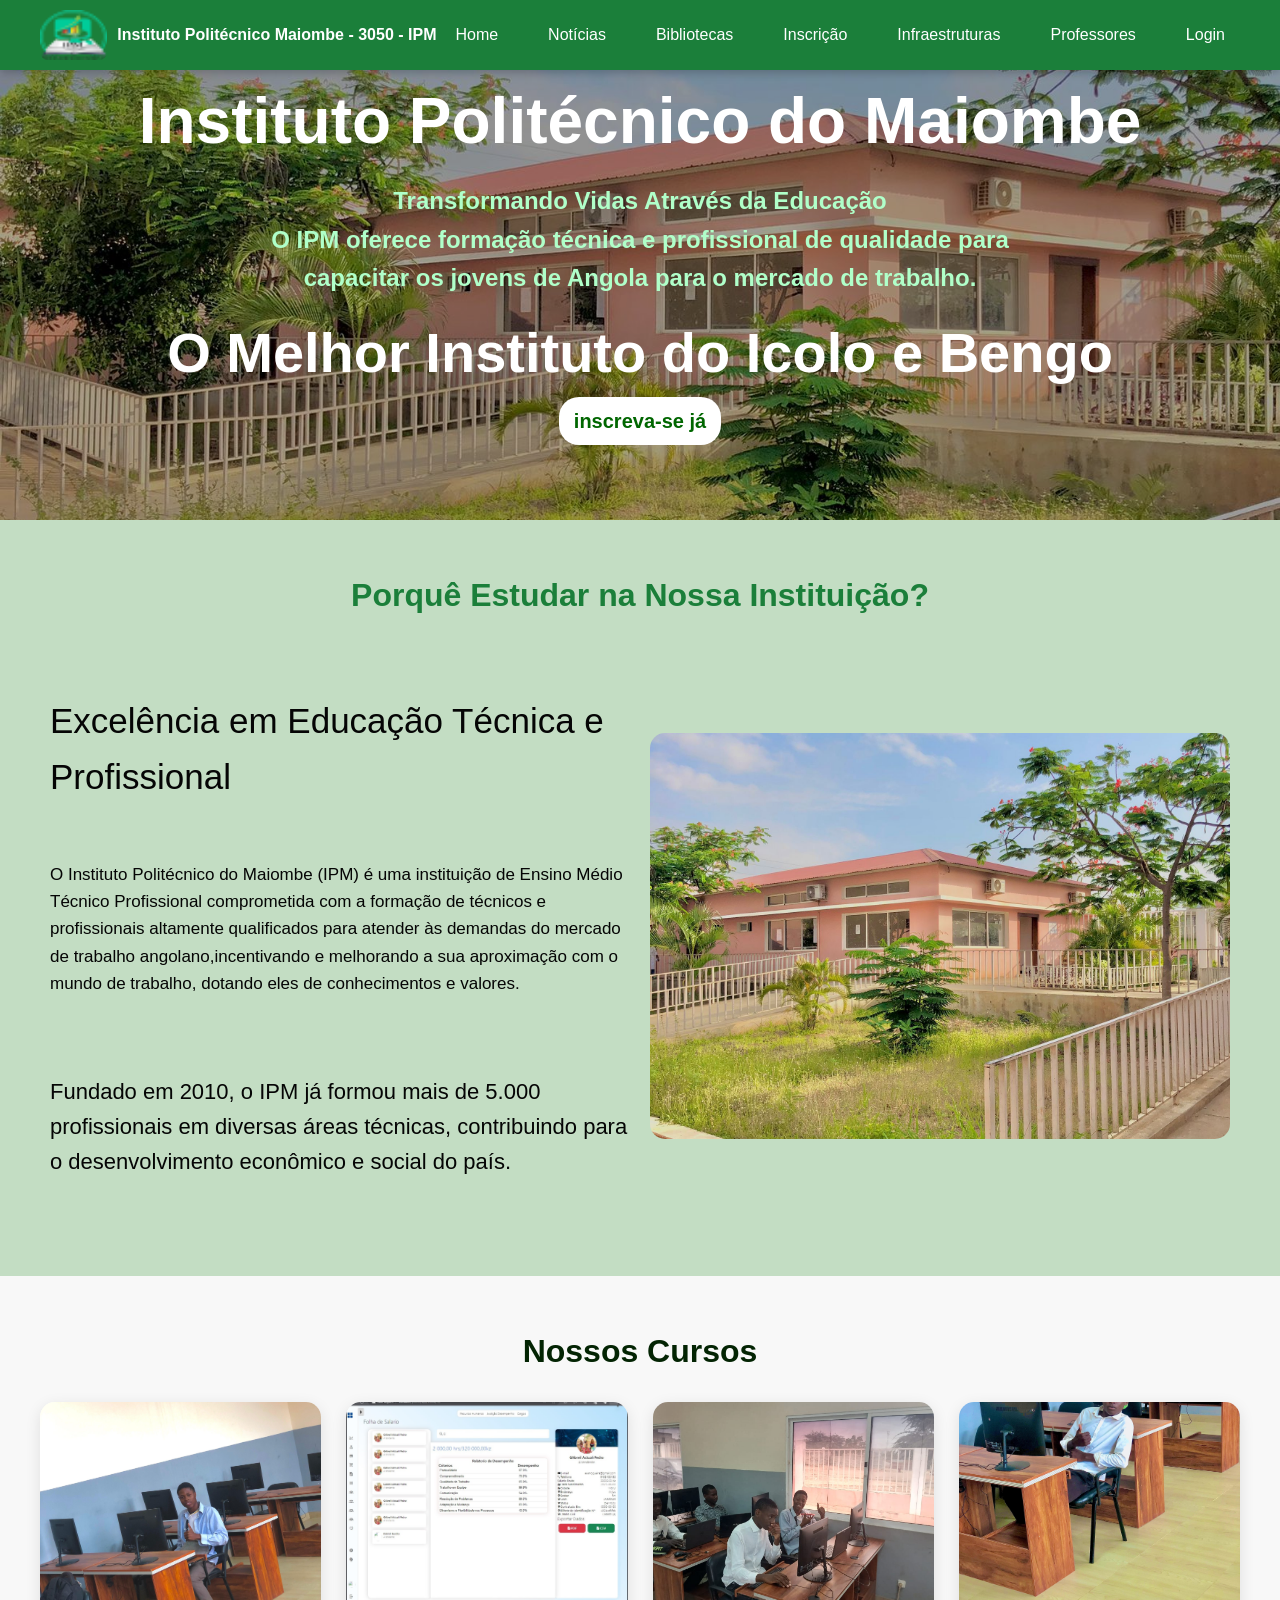
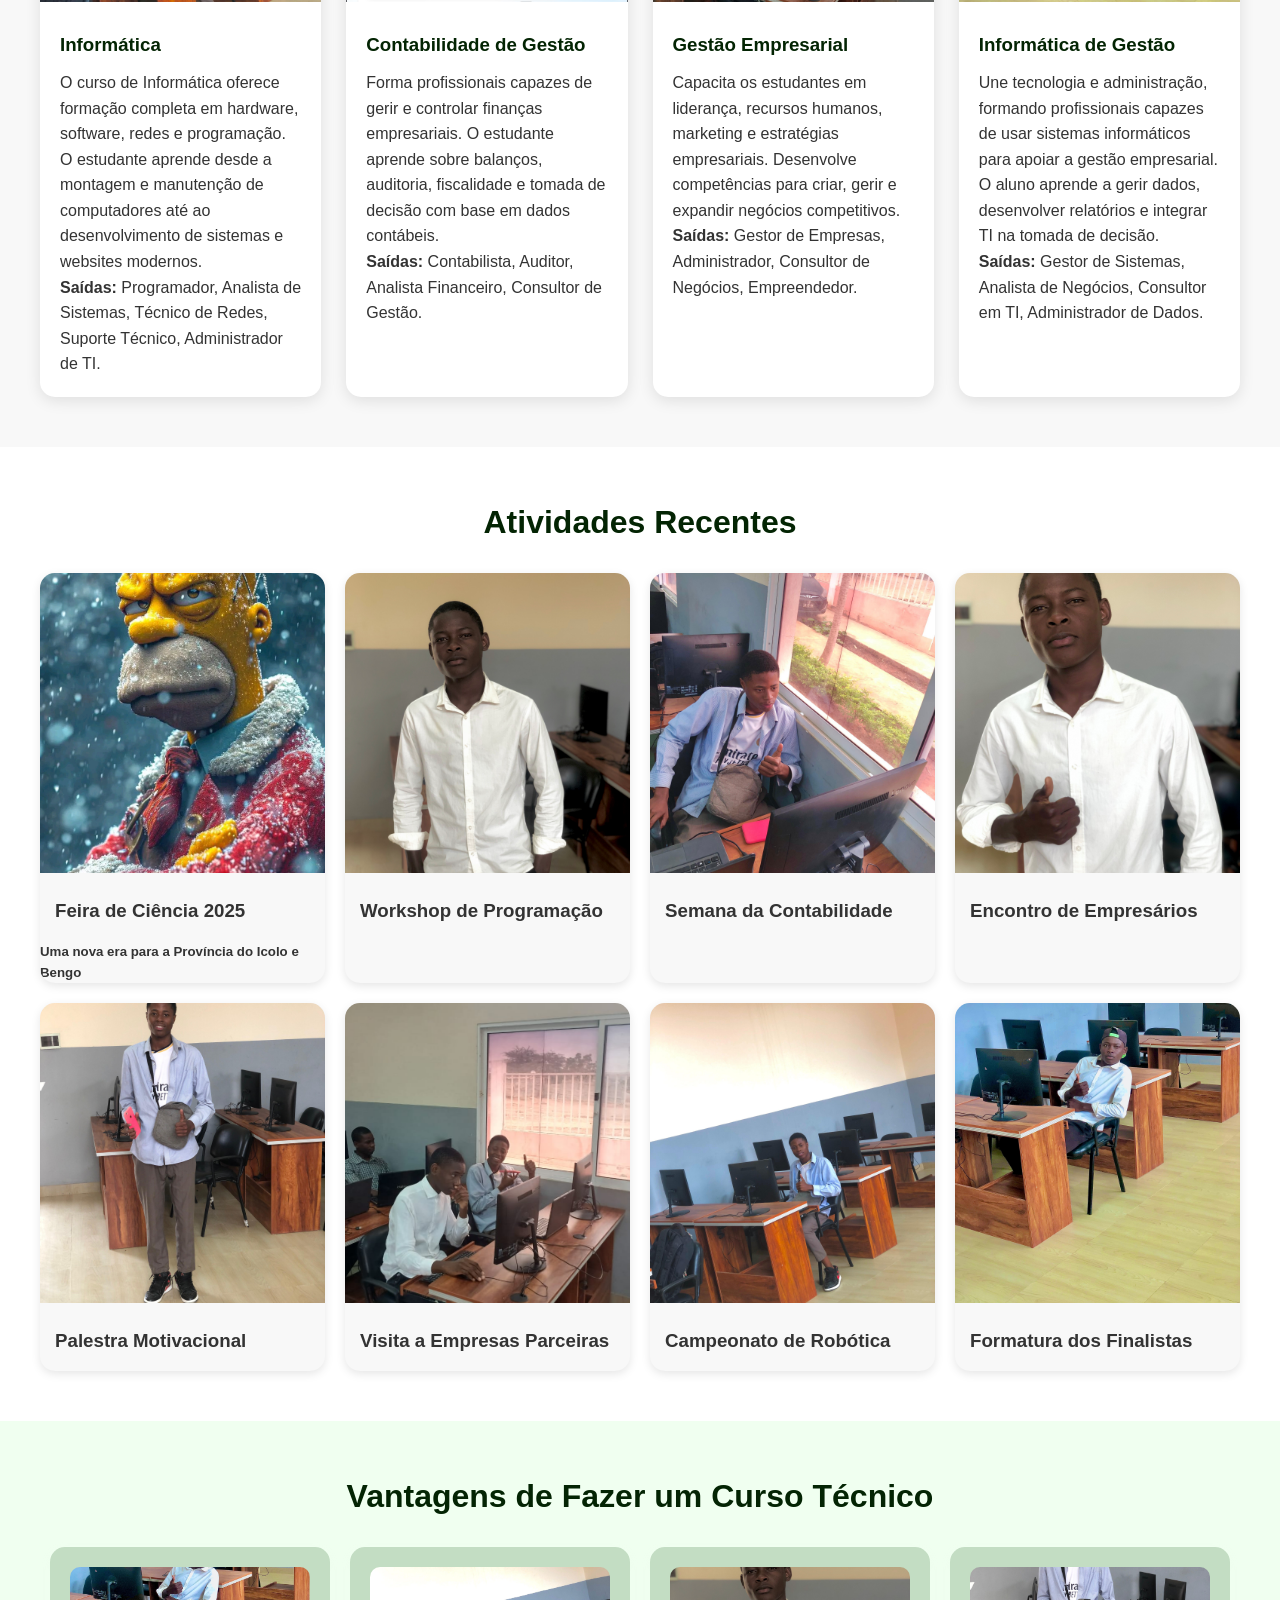
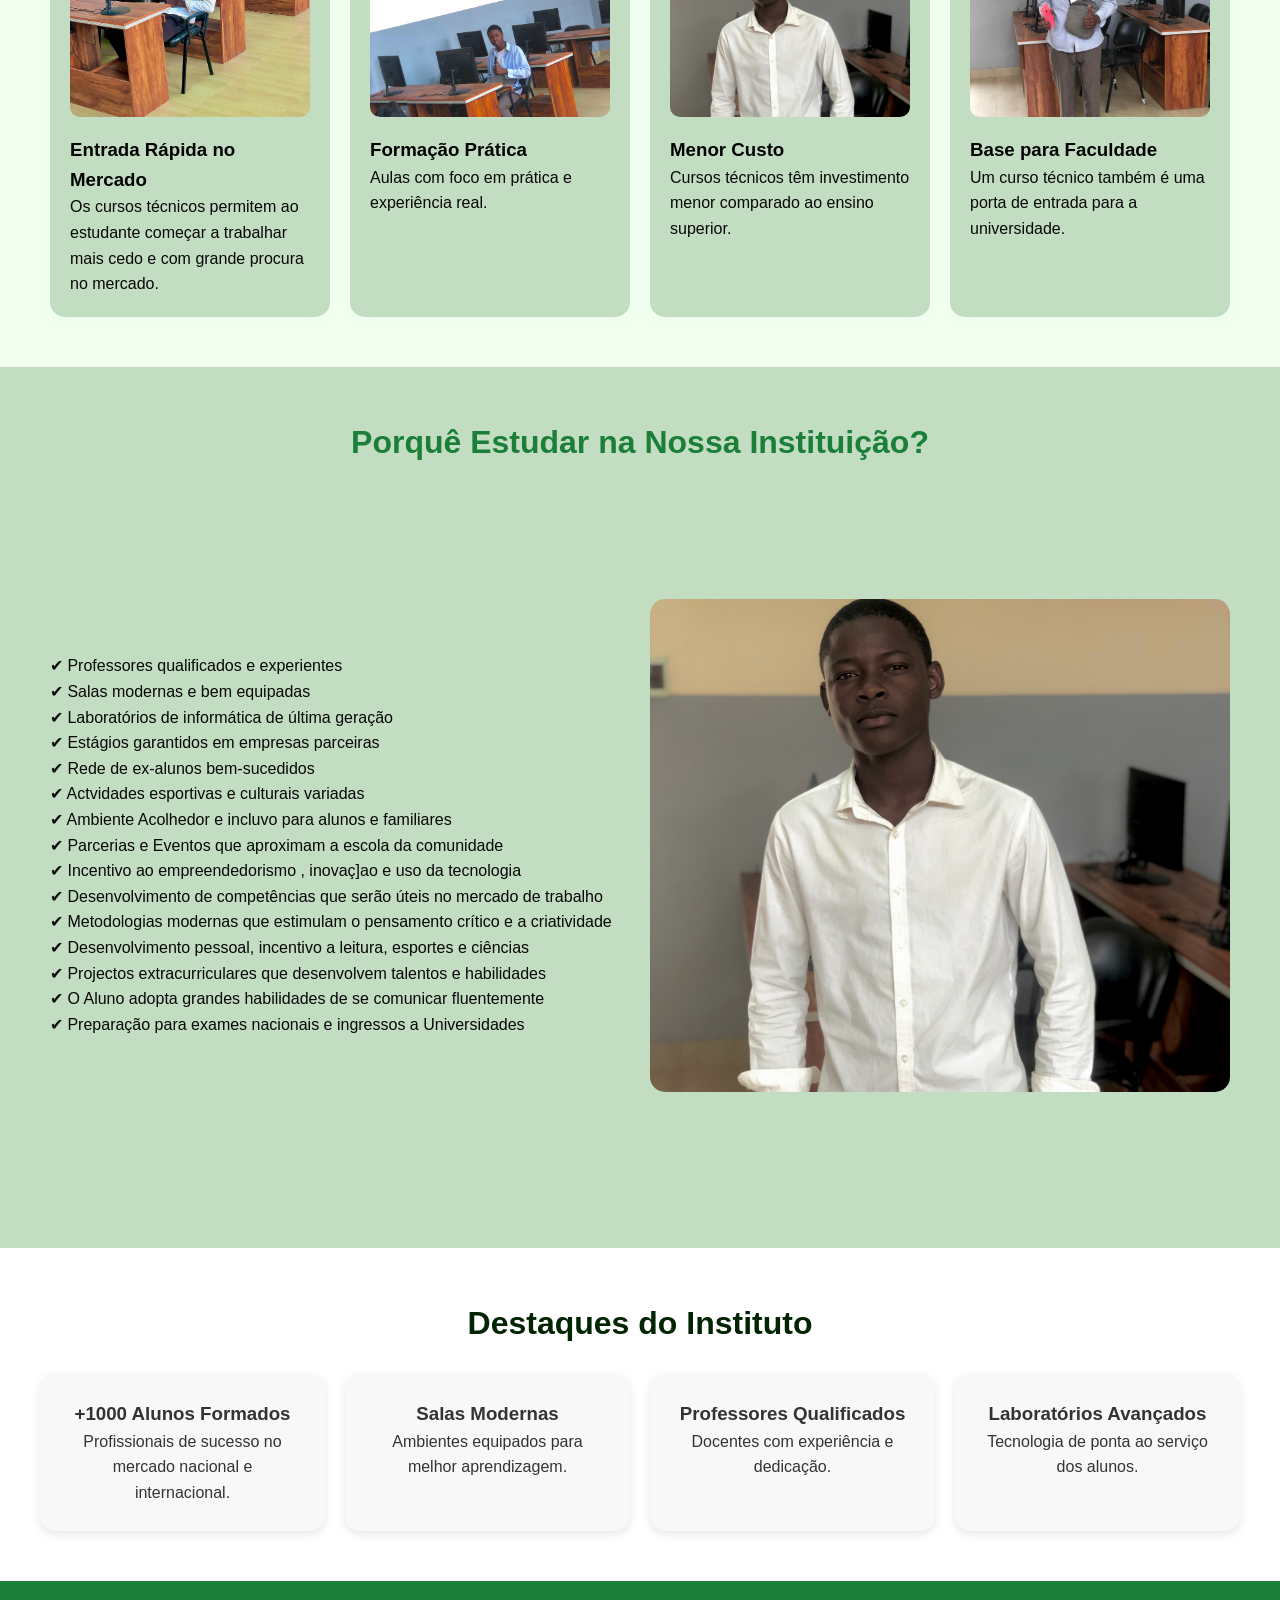
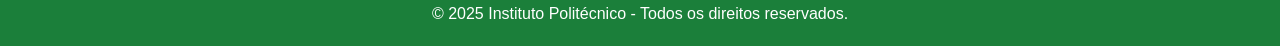
<file: site/public/views/home/index.html>
<!DOCTYPE html>
<html lang="pt">
<head>
  <meta charset="UTF-8">
  <title>Instituto Politécnico - Página Inicial</title>
  <style>
    *{margin:0;padding:0;
      box-sizing:border-box;
      font-family:Arial, Helvetica, sans-serif;}

    body{background:#ffffff;
      color:#333;
      line-height:1.6;}

    h2{color:#032403;
      text-align:center;
      margin-bottom:25px;font-size:2em;}
  /* HEADER */
    header{background:#1b7f3a;color:#fff;padding:10px 40px;position:sticky;top:0;z-index:1000;box-shadow:0 3px 8px rgba(0,0,0,0.2);display:flex;align-items:center;justify-content:space-between;}
    header .logo{display:flex;align-items:center;gap:10px;}
    header .logo img{height:50px;border-radius:8px;}
    header .logo h1{font-size:1.0em;}
    nav{display:flex;gap:20px;flex-wrap:wrap;}
    nav a{color:#fff;text-decoration:none;padding:8px 15px;border-radius:20px;transition:0.3s;}
    nav a:hover{background:#fff;color:#1b7f3a;}

     /* SLIDER */

    .slider{width:100%;height:450px;position:relative;overflow:hidden;}
    
    .slider img{width:100%;
      height:100%;
      object-fit:cover;
      position: absolute;
      opacity: 0;
  transition: opacity 2s ease-in-out; /* deixei mais lento e suave */
    }
    .slider img.active{
      display:block;
      opacity: 1;
  z-index: 1;
    }

    .slider .overlay {
  position:absolute;
  top:0;
  left:0;
  width:100%;
  height:100%;
  background:rgba(0, 0, 0, 0.295);
  display:flex;
  align-items:center;
  justify-content:left;
  flex-direction:column;
  color:#fff;
  text-align:left;
  z-index: 2; /* 🔥 Isso garante que o texto fica sempre acima */
}

   
    .slider h1{font-size:4.0em;margin-bottom:10px;color:#ffffff;text-align: left;}
  
    .slider h4{font-size:1.5em;margin-bottom:10px;color:#b0ffc9;text-align: center;}
    
 /* span do texto animado */
#slider-text {
  font-size: 3.5em;
  font-weight: bold;
  display: inline-block;
  opacity: 0;
  transform: translateX(100vw); /* começa fora da tela, à direita */
  transition: all 1s ease-out; /* tempo da animação */
}

#slider-text.show {
  opacity: 1;
  transform: translateX(0); /* posição final */
}

    /* CURSOS */
    .cursos{padding:50px 40px;background:#f8f8f8;}
    .cursos-grid{display:grid;grid-template-columns:repeat(auto-fit,minmax(280px,1fr));gap:25px;}
    .curso{background:#fff;border-radius:15px;overflow:hidden;box-shadow:0 4px 15px rgba(0,0,0,0.1);transition:0.3s;}
    .curso:hover{transform:translateY(-8px);box-shadow:25px 20px 35px #c3ddc3;}
    .curso img{width:100%;height:200px;object-fit:cover;}
    .curso-content{padding:20px;}
    .curso-content h3{color:#032403;margin-bottom:10px;}

    /* ATIVIDADES */
    .atividades{padding:50px 40px;background:#fff;}
    .atividades-grid{display:grid;grid-template-columns:repeat(auto-fit,minmax(250px,1fr));gap:20px;}
    .atividade{background:#f8f8f8;border-radius:15px;overflow:hidden;box-shadow:0 3px 10px rgba(0,0,0,0.1);transition:0.3s;}
    .atividade:hover{transform:translateY(-15px);box-shadow:3px 10px 10px #c3ddc3;}
    .atividade img{width:100%;height:300px;object-fit:cover;}
    .atividade div{padding:15px;}

    /* VANTAGENS */
    .vantagens{padding:50px;background:#f0fff0;}
    .vantagens-list{display:grid;grid-template-columns:repeat(auto-fit,minmax(250px,1fr));gap:20px;}
    .vantagem{background:#c3ddc3;padding:20px;border-radius:15px;box-shadow:0 3px 10px rgba(235, 231, 231, 0.1);}
    .vantagem img{width:100%;height:150px;object-fit:cover;border-radius:10px;margin-bottom:10px;}
    .vantagem h3{color: rgb(2, 2, 2);}
    .vantagem p{color: rgb(7, 7, 7);}

    /* PORQUE ESTUDAR */
    .porque{padding:50px;background:#c3ddc3;color:#070707;}
    .porque-content{display:grid;grid-template-columns:repeat(auto-fit,minmax(220px,1fr));gap:20px;
      align-items:center;}
    .porque p{font-size: 16px;}
    .porque img{width:100%;border-radius:15px;object-fit:cover;height: 70%;}
    .porque h2{color: #1b7f3a}

    /* PORQUE ESTUDAR */
    .porque1{padding:50px;background:#c3ddc3;color:#050505;}
    .porque-content1{display:grid;grid-template-columns:repeat(auto-fit,minmax(220px,1fr));gap:20px;align-items:center;}
    .porque1 img{width:100%;border-radius:15px;object-fit:cover;height: 70%;}
     .porque1 h2{color: #1b7f3a;}


      



    /* DESTAQUES */
    .destaques{padding:50px 40px;background:#fff;text-align:center;}
    .destaques-grid{display:grid;grid-template-columns:repeat(auto-fit,minmax(220px,1fr));gap:20px;}
    .card{background:#f8f8f8;padding:25px;border-radius:15px;box-shadow:0 3px 10px rgba(0,0,0,0.1);}
    .card:hover{background:#e6ffe6;transform:translateY(-5px);}

    /* FOOTER */
    footer{background:#1b7f3a;color:#fff;text-align:center;padding:20px;}


    
    /* RESPONSIVIDADE */
    @media(max-width:768px){
      header{flex-direction:column;align-items:flex-start;}
      header .logo h1{font-size:1em;}
      nav{justify-content:flex-start;gap:10px;}
      .slider{height:300px;}
      .slider h1{font-size:1.5em;}
      .slider h4{font-size:0.9em;}
      .slider span{font-size:1.3em;}
    }

    @media(max-width:480px){
      nav a{padding:6px 10px;font-size:0.85em;}
      .slider{height:220px;}
      .slider h1{font-size:1.2em;}
      .slider h4{font-size:0.9em;}
      .slider span{font-size:1em;}
      .atividade img{height:200px;}
      .vantagem img{height:120px;}
    }

  </style>
</head>
<body>

  <header>
    <div class="logo">
      <img src="../img/logo_ipm.png" alt="Logo">
      <h1>Instituto Politécnico  Maiombe - 3050 - IPM</h1>
    </div>
      <!-- Botão Hamburguer -->
    <div class="hamburger" onclick="toggleMenu()">
      <div></div>
      <div></div>
      <div></div>
    </div>

    <nav id="menu">
      <a href="#">Home</a>
      <a href="../news/index.html">Notícias</a>
      <a href="../library/">Bibliotecas</a>
      <a href="../inscricoes/index.html">Inscrição</a>
      <a href="../infraestrutura/index.html">Infraestruturas</a>
      <a href="../professores/index.html">Professores</a>
      <a href="../auth/index.php">Login</a>
    </nav>
  </header>

  <!-- SLIDER -->
  <div class="slider">
    <img src="../img/foto-imp.jpg" class="active">
    <img src="../img/glenn-carstens-peters-npxXWgQ33ZQ-unsplash2.jpg">
    <img src="../img/modern-equipped-computer-lab_23-2149241200.jpg">
    <img src="../img/eu.JPG">
    <img src="../img/leonelpe.JPG">
    <img src="../img/sala1.JPG">
    <img src="../img/eltonborco.JPG">
    <img src="../img/naescola.JPG">
    <img src="../img/leonelfixe.JPG">
    <img src="../img/eltonfixe.JPG">
 

    <div class="overlay">
      <h1 >Instituto Politécnico do Maiombe</h1>
    <h4>Transformando Vidas Através da Educação <br>
       O IPM oferece formação técnica e profissional de qualidade para<br> capacitar os jovens de Angola para o mercado de trabalho.</h4>
      <span id="slider-text"></span>


<a class="btn-flutuant" 
   href="inscricao.html" 
   style="background:#fff;
          color:#006600;
          text-decoration:none;
          padding:8px 15px;
          border-radius:20px;
          transition:0.3s;
          font-size:20px;
          font-weight:bold;">
  inscreva-se já
</a>

    </div>
  </div>

    <!-- PORQUÊ ESTUDAR -->
  <section class="porque1">
    <h2>Porquê Estudar na Nossa Instituição?</h2>
    <div class="porque-content1">
      <div>
        <p style="font-size: 35px;">Excelência em Educação Técnica e Profissional <br> <br>
          <p style="font-size: 17px;font-family: Arial, Helvetica, sans-serif;">O Instituto Politécnico do Maiombe (IPM) é uma instituição de Ensino Médio Técnico Profissional comprometida com a formação de técnicos e profissionais altamente qualificados para atender às demandas do mercado de trabalho angolano,incentivando e melhorando a sua aproximação com o mundo de trabalho, dotando eles de conhecimentos e valores.</p>
<br><br><br>
<p style="font-size: 22px;">Fundado em 2010, o IPM já formou mais de 5.000 profissionais em diversas áreas técnicas, contribuindo para o desenvolvimento econômico e social do país.</p>

</p>
   
      </div>
      <img src="../img/foto-IMP2.jpg">
    </div>
  </section>

  <!-- CURSOS -->
  <section class="cursos">
    <h2>Nossos Cursos</h2>
    <div class="cursos-grid">
      <div class="curso">
        <img src="../img/sala.JPG">
        <div class="curso-content">
          <h3>Informática</h3>
          <p>O curso de Informática oferece formação completa em hardware, software, redes e programação. O estudante aprende desde a montagem e manutenção de computadores até ao desenvolvimento de sistemas e websites modernos. </p>
          <p><b>Saídas:</b> Programador, Analista de Sistemas, Técnico de Redes, Suporte Técnico, Administrador de TI.</p>
        </div>
      </div>
      <div class="curso">
        <img src="../img/contabilista.JPG">
        <div class="curso-content">
          <h3>Contabilidade de Gestão</h3>
          <p>Forma profissionais capazes de gerir e controlar finanças empresariais. O estudante aprende sobre balanços, auditoria, fiscalidade e tomada de decisão com base em dados contábeis.</p>
          <p><b>Saídas:</b> Contabilista, Auditor, Analista Financeiro, Consultor de Gestão.</p>
        </div>
      </div>
      <div class="curso">
        <img src="../img/naescola.JPG">
        <div class="curso-content">
          <h3>Gestão Empresarial</h3>
          <p>Capacita os estudantes em liderança, recursos humanos, marketing e estratégias empresariais. Desenvolve competências para criar, gerir e expandir negócios competitivos.</p>
          <p><b>Saídas:</b> Gestor de Empresas, Administrador, Consultor de Negócios, Empreendedor.</p>
        </div>
      </div>
      <div class="curso">
        <img src="../img/sala1.JPG">
        <div class="curso-content">
          <h3>Informática de Gestão</h3>
          <p>Une tecnologia e administração, formando profissionais capazes de usar sistemas informáticos para apoiar a gestão empresarial. O aluno aprende a gerir dados, desenvolver relatórios e integrar TI na tomada de decisão.</p>
          <p><b>Saídas:</b> Gestor de Sistemas, Analista de Negócios, Consultor em TI, Administrador de Dados.</p>
        </div>
      </div>
    </div>
  </section>

  <!-- ATIVIDADES RECENTES -->
  <section class="atividades">
    <h2>Atividades Recentes</h2>
    <div class="atividades-grid">
      <div class="atividade"><img src="../img/1714333690313.jpg">
        <div><h3>Feira de Ciência 2025</h3></div>
        <h5>Uma nova era para a Província do Icolo e Bengo</h5>
    </div>
      <div class="atividade"><img src="../img/eltonborco.JPG"><div><h3>Workshop de Programação</h3></div></div>
      <div class="atividade"><img src="../img/leonelfixe.JPG"><div><h3>Semana da Contabilidade</h3></div></div>
      <div class="atividade"><img src="../img/eu.JPG"><div><h3>Encontro de Empresários</h3></div></div>
      <div class="atividade"><img src="../img/leonelpe.JPG"><div><h3>Palestra Motivacional</h3></div></div>
      <div class="atividade"><img src="../img/naescola.JPG"><div><h3>Visita a Empresas Parceiras</h3></div></div>
      <div class="atividade"><img src="../img/sala.JPG"><div><h3>Campeonato de Robótica</h3></div></div>
      <div class="atividade"><img src="../img/sala1.JPG"><div><h3>Formatura dos Finalistas</h3></div></div>
    </div>
  </section>

  <!-- VANTAGENS -->
  <section class="vantagens">
    <h2>Vantagens de Fazer um Curso Técnico</h2>
    <div class="vantagens-list">
      <div class="vantagem"><img src="../img/sala1.JPG"><h3>Entrada Rápida no Mercado</h3><p>Os cursos técnicos permitem ao estudante começar a trabalhar mais cedo e com grande procura no mercado.</p></div>
      <div class="vantagem"><img src="../img/sala.JPG"><h3>Formação Prática</h3><p>Aulas com foco em prática e experiência real.</p></div>
      <div class="vantagem"><img src="../img/eltonborco.JPG"><h3>Menor Custo</h3><p>Cursos técnicos têm investimento menor comparado ao ensino superior.</p></div>
      <div class="vantagem"><img src="../img/leonelpe.JPG"><h3>Base para Faculdade</h3><p>Um curso técnico também é uma porta de entrada para a universidade.</p></div>
    </div>
  </section>

  <!-- PORQUÊ ESTUDAR -->
  <section class="porque">
    <h2>Porquê Estudar na Nossa Instituição?</h2>
    <div class="porque-content">
      <div>
        <p>✔ Professores qualificados e experientes</p>
        <p>✔ Salas modernas e bem equipadas</p>
        <p>✔ Laboratórios de informática de última geração</p>
        <p>✔ Estágios garantidos em empresas parceiras</p>
        <p>✔ Rede de ex-alunos bem-sucedidos</p>
        <p>✔ Actvidades esportivas e culturais variadas</p>
        <p>✔ Ambiente Acolhedor e incluvo para alunos e familiares </p>
        <p>✔ Parcerias e Eventos que aproximam a escola da comunidade</p>
        <p>✔ Incentivo ao empreendedorismo , inovaç]ao e uso da tecnologia</p>
        <p>✔ Desenvolvimento de competências que serão úteis no mercado de trabalho</p>
        <p>✔ Metodologias modernas que estimulam o pensamento crítico e a criatividade</p>
        <p>✔ Desenvolvimento pessoal, incentivo a leitura, esportes e ciências</p>
        <p>✔ Projectos extracurriculares que desenvolvem talentos e habilidades</p>
        <p>✔ O Aluno adopta grandes habilidades de se comunicar fluentemente</p>
        <p>✔ Preparação para exames nacionais e ingressos a Universidades</p>
      </div>
      <img src="../img/eltonborco.JPG">
    </div>
  </section>

  <!-- DESTAQUES -->
  <section class="destaques">
    <h2>Destaques do Instituto</h2>
    <div class="destaques-grid">
      <div class="card"><h3>+1000 Alunos Formados</h3><p>Profissionais de sucesso no mercado nacional e internacional.</p></div>
      <div class="card"><h3>Salas Modernas</h3><p>Ambientes equipados para melhor aprendizagem.</p></div>
      <div class="card"><h3>Professores Qualificados</h3><p>Docentes com experiência e dedicação.</p></div>
      <div class="card"><h3>Laboratórios Avançados</h3><p>Tecnologia de ponta ao serviço dos alunos.</p></div>
    </div>
  </section>
  
  <footer>
    <p>&copy; 2025 Instituto Politécnico - Todos os direitos reservados.</p>
  </footer>


  <script>
  // SLIDER AUTOMÁTICO
  const slides = document.querySelectorAll(".slider img");
  const texts = [
    "O Melhor Instituto do Icolo e Bengo",
    "Excelência em Educação Técnica",
    "Professores Qualificados",
    "Laboratórios Modernos",
    "Estágios Garantidos",
    "Alunos Preparados para o Futuro"
  ];
  const textElement = document.getElementById("slider-text");
  let index = 0;
  let textIndex = 0;

  function showSlide(n) {
    slides.forEach((img, i) => img.classList.toggle("active", i === n));
  }

  function nextSlide() {
    index = (index + 1) % slides.length;
    showSlide(index);

    // remover a classe pra resetar animação
    textElement.classList.remove("show");

    // esperar um pouco e trocar o texto
    setTimeout(() => {
      textIndex = (textIndex + 1) % texts.length;
      textElement.textContent = texts[textIndex];
      textElement.classList.add("show");
    }, 200);
  }

  // inicializar
  showSlide(index);
  textElement.textContent = texts[textIndex];
  textElement.classList.add("show");

  setInterval(nextSlide, 5000);
</script>

</body>
</html>
</file>
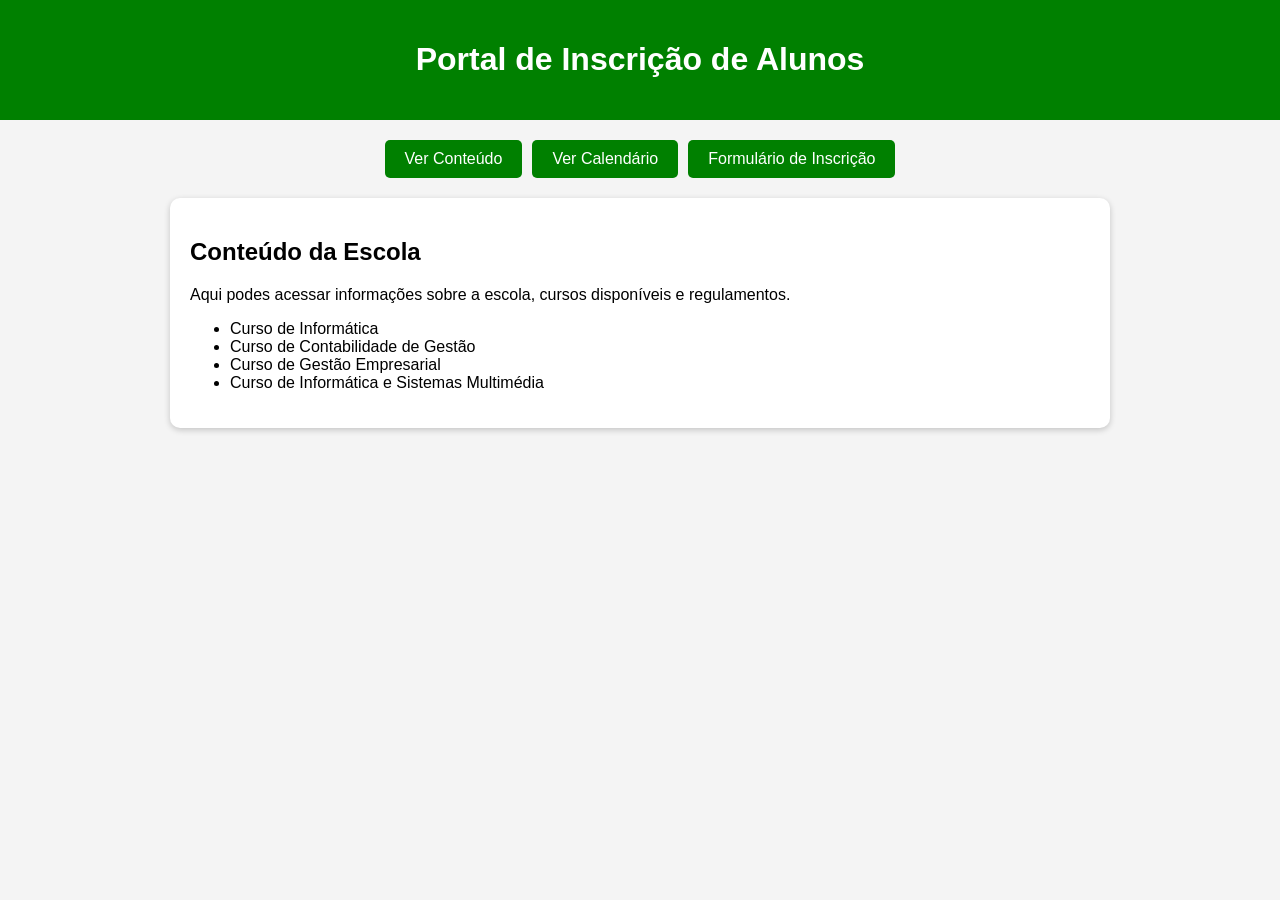
<file: site/public/views/inscricoes/index.html>
<!DOCTYPE html>
<html lang="pt">
<head>
  <meta charset="UTF-8">
  <meta name="viewport" content="width=device-width, initial-scale=1.0">
  <title>Inscrições - Escola</title>
  <style>
    body {
      font-family: Arial, sans-serif;
      margin: 0;
      padding: 0;
      background: #f4f4f4;
    }
    header {
      background: green;
      color: white;
      text-align: center;
      padding: 20px;
    }
    nav {
      display: flex;
      justify-content: center;
      gap: 10px;
      margin: 20px 0;
    }
    nav button {
      padding: 10px 20px;
      border: none;
      border-radius: 5px;
      background: #008000;
      color: white;
      font-size: 16px;
      cursor: pointer;
      transition: 0.3s;
    }
    nav button:hover {
      background: #005500;
    }
    .section {
      display: none;
      padding: 20px;
      background: white;
      margin: 10px auto;
      max-width: 900px;
      border-radius: 10px;
      box-shadow: 0 2px 6px rgba(0,0,0,0.2);
    }
    .active {
      display: block;
    }
    form {
      display: grid;
      gap: 15px;
    }
    label {
      font-weight: bold;
    }
    input, select {
      width: 100%;
      padding: 8px;
      border: 1px solid #ccc;
      border-radius: 5px;
    }
    .calendar {
      display: grid;
      grid-template-columns: repeat(7, 1fr);
      gap: 5px;
      text-align: center;
    }
    .day {
      padding: 20px;
      background: #e8ffe8;
      border-radius: 5px;
    }
    .day.header {
      font-weight: bold;
      background: #c0ffc0;
    }
    button.submit {
      background: green;
      color: white;
      font-size: 16px;
      padding: 10px;
      border: none;
      border-radius: 5px;
      cursor: pointer;
    }
    button.submit:hover {
      background: darkgreen;
    }
  </style>
</head>
<body>

  <header>
    <h1>Portal de Inscrição de Alunos</h1>
  </header>

  <nav>
    <button onclick="showSection('conteudo')">Ver Conteúdo</button>
    <button onclick="showSection('calendario')">Ver Calendário</button>
    <button onclick="showSection('inscricao')">Formulário de Inscrição</button>
  </nav>

  <!-- Conteúdo -->
  <section id="conteudo" class="section active">
    <h2>Conteúdo da Escola</h2>
    <p>Aqui podes acessar informações sobre a escola, cursos disponíveis e regulamentos.</p>
    <ul>
      <li>Curso de Informática</li>
      <li>Curso de Contabilidade de Gestão</li>
      <li>Curso de Gestão Empresarial</li>
      <li>Curso de Informática e Sistemas Multimédia</li>
    </ul>
  </section>

  <!-- Calendário -->
  <section id="calendario" class="section">
    <h2>Calendário de Actividades</h2>
    <div class="calendar">
      <div class="day header">Dom</div>
      <div class="day header">Seg</div>
      <div class="day header">Ter</div>
      <div class="day header">Qua</div>
      <div class="day header">Qui</div>
      <div class="day header">Sex</div>
      <div class="day header">Sáb</div>
      <div class="day">1</div>
      <div class="day">2</div>
      <div class="day">3</div>
      <div class="day">4</div>
      <div class="day">5</div>
      <div class="day">6</div>
      <div class="day">7</div>
      <div class="day">8</div>
      <div class="day">9</div>
      <div class="day">10</div>
      <!-- podes continuar preenchendo o calendário -->
    </div>
  </section>

  <!-- Inscrição -->
  <section id="inscricao" class="section">
    <h2>Formulário de Inscrição</h2>
    <form id="formInscricao">
      <label>Nome Completo</label>
      <input type="text" required>

      <label>Identificação (BI/Passaporte)</label>
      <input type="text" required>

      <label>Gênero</label>
      <select required>
        <option value="">Selecione</option>
        <option>Masculino</option>
        <option>Feminino</option>
      </select>

      <label>Data de Nascimento</label>
      <input type="date" required>

      <label>Nacionalidade</label>
      <input type="text" required>

      <label>Município de Residência</label>
      <input type="text" required>

      <label>Telefone</label>
      <input type="tel" required>

      <label>Escola Anterior</label>
      <input type="text" required>

      <label>Média</label>
      <input type="number" step="0.01" required>

      <label>Ano de Conclusão</label>
      <input type="number" required>

      <label>1ª Opção de Curso</label>
      <input type="text" required>

      <label>2ª Opção de Curso</label>
      <input type="text" required>

      <label>Upload do BI (PDF)</label>
      <input type="file" accept=".pdf" required>

      <label>Upload do Certificado (PDF)</label>
      <input type="file" accept=".pdf" required>

      <button type="submit" class="submit">Enviar Inscrição</button>
    </form>
  </section>

  <script>
    function showSection(id) {
      document.querySelectorAll('.section').forEach(sec => sec.classList.remove('active'));
      document.getElementById(id).classList.add('active');
    }

    document.getElementById('formInscricao').addEventListener('submit', function(e) {
      e.preventDefault();
      alert("Inscrição enviada com sucesso!");
    });
  </script>

</body>
</html>
</file>
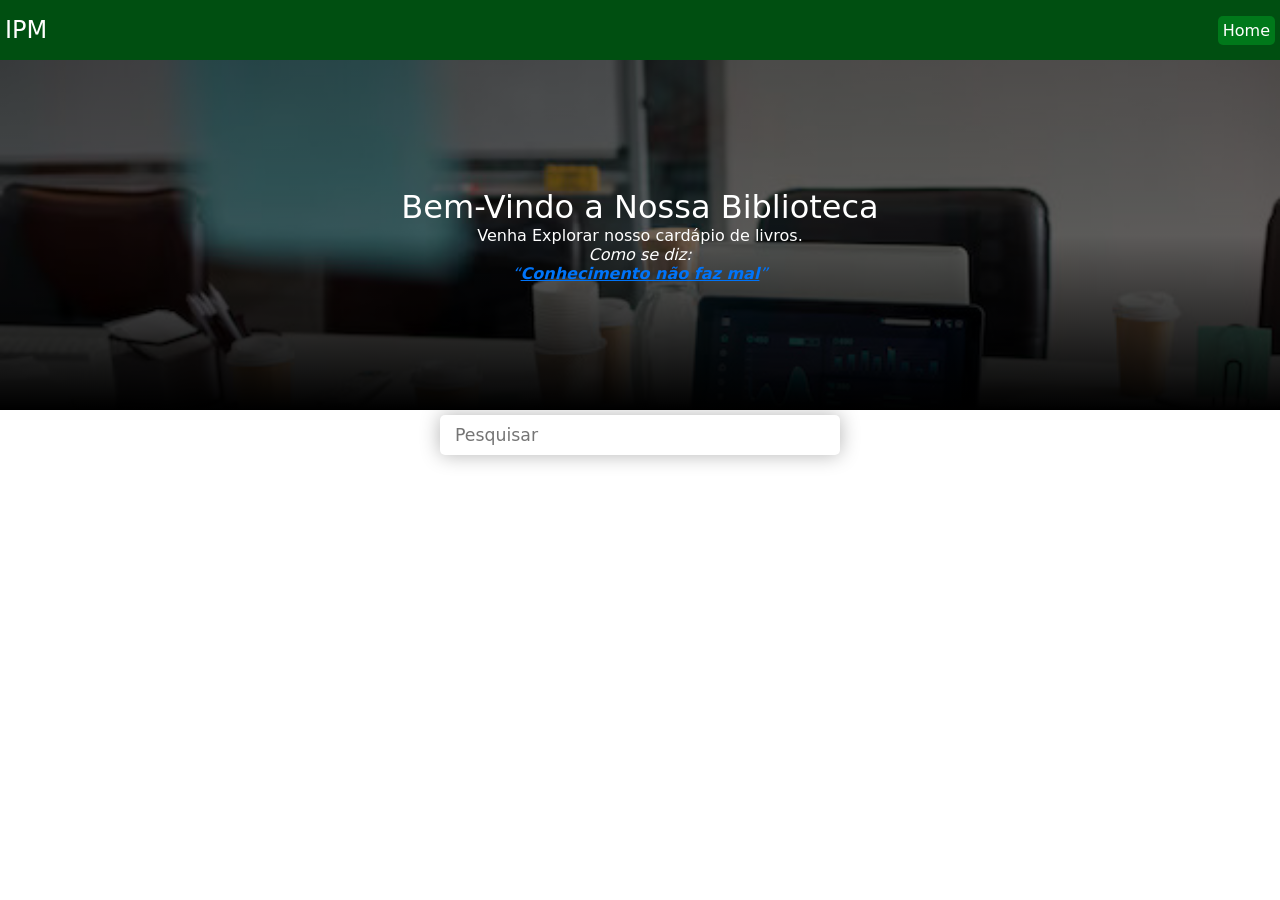
<file: site/public/views/library/index.html>
<!DOCTYPE html>
<html lang="en">
<head>
    <meta charset="UTF-8">
    <meta name="viewport" content="width=device-width, initial-scale=1.0">
    <title>Biblioteca</title>

    <link rel="stylesheet" href="../../../assets/_css/library/style.css">
    <link rel="stylesheet" href="../../../assets/_css/library/readbook-container.css">
</head>
<body>
    <nav>
        <h1>IPM</h1>
        <div>
            <a href="../home/index.html">Home</a>
          
        </div>
    </nav>
    <header>
        <div class="card-header">
            <div>
                <h1>Bem-Vindo a Nossa Biblioteca</h1>
                <p>
                    Venha Explorar nosso cardápio de livros. <br>
                    <em>Como se diz: <br> <q><ins>Conhecimento não faz mal</ins></q></em>
                </p>
            </div>
        </div>
    </header>
    <main>
        <div class="search-book">
            <div class="card">
                <span class="mdi mdi-magnify"></span>
                <input type="text" placeholder="Pesquisar" id="search">
            </div>
        </div>
        <section id="lista-livros">
        </section>
       
    </main>

    <script src="../../../assets/_js/library/script.js" defer></script>
</body>
</html>

<!--
    <section class="readbook-container">
        <div class="card">
            <object data="cartilha-seguranca-internet.pdf" type=""></object>
        </div>

    </section>
    -->
</file>
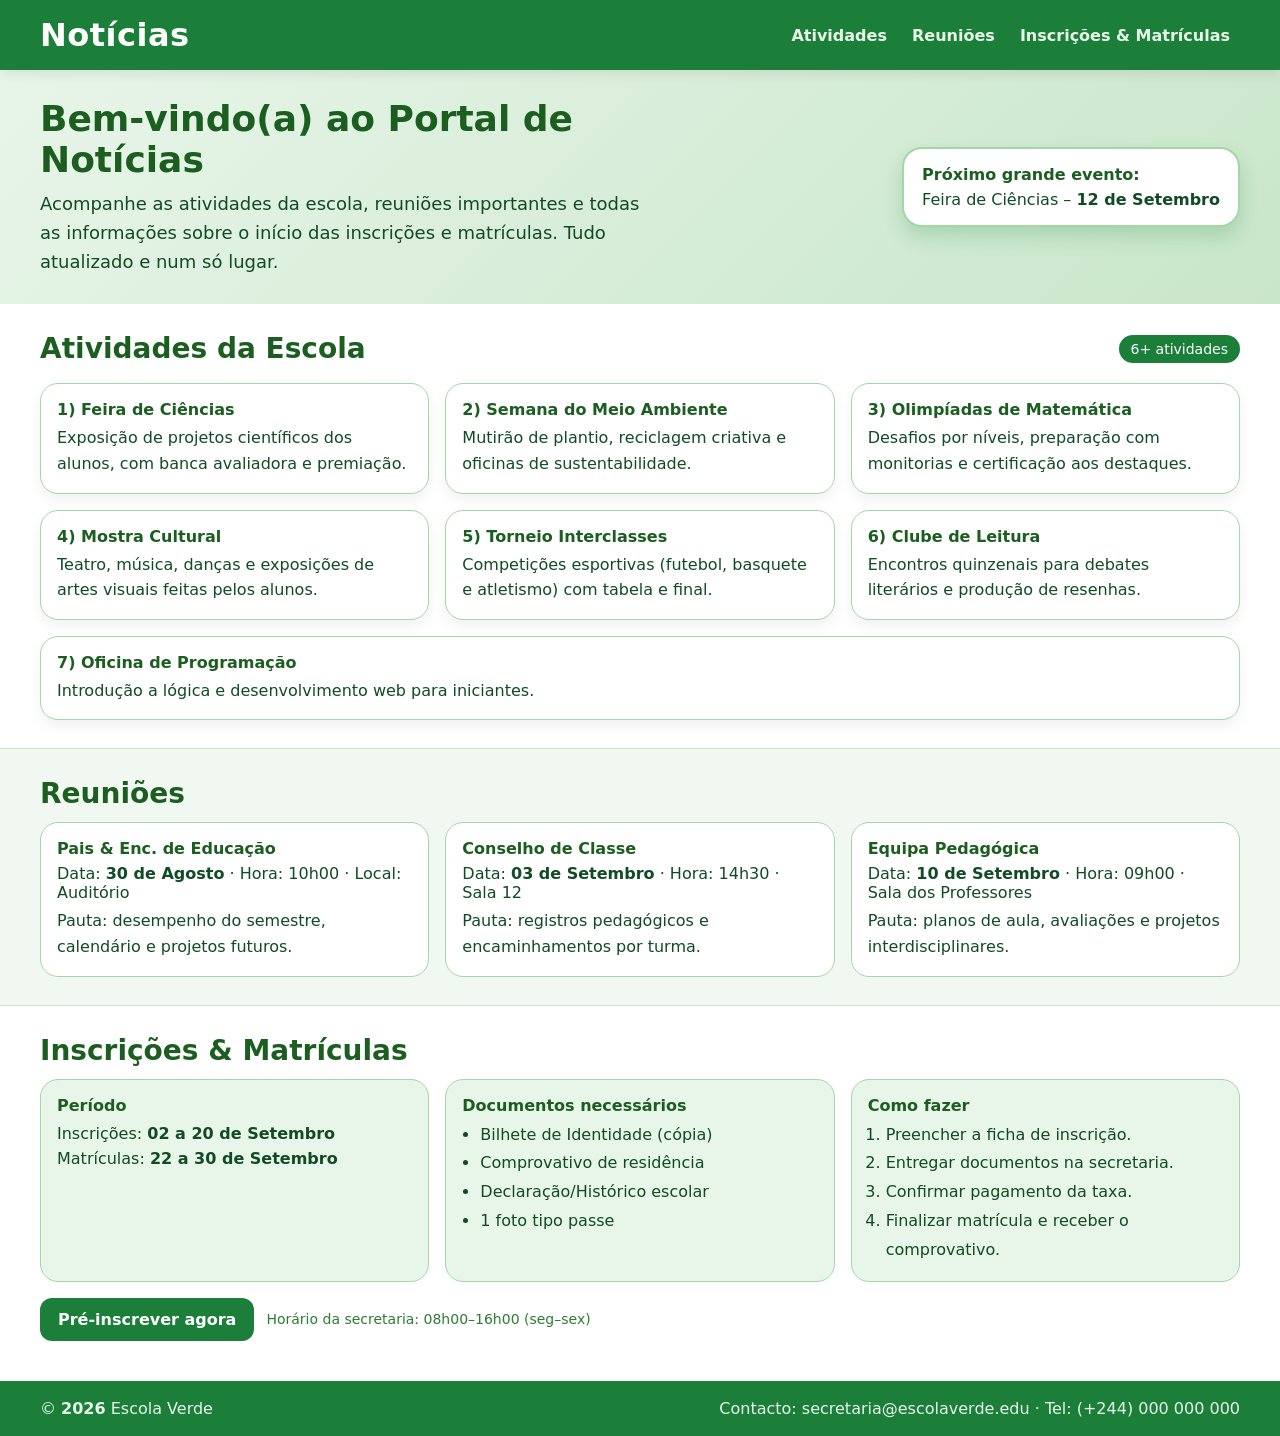
<file: site/public/views/news/index.html>
<!DOCTYPE html>
<html lang="pt">
<head>
  <meta charset="utf-8" />
  <meta name="viewport" content="width=device-width, initial-scale=1" />
  <title>Página de Notícias </title>
</head>
<body style="margin:0; font-family: system-ui, -apple-system, Segoe UI, Roboto, Ubuntu, Cantarell, Noto Sans, Helvetica, Arial, 'Apple Color Emoji', 'Segoe UI Emoji'; background:#ffffff; color:#114b25;">
  <!-- Header -->
  <header style="position:sticky; top:0; z-index:10; background:#1b7f3a; color:#fff; box-shadow:0 4px 12px rgba(0,0,0,.08);">
    <div style="max-width:1200px; margin:0 auto; display:flex; align-items:center; justify-content:space-between; padding:16px 20px;">
      <h1 style="margin:0; font-size:clamp(20px, 3.5vw, 32px); letter-spacing:.5px;"> Notícias</h1>
      <nav aria-label="principal">
        <a href="#atividades" style="color:#e8f5e9; text-decoration:none; margin:0 10px; font-weight:600;">Atividades</a>
        <a href="#reunioes" style="color:#e8f5e9; text-decoration:none; margin:0 10px; font-weight:600;">Reuniões</a>
        <a href="#inscricoes" style="color:#e8f5e9; text-decoration:none; margin:0 10px; font-weight:600;">Inscrições & Matrículas</a>
      </nav>
    </div>
  </header>

  <!-- Hero / Destaque -->
  <section style="background:linear-gradient(135deg, #e8f5e9 0%, #c8e6c9 100%);">
    <div style="max-width:1200px; margin:0 auto; padding:28px 20px; display:flex; align-items:center; gap:20px; flex-wrap:wrap;">
      <div style="flex:1 1 320px; min-width:260px;">
        <h2 style="margin:0 0 10px 0; font-size:clamp(22px, 4vw, 36px); color:#1b5e20;">Bem‑vindo(a) ao Portal de Notícias</h2>
        <p style="margin:0; line-height:1.6; font-size:clamp(14px, 2.2vw, 18px);">Acompanhe as atividades da escola, reuniões importantes e todas as informações sobre o início das inscrições e matrículas. Tudo atualizado e num só lugar.</p>
      </div>
      <div style="flex:1 1 280px; min-width:240px; display:flex; justify-content:flex-end;">
        <div style="background:#fff; border-radius:20px; padding:16px 18px; box-shadow:0 10px 20px rgba(27,127,58,.2); border:2px solid #a5d6a7; max-width:380px;">
          <p style="margin:0; font-weight:700; color:#1b5e20;">Próximo grande evento:</p>
          <p style="margin:6px 0 0 0;">Feira de Ciências – <strong>12 de Setembro</strong></p>
        </div>
      </div>
    </div>
  </section>

  <!-- Atividades -->
  <section id="atividades" style="max-width:1200px; margin:0 auto; padding:28px 20px;">
    <div style="display:flex; align-items:center; justify-content:space-between; gap:12px; flex-wrap:wrap;">
      <h3 style="margin:0; font-size:clamp(18px, 3vw, 28px); color:#1b5e20;">Atividades da Escola</h3>
      <div style="display:flex; gap:10px;">
        <span style="background:#1b7f3a; color:#fff; border-radius:999px; padding:6px 12px; font-size:14px;">6+ atividades</span>
      </div>
    </div>

    <div style="margin-top:18px; display:flex; flex-wrap:wrap; gap:16px;">
      <!-- Card -->
      <article style="flex:1 1 280px; min-width:260px; background:#ffffff; border:1.5px solid #a5d6a7; border-radius:18px; padding:16px; box-shadow:0 6px 14px rgba(0,0,0,.06);">
        <h4 style="margin:0 0 6px 0; color:#1b5e20;">1) Feira de Ciências</h4>
        <p style="margin:0; line-height:1.6;">Exposição de projetos científicos dos alunos, com banca avaliadora e premiação.</p>
      </article>

      <article style="flex:1 1 280px; min-width:260px; background:#ffffff; border:1.5px solid #a5d6a7; border-radius:18px; padding:16px; box-shadow:0 6px 14px rgba(0,0,0,.06);">
        <h4 style="margin:0 0 6px 0; color:#1b5e20;">2) Semana do Meio Ambiente</h4>
        <p style="margin:0; line-height:1.6;">Mutirão de plantio, reciclagem criativa e oficinas de sustentabilidade.</p>
      </article>

      <article style="flex:1 1 280px; min-width:260px; background:#ffffff; border:1.5px solid #a5d6a7; border-radius:18px; padding:16px; box-shadow:0 6px 14px rgba(0,0,0,.06);">
        <h4 style="margin:0 0 6px 0; color:#1b5e20;">3) Olimpíadas de Matemática</h4>
        <p style="margin:0; line-height:1.6;">Desafios por níveis, preparação com monitorias e certificação aos destaques.</p>
      </article>

      <article style="flex:1 1 280px; min-width:260px; background:#ffffff; border:1.5px solid #a5d6a7; border-radius:18px; padding:16px; box-shadow:0 6px 14px rgba(0,0,0,.06);">
        <h4 style="margin:0 0 6px 0; color:#1b5e20;">4) Mostra Cultural</h4>
        <p style="margin:0; line-height:1.6;">Teatro, música, danças e exposições de artes visuais feitas pelos alunos.</p>
      </article>

      <article style="flex:1 1 280px; min-width:260px; background:#ffffff; border:1.5px solid #a5d6a7; border-radius:18px; padding:16px; box-shadow:0 6px 14px rgba(0,0,0,.06);">
        <h4 style="margin:0 0 6px 0; color:#1b5e20;">5) Torneio Interclasses</h4>
        <p style="margin:0; line-height:1.6;">Competições esportivas (futebol, basquete e atletismo) com tabela e final.</p>
      </article>

      <article style="flex:1 1 280px; min-width:260px; background:#ffffff; border:1.5px solid #a5d6a7; border-radius:18px; padding:16px; box-shadow:0 6px 14px rgba(0,0,0,.06);">
        <h4 style="margin:0 0 6px 0; color:#1b5e20;">6) Clube de Leitura</h4>
        <p style="margin:0; line-height:1.6;">Encontros quinzenais para debates literários e produção de resenhas.</p>
      </article>

      <article style="flex:1 1 280px; min-width:260px; background:#ffffff; border:1.5px solid #a5d6a7; border-radius:18px; padding:16px; box-shadow:0 6px 14px rgba(0,0,0,.06);">
        <h4 style="margin:0 0 6px 0; color:#1b5e20;">7) Oficina de Programação</h4>
        <p style="margin:0; line-height:1.6;">Introdução a lógica e desenvolvimento web para iniciantes.</p>
      </article>
    </div>
  </section>

  <!-- Reuniões -->
  <section id="reunioes" style="background:#f1f8f2; border-top:1px solid #c8e6c9; border-bottom:1px solid #c8e6c9;">
    <div style="max-width:1200px; margin:0 auto; padding:28px 20px;">
      <h3 style="margin:0 0 12px 0; font-size:clamp(18px, 3vw, 28px); color:#1b5e20;">Reuniões</h3>
      <div style="display:flex; flex-wrap:wrap; gap:16px;">
        <div style="flex:1 1 320px; min-width:260px; background:#ffffff; border:1.5px solid #a5d6a7; border-radius:18px; padding:16px;">
          <h4 style="margin:0 0 6px 0; color:#1b5e20;">Pais & Enc. de Educação</h4>
          <p style="margin:0;">Data: <strong>30 de Agosto</strong> · Hora: 10h00 · Local: Auditório</p>
          <p style="margin:6px 0 0 0; line-height:1.6;">Pauta: desempenho do semestre, calendário e projetos futuros.</p>
        </div>
        <div style="flex:1 1 320px; min-width:260px; background:#ffffff; border:1.5px solid #a5d6a7; border-radius:18px; padding:16px;">
          <h4 style="margin:0 0 6px 0; color:#1b5e20;">Conselho de Classe</h4>
          <p style="margin:0;">Data: <strong>03 de Setembro</strong> · Hora: 14h30 · Sala 12</p>
          <p style="margin:6px 0 0 0; line-height:1.6;">Pauta: registros pedagógicos e encaminhamentos por turma.</p>
        </div>
        <div style="flex:1 1 320px; min-width:260px; background:#ffffff; border:1.5px solid #a5d6a7; border-radius:18px; padding:16px;">
          <h4 style="margin:0 0 6px 0; color:#1b5e20;">Equipa Pedagógica</h4>
          <p style="margin:0;">Data: <strong>10 de Setembro</strong> · Hora: 09h00 · Sala dos Professores</p>
          <p style="margin:6px 0 0 0; line-height:1.6;">Pauta: planos de aula, avaliações e projetos interdisciplinares.</p>
        </div>
      </div>
    </div>
  </section>

  <!-- Inscrições & Matrículas -->
  <section id="inscricoes" style="max-width:1200px; margin:0 auto; padding:28px 20px;">
    <h3 style="margin:0 0 12px 0; font-size:clamp(18px, 3vw, 28px); color:#1b5e20;">Inscrições & Matrículas</h3>

    <div style="display:flex; flex-wrap:wrap; gap:16px; align-items:stretch;">
      <!-- Info Box 1 -->
      <div style="flex:1 1 280px; min-width:260px; background:#e8f5e9; border:1.5px solid #a5d6a7; border-radius:18px; padding:16px;">
        <h4 style="margin:0 0 6px 0; color:#1b5e20;">Período</h4>
        <p style="margin:0; line-height:1.6;">Inscrições: <strong>02 a 20 de Setembro</strong><br/>Matrículas: <strong>22 a 30 de Setembro</strong></p>
      </div>
      <!-- Info Box 2 -->
      <div style="flex:1 1 280px; min-width:260px; background:#e8f5e9; border:1.5px solid #a5d6a7; border-radius:18px; padding:16px;">
        <h4 style="margin:0 0 6px 0; color:#1b5e20;">Documentos necessários</h4>
        <ul style="margin:0 0 0 18px; padding:0; line-height:1.8;">
          <li>Bilhete de Identidade (cópia)</li>
          <li>Comprovativo de residência</li>
          <li>Declaração/Histórico escolar</li>
          <li>1 foto tipo passe</li>
        </ul>
      </div>
      <!-- Info Box 3 -->
      <div style="flex:1 1 280px; min-width:260px; background:#e8f5e9; border:1.5px solid #a5d6a7; border-radius:18px; padding:16px;">
        <h4 style="margin:0 0 6px 0; color:#1b5e20;">Como fazer</h4>
        <ol style="margin:0 0 0 18px; padding:0; line-height:1.8;">
          <li>Preencher a ficha de inscrição.</li>
          <li>Entregar documentos na secretaria.</li>
          <li>Confirmar pagamento da taxa.</li>
          <li>Finalizar matrícula e receber o comprovativo.</li>
        </ol>
      </div>
    </div>

    <div style="margin-top:16px; display:flex; gap:12px; flex-wrap:wrap;">
      <a href="#" style="display:inline-block; background:#1b7f3a; color:#fff; text-decoration:none; padding:12px 18px; border-radius:12px; font-weight:700;">Pré‑inscrever agora</a>
      <span style="align-self:center; font-size:14px; color:#2e7d32;">Horário da secretaria: 08h00–16h00 (seg–sex)</span>
    </div>
  </section>

  <!-- Rodapé -->
  <footer style="background:#1b7f3a; color:#e8f5e9; margin-top:12px;">
    <div style="max-width:1200px; margin:0 auto; padding:18px 20px; display:flex; flex-wrap:wrap; gap:10px; align-items:center; justify-content:space-between;">
      <p style="margin:0;">© <span id="ano" style="font-weight:700;">2025</span> Escola Verde</p>
      <p style="margin:0;">Contacto: secretaria@escolaverde.edu · Tel: (+244) 000 000 000</p>
    </div>
  </footer>

  <!-- Script simples apenas para atualizar o ano automaticamente (inline) -->
  <script>
    (function(){
      var el = document.getElementById('ano');
      if (el) el.textContent = new Date().getFullYear();
    })();
  </script>
</body>
</html>
</file>
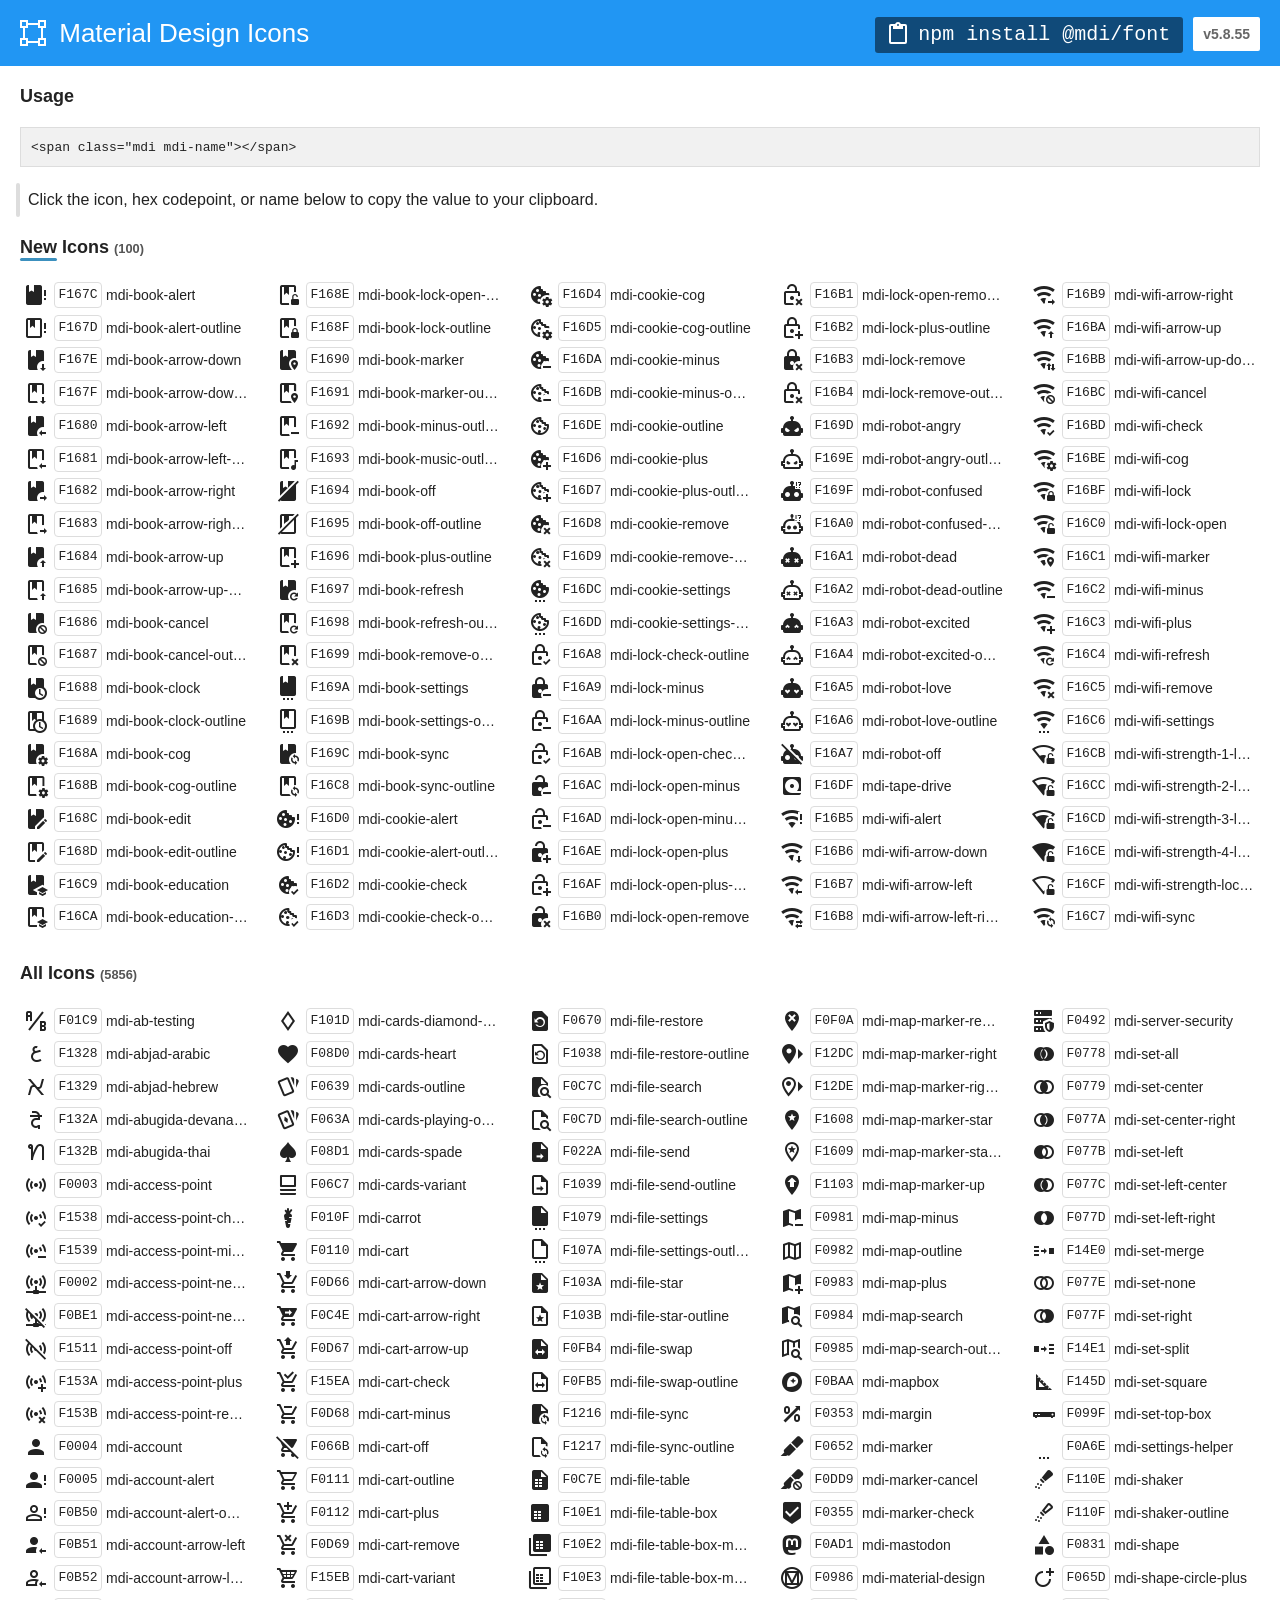
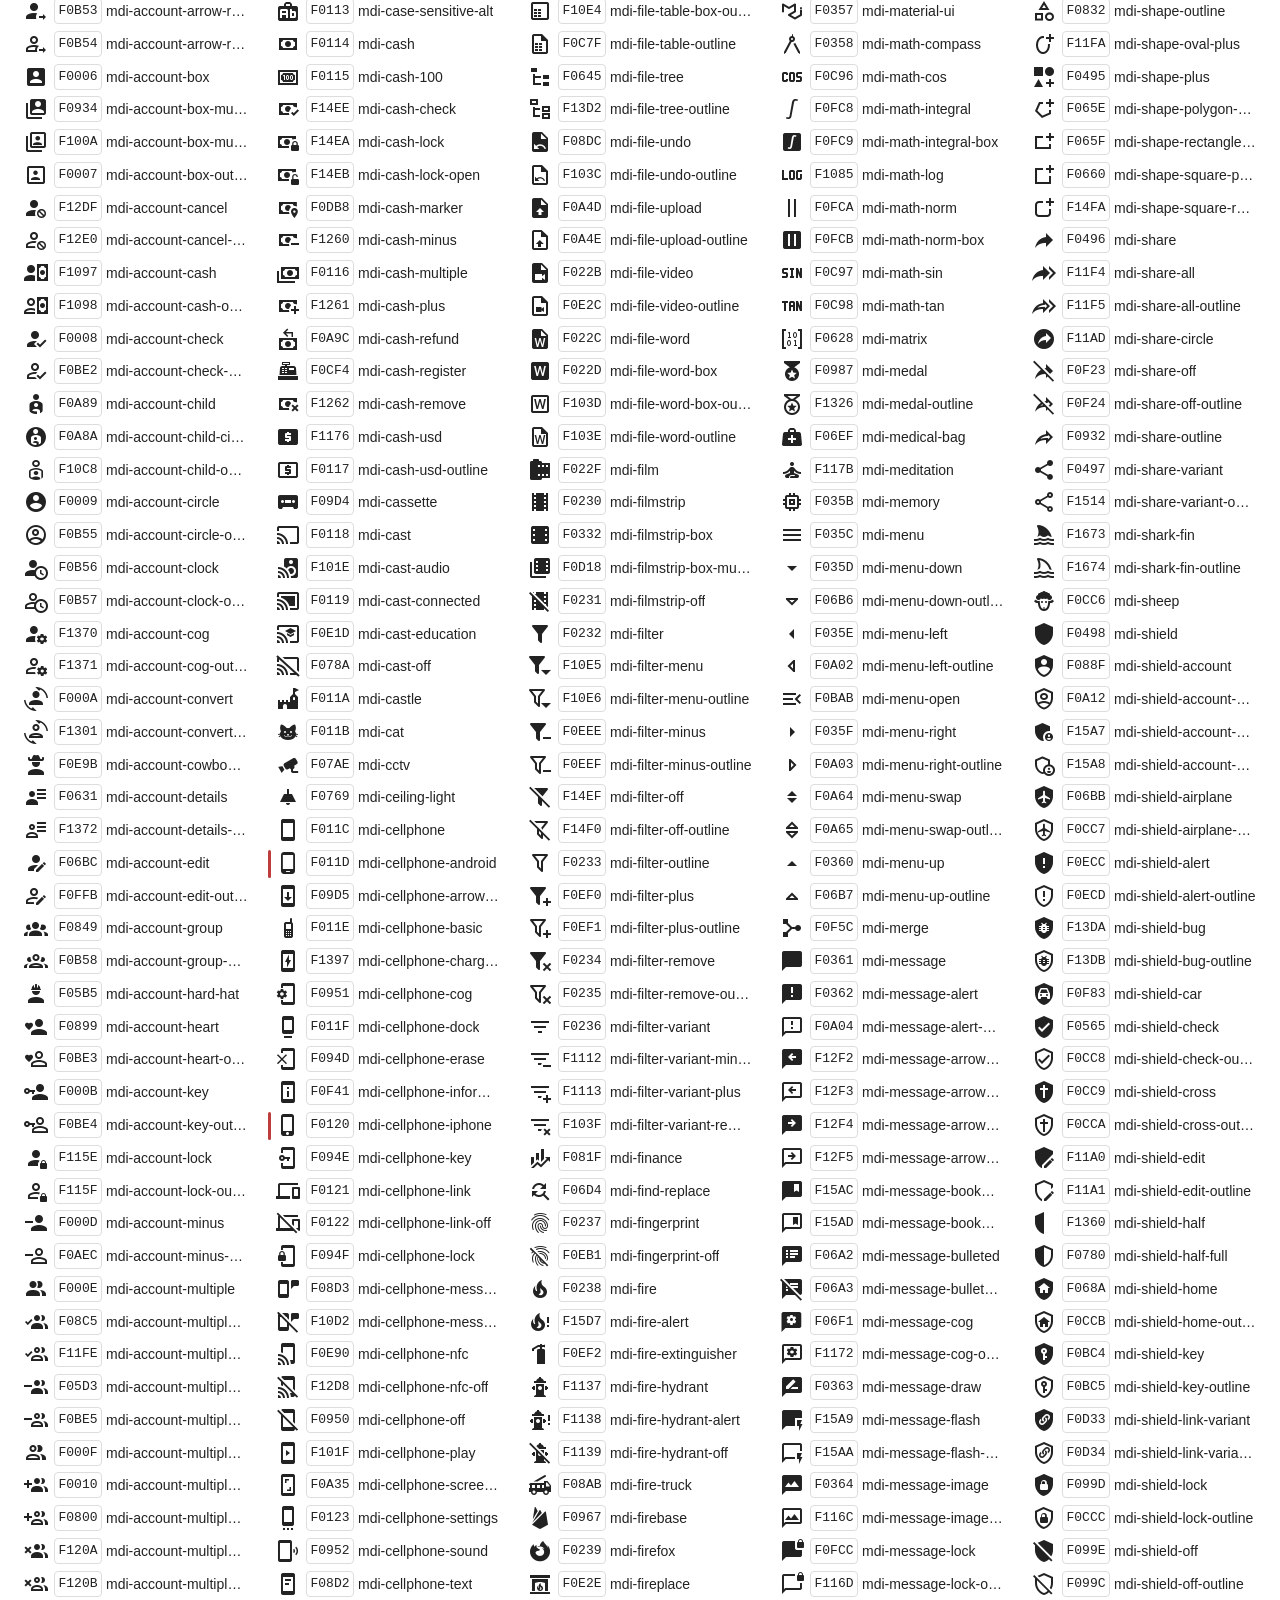
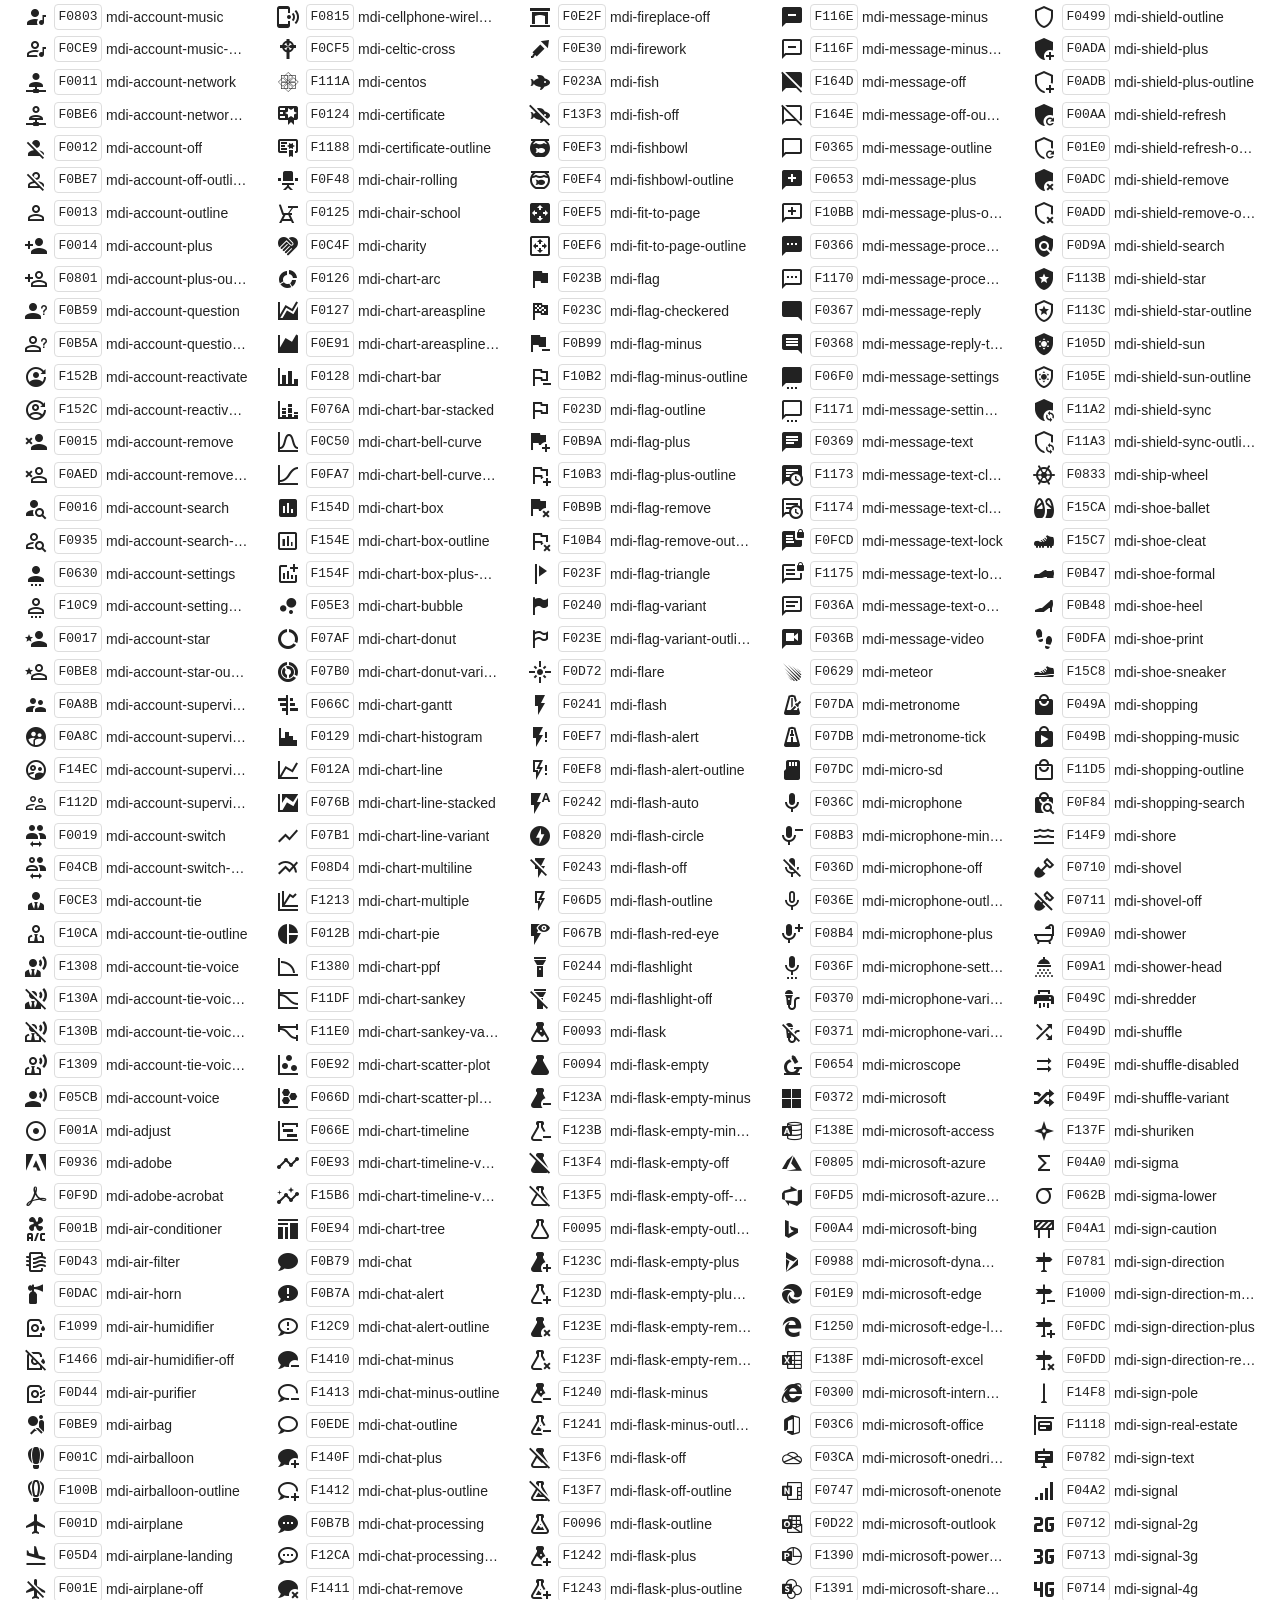
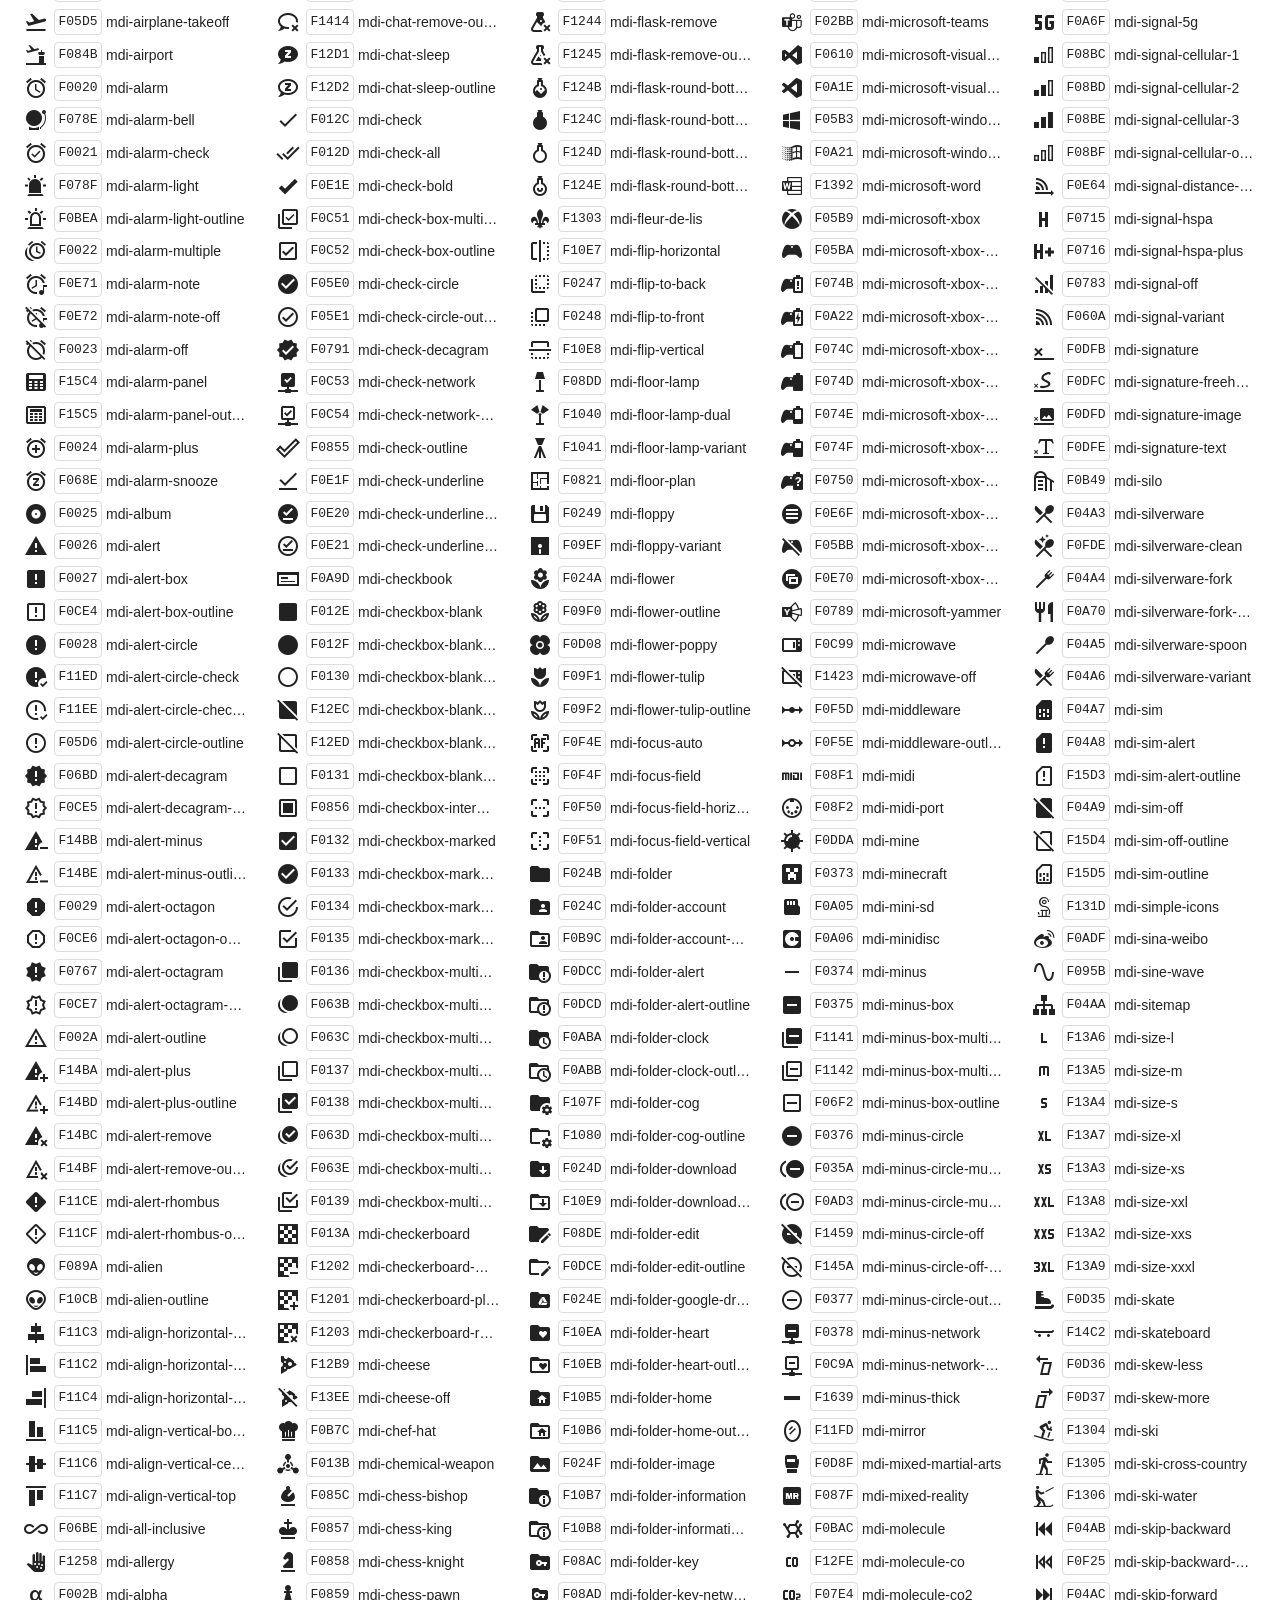
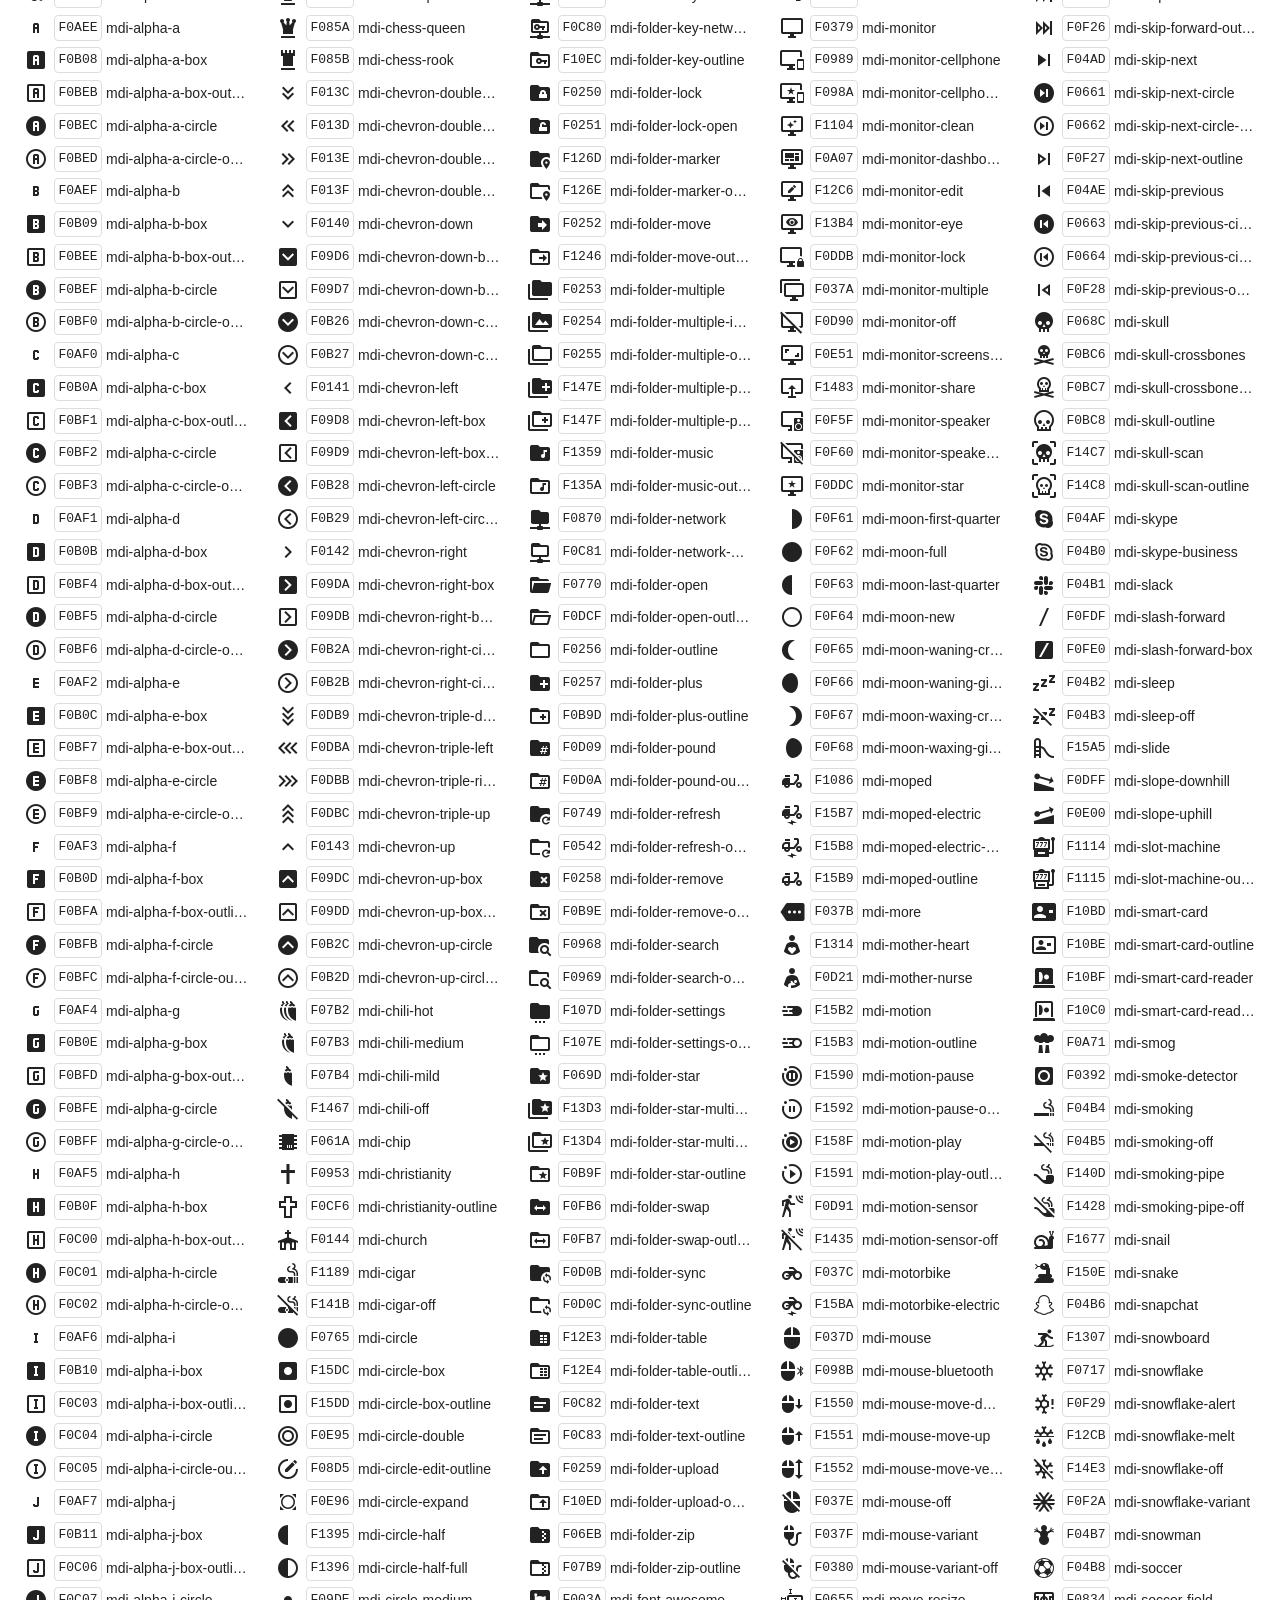
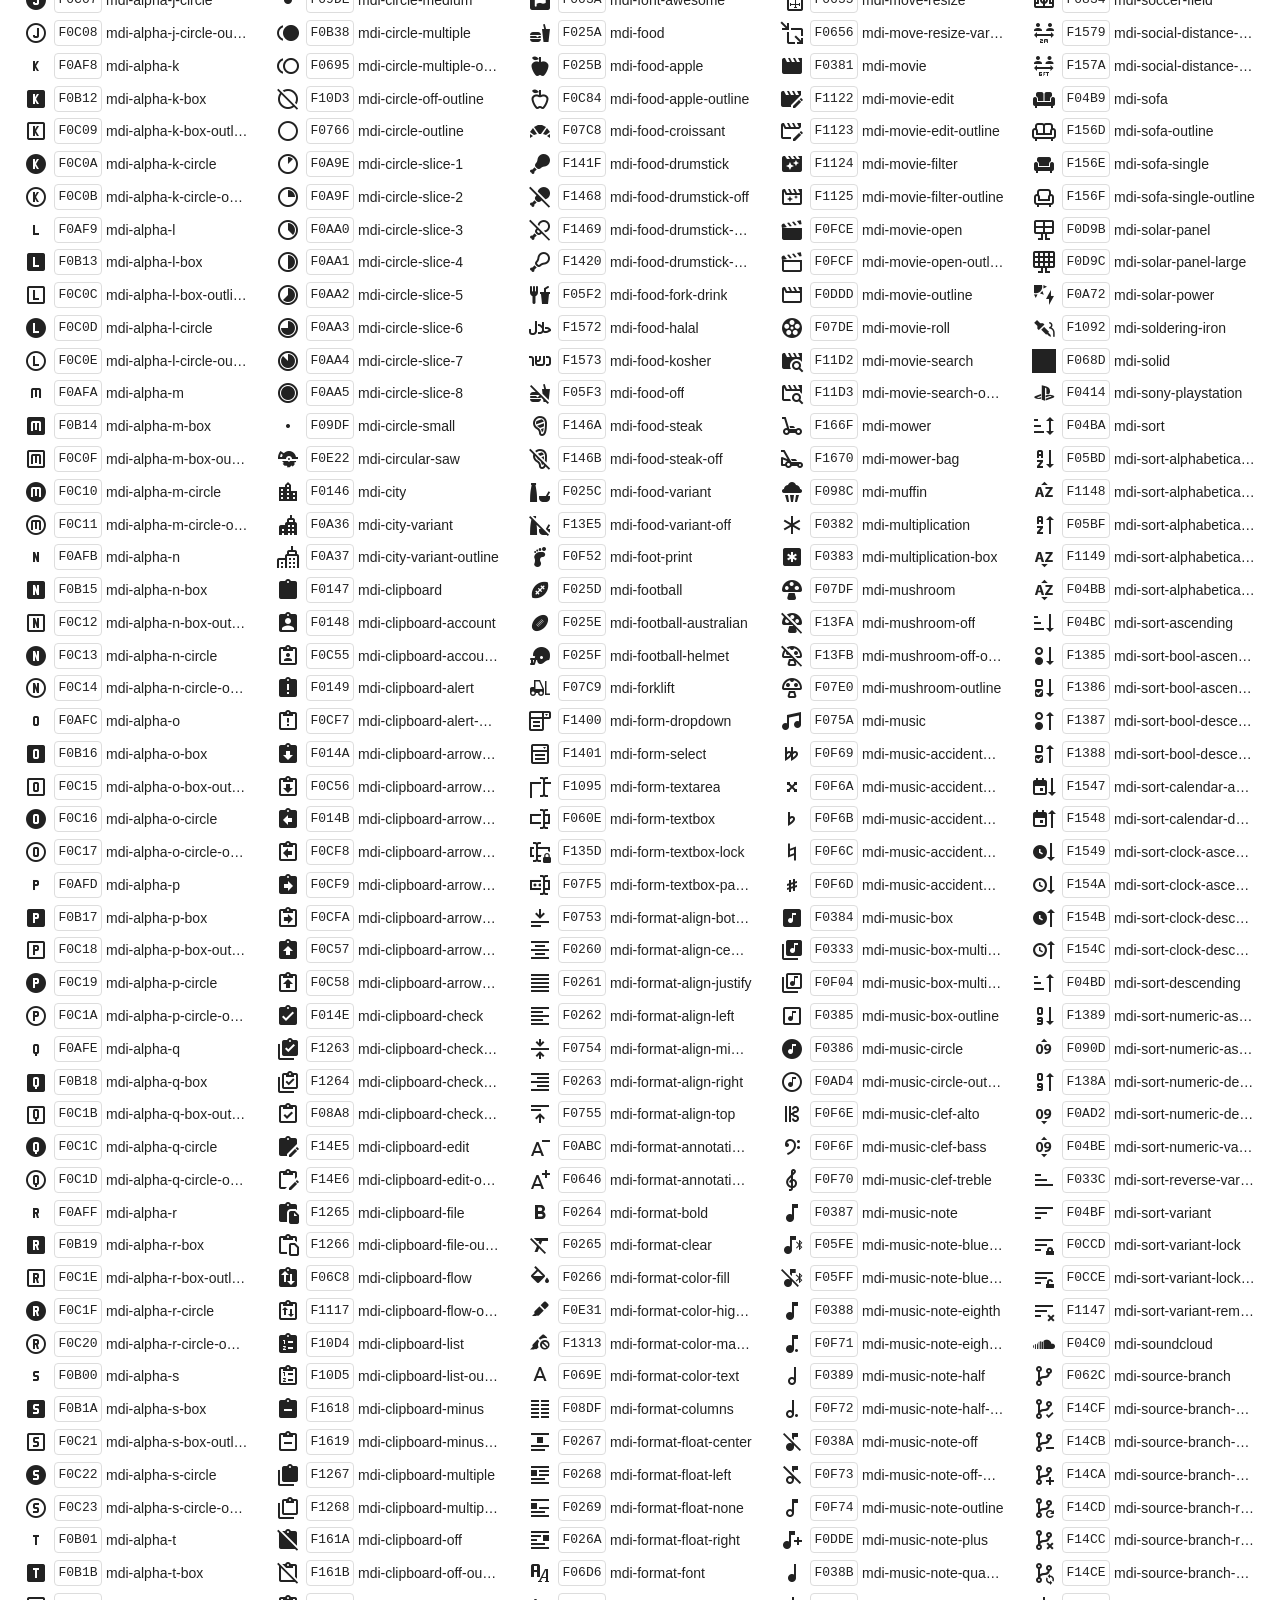
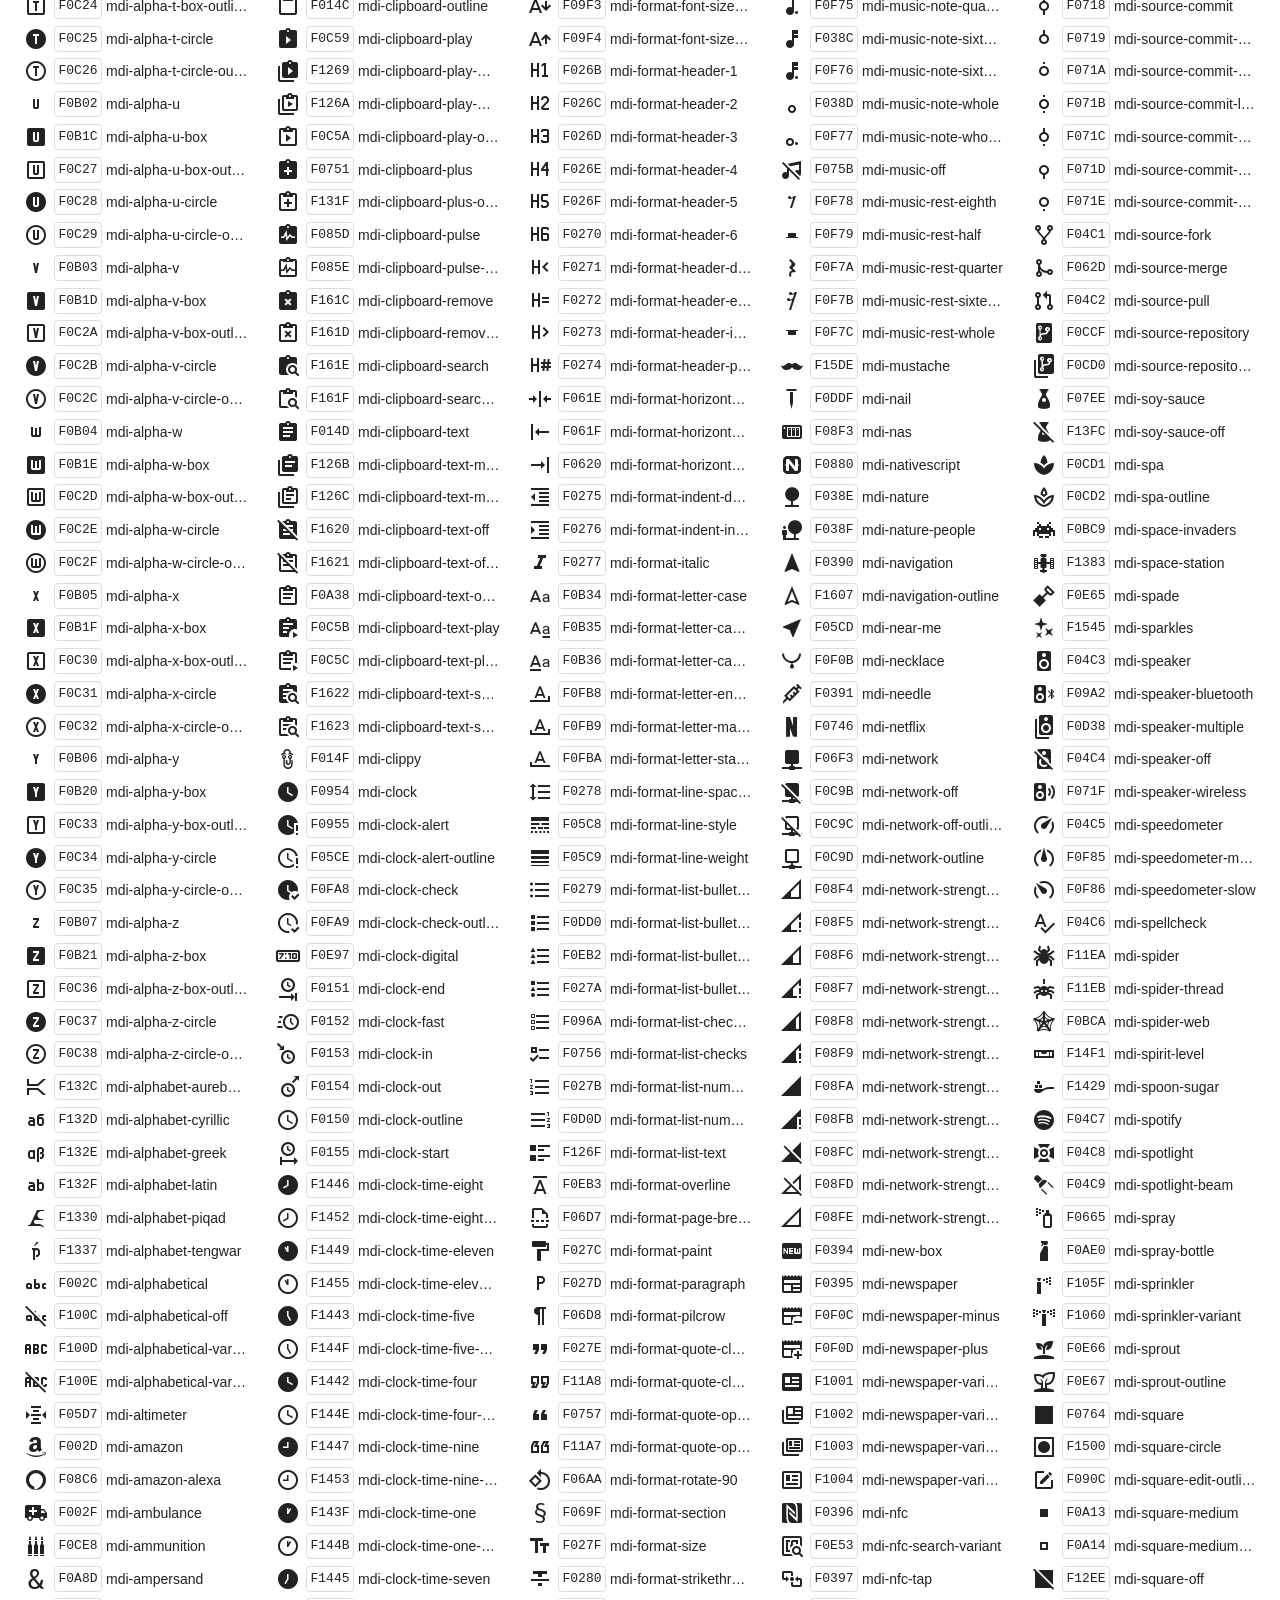
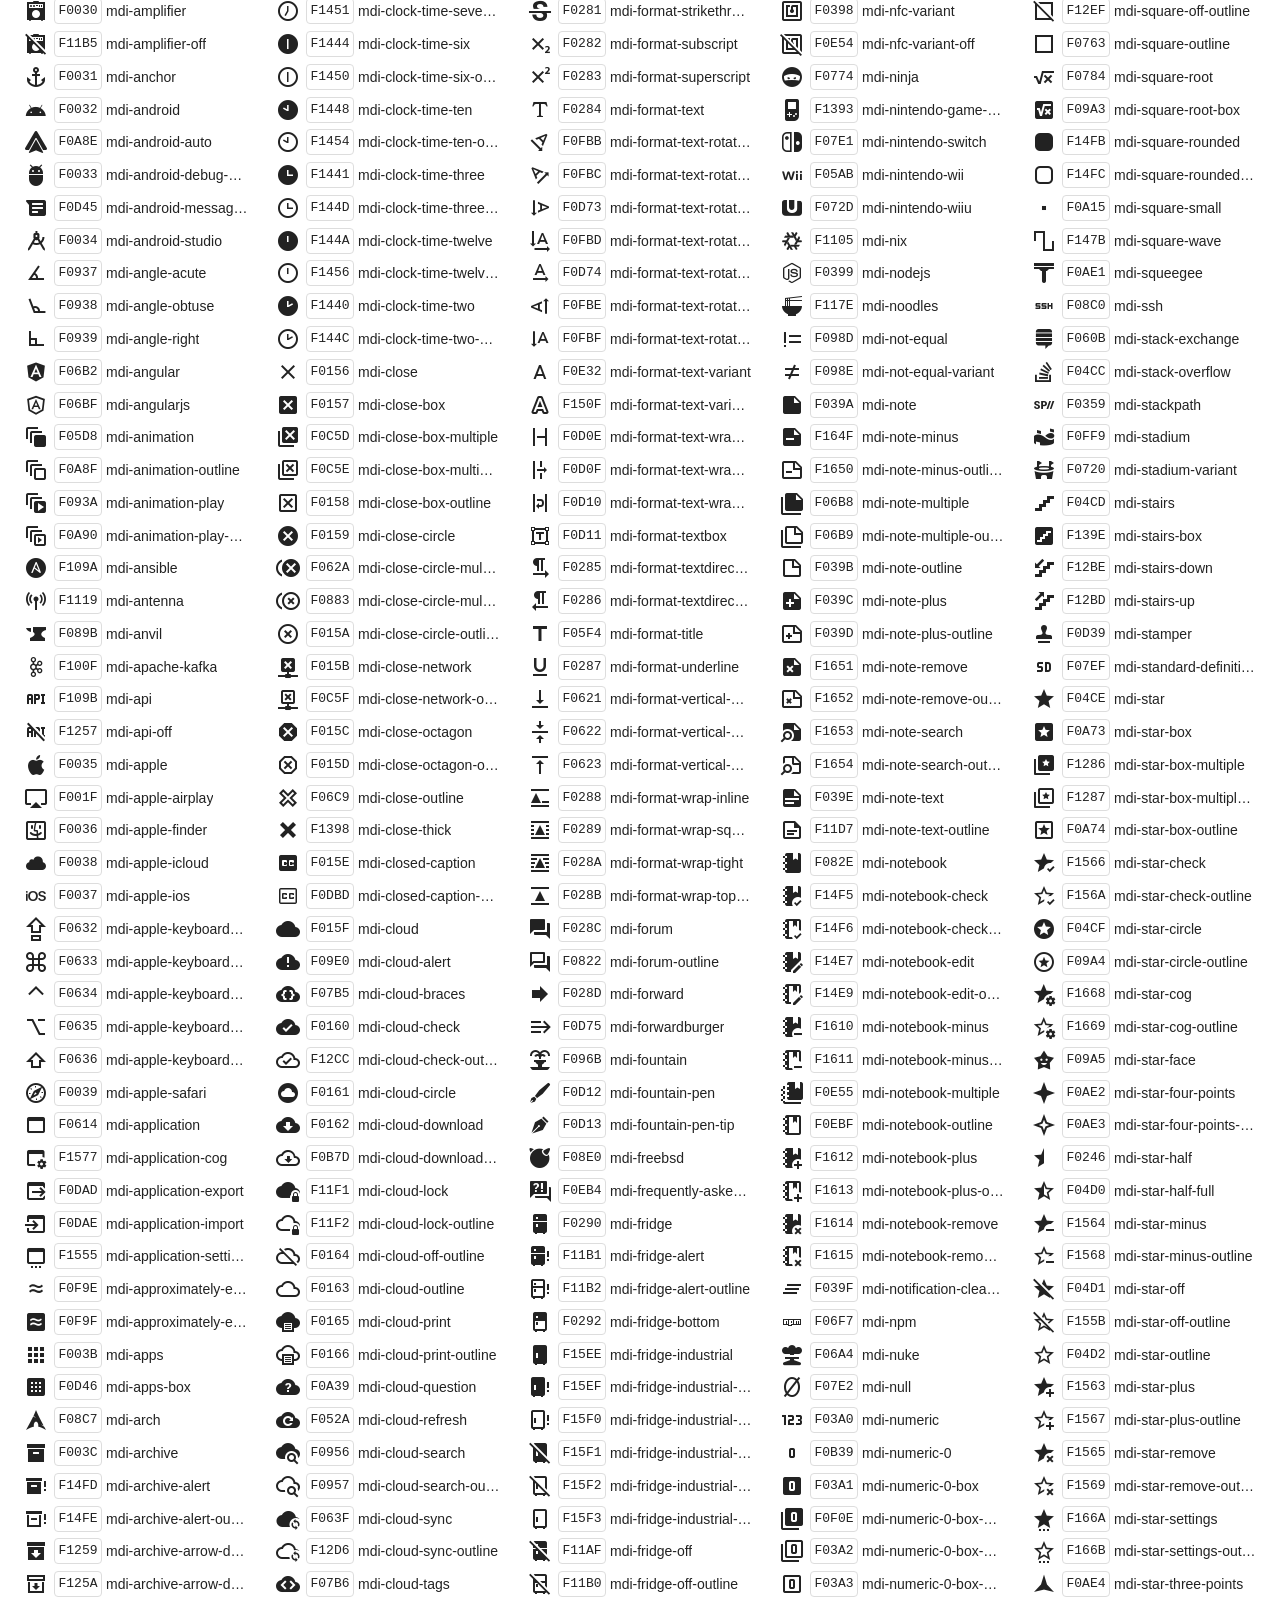
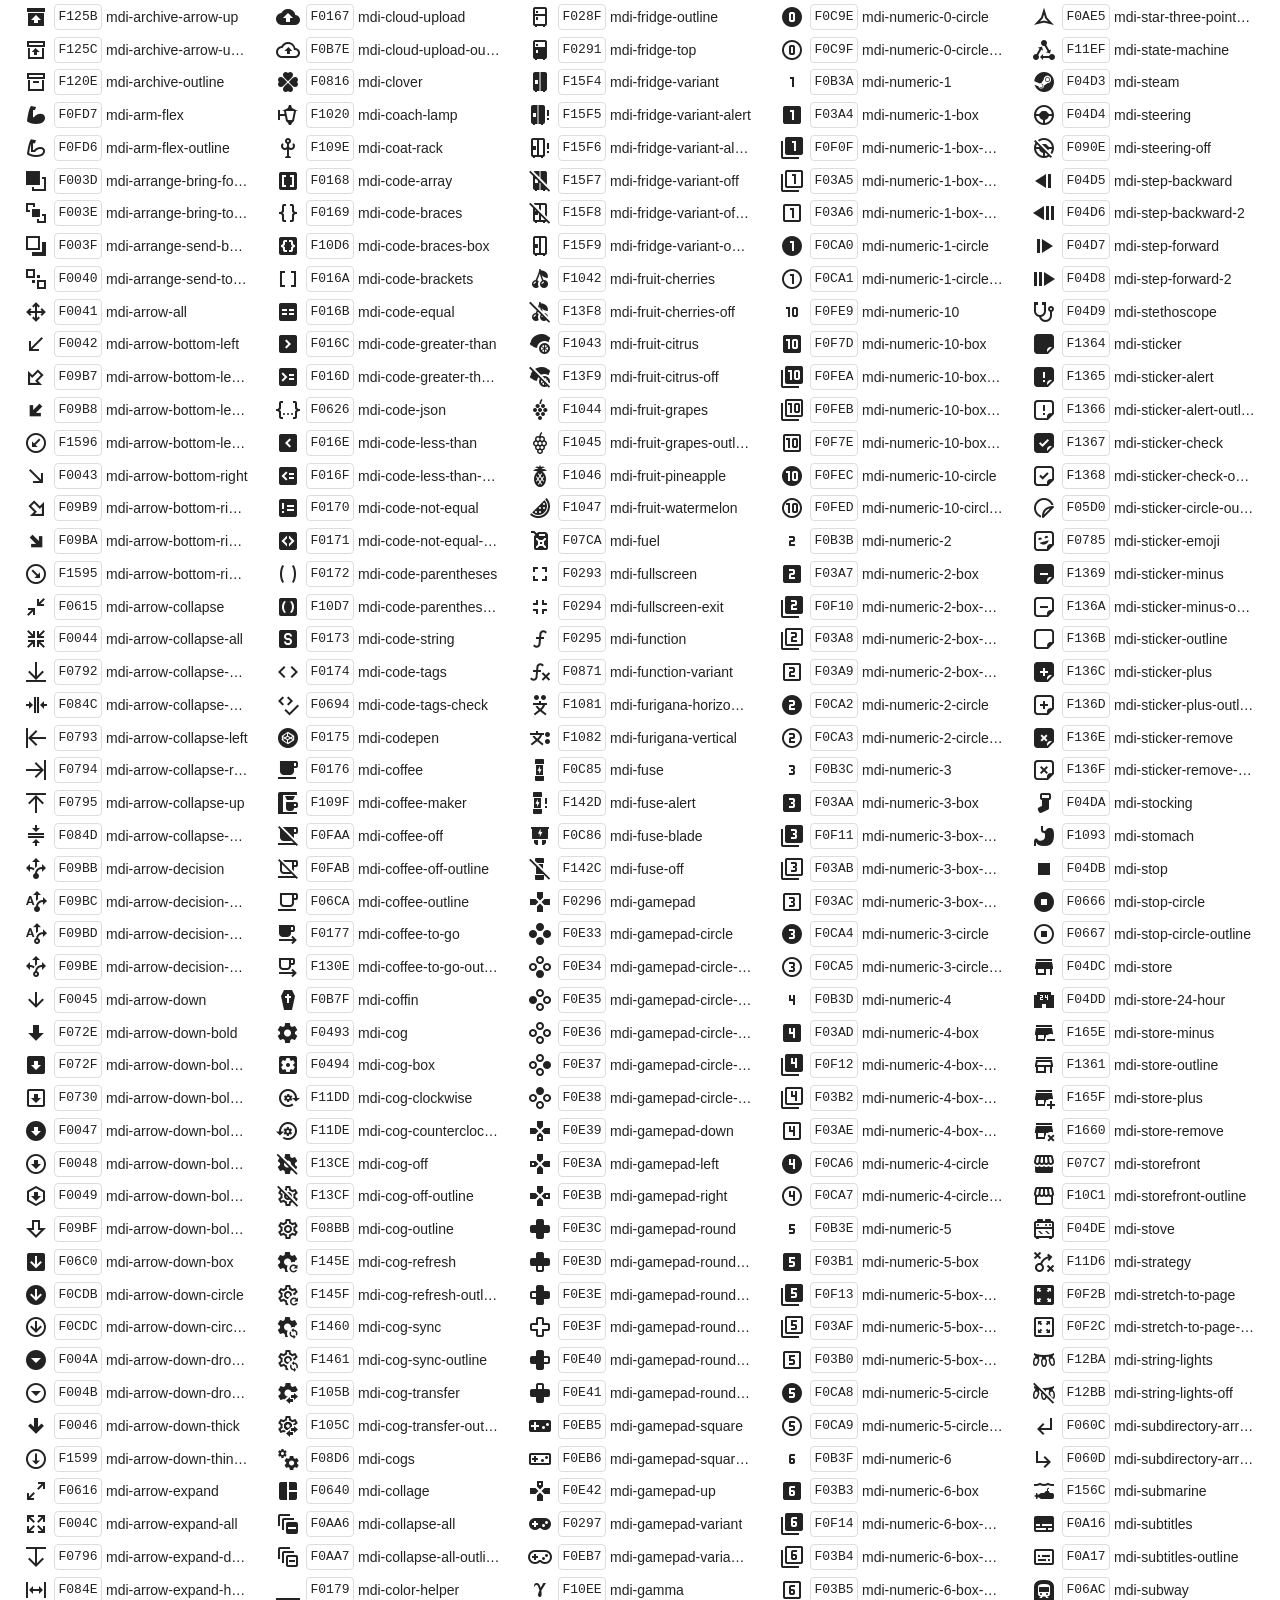
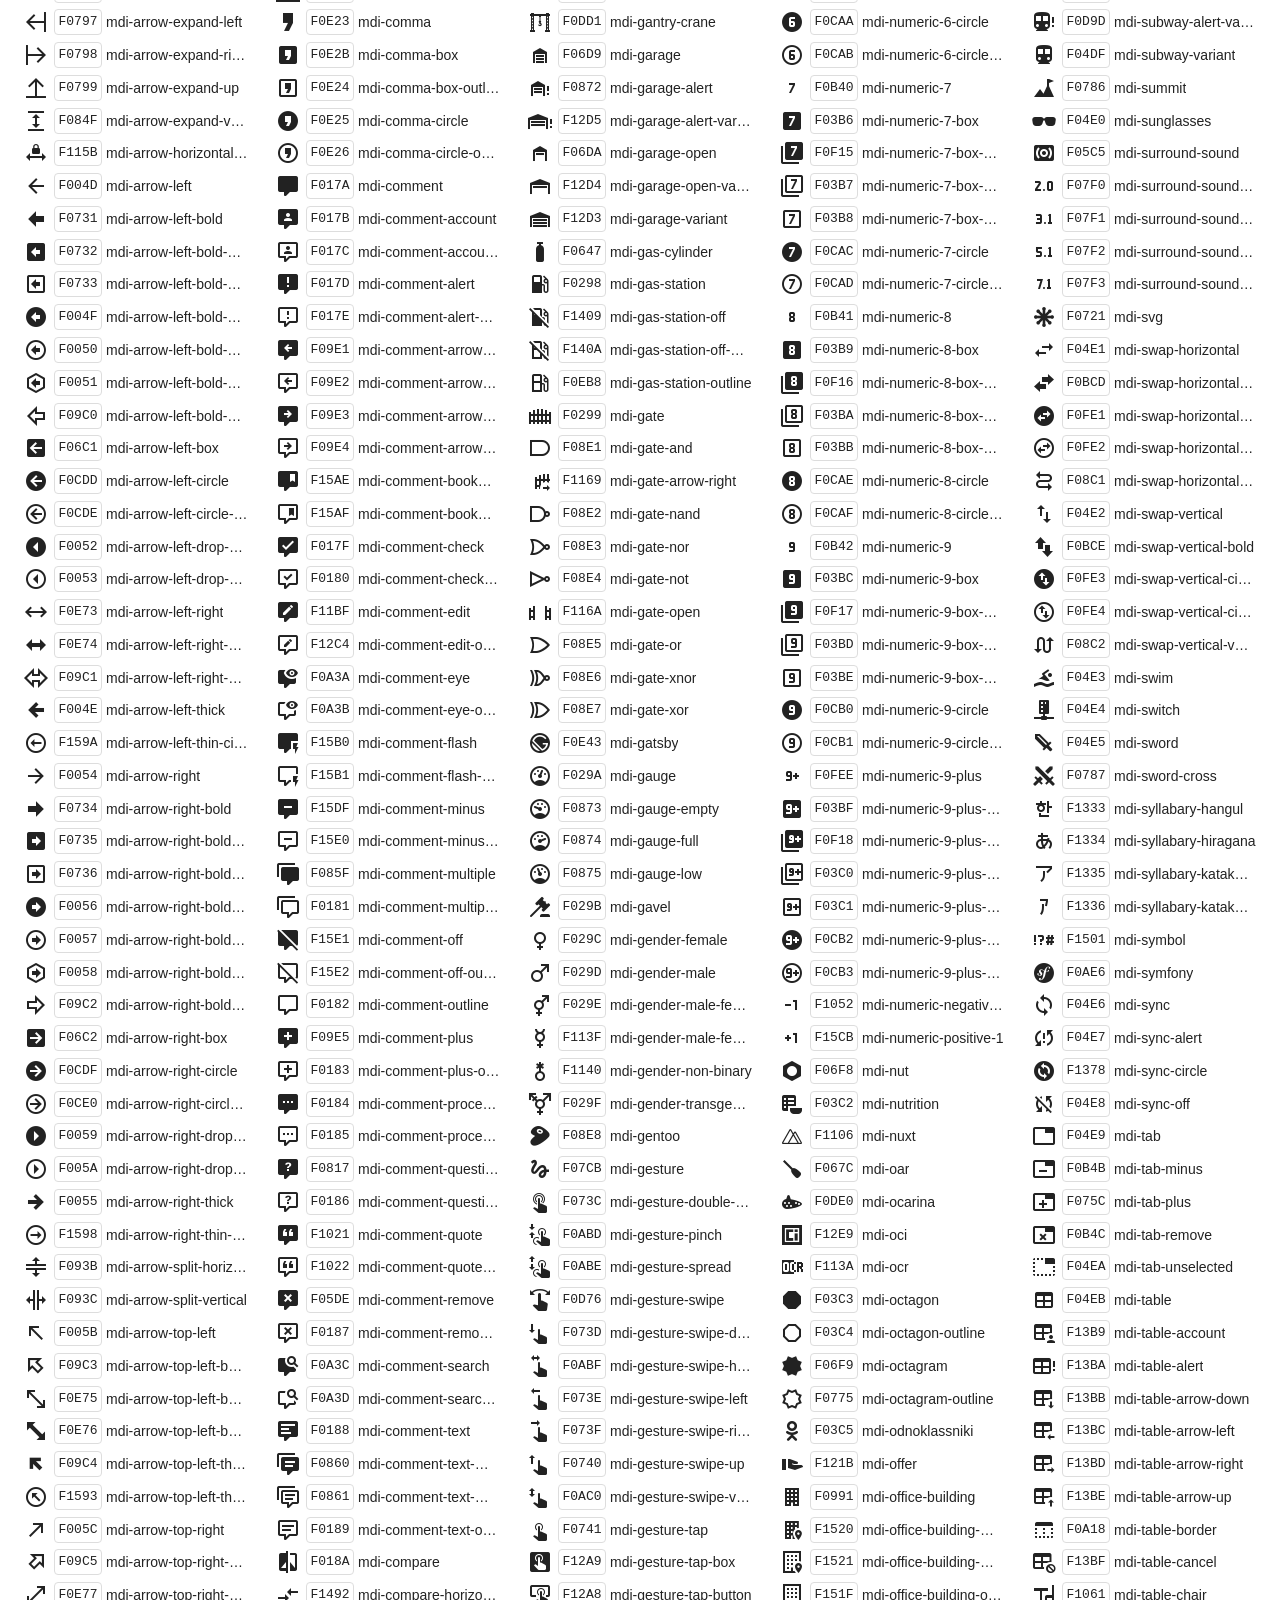
<file: public/assets/libs/@mdi/preview.html>
﻿<!doctype html>
<html lang="en">

<head>
    <meta charset="utf-8" />
    <meta name="google" content="notranslate">
    <title>Material Design Icons</title>
    <style>
        * {
            margin: 0;
            padding: 0;
        }

        body {
            margin: 0;
            padding: 0;
            background: #fff;
            color: #222;
        }

        h1,
        h2,
        h3,
        p,
        div,
        blockquote,
        footer {
            font-family: "Helvetica Neue", Arial, sans-serif;
        }

        h1 {
            padding: 20px 20px 16px 20px;
            font-size: 26px;
            line-height: 26px;
            font-weight: normal;
            color: #FFF;
            background-color: #2196F3;
        }

        h1 svg {
            vertical-align: middle;
            width: 26px;
            height: 26px;
            margin: 0 6px 4px 0;
        }

        h1 svg path {
            fill: #FFF;
        }

        h1 .version {
            font-size: 14px;
            background: #FFF;
            padding: 4px 10px;
            float: right;
            border-radius: 2px;
            margin: -3px 0 0 0;
            color: #666;
            font-weight: bold;
        }

        h1 .version::before {
            content: 'v';
        }

        h1 code {
            font-size: 20px;
            background: rgba(0, 0, 0, 0.5);
            padding: 4px 12px;
            border-radius: 3px;
            float: right;
            margin: -3px 10px 0 0;
            border: 1px solid transparent;
            cursor: pointer;
        }

        h1 code:hover {
            border: 1px solid #FFF;
        }

        h1 code svg {
            width: 24px;
            height: 24px;
            margin: -1px -4px 0 -2px
        }

        h2 {
            font-size: 18px;
            padding: 20px;
        }

        h2 small {
            color: #555;
            font-size: 0.8rem;
        }

        h2 small::before {
            content: '(';
        }

        h2 small::after {
            content: ')';
        }

        h2 span {
            position: relative;
        }

        h2.newicons span::before {
            position: absolute;
            content: ' ';
            width: 100%;
            height: 0.2rem;
            bottom: -0.25rem;
            background: #3C90BE;
            border-radius: 0.1rem;
        }

        h2.deprecatedicons span::before {
            position: absolute;
            content: ' ';
            width: 100%;
            height: 0.2rem;
            bottom: -0.25rem;
            background: #BE3C3C;
            border-radius: 0.1rem;
        }

        h3 {
            font-size: 14px;
            padding: 10px 20px 0 20px;
            font-weight: bold;
        }

        p {
            padding: 10px 20px;
        }

        p code {
            display: inline-block;
            vertical-align: middle;
            background: #F1F1F1;
            padding: 3px 5px;
            border-radius: 3px;
            border: 1px solid #DDD;
        }

        p i.mdi {
            vertical-align: middle;
            border-radius: 4px;
            display: inline-block;
        }

        p i.mdi.dark-demo {
            background: #333;
        }

        p.note {
            color: #999;
            font-size: 14px;
            padding: 0 20px 5px 20px;
        }

        p.deprecated {
            margin: -0.5rem 0 0.25rem 0;
        }

        p.extras {
            margin-top: -0.5rem;
        }

        div.icons {
            padding: 0 20px 10px 20px;
            -webkit-column-count: 5;
            -moz-column-count: 5;
            column-count: 5;
            -webkit-column-gap: 20px;
            -moz-column-gap: 20px;
            column-gap: 20px;
        }

        div.icons div {
            line-height: 2em;
        }

        div.icons div span {
            cursor: pointer;
            font-size: 14px;
            text-overflow: ellipsis;
            display: inline-block;
            max-width: calc(100% - 90px);
            overflow: hidden;
            vertical-align: middle;
            white-space: nowrap;
        }

        div.icons div code:hover,
        div.icons div span:hover,
        div.icons div i:hover {
            color: #3c90be;
        }

        div.icons div code:hover {
            border-color: #3c90be;
        }

        div.icons div code {
            border: 1px solid #DDD;
            width: 46px;
            margin-left: 2px;
            margin-right: 4px;
            border-radius: 4px;
            display: inline-block;
            vertical-align: middle;
            text-align: center;
            line-height: 24px;
            cursor: pointer;
        }

        div.icons div i {
            display: inline-block;
            width: 32px;
            height: 24px;
            text-align: center;
            vertical-align: middle;
            cursor: pointer;
            line-height: 24px;
        }

        div.icons .mdi::before {
            font-size: 24px;
        }

        div.icons div.new::before {
            content: ' ';
            width: 0.2rem;
            height: 1.75rem;
            position: absolute;
            margin-top: 0.25rem;
            margin-left: -0.25rem;
            background: #3C90BE;
            border-radius: 0.1rem;
        }

        div.icons div.deprecated::before {
            content: ' ';
            width: 0.2rem;
            height: 1.75rem;
            position: absolute;
            margin-top: 0.25rem;
            margin-left: -0.25rem;
            background: #BE3C3C;
            border-radius: 0.1rem;
        }

        pre {
            margin: 0 20px;
            font-family: Consolas, monospace;
            padding: 10px;
            border: 1px solid #DDD;
            background: #F1F1F1;
        }

        blockquote {
            position: relative;
            margin: 1rem 1rem 0 1rem;
            padding: 0.5rem 0.5rem 0.5rem 0.75rem;
        }

        blockquote.note::before {
            content: ' ';
            width: 0.25rem;
            height: 100%;
            background: #DDD;
            position: absolute;
            border-radius: 0.25rem;
            top: 0;
            left: 0;
        }

        blockquote.deprecated::before {
            content: ' ';
            width: 0.25rem;
            height: 100%;
            background: #BE3C3C;
            position: absolute;
            border-radius: 0.25rem;
            top: 0;
            left: 0;
        }

        div.copied {
            position: fixed;
            top: 100px;
            left: 50%;
            width: 200px;
            text-align: center;
            color: #3c763d;
            background-color: #dff0d8;
            border: 1px solid #d6e9c6;
            padding: 10px 15px;
            border-radius: 4px;
            margin-left: -100px;
            box-shadow: 0 0 10px rgba(0, 0, 0, 0.2);
        }

        div.examples {
            display: flex;
            flex-wrap: wrap;
            margin: 0.5rem 1.25rem;
        }

        div.examples > div {
            display: flex;
            margin-right: 0.5rem;
            margin-bottom: 0.5rem;
        }

        div.examples > div > div:first-child {
            display: flex;
            padding: 0.5rem;
            border-radius: 0.25rem;
            box-shadow: 0 0 0.25rem rgba(0, 0, 0, 0.4);
            background: #FFF;
            z-index: 1;
            align-items: center;
            justify-content: center;
        }

        div.examples > div > div:first-child + div {
            display: flex;
            margin-left: -0.25rem;
            padding: 0.5rem 0.75rem 0.5rem 1rem;
            background: #222;
            border-radius: 0 0.25rem 0.25rem 0;
        }

        div.examples > div > div:first-child + div > code {
            color: #FFF;
            align-self: center;
        }

        div.examples > div > div.dark:first-child {
            background: #444;
        }

        div.examples i {
            display: flex;
        }

        div.examples-size > div > div:first-child {
            min-width: 3rem;
        }

        footer {
            display: flex;
            padding: 20px;
            color: #666;
            border-top: 1px solid #DDD;
            background: #F1F1F1;
        }

        footer > div:first-child {
            flex: 1;
        }

        footer > div:last-child {
            text-align: right;
        }

        footer a {
            color: #e91e63;
            text-decoration: none;
        }

        footer a:hover {
            text-decoration: underline;
        }
    </style>
    <link href="css/materialdesignicons.min.css" media="all" rel="stylesheet" type="text/css" />
</head>

<body>
    <h1>
        <svg>
            <path d="M0,0H8V3H18V0H26V8H23V18H26V26H18V23H8V21H18V18H21V8H18V5H8V8H5V18H8V26H0V18H3V8H0V0M2,2V6H6V2H2M2,20V24H6V20H2M20,2V6H24V2H20M20,20V24H24V20H20Z"></path>
        </svg>
        Material Design Icons
        <span class="version">5.8.55</span>
        <code id="npm" title="Copy to Clipboard">
            <svg viewBox="0 0 24 24">
                <path d="M19,20H5V4H7V7H17V4H19M12,2A1,1 0 0,1 13,3A1,1 0 0,1 12,4A1,1 0 0,1 11,3A1,1 0 0,1 12,2M19,2H14.82C14.4,0.84 13.3,0 12,0C10.7,0 9.6,0.84 9.18,2H5A2,2 0 0,0 3,4V20A2,2 0 0,0 5,22H19A2,2 0 0,0 21,20V4A2,2 0 0,0 19,2Z" />
            </svg>
            npm install @mdi/font
        </code>
    </h1>

    <h2 class="usage">Usage</h2>
    <pre><code>&lt;span class=&quot;mdi mdi-<span id="name">name</span>&quot;&gt;&lt;/span&gt;</code></pre>

    <blockquote class="note">
        Click the icon, hex codepoint, or name below to copy the value to your clipboard.
    </blockquote>

    <h2 class="newicons"><span>New</span> Icons <small id="newIconsCount">-</small></h2>
    <div class="icons" id="newIcons"></div>

    <h2 class="icons">All Icons <small id="iconsCount">-</small></h2>
    <div class="icons" id="icons"></div>

    <h2 class="deprecatedicons"><span>Deprecated</span> Icons <small id="deprecatedIconsCount">-</small></h2>
    <p class="deprecated" id="deprecated">
        Deprecated icons will be removed in a future major release.
    </p>
    <div class="icons" id="deprecatedIcons"></div>

    <h2 class="extras">Extras</h2>

    <p class="extras">The helper CSS classes are listed below.</p>

    <section>
        <h3>Size</h3>

        <div class="examples examples-size">
            <div>
                <div>
                    <i class="mdi mdi-18px mdi-account"></i>
                </div>
                <div>
                    <code>mdi-18px</code>
                </div>
            </div>
            <div>
                <div>
                    <i class="mdi mdi-24px mdi-account"></i>
                </div>
                <div>
                    <code>mdi-24px</code>
                </div>
            </div>
            <div>
                <div>
                    <i class="mdi mdi-36px mdi-account"></i>
                </div>
                <div>
                    <code>mdi-36px</code>
                </div>
            </div>
            <div>
                <div>
                    <i class="mdi mdi-48px mdi-account"></i>
                </div>
                <div>
                    <code>mdi-48px</code>
                </div>
            </div>
        </div>
    </section>

    <h3>Rotate</h3>

    <div class="examples">
        <div>
            <div>
                <i class="mdi mdi-36px mdi-account"></i>
            </div>
        </div>
        <div>
            <div>
                <i class="mdi mdi-36px mdi-rotate-45 mdi-account"></i>
            </div>
            <div>
                <code>mdi-rotate-45</code> 
            </div>
        </div>
        <div>
            <div>
                <i class="mdi mdi-36px mdi-rotate-90 mdi-account"></i>
            </div>
            <div>
                <code>mdi-rotate-90</code>
            </div>
        </div>
        <div>
            <div>
                <i class="mdi mdi-36px mdi-rotate-135 mdi-account"></i>
            </div>
            <div>
                <code>mdi-rotate-135</code>
            </div>
        </div>
        <div>
            <div>
                <i class="mdi mdi-36px mdi-rotate-180 mdi-account"></i>
            </div>
            <div>
                <code>mdi-rotate-180</code>
            </div>
        </div>
        <div>
            <div>
                <i class="mdi mdi-36px mdi-rotate-225 mdi-account"></i>
            </div>
            <div>
                <code>mdi-rotate-225</code>
            </div>
        </div>
        <div>
            <div>
                <i class="mdi mdi-36px mdi-rotate-270 mdi-account"></i>
            </div>
            <div>
                <code>mdi-rotate-270</code>
            </div>
        </div>
        <div>
            <div>
                <i class="mdi mdi-36px mdi-rotate-315 mdi-account"></i>
            </div>
            <div>
                <code>mdi-rotate-315</code> 
            </div>
        </div>
    </div>

    <h3>Flip</h3>

    <div class="examples">
        <div>
            <div>
                <i class="mdi mdi-36px mdi-account-alert"></i>
            </div>
        </div>
        <div>
            <div>
                <i class="mdi mdi-36px mdi-flip-h mdi-account-alert"></i>
            </div>
            <div>
                <code>mdi-flip-h</code> 
            </div>
        </div>
        <div>
            <div>
                <i class="mdi mdi-36px mdi-flip-v mdi-account-alert"></i>
            </div>
            <div>
                <code>mdi-flip-v</code> 
            </div>
        </div>
    </div>

    <p class="note"><strong>Note:</strong> We do not include the ability to use <code>mdi-flip-*</code> and
        <code>mdi-rotate-*</code> at the same time.</p>

    <h3>Spin</h3>

    <div class="examples">
        <div>
            <div>
                <i class="mdi mdi-36px mdi-spin mdi-loading"></i>
            </div>
            <div>
                <code>mdi-spin</code>
            </div>
        </div>
        <div>
            <div>
                <i class="mdi mdi-36px mdi-spin mdi-star"></i>
            </div>
            <div>
                <code>mdi-spin</code>
            </div>
        </div>
    </div>

    <h3>Color</h3>

    <div class="examples">
        <div>
            <div class="dark">
                <i class="mdi mdi-36px mdi-light mdi-account dark-demo"></i>
            </div>
            <div>
                <code>mdi-light</code>
            </div>
        </div>
        <div>
            <div class="dark">
                <i class="mdi mdi-36px mdi-light mdi-inactive mdi-account dark-demo"></i>
            </div>
            <div>
                <code>mdi-light mdi-inactive</code>
            </div>
        </div>
        <div>
            <div>
                <i class="mdi mdi-36px mdi-dark mdi-account"></i>
            </div>
            <div>
                <code>mdi-dark</code>
            </div>
        </div>
        <div>
            <div>
                <i class="mdi mdi-36px mdi-dark mdi-inactive mdi-account"></i>
            </div>
            <div>
                <code>mdi-dark mdi-inactive</code> 
            </div>
        </div>
    </div>

    <footer>
        <div>
            Generated with <a href="https://npmjs.com/package/@mdi/font-build">@mdi/font-build</a>
            by <a href="http://MaterialDesignIcons.com/">MaterialDesignIcons.com</a>.
        </div>
        <div>
            <a href="https://www.npmjs.com/org/mdi" target="_blank">NPM @mdi Organization</a>
        </div>
    </footer>

    <script type="text/javascript">
        function isNew(icon) {
            return icon.version === '5.8.55';
        }
        function isDeprecated(icon) {
            return typeof icon.deprecated == 'undefined'
                ? false
                : icon.deprecated;
        }
        function copyText(text) {
            var copyFrom = document.createElement('textarea');
            copyFrom.setAttribute("style", "position:fixed;opacity:0;top:100px;left:100px;");
            copyFrom.value = text;
            document.body.appendChild(copyFrom);
            copyFrom.select();
            document.execCommand('copy');
            var copied = document.createElement('div');
            copied.setAttribute('class', 'copied');
            copied.appendChild(document.createTextNode('Copied to Clipboard'));
            document.body.appendChild(copied);
            setTimeout(function () {
                document.body.removeChild(copyFrom);
                document.body.removeChild(copied);
            }, 1500);
        };
        function getIconItem(icon, isNewIcon, isDeprecatedIcon) {
            var div = document.createElement('div'),
                i = document.createElement('i');
            i.className = 'mdi mdi-' + icon.name;
            div.appendChild(i);
            var code = document.createElement('code');
            code.appendChild(document.createTextNode(icon.hex));
            div.appendChild(code);
            var span = document.createElement('span');
            span.appendChild(document.createTextNode('mdi-' + icon.name));
            div.appendChild(span);
            span.onclick = function () {
                document.getElementById('name').innerHTML = icon.name;
            };
            i.onmouseup = function () {
                copyText(String.fromCodePoint(parseInt(icon.hex, 16)));
            };
            code.onmouseup = function () {
                copyText(icon.hex);
            };
            span.onmouseup = function () {
                copyText('mdi-' + icon.name);
            };
            if (isNewIcon) {
                div.className = 'new';
            }
            if (isDeprecatedIcon) {
                div.className = 'deprecated';
            }
            return div;
        }
        (function () {
            var iconsCount = 0;
            var newIconsCount = 0;
            var deprecatedIconsCount = 0;
            var icons = [{name:"ab-testing",hex:"F01C9",version:"4.0.96"},{name:"abjad-arabic",hex:"F1328",version:"4.9.95"},{name:"abjad-hebrew",hex:"F1329",version:"4.9.95"},{name:"abugida-devanagari",hex:"F132A",version:"4.9.95"},{name:"abugida-thai",hex:"F132B",version:"4.9.95"},{name:"access-point",hex:"F0003",version:"1.5.54"},{name:"access-point-check",hex:"F1538",version:"5.4.55"},{name:"access-point-minus",hex:"F1539",version:"5.4.55"},{name:"access-point-network",hex:"F0002",version:"1.5.54"},{name:"access-point-network-off",hex:"F0BE1",version:"3.2.89"},{name:"access-point-off",hex:"F1511",version:"5.4.55"},{name:"access-point-plus",hex:"F153A",version:"5.4.55"},{name:"access-point-remove",hex:"F153B",version:"5.4.55"},{name:"account",hex:"F0004",version:"1.5.54"},{name:"account-alert",hex:"F0005",version:"1.5.54"},{name:"account-alert-outline",hex:"F0B50",version:"3.0.39"},{name:"account-arrow-left",hex:"F0B51",version:"3.0.39"},{name:"account-arrow-left-outline",hex:"F0B52",version:"3.0.39"},{name:"account-arrow-right",hex:"F0B53",version:"3.0.39"},{name:"account-arrow-right-outline",hex:"F0B54",version:"3.0.39"},{name:"account-box",hex:"F0006",version:"1.5.54"},{name:"account-box-multiple",hex:"F0934",version:"2.4.85"},{name:"account-box-multiple-outline",hex:"F100A",version:"4.1.95"},{name:"account-box-outline",hex:"F0007",version:"1.5.54"},{name:"account-cancel",hex:"F12DF",version:"4.8.95"},{name:"account-cancel-outline",hex:"F12E0",version:"4.8.95"},{name:"account-cash",hex:"F1097",version:"4.2.95"},{name:"account-cash-outline",hex:"F1098",version:"4.2.95"},{name:"account-check",hex:"F0008",version:"1.5.54"},{name:"account-check-outline",hex:"F0BE2",version:"3.2.89"},{name:"account-child",hex:"F0A89",version:"2.7.94"},{name:"account-child-circle",hex:"F0A8A",version:"2.7.94"},{name:"account-child-outline",hex:"F10C8",version:"4.3.95"},{name:"account-circle",hex:"F0009",version:"1.5.54"},{name:"account-circle-outline",hex:"F0B55",version:"3.0.39"},{name:"account-clock",hex:"F0B56",version:"3.0.39"},{name:"account-clock-outline",hex:"F0B57",version:"3.0.39"},{name:"account-cog",hex:"F1370",version:"4.9.95"},{name:"account-cog-outline",hex:"F1371",version:"4.9.95"},{name:"account-convert",hex:"F000A",version:"1.5.54"},{name:"account-convert-outline",hex:"F1301",version:"4.8.95"},{name:"account-cowboy-hat",hex:"F0E9B",version:"3.7.94"},{name:"account-details",hex:"F0631",version:"1.6.50"},{name:"account-details-outline",hex:"F1372",version:"4.9.95"},{name:"account-edit",hex:"F06BC",version:"1.8.36"},{name:"account-edit-outline",hex:"F0FFB",version:"4.0.96"},{name:"account-group",hex:"F0849",version:"2.1.99"},{name:"account-group-outline",hex:"F0B58",version:"3.0.39"},{name:"account-hard-hat",hex:"F05B5",version:"1.5.54"},{name:"account-heart",hex:"F0899",version:"2.2.43"},{name:"account-heart-outline",hex:"F0BE3",version:"3.2.89"},{name:"account-key",hex:"F000B",version:"1.5.54"},{name:"account-key-outline",hex:"F0BE4",version:"3.2.89"},{name:"account-lock",hex:"F115E",version:"4.4.95"},{name:"account-lock-outline",hex:"F115F",version:"4.4.95"},{name:"account-minus",hex:"F000D",version:"1.5.54"},{name:"account-minus-outline",hex:"F0AEC",version:"2.8.94"},{name:"account-multiple",hex:"F000E",version:"1.5.54"},{name:"account-multiple-check",hex:"F08C5",version:"2.3.50"},{name:"account-multiple-check-outline",hex:"F11FE",version:"4.6.95"},{name:"account-multiple-minus",hex:"F05D3",version:"1.5.54"},{name:"account-multiple-minus-outline",hex:"F0BE5",version:"3.2.89"},{name:"account-multiple-outline",hex:"F000F",version:"1.5.54"},{name:"account-multiple-plus",hex:"F0010",version:"1.5.54"},{name:"account-multiple-plus-outline",hex:"F0800",version:"2.1.19"},{name:"account-multiple-remove",hex:"F120A",version:"4.6.95"},{name:"account-multiple-remove-outline",hex:"F120B",version:"4.6.95"},{name:"account-music",hex:"F0803",version:"2.1.19"},{name:"account-music-outline",hex:"F0CE9",version:"3.3.92"},{name:"account-network",hex:"F0011",version:"1.5.54"},{name:"account-network-outline",hex:"F0BE6",version:"3.2.89"},{name:"account-off",hex:"F0012",version:"1.5.54"},{name:"account-off-outline",hex:"F0BE7",version:"3.2.89"},{name:"account-outline",hex:"F0013",version:"1.5.54"},{name:"account-plus",hex:"F0014",version:"1.5.54"},{name:"account-plus-outline",hex:"F0801",version:"2.1.19"},{name:"account-question",hex:"F0B59",version:"3.0.39"},{name:"account-question-outline",hex:"F0B5A",version:"3.0.39"},{name:"account-reactivate",hex:"F152B",version:"5.4.55"},{name:"account-reactivate-outline",hex:"F152C",version:"5.4.55"},{name:"account-remove",hex:"F0015",version:"1.5.54"},{name:"account-remove-outline",hex:"F0AED",version:"2.8.94"},{name:"account-search",hex:"F0016",version:"1.5.54"},{name:"account-search-outline",hex:"F0935",version:"2.4.85"},{name:"account-settings",hex:"F0630",version:"1.6.50"},{name:"account-settings-outline",hex:"F10C9",version:"4.3.95"},{name:"account-star",hex:"F0017",version:"1.5.54"},{name:"account-star-outline",hex:"F0BE8",version:"3.2.89"},{name:"account-supervisor",hex:"F0A8B",version:"2.7.94"},{name:"account-supervisor-circle",hex:"F0A8C",version:"2.7.94"},{name:"account-supervisor-circle-outline",hex:"F14EC",version:"5.4.55"},{name:"account-supervisor-outline",hex:"F112D",version:"4.4.95"},{name:"account-switch",hex:"F0019",version:"1.5.54"},{name:"account-switch-outline",hex:"F04CB",version:"1.5.54"},{name:"account-tie",hex:"F0CE3",version:"3.3.92"},{name:"account-tie-outline",hex:"F10CA",version:"4.3.95"},{name:"account-tie-voice",hex:"F1308",version:"4.8.95"},{name:"account-tie-voice-off",hex:"F130A",version:"4.8.95"},{name:"account-tie-voice-off-outline",hex:"F130B",version:"4.8.95"},{name:"account-tie-voice-outline",hex:"F1309",version:"4.8.95"},{name:"account-voice",hex:"F05CB",version:"1.5.54"},{name:"adjust",hex:"F001A",version:"1.5.54"},{name:"adobe",hex:"F0936",version:"2.4.85"},{name:"adobe-acrobat",hex:"F0F9D",version:"4.0.96"},{name:"air-conditioner",hex:"F001B",version:"1.5.54"},{name:"air-filter",hex:"F0D43",version:"3.4.93"},{name:"air-horn",hex:"F0DAC",version:"3.5.94"},{name:"air-humidifier",hex:"F1099",version:"4.2.95"},{name:"air-humidifier-off",hex:"F1466",version:"5.2.45"},{name:"air-purifier",hex:"F0D44",version:"3.4.93"},{name:"airbag",hex:"F0BE9",version:"3.2.89"},{name:"airballoon",hex:"F001C",version:"1.5.54"},{name:"airballoon-outline",hex:"F100B",version:"4.1.95"},{name:"airplane",hex:"F001D",version:"1.5.54"},{name:"airplane-landing",hex:"F05D4",version:"1.5.54"},{name:"airplane-off",hex:"F001E",version:"1.5.54"},{name:"airplane-takeoff",hex:"F05D5",version:"1.5.54"},{name:"airport",hex:"F084B",version:"2.1.99"},{name:"alarm",hex:"F0020",version:"1.5.54"},{name:"alarm-bell",hex:"F078E",version:"2.0.46"},{name:"alarm-check",hex:"F0021",version:"1.5.54"},{name:"alarm-light",hex:"F078F",version:"2.0.46"},{name:"alarm-light-outline",hex:"F0BEA",version:"3.2.89"},{name:"alarm-multiple",hex:"F0022",version:"1.5.54"},{name:"alarm-note",hex:"F0E71",version:"3.7.94"},{name:"alarm-note-off",hex:"F0E72",version:"3.7.94"},{name:"alarm-off",hex:"F0023",version:"1.5.54"},{name:"alarm-panel",hex:"F15C4",version:"5.6.55"},{name:"alarm-panel-outline",hex:"F15C5",version:"5.6.55"},{name:"alarm-plus",hex:"F0024",version:"1.5.54"},{name:"alarm-snooze",hex:"F068E",version:"1.7.12"},{name:"album",hex:"F0025",version:"1.5.54"},{name:"alert",hex:"F0026",version:"1.5.54"},{name:"alert-box",hex:"F0027",version:"1.5.54"},{name:"alert-box-outline",hex:"F0CE4",version:"3.3.92"},{name:"alert-circle",hex:"F0028",version:"1.5.54"},{name:"alert-circle-check",hex:"F11ED",version:"4.5.95"},{name:"alert-circle-check-outline",hex:"F11EE",version:"4.5.95"},{name:"alert-circle-outline",hex:"F05D6",version:"1.5.54"},{name:"alert-decagram",hex:"F06BD",version:"1.8.36"},{name:"alert-decagram-outline",hex:"F0CE5",version:"3.3.92"},{name:"alert-minus",hex:"F14BB",version:"5.3.45"},{name:"alert-minus-outline",hex:"F14BE",version:"5.3.45"},{name:"alert-octagon",hex:"F0029",version:"1.5.54"},{name:"alert-octagon-outline",hex:"F0CE6",version:"3.3.92"},{name:"alert-octagram",hex:"F0767",version:"1.9.32"},{name:"alert-octagram-outline",hex:"F0CE7",version:"3.3.92"},{name:"alert-outline",hex:"F002A",version:"1.5.54"},{name:"alert-plus",hex:"F14BA",version:"5.3.45"},{name:"alert-plus-outline",hex:"F14BD",version:"5.3.45"},{name:"alert-remove",hex:"F14BC",version:"5.3.45"},{name:"alert-remove-outline",hex:"F14BF",version:"5.3.45"},{name:"alert-rhombus",hex:"F11CE",version:"4.5.95"},{name:"alert-rhombus-outline",hex:"F11CF",version:"4.5.95"},{name:"alien",hex:"F089A",version:"2.2.43"},{name:"alien-outline",hex:"F10CB",version:"4.3.95"},{name:"align-horizontal-center",hex:"F11C3",version:"4.5.95"},{name:"align-horizontal-left",hex:"F11C2",version:"4.5.95"},{name:"align-horizontal-right",hex:"F11C4",version:"4.5.95"},{name:"align-vertical-bottom",hex:"F11C5",version:"4.5.95"},{name:"align-vertical-center",hex:"F11C6",version:"4.5.95"},{name:"align-vertical-top",hex:"F11C7",version:"4.5.95"},{name:"all-inclusive",hex:"F06BE",version:"1.8.36"},{name:"allergy",hex:"F1258",version:"4.7.95"},{name:"alpha",hex:"F002B",version:"1.5.54"},{name:"alpha-a",hex:"F0AEE",version:"2.8.94"},{name:"alpha-a-box",hex:"F0B08",version:"2.8.94"},{name:"alpha-a-box-outline",hex:"F0BEB",version:"3.2.89"},{name:"alpha-a-circle",hex:"F0BEC",version:"3.2.89"},{name:"alpha-a-circle-outline",hex:"F0BED",version:"3.2.89"},{name:"alpha-b",hex:"F0AEF",version:"2.8.94"},{name:"alpha-b-box",hex:"F0B09",version:"2.8.94"},{name:"alpha-b-box-outline",hex:"F0BEE",version:"3.2.89"},{name:"alpha-b-circle",hex:"F0BEF",version:"3.2.89"},{name:"alpha-b-circle-outline",hex:"F0BF0",version:"3.2.89"},{name:"alpha-c",hex:"F0AF0",version:"2.8.94"},{name:"alpha-c-box",hex:"F0B0A",version:"2.8.94"},{name:"alpha-c-box-outline",hex:"F0BF1",version:"3.2.89"},{name:"alpha-c-circle",hex:"F0BF2",version:"3.2.89"},{name:"alpha-c-circle-outline",hex:"F0BF3",version:"3.2.89"},{name:"alpha-d",hex:"F0AF1",version:"2.8.94"},{name:"alpha-d-box",hex:"F0B0B",version:"2.8.94"},{name:"alpha-d-box-outline",hex:"F0BF4",version:"3.2.89"},{name:"alpha-d-circle",hex:"F0BF5",version:"3.2.89"},{name:"alpha-d-circle-outline",hex:"F0BF6",version:"3.2.89"},{name:"alpha-e",hex:"F0AF2",version:"2.8.94"},{name:"alpha-e-box",hex:"F0B0C",version:"2.8.94"},{name:"alpha-e-box-outline",hex:"F0BF7",version:"3.2.89"},{name:"alpha-e-circle",hex:"F0BF8",version:"3.2.89"},{name:"alpha-e-circle-outline",hex:"F0BF9",version:"3.2.89"},{name:"alpha-f",hex:"F0AF3",version:"2.8.94"},{name:"alpha-f-box",hex:"F0B0D",version:"2.8.94"},{name:"alpha-f-box-outline",hex:"F0BFA",version:"3.2.89"},{name:"alpha-f-circle",hex:"F0BFB",version:"3.2.89"},{name:"alpha-f-circle-outline",hex:"F0BFC",version:"3.2.89"},{name:"alpha-g",hex:"F0AF4",version:"2.8.94"},{name:"alpha-g-box",hex:"F0B0E",version:"2.8.94"},{name:"alpha-g-box-outline",hex:"F0BFD",version:"3.2.89"},{name:"alpha-g-circle",hex:"F0BFE",version:"3.2.89"},{name:"alpha-g-circle-outline",hex:"F0BFF",version:"3.2.89"},{name:"alpha-h",hex:"F0AF5",version:"2.8.94"},{name:"alpha-h-box",hex:"F0B0F",version:"2.8.94"},{name:"alpha-h-box-outline",hex:"F0C00",version:"3.2.89"},{name:"alpha-h-circle",hex:"F0C01",version:"3.2.89"},{name:"alpha-h-circle-outline",hex:"F0C02",version:"3.2.89"},{name:"alpha-i",hex:"F0AF6",version:"2.8.94"},{name:"alpha-i-box",hex:"F0B10",version:"2.8.94"},{name:"alpha-i-box-outline",hex:"F0C03",version:"3.2.89"},{name:"alpha-i-circle",hex:"F0C04",version:"3.2.89"},{name:"alpha-i-circle-outline",hex:"F0C05",version:"3.2.89"},{name:"alpha-j",hex:"F0AF7",version:"2.8.94"},{name:"alpha-j-box",hex:"F0B11",version:"2.8.94"},{name:"alpha-j-box-outline",hex:"F0C06",version:"3.2.89"},{name:"alpha-j-circle",hex:"F0C07",version:"3.2.89"},{name:"alpha-j-circle-outline",hex:"F0C08",version:"3.2.89"},{name:"alpha-k",hex:"F0AF8",version:"2.8.94"},{name:"alpha-k-box",hex:"F0B12",version:"2.8.94"},{name:"alpha-k-box-outline",hex:"F0C09",version:"3.2.89"},{name:"alpha-k-circle",hex:"F0C0A",version:"3.2.89"},{name:"alpha-k-circle-outline",hex:"F0C0B",version:"3.2.89"},{name:"alpha-l",hex:"F0AF9",version:"2.8.94"},{name:"alpha-l-box",hex:"F0B13",version:"2.8.94"},{name:"alpha-l-box-outline",hex:"F0C0C",version:"3.2.89"},{name:"alpha-l-circle",hex:"F0C0D",version:"3.2.89"},{name:"alpha-l-circle-outline",hex:"F0C0E",version:"3.2.89"},{name:"alpha-m",hex:"F0AFA",version:"2.8.94"},{name:"alpha-m-box",hex:"F0B14",version:"2.8.94"},{name:"alpha-m-box-outline",hex:"F0C0F",version:"3.2.89"},{name:"alpha-m-circle",hex:"F0C10",version:"3.2.89"},{name:"alpha-m-circle-outline",hex:"F0C11",version:"3.2.89"},{name:"alpha-n",hex:"F0AFB",version:"2.8.94"},{name:"alpha-n-box",hex:"F0B15",version:"2.8.94"},{name:"alpha-n-box-outline",hex:"F0C12",version:"3.2.89"},{name:"alpha-n-circle",hex:"F0C13",version:"3.2.89"},{name:"alpha-n-circle-outline",hex:"F0C14",version:"3.2.89"},{name:"alpha-o",hex:"F0AFC",version:"2.8.94"},{name:"alpha-o-box",hex:"F0B16",version:"2.8.94"},{name:"alpha-o-box-outline",hex:"F0C15",version:"3.2.89"},{name:"alpha-o-circle",hex:"F0C16",version:"3.2.89"},{name:"alpha-o-circle-outline",hex:"F0C17",version:"3.2.89"},{name:"alpha-p",hex:"F0AFD",version:"2.8.94"},{name:"alpha-p-box",hex:"F0B17",version:"2.8.94"},{name:"alpha-p-box-outline",hex:"F0C18",version:"3.2.89"},{name:"alpha-p-circle",hex:"F0C19",version:"3.2.89"},{name:"alpha-p-circle-outline",hex:"F0C1A",version:"3.2.89"},{name:"alpha-q",hex:"F0AFE",version:"2.8.94"},{name:"alpha-q-box",hex:"F0B18",version:"2.8.94"},{name:"alpha-q-box-outline",hex:"F0C1B",version:"3.2.89"},{name:"alpha-q-circle",hex:"F0C1C",version:"3.2.89"},{name:"alpha-q-circle-outline",hex:"F0C1D",version:"3.2.89"},{name:"alpha-r",hex:"F0AFF",version:"2.8.94"},{name:"alpha-r-box",hex:"F0B19",version:"2.8.94"},{name:"alpha-r-box-outline",hex:"F0C1E",version:"3.2.89"},{name:"alpha-r-circle",hex:"F0C1F",version:"3.2.89"},{name:"alpha-r-circle-outline",hex:"F0C20",version:"3.2.89"},{name:"alpha-s",hex:"F0B00",version:"2.8.94"},{name:"alpha-s-box",hex:"F0B1A",version:"2.8.94"},{name:"alpha-s-box-outline",hex:"F0C21",version:"3.2.89"},{name:"alpha-s-circle",hex:"F0C22",version:"3.2.89"},{name:"alpha-s-circle-outline",hex:"F0C23",version:"3.2.89"},{name:"alpha-t",hex:"F0B01",version:"2.8.94"},{name:"alpha-t-box",hex:"F0B1B",version:"2.8.94"},{name:"alpha-t-box-outline",hex:"F0C24",version:"3.2.89"},{name:"alpha-t-circle",hex:"F0C25",version:"3.2.89"},{name:"alpha-t-circle-outline",hex:"F0C26",version:"3.2.89"},{name:"alpha-u",hex:"F0B02",version:"2.8.94"},{name:"alpha-u-box",hex:"F0B1C",version:"2.8.94"},{name:"alpha-u-box-outline",hex:"F0C27",version:"3.2.89"},{name:"alpha-u-circle",hex:"F0C28",version:"3.2.89"},{name:"alpha-u-circle-outline",hex:"F0C29",version:"3.2.89"},{name:"alpha-v",hex:"F0B03",version:"2.8.94"},{name:"alpha-v-box",hex:"F0B1D",version:"2.8.94"},{name:"alpha-v-box-outline",hex:"F0C2A",version:"3.2.89"},{name:"alpha-v-circle",hex:"F0C2B",version:"3.2.89"},{name:"alpha-v-circle-outline",hex:"F0C2C",version:"3.2.89"},{name:"alpha-w",hex:"F0B04",version:"2.8.94"},{name:"alpha-w-box",hex:"F0B1E",version:"2.8.94"},{name:"alpha-w-box-outline",hex:"F0C2D",version:"3.2.89"},{name:"alpha-w-circle",hex:"F0C2E",version:"3.2.89"},{name:"alpha-w-circle-outline",hex:"F0C2F",version:"3.2.89"},{name:"alpha-x",hex:"F0B05",version:"2.8.94"},{name:"alpha-x-box",hex:"F0B1F",version:"2.8.94"},{name:"alpha-x-box-outline",hex:"F0C30",version:"3.2.89"},{name:"alpha-x-circle",hex:"F0C31",version:"3.2.89"},{name:"alpha-x-circle-outline",hex:"F0C32",version:"3.2.89"},{name:"alpha-y",hex:"F0B06",version:"2.8.94"},{name:"alpha-y-box",hex:"F0B20",version:"2.8.94"},{name:"alpha-y-box-outline",hex:"F0C33",version:"3.2.89"},{name:"alpha-y-circle",hex:"F0C34",version:"3.2.89"},{name:"alpha-y-circle-outline",hex:"F0C35",version:"3.2.89"},{name:"alpha-z",hex:"F0B07",version:"2.8.94"},{name:"alpha-z-box",hex:"F0B21",version:"2.8.94"},{name:"alpha-z-box-outline",hex:"F0C36",version:"3.2.89"},{name:"alpha-z-circle",hex:"F0C37",version:"3.2.89"},{name:"alpha-z-circle-outline",hex:"F0C38",version:"3.2.89"},{name:"alphabet-aurebesh",hex:"F132C",version:"4.9.95"},{name:"alphabet-cyrillic",hex:"F132D",version:"4.9.95"},{name:"alphabet-greek",hex:"F132E",version:"4.9.95"},{name:"alphabet-latin",hex:"F132F",version:"4.9.95"},{name:"alphabet-piqad",hex:"F1330",version:"4.9.95"},{name:"alphabet-tengwar",hex:"F1337",version:"4.9.95"},{name:"alphabetical",hex:"F002C",version:"1.5.54"},{name:"alphabetical-off",hex:"F100C",version:"4.1.95"},{name:"alphabetical-variant",hex:"F100D",version:"4.1.95"},{name:"alphabetical-variant-off",hex:"F100E",version:"4.1.95"},{name:"altimeter",hex:"F05D7",version:"1.5.54"},{name:"amazon",hex:"F002D",version:"1.5.54"},{name:"amazon-alexa",hex:"F08C6",version:"2.3.50"},{name:"ambulance",hex:"F002F",version:"1.5.54"},{name:"ammunition",hex:"F0CE8",version:"3.3.92"},{name:"ampersand",hex:"F0A8D",version:"2.7.94"},{name:"amplifier",hex:"F0030",version:"1.5.54"},{name:"amplifier-off",hex:"F11B5",version:"4.5.95"},{name:"anchor",hex:"F0031",version:"1.5.54"},{name:"android",hex:"F0032",version:"1.5.54"},{name:"android-auto",hex:"F0A8E",version:"2.7.94"},{name:"android-debug-bridge",hex:"F0033",version:"1.5.54"},{name:"android-messages",hex:"F0D45",version:"3.4.93"},{name:"android-studio",hex:"F0034",version:"1.5.54"},{name:"angle-acute",hex:"F0937",version:"2.4.85"},{name:"angle-obtuse",hex:"F0938",version:"2.4.85"},{name:"angle-right",hex:"F0939",version:"2.4.85"},{name:"angular",hex:"F06B2",version:"1.7.22"},{name:"angularjs",hex:"F06BF",version:"1.8.36"},{name:"animation",hex:"F05D8",version:"1.5.54"},{name:"animation-outline",hex:"F0A8F",version:"2.7.94"},{name:"animation-play",hex:"F093A",version:"2.4.85"},{name:"animation-play-outline",hex:"F0A90",version:"2.7.94"},{name:"ansible",hex:"F109A",version:"4.2.95"},{name:"antenna",hex:"F1119",version:"4.3.95"},{name:"anvil",hex:"F089B",version:"2.2.43"},{name:"apache-kafka",hex:"F100F",version:"4.1.95"},{name:"api",hex:"F109B",version:"4.2.95"},{name:"api-off",hex:"F1257",version:"4.6.95"},{name:"apple",hex:"F0035",version:"1.5.54"},{name:"apple-airplay",hex:"F001F",version:"1.5.54"},{name:"apple-finder",hex:"F0036",version:"1.5.54"},{name:"apple-icloud",hex:"F0038",version:"1.5.54"},{name:"apple-ios",hex:"F0037",version:"1.5.54"},{name:"apple-keyboard-caps",hex:"F0632",version:"1.6.50"},{name:"apple-keyboard-command",hex:"F0633",version:"1.6.50"},{name:"apple-keyboard-control",hex:"F0634",version:"1.6.50"},{name:"apple-keyboard-option",hex:"F0635",version:"1.6.50"},{name:"apple-keyboard-shift",hex:"F0636",version:"1.6.50"},{name:"apple-safari",hex:"F0039",version:"1.5.54"},{name:"application",hex:"F0614",version:"1.6.50"},{name:"application-cog",hex:"F1577",version:"5.5.55"},{name:"application-export",hex:"F0DAD",version:"3.5.94"},{name:"application-import",hex:"F0DAE",version:"3.5.94"},{name:"application-settings",hex:"F1555",version:"5.5.55"},{name:"approximately-equal",hex:"F0F9E",version:"4.0.96"},{name:"approximately-equal-box",hex:"F0F9F",version:"4.0.96"},{name:"apps",hex:"F003B",version:"1.5.54"},{name:"apps-box",hex:"F0D46",version:"3.4.93"},{name:"arch",hex:"F08C7",version:"2.3.50"},{name:"archive",hex:"F003C",version:"1.5.54"},{name:"archive-alert",hex:"F14FD",version:"5.4.55"},{name:"archive-alert-outline",hex:"F14FE",version:"5.4.55"},{name:"archive-arrow-down",hex:"F1259",version:"4.7.95"},{name:"archive-arrow-down-outline",hex:"F125A",version:"4.7.95"},{name:"archive-arrow-up",hex:"F125B",version:"4.7.95"},{name:"archive-arrow-up-outline",hex:"F125C",version:"4.7.95"},{name:"archive-outline",hex:"F120E",version:"4.6.95"},{name:"arm-flex",hex:"F0FD7",version:"4.2.95"},{name:"arm-flex-outline",hex:"F0FD6",version:"4.2.95"},{name:"arrange-bring-forward",hex:"F003D",version:"1.5.54"},{name:"arrange-bring-to-front",hex:"F003E",version:"1.5.54"},{name:"arrange-send-backward",hex:"F003F",version:"1.5.54"},{name:"arrange-send-to-back",hex:"F0040",version:"1.5.54"},{name:"arrow-all",hex:"F0041",version:"1.5.54"},{name:"arrow-bottom-left",hex:"F0042",version:"1.5.54"},{name:"arrow-bottom-left-bold-outline",hex:"F09B7",version:"2.5.94"},{name:"arrow-bottom-left-thick",hex:"F09B8",version:"2.5.94"},{name:"arrow-bottom-left-thin-circle-outline",hex:"F1596",version:"5.5.55"},{name:"arrow-bottom-right",hex:"F0043",version:"1.5.54"},{name:"arrow-bottom-right-bold-outline",hex:"F09B9",version:"2.5.94"},{name:"arrow-bottom-right-thick",hex:"F09BA",version:"2.5.94"},{name:"arrow-bottom-right-thin-circle-outline",hex:"F1595",version:"5.5.55"},{name:"arrow-collapse",hex:"F0615",version:"1.6.50"},{name:"arrow-collapse-all",hex:"F0044",version:"1.5.54"},{name:"arrow-collapse-down",hex:"F0792",version:"2.0.46"},{name:"arrow-collapse-horizontal",hex:"F084C",version:"2.1.99"},{name:"arrow-collapse-left",hex:"F0793",version:"2.0.46"},{name:"arrow-collapse-right",hex:"F0794",version:"2.0.46"},{name:"arrow-collapse-up",hex:"F0795",version:"2.0.46"},{name:"arrow-collapse-vertical",hex:"F084D",version:"2.1.99"},{name:"arrow-decision",hex:"F09BB",version:"2.5.94"},{name:"arrow-decision-auto",hex:"F09BC",version:"2.5.94"},{name:"arrow-decision-auto-outline",hex:"F09BD",version:"2.5.94"},{name:"arrow-decision-outline",hex:"F09BE",version:"2.5.94"},{name:"arrow-down",hex:"F0045",version:"1.5.54"},{name:"arrow-down-bold",hex:"F072E",version:"1.9.32"},{name:"arrow-down-bold-box",hex:"F072F",version:"1.9.32"},{name:"arrow-down-bold-box-outline",hex:"F0730",version:"1.9.32"},{name:"arrow-down-bold-circle",hex:"F0047",version:"1.5.54"},{name:"arrow-down-bold-circle-outline",hex:"F0048",version:"1.5.54"},{name:"arrow-down-bold-hexagon-outline",hex:"F0049",version:"1.5.54"},{name:"arrow-down-bold-outline",hex:"F09BF",version:"2.5.94"},{name:"arrow-down-box",hex:"F06C0",version:"1.8.36"},{name:"arrow-down-circle",hex:"F0CDB",version:"3.3.92"},{name:"arrow-down-circle-outline",hex:"F0CDC",version:"3.3.92"},{name:"arrow-down-drop-circle",hex:"F004A",version:"1.5.54"},{name:"arrow-down-drop-circle-outline",hex:"F004B",version:"1.5.54"},{name:"arrow-down-thick",hex:"F0046",version:"1.5.54"},{name:"arrow-down-thin-circle-outline",hex:"F1599",version:"5.5.55"},{name:"arrow-expand",hex:"F0616",version:"1.6.50"},{name:"arrow-expand-all",hex:"F004C",version:"1.5.54"},{name:"arrow-expand-down",hex:"F0796",version:"2.0.46"},{name:"arrow-expand-horizontal",hex:"F084E",version:"2.1.99"},{name:"arrow-expand-left",hex:"F0797",version:"2.0.46"},{name:"arrow-expand-right",hex:"F0798",version:"2.0.46"},{name:"arrow-expand-up",hex:"F0799",version:"2.0.46"},{name:"arrow-expand-vertical",hex:"F084F",version:"2.1.99"},{name:"arrow-horizontal-lock",hex:"F115B",version:"4.4.95"},{name:"arrow-left",hex:"F004D",version:"1.5.54"},{name:"arrow-left-bold",hex:"F0731",version:"1.9.32"},{name:"arrow-left-bold-box",hex:"F0732",version:"1.9.32"},{name:"arrow-left-bold-box-outline",hex:"F0733",version:"1.9.32"},{name:"arrow-left-bold-circle",hex:"F004F",version:"1.5.54"},{name:"arrow-left-bold-circle-outline",hex:"F0050",version:"1.5.54"},{name:"arrow-left-bold-hexagon-outline",hex:"F0051",version:"1.5.54"},{name:"arrow-left-bold-outline",hex:"F09C0",version:"2.5.94"},{name:"arrow-left-box",hex:"F06C1",version:"1.8.36"},{name:"arrow-left-circle",hex:"F0CDD",version:"3.3.92"},{name:"arrow-left-circle-outline",hex:"F0CDE",version:"3.3.92"},{name:"arrow-left-drop-circle",hex:"F0052",version:"1.5.54"},{name:"arrow-left-drop-circle-outline",hex:"F0053",version:"1.5.54"},{name:"arrow-left-right",hex:"F0E73",version:"3.7.94"},{name:"arrow-left-right-bold",hex:"F0E74",version:"3.7.94"},{name:"arrow-left-right-bold-outline",hex:"F09C1",version:"2.5.94"},{name:"arrow-left-thick",hex:"F004E",version:"1.5.54"},{name:"arrow-left-thin-circle-outline",hex:"F159A",version:"5.5.55"},{name:"arrow-right",hex:"F0054",version:"1.5.54"},{name:"arrow-right-bold",hex:"F0734",version:"1.9.32"},{name:"arrow-right-bold-box",hex:"F0735",version:"1.9.32"},{name:"arrow-right-bold-box-outline",hex:"F0736",version:"1.9.32"},{name:"arrow-right-bold-circle",hex:"F0056",version:"1.5.54"},{name:"arrow-right-bold-circle-outline",hex:"F0057",version:"1.5.54"},{name:"arrow-right-bold-hexagon-outline",hex:"F0058",version:"1.5.54"},{name:"arrow-right-bold-outline",hex:"F09C2",version:"2.5.94"},{name:"arrow-right-box",hex:"F06C2",version:"1.8.36"},{name:"arrow-right-circle",hex:"F0CDF",version:"3.3.92"},{name:"arrow-right-circle-outline",hex:"F0CE0",version:"3.3.92"},{name:"arrow-right-drop-circle",hex:"F0059",version:"1.5.54"},{name:"arrow-right-drop-circle-outline",hex:"F005A",version:"1.5.54"},{name:"arrow-right-thick",hex:"F0055",version:"1.5.54"},{name:"arrow-right-thin-circle-outline",hex:"F1598",version:"5.5.55"},{name:"arrow-split-horizontal",hex:"F093B",version:"2.4.85"},{name:"arrow-split-vertical",hex:"F093C",version:"2.4.85"},{name:"arrow-top-left",hex:"F005B",version:"1.5.54"},{name:"arrow-top-left-bold-outline",hex:"F09C3",version:"2.5.94"},{name:"arrow-top-left-bottom-right",hex:"F0E75",version:"3.7.94"},{name:"arrow-top-left-bottom-right-bold",hex:"F0E76",version:"3.7.94"},{name:"arrow-top-left-thick",hex:"F09C4",version:"2.5.94"},{name:"arrow-top-left-thin-circle-outline",hex:"F1593",version:"5.5.55"},{name:"arrow-top-right",hex:"F005C",version:"1.5.54"},{name:"arrow-top-right-bold-outline",hex:"F09C5",version:"2.5.94"},{name:"arrow-top-right-bottom-left",hex:"F0E77",version:"3.7.94"},{name:"arrow-top-right-bottom-left-bold",hex:"F0E78",version:"3.7.94"},{name:"arrow-top-right-thick",hex:"F09C6",version:"2.5.94"},{name:"arrow-top-right-thin-circle-outline",hex:"F1594",version:"5.5.55"},{name:"arrow-up",hex:"F005D",version:"1.5.54"},{name:"arrow-up-bold",hex:"F0737",version:"1.9.32"},{name:"arrow-up-bold-box",hex:"F0738",version:"1.9.32"},{name:"arrow-up-bold-box-outline",hex:"F0739",version:"1.9.32"},{name:"arrow-up-bold-circle",hex:"F005F",version:"1.5.54"},{name:"arrow-up-bold-circle-outline",hex:"F0060",version:"1.5.54"},{name:"arrow-up-bold-hexagon-outline",hex:"F0061",version:"1.5.54"},{name:"arrow-up-bold-outline",hex:"F09C7",version:"2.5.94"},{name:"arrow-up-box",hex:"F06C3",version:"1.8.36"},{name:"arrow-up-circle",hex:"F0CE1",version:"3.3.92"},{name:"arrow-up-circle-outline",hex:"F0CE2",version:"3.3.92"},{name:"arrow-up-down",hex:"F0E79",version:"3.7.94"},{name:"arrow-up-down-bold",hex:"F0E7A",version:"3.7.94"},{name:"arrow-up-down-bold-outline",hex:"F09C8",version:"2.5.94"},{name:"arrow-up-drop-circle",hex:"F0062",version:"1.5.54"},{name:"arrow-up-drop-circle-outline",hex:"F0063",version:"1.5.54"},{name:"arrow-up-thick",hex:"F005E",version:"1.5.54"},{name:"arrow-up-thin-circle-outline",hex:"F1597",version:"5.5.55"},{name:"arrow-vertical-lock",hex:"F115C",version:"4.4.95"},{name:"artstation",hex:"F0B5B",version:"3.0.39"},{name:"aspect-ratio",hex:"F0A24",version:"2.6.95"},{name:"assistant",hex:"F0064",version:"1.5.54"},{name:"asterisk",hex:"F06C4",version:"1.8.36"},{name:"at",hex:"F0065",version:"1.5.54"},{name:"atlassian",hex:"F0804",version:"2.1.19"},{name:"atm",hex:"F0D47",version:"3.4.93"},{name:"atom",hex:"F0768",version:"1.9.32"},{name:"atom-variant",hex:"F0E7B",version:"3.7.94"},{name:"attachment",hex:"F0066",version:"1.5.54"},{name:"audio-video",hex:"F093D",version:"2.4.85"},{name:"audio-video-off",hex:"F11B6",version:"4.5.95"},{name:"augmented-reality",hex:"F0850",version:"2.1.99"},{name:"auto-download",hex:"F137E",version:"4.9.95"},{name:"auto-fix",hex:"F0068",version:"1.5.54"},{name:"auto-upload",hex:"F0069",version:"1.5.54"},{name:"autorenew",hex:"F006A",version:"1.5.54"},{name:"av-timer",hex:"F006B",version:"1.5.54"},{name:"aws",hex:"F0E0F",version:"3.6.95"},{name:"axe",hex:"F08C8",version:"2.3.50"},{name:"axis",hex:"F0D48",version:"3.4.93"},{name:"axis-arrow",hex:"F0D49",version:"3.4.93"},{name:"axis-arrow-info",hex:"F140E",version:"5.1.45"},{name:"axis-arrow-lock",hex:"F0D4A",version:"3.4.93"},{name:"axis-lock",hex:"F0D4B",version:"3.4.93"},{name:"axis-x-arrow",hex:"F0D4C",version:"3.4.93"},{name:"axis-x-arrow-lock",hex:"F0D4D",version:"3.4.93"},{name:"axis-x-rotate-clockwise",hex:"F0D4E",version:"3.4.93"},{name:"axis-x-rotate-counterclockwise",hex:"F0D4F",version:"3.4.93"},{name:"axis-x-y-arrow-lock",hex:"F0D50",version:"3.4.93"},{name:"axis-y-arrow",hex:"F0D51",version:"3.4.93"},{name:"axis-y-arrow-lock",hex:"F0D52",version:"3.4.93"},{name:"axis-y-rotate-clockwise",hex:"F0D53",version:"3.4.93"},{name:"axis-y-rotate-counterclockwise",hex:"F0D54",version:"3.4.93"},{name:"axis-z-arrow",hex:"F0D55",version:"3.4.93"},{name:"axis-z-arrow-lock",hex:"F0D56",version:"3.4.93"},{name:"axis-z-rotate-clockwise",hex:"F0D57",version:"3.4.93"},{name:"axis-z-rotate-counterclockwise",hex:"F0D58",version:"3.4.93"},{name:"babel",hex:"F0A25",version:"2.6.95"},{name:"baby",hex:"F006C",version:"1.5.54"},{name:"baby-bottle",hex:"F0F39",version:"3.9.97"},{name:"baby-bottle-outline",hex:"F0F3A",version:"3.9.97"},{name:"baby-buggy",hex:"F13E0",version:"5.1.45"},{name:"baby-carriage",hex:"F068F",version:"1.7.12"},{name:"baby-carriage-off",hex:"F0FA0",version:"4.0.96"},{name:"baby-face",hex:"F0E7C",version:"3.7.94"},{name:"baby-face-outline",hex:"F0E7D",version:"3.7.94"},{name:"backburger",hex:"F006D",version:"1.5.54"},{name:"backspace",hex:"F006E",version:"1.5.54"},{name:"backspace-outline",hex:"F0B5C",version:"3.0.39"},{name:"backspace-reverse",hex:"F0E7E",version:"3.7.94"},{name:"backspace-reverse-outline",hex:"F0E7F",version:"3.7.94"},{name:"backup-restore",hex:"F006F",version:"1.5.54"},{name:"bacteria",hex:"F0ED5",version:"3.8.95"},{name:"bacteria-outline",hex:"F0ED6",version:"3.8.95"},{name:"badge-account",hex:"F0DA7",version:"3.5.94"},{name:"badge-account-alert",hex:"F0DA8",version:"3.5.94"},{name:"badge-account-alert-outline",hex:"F0DA9",version:"3.5.94"},{name:"badge-account-horizontal",hex:"F0E0D",version:"3.6.95"},{name:"badge-account-horizontal-outline",hex:"F0E0E",version:"3.6.95"},{name:"badge-account-outline",hex:"F0DAA",version:"3.5.94"},{name:"badminton",hex:"F0851",version:"2.1.99"},{name:"bag-carry-on",hex:"F0F3B",version:"3.9.97"},{name:"bag-carry-on-check",hex:"F0D65",version:"3.4.93"},{name:"bag-carry-on-off",hex:"F0F3C",version:"3.9.97"},{name:"bag-checked",hex:"F0F3D",version:"3.9.97"},{name:"bag-personal",hex:"F0E10",version:"3.6.95"},{name:"bag-personal-off",hex:"F0E11",version:"3.6.95"},{name:"bag-personal-off-outline",hex:"F0E12",version:"3.6.95"},{name:"bag-personal-outline",hex:"F0E13",version:"3.6.95"},{name:"bag-suitcase",hex:"F158B",version:"5.5.55"},{name:"bag-suitcase-off",hex:"F158D",version:"5.5.55"},{name:"bag-suitcase-off-outline",hex:"F158E",version:"5.5.55"},{name:"bag-suitcase-outline",hex:"F158C",version:"5.5.55"},{name:"baguette",hex:"F0F3E",version:"3.9.97"},{name:"balloon",hex:"F0A26",version:"2.6.95"},{name:"ballot",hex:"F09C9",version:"2.5.94"},{name:"ballot-outline",hex:"F09CA",version:"2.5.94"},{name:"ballot-recount",hex:"F0C39",version:"3.2.89"},{name:"ballot-recount-outline",hex:"F0C3A",version:"3.2.89"},{name:"bandage",hex:"F0DAF",version:"3.5.94"},{name:"bandcamp",hex:"F0675",version:"1.7.12"},{name:"bank",hex:"F0070",version:"1.5.54"},{name:"bank-check",hex:"F1655",version:"5.7.55"},{name:"bank-minus",hex:"F0DB0",version:"3.5.94"},{name:"bank-off",hex:"F1656",version:"5.7.55"},{name:"bank-off-outline",hex:"F1657",version:"5.7.55"},{name:"bank-outline",hex:"F0E80",version:"3.7.94"},{name:"bank-plus",hex:"F0DB1",version:"3.5.94"},{name:"bank-remove",hex:"F0DB2",version:"3.5.94"},{name:"bank-transfer",hex:"F0A27",version:"2.6.95"},{name:"bank-transfer-in",hex:"F0A28",version:"2.6.95"},{name:"bank-transfer-out",hex:"F0A29",version:"2.6.95"},{name:"barcode",hex:"F0071",version:"1.5.54"},{name:"barcode-off",hex:"F1236",version:"4.6.95"},{name:"barcode-scan",hex:"F0072",version:"1.5.54"},{name:"barley",hex:"F0073",version:"1.5.54"},{name:"barley-off",hex:"F0B5D",version:"3.0.39"},{name:"barn",hex:"F0B5E",version:"3.0.39"},{name:"barrel",hex:"F0074",version:"1.5.54"},{name:"baseball",hex:"F0852",version:"2.1.99"},{name:"baseball-bat",hex:"F0853",version:"2.1.99"},{name:"baseball-diamond",hex:"F15EC",version:"5.6.55"},{name:"baseball-diamond-outline",hex:"F15ED",version:"5.6.55"},{name:"bash",hex:"F1183",version:"4.4.95"},{name:"basket",hex:"F0076",version:"1.5.54"},{name:"basket-fill",hex:"F0077",version:"1.5.54"},{name:"basket-minus",hex:"F1523",version:"5.4.55"},{name:"basket-minus-outline",hex:"F1524",version:"5.4.55"},{name:"basket-off",hex:"F1525",version:"5.4.55"},{name:"basket-off-outline",hex:"F1526",version:"5.4.55"},{name:"basket-outline",hex:"F1181",version:"4.4.95"},{name:"basket-plus",hex:"F1527",version:"5.4.55"},{name:"basket-plus-outline",hex:"F1528",version:"5.4.55"},{name:"basket-remove",hex:"F1529",version:"5.4.55"},{name:"basket-remove-outline",hex:"F152A",version:"5.4.55"},{name:"basket-unfill",hex:"F0078",version:"1.5.54"},{name:"basketball",hex:"F0806",version:"2.1.19"},{name:"basketball-hoop",hex:"F0C3B",version:"3.2.89"},{name:"basketball-hoop-outline",hex:"F0C3C",version:"3.2.89"},{name:"bat",hex:"F0B5F",version:"3.0.39"},{name:"battery",hex:"F0079",version:"1.5.54"},{name:"battery-10",hex:"F007A",version:"1.5.54"},{name:"battery-10-bluetooth",hex:"F093E",version:"2.4.85"},{name:"battery-20",hex:"F007B",version:"1.5.54"},{name:"battery-20-bluetooth",hex:"F093F",version:"2.4.85"},{name:"battery-30",hex:"F007C",version:"1.5.54"},{name:"battery-30-bluetooth",hex:"F0940",version:"2.4.85"},{name:"battery-40",hex:"F007D",version:"1.5.54"},{name:"battery-40-bluetooth",hex:"F0941",version:"2.4.85"},{name:"battery-50",hex:"F007E",version:"1.5.54"},{name:"battery-50-bluetooth",hex:"F0942",version:"2.4.85"},{name:"battery-60",hex:"F007F",version:"1.5.54"},{name:"battery-60-bluetooth",hex:"F0943",version:"2.4.85"},{name:"battery-70",hex:"F0080",version:"1.5.54"},{name:"battery-70-bluetooth",hex:"F0944",version:"2.4.85"},{name:"battery-80",hex:"F0081",version:"1.5.54"},{name:"battery-80-bluetooth",hex:"F0945",version:"2.4.85"},{name:"battery-90",hex:"F0082",version:"1.5.54"},{name:"battery-90-bluetooth",hex:"F0946",version:"2.4.85"},{name:"battery-alert",hex:"F0083",version:"1.5.54"},{name:"battery-alert-bluetooth",hex:"F0947",version:"2.4.85"},{name:"battery-alert-variant",hex:"F10CC",version:"4.3.95"},{name:"battery-alert-variant-outline",hex:"F10CD",version:"4.3.95"},{name:"battery-bluetooth",hex:"F0948",version:"2.4.85"},{name:"battery-bluetooth-variant",hex:"F0949",version:"2.4.85"},{name:"battery-charging",hex:"F0084",version:"1.5.54"},{name:"battery-charging-10",hex:"F089C",version:"2.2.43"},{name:"battery-charging-100",hex:"F0085",version:"1.5.54"},{name:"battery-charging-20",hex:"F0086",version:"1.5.54"},{name:"battery-charging-30",hex:"F0087",version:"1.5.54"},{name:"battery-charging-40",hex:"F0088",version:"1.5.54"},{name:"battery-charging-50",hex:"F089D",version:"2.2.43"},{name:"battery-charging-60",hex:"F0089",version:"1.5.54"},{name:"battery-charging-70",hex:"F089E",version:"2.2.43"},{name:"battery-charging-80",hex:"F008A",version:"1.5.54"},{name:"battery-charging-90",hex:"F008B",version:"1.5.54"},{name:"battery-charging-high",hex:"F12A6",version:"4.7.95"},{name:"battery-charging-low",hex:"F12A4",version:"4.7.95"},{name:"battery-charging-medium",hex:"F12A5",version:"4.7.95"},{name:"battery-charging-outline",hex:"F089F",version:"2.2.43"},{name:"battery-charging-wireless",hex:"F0807",version:"2.1.19"},{name:"battery-charging-wireless-10",hex:"F0808",version:"2.1.19"},{name:"battery-charging-wireless-20",hex:"F0809",version:"2.1.19"},{name:"battery-charging-wireless-30",hex:"F080A",version:"2.1.19"},{name:"battery-charging-wireless-40",hex:"F080B",version:"2.1.19"},{name:"battery-charging-wireless-50",hex:"F080C",version:"2.1.19"},{name:"battery-charging-wireless-60",hex:"F080D",version:"2.1.19"},{name:"battery-charging-wireless-70",hex:"F080E",version:"2.1.19"},{name:"battery-charging-wireless-80",hex:"F080F",version:"2.1.19"},{name:"battery-charging-wireless-90",hex:"F0810",version:"2.1.19"},{name:"battery-charging-wireless-alert",hex:"F0811",version:"2.1.19"},{name:"battery-charging-wireless-outline",hex:"F0812",version:"2.1.19"},{name:"battery-heart",hex:"F120F",version:"4.6.95"},{name:"battery-heart-outline",hex:"F1210",version:"4.6.95"},{name:"battery-heart-variant",hex:"F1211",version:"4.6.95"},{name:"battery-high",hex:"F12A3",version:"4.7.95"},{name:"battery-low",hex:"F12A1",version:"4.7.95"},{name:"battery-medium",hex:"F12A2",version:"4.7.95"},{name:"battery-minus",hex:"F008C",version:"1.5.54"},{name:"battery-negative",hex:"F008D",version:"1.5.54"},{name:"battery-off",hex:"F125D",version:"4.7.95"},{name:"battery-off-outline",hex:"F125E",version:"4.7.95"},{name:"battery-outline",hex:"F008E",version:"1.5.54"},{name:"battery-plus",hex:"F008F",version:"1.5.54"},{name:"battery-positive",hex:"F0090",version:"1.5.54"},{name:"battery-unknown",hex:"F0091",version:"1.5.54"},{name:"battery-unknown-bluetooth",hex:"F094A",version:"2.4.85"},{name:"battlenet",hex:"F0B60",version:"3.0.39"},{name:"beach",hex:"F0092",version:"1.5.54"},{name:"beaker",hex:"F0CEA",version:"3.3.92"},{name:"beaker-alert",hex:"F1229",version:"4.6.95"},{name:"beaker-alert-outline",hex:"F122A",version:"4.6.95"},{name:"beaker-check",hex:"F122B",version:"4.6.95"},{name:"beaker-check-outline",hex:"F122C",version:"4.6.95"},{name:"beaker-minus",hex:"F122D",version:"4.6.95"},{name:"beaker-minus-outline",hex:"F122E",version:"4.6.95"},{name:"beaker-outline",hex:"F0690",version:"1.7.12"},{name:"beaker-plus",hex:"F122F",version:"4.6.95"},{name:"beaker-plus-outline",hex:"F1230",version:"4.6.95"},{name:"beaker-question",hex:"F1231",version:"4.6.95"},{name:"beaker-question-outline",hex:"F1232",version:"4.6.95"},{name:"beaker-remove",hex:"F1233",version:"4.6.95"},{name:"beaker-remove-outline",hex:"F1234",version:"4.6.95"},{name:"bed",hex:"F02E3",version:"1.5.54"},{name:"bed-double",hex:"F0FD4",version:"4.2.95"},{name:"bed-double-outline",hex:"F0FD3",version:"4.2.95"},{name:"bed-empty",hex:"F08A0",version:"2.2.43"},{name:"bed-king",hex:"F0FD2",version:"4.2.95"},{name:"bed-king-outline",hex:"F0FD1",version:"4.2.95"},{name:"bed-outline",hex:"F0099",version:"1.5.54"},{name:"bed-queen",hex:"F0FD0",version:"4.2.95"},{name:"bed-queen-outline",hex:"F0FDB",version:"4.2.95"},{name:"bed-single",hex:"F106D",version:"4.2.95"},{name:"bed-single-outline",hex:"F106E",version:"4.2.95"},{name:"bee",hex:"F0FA1",version:"4.0.96"},{name:"bee-flower",hex:"F0FA2",version:"4.0.96"},{name:"beehive-off-outline",hex:"F13ED",version:"5.1.45"},{name:"beehive-outline",hex:"F10CE",version:"4.3.95"},{name:"beekeeper",hex:"F14E2",version:"5.4.55"},{name:"beer",hex:"F0098",version:"1.5.54"},{name:"beer-outline",hex:"F130C",version:"4.8.95"},{name:"bell",hex:"F009A",version:"1.5.54"},{name:"bell-alert",hex:"F0D59",version:"3.4.93"},{name:"bell-alert-outline",hex:"F0E81",version:"3.7.94"},{name:"bell-cancel",hex:"F13E7",version:"5.1.45"},{name:"bell-cancel-outline",hex:"F13E8",version:"5.1.45"},{name:"bell-check",hex:"F11E5",version:"4.5.95"},{name:"bell-check-outline",hex:"F11E6",version:"4.5.95"},{name:"bell-circle",hex:"F0D5A",version:"3.4.93"},{name:"bell-circle-outline",hex:"F0D5B",version:"3.4.93"},{name:"bell-minus",hex:"F13E9",version:"5.1.45"},{name:"bell-minus-outline",hex:"F13EA",version:"5.1.45"},{name:"bell-off",hex:"F009B",version:"1.5.54"},{name:"bell-off-outline",hex:"F0A91",version:"2.7.94"},{name:"bell-outline",hex:"F009C",version:"1.5.54"},{name:"bell-plus",hex:"F009D",version:"1.5.54"},{name:"bell-plus-outline",hex:"F0A92",version:"2.7.94"},{name:"bell-remove",hex:"F13EB",version:"5.1.45"},{name:"bell-remove-outline",hex:"F13EC",version:"5.1.45"},{name:"bell-ring",hex:"F009E",version:"1.5.54"},{name:"bell-ring-outline",hex:"F009F",version:"1.5.54"},{name:"bell-sleep",hex:"F00A0",version:"1.5.54"},{name:"bell-sleep-outline",hex:"F0A93",version:"2.7.94"},{name:"beta",hex:"F00A1",version:"1.5.54"},{name:"betamax",hex:"F09CB",version:"2.5.94"},{name:"biathlon",hex:"F0E14",version:"3.6.95"},{name:"bicycle",hex:"F109C",version:"4.2.95"},{name:"bicycle-basket",hex:"F1235",version:"4.6.95"},{name:"bicycle-electric",hex:"F15B4",version:"5.6.55"},{name:"bicycle-penny-farthing",hex:"F15E9",version:"5.6.55"},{name:"bike",hex:"F00A3",version:"1.5.54"},{name:"bike-fast",hex:"F111F",version:"4.3.95"},{name:"billboard",hex:"F1010",version:"4.1.95"},{name:"billiards",hex:"F0B61",version:"3.0.39"},{name:"billiards-rack",hex:"F0B62",version:"3.0.39"},{name:"binoculars",hex:"F00A5",version:"1.5.54"},{name:"bio",hex:"F00A6",version:"1.5.54"},{name:"biohazard",hex:"F00A7",version:"1.5.54"},{name:"bird",hex:"F15C6",version:"5.6.55"},{name:"bitbucket",hex:"F00A8",version:"1.5.54"},{name:"bitcoin",hex:"F0813",version:"2.1.19"},{name:"black-mesa",hex:"F00A9",version:"1.5.54"},{name:"blender",hex:"F0CEB",version:"3.3.92"},{name:"blender-software",hex:"F00AB",version:"1.5.54"},{name:"blinds",hex:"F00AC",version:"1.5.54"},{name:"blinds-open",hex:"F1011",version:"4.1.95"},{name:"block-helper",hex:"F00AD",version:"1.5.54"},{name:"blogger",hex:"F00AE",version:"1.5.54"},{name:"blood-bag",hex:"F0CEC",version:"3.3.92"},{name:"bluetooth",hex:"F00AF",version:"1.5.54"},{name:"bluetooth-audio",hex:"F00B0",version:"1.5.54"},{name:"bluetooth-connect",hex:"F00B1",version:"1.5.54"},{name:"bluetooth-off",hex:"F00B2",version:"1.5.54"},{name:"bluetooth-settings",hex:"F00B3",version:"1.5.54"},{name:"bluetooth-transfer",hex:"F00B4",version:"1.5.54"},{name:"blur",hex:"F00B5",version:"1.5.54"},{name:"blur-linear",hex:"F00B6",version:"1.5.54"},{name:"blur-off",hex:"F00B7",version:"1.5.54"},{name:"blur-radial",hex:"F00B8",version:"1.5.54"},{name:"bolnisi-cross",hex:"F0CED",version:"3.3.92"},{name:"bolt",hex:"F0DB3",version:"3.5.94"},{name:"bomb",hex:"F0691",version:"1.7.12"},{name:"bomb-off",hex:"F06C5",version:"1.8.36"},{name:"bone",hex:"F00B9",version:"1.5.54"},{name:"book",hex:"F00BA",version:"1.5.54"},{name:"book-account",hex:"F13AD",version:"5.0.45"},{name:"book-account-outline",hex:"F13AE",version:"5.0.45"},{name:"book-alert",hex:"F167C",version:"5.8.55"},{name:"book-alert-outline",hex:"F167D",version:"5.8.55"},{name:"book-alphabet",hex:"F061D",version:"1.6.50"},{name:"book-arrow-down",hex:"F167E",version:"5.8.55"},{name:"book-arrow-down-outline",hex:"F167F",version:"5.8.55"},{name:"book-arrow-left",hex:"F1680",version:"5.8.55"},{name:"book-arrow-left-outline",hex:"F1681",version:"5.8.55"},{name:"book-arrow-right",hex:"F1682",version:"5.8.55"},{name:"book-arrow-right-outline",hex:"F1683",version:"5.8.55"},{name:"book-arrow-up",hex:"F1684",version:"5.8.55"},{name:"book-arrow-up-outline",hex:"F1685",version:"5.8.55"},{name:"book-cancel",hex:"F1686",version:"5.8.55"},{name:"book-cancel-outline",hex:"F1687",version:"5.8.55"},{name:"book-check",hex:"F14F3",version:"5.4.55"},{name:"book-check-outline",hex:"F14F4",version:"5.4.55"},{name:"book-clock",hex:"F1688",version:"5.8.55"},{name:"book-clock-outline",hex:"F1689",version:"5.8.55"},{name:"book-cog",hex:"F168A",version:"5.8.55"},{name:"book-cog-outline",hex:"F168B",version:"5.8.55"},{name:"book-cross",hex:"F00A2",version:"1.5.54"},{name:"book-edit",hex:"F168C",version:"5.8.55"},{name:"book-edit-outline",hex:"F168D",version:"5.8.55"},{name:"book-education",hex:"F16C9",version:"5.8.55"},{name:"book-education-outline",hex:"F16CA",version:"5.8.55"},{name:"book-information-variant",hex:"F106F",version:"4.2.95"},{name:"book-lock",hex:"F079A",version:"2.0.46"},{name:"book-lock-open",hex:"F079B",version:"2.0.46"},{name:"book-lock-open-outline",hex:"F168E",version:"5.8.55"},{name:"book-lock-outline",hex:"F168F",version:"5.8.55"},{name:"book-marker",hex:"F1690",version:"5.8.55"},{name:"book-marker-outline",hex:"F1691",version:"5.8.55"},{name:"book-minus",hex:"F05D9",version:"1.5.54"},{name:"book-minus-multiple",hex:"F0A94",version:"2.7.94"},{name:"book-minus-multiple-outline",hex:"F090B",version:"2.3.50"},{name:"book-minus-outline",hex:"F1692",version:"5.8.55"},{name:"book-multiple",hex:"F00BB",version:"1.5.54"},{name:"book-multiple-outline",hex:"F0436",version:"1.5.54"},{name:"book-music",hex:"F0067",version:"1.5.54"},{name:"book-music-outline",hex:"F1693",version:"5.8.55"},{name:"book-off",hex:"F1694",version:"5.8.55"},{name:"book-off-outline",hex:"F1695",version:"5.8.55"},{name:"book-open",hex:"F00BD",version:"1.5.54"},{name:"book-open-blank-variant",hex:"F00BE",version:"1.5.54"},{name:"book-open-outline",hex:"F0B63",version:"3.0.39"},{name:"book-open-page-variant",hex:"F05DA",version:"1.5.54"},{name:"book-open-page-variant-outline",hex:"F15D6",version:"5.6.55"},{name:"book-open-variant",hex:"F14F7",version:"5.4.55"},{name:"book-outline",hex:"F0B64",version:"3.0.39"},{name:"book-play",hex:"F0E82",version:"3.7.94"},{name:"book-play-outline",hex:"F0E83",version:"3.7.94"},{name:"book-plus",hex:"F05DB",version:"1.5.54"},{name:"book-plus-multiple",hex:"F0A95",version:"2.7.94"},{name:"book-plus-multiple-outline",hex:"F0ADE",version:"2.7.94"},{name:"book-plus-outline",hex:"F1696",version:"5.8.55"},{name:"book-refresh",hex:"F1697",version:"5.8.55"},{name:"book-refresh-outline",hex:"F1698",version:"5.8.55"},{name:"book-remove",hex:"F0A97",version:"2.7.94"},{name:"book-remove-multiple",hex:"F0A96",version:"2.7.94"},{name:"book-remove-multiple-outline",hex:"F04CA",version:"1.5.54"},{name:"book-remove-outline",hex:"F1699",version:"5.8.55"},{name:"book-search",hex:"F0E84",version:"3.7.94"},{name:"book-search-outline",hex:"F0E85",version:"3.7.94"},{name:"book-settings",hex:"F169A",version:"5.8.55"},{name:"book-settings-outline",hex:"F169B",version:"5.8.55"},{name:"book-sync",hex:"F169C",version:"5.8.55"},{name:"book-sync-outline",hex:"F16C8",version:"5.8.55"},{name:"book-variant",hex:"F00BF",version:"1.5.54"},{name:"book-variant-multiple",hex:"F00BC",version:"1.5.54"},{name:"bookmark",hex:"F00C0",version:"1.5.54"},{name:"bookmark-check",hex:"F00C1",version:"1.5.54"},{name:"bookmark-check-outline",hex:"F137B",version:"4.9.95"},{name:"bookmark-minus",hex:"F09CC",version:"2.5.94"},{name:"bookmark-minus-outline",hex:"F09CD",version:"2.5.94"},{name:"bookmark-multiple",hex:"F0E15",version:"3.6.95"},{name:"bookmark-multiple-outline",hex:"F0E16",version:"3.6.95"},{name:"bookmark-music",hex:"F00C2",version:"1.5.54"},{name:"bookmark-music-outline",hex:"F1379",version:"4.9.95"},{name:"bookmark-off",hex:"F09CE",version:"2.5.94"},{name:"bookmark-off-outline",hex:"F09CF",version:"2.5.94"},{name:"bookmark-outline",hex:"F00C3",version:"1.5.54"},{name:"bookmark-plus",hex:"F00C5",version:"1.5.54"},{name:"bookmark-plus-outline",hex:"F00C4",version:"1.5.54"},{name:"bookmark-remove",hex:"F00C6",version:"1.5.54"},{name:"bookmark-remove-outline",hex:"F137A",version:"4.9.95"},{name:"bookshelf",hex:"F125F",version:"4.7.95"},{name:"boom-gate",hex:"F0E86",version:"3.7.94"},{name:"boom-gate-alert",hex:"F0E87",version:"3.7.94"},{name:"boom-gate-alert-outline",hex:"F0E88",version:"3.7.94"},{name:"boom-gate-down",hex:"F0E89",version:"3.7.94"},{name:"boom-gate-down-outline",hex:"F0E8A",version:"3.7.94"},{name:"boom-gate-outline",hex:"F0E8B",version:"3.7.94"},{name:"boom-gate-up",hex:"F0E8C",version:"3.7.94"},{name:"boom-gate-up-outline",hex:"F0E8D",version:"3.7.94"},{name:"boombox",hex:"F05DC",version:"1.5.54"},{name:"boomerang",hex:"F10CF",version:"4.3.95"},{name:"bootstrap",hex:"F06C6",version:"1.8.36"},{name:"border-all",hex:"F00C7",version:"1.5.54"},{name:"border-all-variant",hex:"F08A1",version:"2.2.43"},{name:"border-bottom",hex:"F00C8",version:"1.5.54"},{name:"border-bottom-variant",hex:"F08A2",version:"2.2.43"},{name:"border-color",hex:"F00C9",version:"1.5.54"},{name:"border-horizontal",hex:"F00CA",version:"1.5.54"},{name:"border-inside",hex:"F00CB",version:"1.5.54"},{name:"border-left",hex:"F00CC",version:"1.5.54"},{name:"border-left-variant",hex:"F08A3",version:"2.2.43"},{name:"border-none",hex:"F00CD",version:"1.5.54"},{name:"border-none-variant",hex:"F08A4",version:"2.2.43"},{name:"border-outside",hex:"F00CE",version:"1.5.54"},{name:"border-right",hex:"F00CF",version:"1.5.54"},{name:"border-right-variant",hex:"F08A5",version:"2.2.43"},{name:"border-style",hex:"F00D0",version:"1.5.54"},{name:"border-top",hex:"F00D1",version:"1.5.54"},{name:"border-top-variant",hex:"F08A6",version:"2.2.43"},{name:"border-vertical",hex:"F00D2",version:"1.5.54"},{name:"bottle-soda",hex:"F1070",version:"4.2.95"},{name:"bottle-soda-classic",hex:"F1071",version:"4.2.95"},{name:"bottle-soda-classic-outline",hex:"F1363",version:"4.9.95"},{name:"bottle-soda-outline",hex:"F1072",version:"4.2.95"},{name:"bottle-tonic",hex:"F112E",version:"4.4.95"},{name:"bottle-tonic-outline",hex:"F112F",version:"4.4.95"},{name:"bottle-tonic-plus",hex:"F1130",version:"4.4.95"},{name:"bottle-tonic-plus-outline",hex:"F1131",version:"4.4.95"},{name:"bottle-tonic-skull",hex:"F1132",version:"4.4.95"},{name:"bottle-tonic-skull-outline",hex:"F1133",version:"4.4.95"},{name:"bottle-wine",hex:"F0854",version:"2.1.99"},{name:"bottle-wine-outline",hex:"F1310",version:"4.8.95"},{name:"bow-tie",hex:"F0678",version:"1.7.12"},{name:"bowl",hex:"F028E",version:"1.5.54"},{name:"bowl-mix",hex:"F0617",version:"1.6.50"},{name:"bowl-mix-outline",hex:"F02E4",version:"1.5.54"},{name:"bowl-outline",hex:"F02A9",version:"1.5.54"},{name:"bowling",hex:"F00D3",version:"1.5.54"},{name:"box",hex:"F00D4",version:"1.5.54"},{name:"box-cutter",hex:"F00D5",version:"1.5.54"},{name:"box-cutter-off",hex:"F0B4A",version:"2.8.94"},{name:"box-shadow",hex:"F0637",version:"1.6.50"},{name:"boxing-glove",hex:"F0B65",version:"3.0.39"},{name:"braille",hex:"F09D0",version:"2.5.94"},{name:"brain",hex:"F09D1",version:"2.5.94"},{name:"bread-slice",hex:"F0CEE",version:"3.3.92"},{name:"bread-slice-outline",hex:"F0CEF",version:"3.3.92"},{name:"bridge",hex:"F0618",version:"1.6.50"},{name:"briefcase",hex:"F00D6",version:"1.5.54"},{name:"briefcase-account",hex:"F0CF0",version:"3.3.92"},{name:"briefcase-account-outline",hex:"F0CF1",version:"3.3.92"},{name:"briefcase-check",hex:"F00D7",version:"1.5.54"},{name:"briefcase-check-outline",hex:"F131E",version:"4.8.95"},{name:"briefcase-clock",hex:"F10D0",version:"4.3.95"},{name:"briefcase-clock-outline",hex:"F10D1",version:"4.3.95"},{name:"briefcase-download",hex:"F00D8",version:"1.5.54"},{name:"briefcase-download-outline",hex:"F0C3D",version:"3.2.89"},{name:"briefcase-edit",hex:"F0A98",version:"2.7.94"},{name:"briefcase-edit-outline",hex:"F0C3E",version:"3.2.89"},{name:"briefcase-minus",hex:"F0A2A",version:"2.6.95"},{name:"briefcase-minus-outline",hex:"F0C3F",version:"3.2.89"},{name:"briefcase-off",hex:"F1658",version:"5.7.55"},{name:"briefcase-off-outline",hex:"F1659",version:"5.7.55"},{name:"briefcase-outline",hex:"F0814",version:"2.1.19"},{name:"briefcase-plus",hex:"F0A2B",version:"2.6.95"},{name:"briefcase-plus-outline",hex:"F0C40",version:"3.2.89"},{name:"briefcase-remove",hex:"F0A2C",version:"2.6.95"},{name:"briefcase-remove-outline",hex:"F0C41",version:"3.2.89"},{name:"briefcase-search",hex:"F0A2D",version:"2.6.95"},{name:"briefcase-search-outline",hex:"F0C42",version:"3.2.89"},{name:"briefcase-upload",hex:"F00D9",version:"1.5.54"},{name:"briefcase-upload-outline",hex:"F0C43",version:"3.2.89"},{name:"briefcase-variant",hex:"F1494",version:"5.3.45"},{name:"briefcase-variant-off",hex:"F165A",version:"5.7.55"},{name:"briefcase-variant-off-outline",hex:"F165B",version:"5.7.55"},{name:"briefcase-variant-outline",hex:"F1495",version:"5.3.45"},{name:"brightness-1",hex:"F00DA",version:"1.5.54"},{name:"brightness-2",hex:"F00DB",version:"1.5.54"},{name:"brightness-3",hex:"F00DC",version:"1.5.54"},{name:"brightness-4",hex:"F00DD",version:"1.5.54"},{name:"brightness-5",hex:"F00DE",version:"1.5.54"},{name:"brightness-6",hex:"F00DF",version:"1.5.54"},{name:"brightness-7",hex:"F00E0",version:"1.5.54"},{name:"brightness-auto",hex:"F00E1",version:"1.5.54"},{name:"brightness-percent",hex:"F0CF2",version:"3.3.92"},{name:"broom",hex:"F00E2",version:"1.5.54"},{name:"brush",hex:"F00E3",version:"1.5.54"},{name:"bucket",hex:"F1415",version:"5.1.45"},{name:"bucket-outline",hex:"F1416",version:"5.1.45"},{name:"buddhism",hex:"F094B",version:"2.4.85"},{name:"buffer",hex:"F0619",version:"1.6.50"},{name:"buffet",hex:"F0578",version:"1.5.54"},{name:"bug",hex:"F00E4",version:"1.5.54"},{name:"bug-check",hex:"F0A2E",version:"2.6.95"},{name:"bug-check-outline",hex:"F0A2F",version:"2.6.95"},{name:"bug-outline",hex:"F0A30",version:"2.6.95"},{name:"bugle",hex:"F0DB4",version:"3.5.94"},{name:"bulldozer",hex:"F0B22",version:"2.8.94"},{name:"bullet",hex:"F0CF3",version:"3.3.92"},{name:"bulletin-board",hex:"F00E5",version:"1.5.54"},{name:"bullhorn",hex:"F00E6",version:"1.5.54"},{name:"bullhorn-outline",hex:"F0B23",version:"2.8.94"},{name:"bullseye",hex:"F05DD",version:"1.5.54"},{name:"bullseye-arrow",hex:"F08C9",version:"2.3.50"},{name:"bulma",hex:"F12E7",version:"4.8.95"},{name:"bunk-bed",hex:"F1302",version:"4.8.95"},{name:"bunk-bed-outline",hex:"F0097",version:"1.5.54"},{name:"bus",hex:"F00E7",version:"1.5.54"},{name:"bus-alert",hex:"F0A99",version:"2.7.94"},{name:"bus-articulated-end",hex:"F079C",version:"2.0.46"},{name:"bus-articulated-front",hex:"F079D",version:"2.0.46"},{name:"bus-clock",hex:"F08CA",version:"2.3.50"},{name:"bus-double-decker",hex:"F079E",version:"2.0.46"},{name:"bus-marker",hex:"F1212",version:"4.6.95"},{name:"bus-multiple",hex:"F0F3F",version:"3.9.97"},{name:"bus-school",hex:"F079F",version:"2.0.46"},{name:"bus-side",hex:"F07A0",version:"2.0.46"},{name:"bus-stop",hex:"F1012",version:"4.1.95"},{name:"bus-stop-covered",hex:"F1013",version:"4.1.95"},{name:"bus-stop-uncovered",hex:"F1014",version:"4.1.95"},{name:"butterfly",hex:"F1589",version:"5.5.55"},{name:"butterfly-outline",hex:"F158A",version:"5.5.55"},{name:"cable-data",hex:"F1394",version:"5.0.45"},{name:"cached",hex:"F00E8",version:"1.5.54"},{name:"cactus",hex:"F0DB5",version:"3.5.94"},{name:"cake",hex:"F00E9",version:"1.5.54"},{name:"cake-layered",hex:"F00EA",version:"1.5.54"},{name:"cake-variant",hex:"F00EB",version:"1.5.54"},{name:"calculator",hex:"F00EC",version:"1.5.54"},{name:"calculator-variant",hex:"F0A9A",version:"2.7.94"},{name:"calculator-variant-outline",hex:"F15A6",version:"5.5.55"},{name:"calendar",hex:"F00ED",version:"1.5.54"},{name:"calendar-account",hex:"F0ED7",version:"3.8.95"},{name:"calendar-account-outline",hex:"F0ED8",version:"3.8.95"},{name:"calendar-alert",hex:"F0A31",version:"2.6.95"},{name:"calendar-arrow-left",hex:"F1134",version:"4.4.95"},{name:"calendar-arrow-right",hex:"F1135",version:"4.4.95"},{name:"calendar-blank",hex:"F00EE",version:"1.5.54"},{name:"calendar-blank-multiple",hex:"F1073",version:"4.2.95"},{name:"calendar-blank-outline",hex:"F0B66",version:"3.0.39"},{name:"calendar-check",hex:"F00EF",version:"1.5.54"},{name:"calendar-check-outline",hex:"F0C44",version:"3.2.89"},{name:"calendar-clock",hex:"F00F0",version:"1.5.54"},{name:"calendar-cursor",hex:"F157B",version:"5.5.55"},{name:"calendar-edit",hex:"F08A7",version:"2.2.43"},{name:"calendar-end",hex:"F166C",version:"5.7.55"},{name:"calendar-export",hex:"F0B24",version:"2.8.94"},{name:"calendar-heart",hex:"F09D2",version:"2.5.94"},{name:"calendar-import",hex:"F0B25",version:"2.8.94"},{name:"calendar-lock",hex:"F1641",version:"5.7.55"},{name:"calendar-lock-outline",hex:"F1642",version:"5.7.55"},{name:"calendar-minus",hex:"F0D5C",version:"3.4.93"},{name:"calendar-month",hex:"F0E17",version:"3.6.95"},{name:"calendar-month-outline",hex:"F0E18",version:"3.6.95"},{name:"calendar-multiple",hex:"F00F1",version:"1.5.54"},{name:"calendar-multiple-check",hex:"F00F2",version:"1.5.54"},{name:"calendar-multiselect",hex:"F0A32",version:"2.6.95"},{name:"calendar-outline",hex:"F0B67",version:"3.0.39"},{name:"calendar-plus",hex:"F00F3",version:"1.5.54"},{name:"calendar-question",hex:"F0692",version:"1.7.12"},{name:"calendar-range",hex:"F0679",version:"1.7.12"},{name:"calendar-range-outline",hex:"F0B68",version:"3.0.39"},{name:"calendar-refresh",hex:"F01E1",version:"1.5.54"},{name:"calendar-refresh-outline",hex:"F0203",version:"1.5.54"},{name:"calendar-remove",hex:"F00F4",version:"1.5.54"},{name:"calendar-remove-outline",hex:"F0C45",version:"3.2.89"},{name:"calendar-search",hex:"F094C",version:"2.4.85"},{name:"calendar-star",hex:"F09D3",version:"2.5.94"},{name:"calendar-start",hex:"F166D",version:"5.7.55"},{name:"calendar-sync",hex:"F0E8E",version:"3.7.94"},{name:"calendar-sync-outline",hex:"F0E8F",version:"3.7.94"},{name:"calendar-text",hex:"F00F5",version:"1.5.54"},{name:"calendar-text-outline",hex:"F0C46",version:"3.2.89"},{name:"calendar-today",hex:"F00F6",version:"1.5.54"},{name:"calendar-week",hex:"F0A33",version:"2.6.95"},{name:"calendar-week-begin",hex:"F0A34",version:"2.6.95"},{name:"calendar-weekend",hex:"F0ED9",version:"3.8.95"},{name:"calendar-weekend-outline",hex:"F0EDA",version:"3.8.95"},{name:"call-made",hex:"F00F7",version:"1.5.54"},{name:"call-merge",hex:"F00F8",version:"1.5.54"},{name:"call-missed",hex:"F00F9",version:"1.5.54"},{name:"call-received",hex:"F00FA",version:"1.5.54"},{name:"call-split",hex:"F00FB",version:"1.5.54"},{name:"camcorder",hex:"F00FC",version:"1.5.54"},{name:"camcorder-off",hex:"F00FF",version:"1.5.54"},{name:"camera",hex:"F0100",version:"1.5.54"},{name:"camera-account",hex:"F08CB",version:"2.3.50"},{name:"camera-burst",hex:"F0693",version:"1.7.12"},{name:"camera-control",hex:"F0B69",version:"3.0.39"},{name:"camera-enhance",hex:"F0101",version:"1.5.54"},{name:"camera-enhance-outline",hex:"F0B6A",version:"3.0.39"},{name:"camera-flip",hex:"F15D9",version:"5.6.55"},{name:"camera-flip-outline",hex:"F15DA",version:"5.6.55"},{name:"camera-front",hex:"F0102",version:"1.5.54"},{name:"camera-front-variant",hex:"F0103",version:"1.5.54"},{name:"camera-gopro",hex:"F07A1",version:"2.0.46"},{name:"camera-image",hex:"F08CC",version:"2.3.50"},{name:"camera-iris",hex:"F0104",version:"1.5.54"},{name:"camera-metering-center",hex:"F07A2",version:"2.0.46"},{name:"camera-metering-matrix",hex:"F07A3",version:"2.0.46"},{name:"camera-metering-partial",hex:"F07A4",version:"2.0.46"},{name:"camera-metering-spot",hex:"F07A5",version:"2.0.46"},{name:"camera-off",hex:"F05DF",version:"1.5.54"},{name:"camera-outline",hex:"F0D5D",version:"3.4.93"},{name:"camera-party-mode",hex:"F0105",version:"1.5.54"},{name:"camera-plus",hex:"F0EDB",version:"3.8.95"},{name:"camera-plus-outline",hex:"F0EDC",version:"3.8.95"},{name:"camera-rear",hex:"F0106",version:"1.5.54"},{name:"camera-rear-variant",hex:"F0107",version:"1.5.54"},{name:"camera-retake",hex:"F0E19",version:"3.6.95"},{name:"camera-retake-outline",hex:"F0E1A",version:"3.6.95"},{name:"camera-switch",hex:"F0108",version:"1.5.54"},{name:"camera-switch-outline",hex:"F084A",version:"2.1.99"},{name:"camera-timer",hex:"F0109",version:"1.5.54"},{name:"camera-wireless",hex:"F0DB6",version:"3.5.94"},{name:"camera-wireless-outline",hex:"F0DB7",version:"3.5.94"},{name:"campfire",hex:"F0EDD",version:"3.8.95"},{name:"cancel",hex:"F073A",version:"1.9.32"},{name:"candle",hex:"F05E2",version:"1.5.54"},{name:"candycane",hex:"F010A",version:"1.5.54"},{name:"cannabis",hex:"F07A6",version:"2.0.46"},{name:"cannabis-off",hex:"F166E",version:"5.7.55"},{name:"caps-lock",hex:"F0A9B",version:"2.7.94"},{name:"car",hex:"F010B",version:"1.5.54"},{name:"car-2-plus",hex:"F1015",version:"4.1.95"},{name:"car-3-plus",hex:"F1016",version:"4.1.95"},{name:"car-arrow-left",hex:"F13B2",version:"5.0.45"},{name:"car-arrow-right",hex:"F13B3",version:"5.0.45"},{name:"car-back",hex:"F0E1B",version:"3.6.95"},{name:"car-battery",hex:"F010C",version:"1.5.54"},{name:"car-brake-abs",hex:"F0C47",version:"3.2.89"},{name:"car-brake-alert",hex:"F0C48",version:"3.2.89"},{name:"car-brake-hold",hex:"F0D5E",version:"3.4.93"},{name:"car-brake-parking",hex:"F0D5F",version:"3.4.93"},{name:"car-brake-retarder",hex:"F1017",version:"4.1.95"},{name:"car-child-seat",hex:"F0FA3",version:"4.0.96"},{name:"car-clutch",hex:"F1018",version:"4.1.95"},{name:"car-cog",hex:"F13CC",version:"5.1.45"},{name:"car-connected",hex:"F010D",version:"1.5.54"},{name:"car-convertible",hex:"F07A7",version:"2.0.46"},{name:"car-coolant-level",hex:"F1019",version:"4.1.95"},{name:"car-cruise-control",hex:"F0D60",version:"3.4.93"},{name:"car-defrost-front",hex:"F0D61",version:"3.4.93"},{name:"car-defrost-rear",hex:"F0D62",version:"3.4.93"},{name:"car-door",hex:"F0B6B",version:"3.0.39"},{name:"car-door-lock",hex:"F109D",version:"4.2.95"},{name:"car-electric",hex:"F0B6C",version:"3.0.39"},{name:"car-electric-outline",hex:"F15B5",version:"5.6.55"},{name:"car-emergency",hex:"F160F",version:"5.6.55"},{name:"car-esp",hex:"F0C49",version:"3.2.89"},{name:"car-estate",hex:"F07A8",version:"2.0.46"},{name:"car-hatchback",hex:"F07A9",version:"2.0.46"},{name:"car-info",hex:"F11BE",version:"4.5.95"},{name:"car-key",hex:"F0B6D",version:"3.0.39"},{name:"car-lifted-pickup",hex:"F152D",version:"5.4.55"},{name:"car-light-dimmed",hex:"F0C4A",version:"3.2.89"},{name:"car-light-fog",hex:"F0C4B",version:"3.2.89"},{name:"car-light-high",hex:"F0C4C",version:"3.2.89"},{name:"car-limousine",hex:"F08CD",version:"2.3.50"},{name:"car-multiple",hex:"F0B6E",version:"3.0.39"},{name:"car-off",hex:"F0E1C",version:"3.6.95"},{name:"car-outline",hex:"F14ED",version:"5.4.55"},{name:"car-parking-lights",hex:"F0D63",version:"3.4.93"},{name:"car-pickup",hex:"F07AA",version:"2.0.46"},{name:"car-seat",hex:"F0FA4",version:"4.0.96"},{name:"car-seat-cooler",hex:"F0FA5",version:"4.0.96"},{name:"car-seat-heater",hex:"F0FA6",version:"4.0.96"},{name:"car-settings",hex:"F13CD",version:"5.1.45"},{name:"car-shift-pattern",hex:"F0F40",version:"3.9.97"},{name:"car-side",hex:"F07AB",version:"2.0.46"},{name:"car-sports",hex:"F07AC",version:"2.0.46"},{name:"car-tire-alert",hex:"F0C4D",version:"3.2.89"},{name:"car-traction-control",hex:"F0D64",version:"3.4.93"},{name:"car-turbocharger",hex:"F101A",version:"4.1.95"},{name:"car-wash",hex:"F010E",version:"1.5.54"},{name:"car-windshield",hex:"F101B",version:"4.1.95"},{name:"car-windshield-outline",hex:"F101C",version:"4.1.95"},{name:"carabiner",hex:"F14C0",version:"5.3.45"},{name:"caravan",hex:"F07AD",version:"2.0.46"},{name:"card",hex:"F0B6F",version:"3.0.39"},{name:"card-account-details",hex:"F05D2",version:"1.5.54"},{name:"card-account-details-outline",hex:"F0DAB",version:"3.5.94"},{name:"card-account-details-star",hex:"F02A3",version:"1.5.54"},{name:"card-account-details-star-outline",hex:"F06DB",version:"1.8.36"},{name:"card-account-mail",hex:"F018E",version:"1.5.54"},{name:"card-account-mail-outline",hex:"F0E98",version:"3.7.94"},{name:"card-account-phone",hex:"F0E99",version:"3.7.94"},{name:"card-account-phone-outline",hex:"F0E9A",version:"3.7.94"},{name:"card-bulleted",hex:"F0B70",version:"3.0.39"},{name:"card-bulleted-off",hex:"F0B71",version:"3.0.39"},{name:"card-bulleted-off-outline",hex:"F0B72",version:"3.0.39"},{name:"card-bulleted-outline",hex:"F0B73",version:"3.0.39"},{name:"card-bulleted-settings",hex:"F0B74",version:"3.0.39"},{name:"card-bulleted-settings-outline",hex:"F0B75",version:"3.0.39"},{name:"card-minus",hex:"F1600",version:"5.6.55"},{name:"card-minus-outline",hex:"F1601",version:"5.6.55"},{name:"card-off",hex:"F1602",version:"5.6.55"},{name:"card-off-outline",hex:"F1603",version:"5.6.55"},{name:"card-outline",hex:"F0B76",version:"3.0.39"},{name:"card-plus",hex:"F11FF",version:"4.6.95"},{name:"card-plus-outline",hex:"F1200",version:"4.6.95"},{name:"card-remove",hex:"F1604",version:"5.6.55"},{name:"card-remove-outline",hex:"F1605",version:"5.6.55"},{name:"card-search",hex:"F1074",version:"4.2.95"},{name:"card-search-outline",hex:"F1075",version:"4.2.95"},{name:"card-text",hex:"F0B77",version:"3.0.39"},{name:"card-text-outline",hex:"F0B78",version:"3.0.39"},{name:"cards",hex:"F0638",version:"1.6.50"},{name:"cards-club",hex:"F08CE",version:"2.3.50"},{name:"cards-diamond",hex:"F08CF",version:"2.3.50"},{name:"cards-diamond-outline",hex:"F101D",version:"4.1.95"},{name:"cards-heart",hex:"F08D0",version:"2.3.50"},{name:"cards-outline",hex:"F0639",version:"1.6.50"},{name:"cards-playing-outline",hex:"F063A",version:"1.6.50"},{name:"cards-spade",hex:"F08D1",version:"2.3.50"},{name:"cards-variant",hex:"F06C7",version:"1.8.36"},{name:"carrot",hex:"F010F",version:"1.5.54"},{name:"cart",hex:"F0110",version:"1.5.54"},{name:"cart-arrow-down",hex:"F0D66",version:"3.4.93"},{name:"cart-arrow-right",hex:"F0C4E",version:"3.2.89"},{name:"cart-arrow-up",hex:"F0D67",version:"3.4.93"},{name:"cart-check",hex:"F15EA",version:"5.6.55"},{name:"cart-minus",hex:"F0D68",version:"3.4.93"},{name:"cart-off",hex:"F066B",version:"1.6.50"},{name:"cart-outline",hex:"F0111",version:"1.5.54"},{name:"cart-plus",hex:"F0112",version:"1.5.54"},{name:"cart-remove",hex:"F0D69",version:"3.4.93"},{name:"cart-variant",hex:"F15EB",version:"5.6.55"},{name:"case-sensitive-alt",hex:"F0113",version:"1.5.54"},{name:"cash",hex:"F0114",version:"1.5.54"},{name:"cash-100",hex:"F0115",version:"1.5.54"},{name:"cash-check",hex:"F14EE",version:"5.4.55"},{name:"cash-lock",hex:"F14EA",version:"5.4.55"},{name:"cash-lock-open",hex:"F14EB",version:"5.4.55"},{name:"cash-marker",hex:"F0DB8",version:"3.5.94"},{name:"cash-minus",hex:"F1260",version:"4.7.95"},{name:"cash-multiple",hex:"F0116",version:"1.5.54"},{name:"cash-plus",hex:"F1261",version:"4.7.95"},{name:"cash-refund",hex:"F0A9C",version:"2.7.94"},{name:"cash-register",hex:"F0CF4",version:"3.3.92"},{name:"cash-remove",hex:"F1262",version:"4.7.95"},{name:"cash-usd",hex:"F1176",version:"4.4.95"},{name:"cash-usd-outline",hex:"F0117",version:"1.5.54"},{name:"cassette",hex:"F09D4",version:"2.5.94"},{name:"cast",hex:"F0118",version:"1.5.54"},{name:"cast-audio",hex:"F101E",version:"4.1.95"},{name:"cast-connected",hex:"F0119",version:"1.5.54"},{name:"cast-education",hex:"F0E1D",version:"3.6.95"},{name:"cast-off",hex:"F078A",version:"1.9.32"},{name:"castle",hex:"F011A",version:"1.5.54"},{name:"cat",hex:"F011B",version:"1.5.54"},{name:"cctv",hex:"F07AE",version:"2.0.46"},{name:"ceiling-light",hex:"F0769",version:"1.9.32"},{name:"cellphone",hex:"F011C",version:"1.5.54"},{name:"cellphone-android",hex:"F011D",version:"1.5.54",deprecated:true},{name:"cellphone-arrow-down",hex:"F09D5",version:"2.5.94"},{name:"cellphone-basic",hex:"F011E",version:"1.5.54"},{name:"cellphone-charging",hex:"F1397",version:"5.0.45"},{name:"cellphone-cog",hex:"F0951",version:"2.4.85"},{name:"cellphone-dock",hex:"F011F",version:"1.5.54"},{name:"cellphone-erase",hex:"F094D",version:"2.4.85"},{name:"cellphone-information",hex:"F0F41",version:"3.9.97"},{name:"cellphone-iphone",hex:"F0120",version:"1.5.54",deprecated:true},{name:"cellphone-key",hex:"F094E",version:"2.4.85"},{name:"cellphone-link",hex:"F0121",version:"1.5.54"},{name:"cellphone-link-off",hex:"F0122",version:"1.5.54"},{name:"cellphone-lock",hex:"F094F",version:"2.4.85"},{name:"cellphone-message",hex:"F08D3",version:"2.3.50"},{name:"cellphone-message-off",hex:"F10D2",version:"4.3.95"},{name:"cellphone-nfc",hex:"F0E90",version:"3.7.94"},{name:"cellphone-nfc-off",hex:"F12D8",version:"4.8.95"},{name:"cellphone-off",hex:"F0950",version:"2.4.85"},{name:"cellphone-play",hex:"F101F",version:"4.1.95"},{name:"cellphone-screenshot",hex:"F0A35",version:"2.6.95"},{name:"cellphone-settings",hex:"F0123",version:"1.5.54"},{name:"cellphone-sound",hex:"F0952",version:"2.4.85"},{name:"cellphone-text",hex:"F08D2",version:"2.3.50"},{name:"cellphone-wireless",hex:"F0815",version:"2.1.19"},{name:"celtic-cross",hex:"F0CF5",version:"3.3.92"},{name:"centos",hex:"F111A",version:"4.3.95"},{name:"certificate",hex:"F0124",version:"1.5.54"},{name:"certificate-outline",hex:"F1188",version:"4.4.95"},{name:"chair-rolling",hex:"F0F48",version:"3.9.97"},{name:"chair-school",hex:"F0125",version:"1.5.54"},{name:"charity",hex:"F0C4F",version:"3.2.89"},{name:"chart-arc",hex:"F0126",version:"1.5.54"},{name:"chart-areaspline",hex:"F0127",version:"1.5.54"},{name:"chart-areaspline-variant",hex:"F0E91",version:"3.7.94"},{name:"chart-bar",hex:"F0128",version:"1.5.54"},{name:"chart-bar-stacked",hex:"F076A",version:"1.9.32"},{name:"chart-bell-curve",hex:"F0C50",version:"3.2.89"},{name:"chart-bell-curve-cumulative",hex:"F0FA7",version:"4.0.96"},{name:"chart-box",hex:"F154D",version:"5.4.55"},{name:"chart-box-outline",hex:"F154E",version:"5.4.55"},{name:"chart-box-plus-outline",hex:"F154F",version:"5.4.55"},{name:"chart-bubble",hex:"F05E3",version:"1.5.54"},{name:"chart-donut",hex:"F07AF",version:"2.0.46"},{name:"chart-donut-variant",hex:"F07B0",version:"2.0.46"},{name:"chart-gantt",hex:"F066C",version:"1.6.50"},{name:"chart-histogram",hex:"F0129",version:"1.5.54"},{name:"chart-line",hex:"F012A",version:"1.5.54"},{name:"chart-line-stacked",hex:"F076B",version:"1.9.32"},{name:"chart-line-variant",hex:"F07B1",version:"2.0.46"},{name:"chart-multiline",hex:"F08D4",version:"2.3.50"},{name:"chart-multiple",hex:"F1213",version:"4.6.95"},{name:"chart-pie",hex:"F012B",version:"1.5.54"},{name:"chart-ppf",hex:"F1380",version:"4.9.95"},{name:"chart-sankey",hex:"F11DF",version:"4.5.95"},{name:"chart-sankey-variant",hex:"F11E0",version:"4.5.95"},{name:"chart-scatter-plot",hex:"F0E92",version:"3.7.94"},{name:"chart-scatter-plot-hexbin",hex:"F066D",version:"1.6.50"},{name:"chart-timeline",hex:"F066E",version:"1.6.50"},{name:"chart-timeline-variant",hex:"F0E93",version:"3.7.94"},{name:"chart-timeline-variant-shimmer",hex:"F15B6",version:"5.6.55"},{name:"chart-tree",hex:"F0E94",version:"3.7.94"},{name:"chat",hex:"F0B79",version:"3.0.39"},{name:"chat-alert",hex:"F0B7A",version:"3.0.39"},{name:"chat-alert-outline",hex:"F12C9",version:"4.8.95"},{name:"chat-minus",hex:"F1410",version:"5.1.45"},{name:"chat-minus-outline",hex:"F1413",version:"5.1.45"},{name:"chat-outline",hex:"F0EDE",version:"3.8.95"},{name:"chat-plus",hex:"F140F",version:"5.1.45"},{name:"chat-plus-outline",hex:"F1412",version:"5.1.45"},{name:"chat-processing",hex:"F0B7B",version:"3.0.39"},{name:"chat-processing-outline",hex:"F12CA",version:"4.8.95"},{name:"chat-remove",hex:"F1411",version:"5.1.45"},{name:"chat-remove-outline",hex:"F1414",version:"5.1.45"},{name:"chat-sleep",hex:"F12D1",version:"4.8.95"},{name:"chat-sleep-outline",hex:"F12D2",version:"4.8.95"},{name:"check",hex:"F012C",version:"1.5.54"},{name:"check-all",hex:"F012D",version:"1.5.54"},{name:"check-bold",hex:"F0E1E",version:"3.6.95"},{name:"check-box-multiple-outline",hex:"F0C51",version:"3.2.89"},{name:"check-box-outline",hex:"F0C52",version:"3.2.89"},{name:"check-circle",hex:"F05E0",version:"1.5.54"},{name:"check-circle-outline",hex:"F05E1",version:"1.5.54"},{name:"check-decagram",hex:"F0791",version:"2.0.46"},{name:"check-network",hex:"F0C53",version:"3.2.89"},{name:"check-network-outline",hex:"F0C54",version:"3.2.89"},{name:"check-outline",hex:"F0855",version:"2.1.99"},{name:"check-underline",hex:"F0E1F",version:"3.6.95"},{name:"check-underline-circle",hex:"F0E20",version:"3.6.95"},{name:"check-underline-circle-outline",hex:"F0E21",version:"3.6.95"},{name:"checkbook",hex:"F0A9D",version:"2.7.94"},{name:"checkbox-blank",hex:"F012E",version:"1.5.54"},{name:"checkbox-blank-circle",hex:"F012F",version:"1.5.54"},{name:"checkbox-blank-circle-outline",hex:"F0130",version:"1.5.54"},{name:"checkbox-blank-off",hex:"F12EC",version:"4.8.95"},{name:"checkbox-blank-off-outline",hex:"F12ED",version:"4.8.95"},{name:"checkbox-blank-outline",hex:"F0131",version:"1.5.54"},{name:"checkbox-intermediate",hex:"F0856",version:"2.1.99"},{name:"checkbox-marked",hex:"F0132",version:"1.5.54"},{name:"checkbox-marked-circle",hex:"F0133",version:"1.5.54"},{name:"checkbox-marked-circle-outline",hex:"F0134",version:"1.5.54"},{name:"checkbox-marked-outline",hex:"F0135",version:"1.5.54"},{name:"checkbox-multiple-blank",hex:"F0136",version:"1.5.54"},{name:"checkbox-multiple-blank-circle",hex:"F063B",version:"1.6.50"},{name:"checkbox-multiple-blank-circle-outline",hex:"F063C",version:"1.6.50"},{name:"checkbox-multiple-blank-outline",hex:"F0137",version:"1.5.54"},{name:"checkbox-multiple-marked",hex:"F0138",version:"1.5.54"},{name:"checkbox-multiple-marked-circle",hex:"F063D",version:"1.6.50"},{name:"checkbox-multiple-marked-circle-outline",hex:"F063E",version:"1.6.50"},{name:"checkbox-multiple-marked-outline",hex:"F0139",version:"1.5.54"},{name:"checkerboard",hex:"F013A",version:"1.5.54"},{name:"checkerboard-minus",hex:"F1202",version:"4.6.95"},{name:"checkerboard-plus",hex:"F1201",version:"4.6.95"},{name:"checkerboard-remove",hex:"F1203",version:"4.6.95"},{name:"cheese",hex:"F12B9",version:"4.7.95"},{name:"cheese-off",hex:"F13EE",version:"5.1.45"},{name:"chef-hat",hex:"F0B7C",version:"3.0.39"},{name:"chemical-weapon",hex:"F013B",version:"1.5.54"},{name:"chess-bishop",hex:"F085C",version:"2.1.99"},{name:"chess-king",hex:"F0857",version:"2.1.99"},{name:"chess-knight",hex:"F0858",version:"2.1.99"},{name:"chess-pawn",hex:"F0859",version:"2.1.99"},{name:"chess-queen",hex:"F085A",version:"2.1.99"},{name:"chess-rook",hex:"F085B",version:"2.1.99"},{name:"chevron-double-down",hex:"F013C",version:"1.5.54"},{name:"chevron-double-left",hex:"F013D",version:"1.5.54"},{name:"chevron-double-right",hex:"F013E",version:"1.5.54"},{name:"chevron-double-up",hex:"F013F",version:"1.5.54"},{name:"chevron-down",hex:"F0140",version:"1.5.54"},{name:"chevron-down-box",hex:"F09D6",version:"2.5.94"},{name:"chevron-down-box-outline",hex:"F09D7",version:"2.5.94"},{name:"chevron-down-circle",hex:"F0B26",version:"2.8.94"},{name:"chevron-down-circle-outline",hex:"F0B27",version:"2.8.94"},{name:"chevron-left",hex:"F0141",version:"1.5.54"},{name:"chevron-left-box",hex:"F09D8",version:"2.5.94"},{name:"chevron-left-box-outline",hex:"F09D9",version:"2.5.94"},{name:"chevron-left-circle",hex:"F0B28",version:"2.8.94"},{name:"chevron-left-circle-outline",hex:"F0B29",version:"2.8.94"},{name:"chevron-right",hex:"F0142",version:"1.5.54"},{name:"chevron-right-box",hex:"F09DA",version:"2.5.94"},{name:"chevron-right-box-outline",hex:"F09DB",version:"2.5.94"},{name:"chevron-right-circle",hex:"F0B2A",version:"2.8.94"},{name:"chevron-right-circle-outline",hex:"F0B2B",version:"2.8.94"},{name:"chevron-triple-down",hex:"F0DB9",version:"3.5.94"},{name:"chevron-triple-left",hex:"F0DBA",version:"3.5.94"},{name:"chevron-triple-right",hex:"F0DBB",version:"3.5.94"},{name:"chevron-triple-up",hex:"F0DBC",version:"3.5.94"},{name:"chevron-up",hex:"F0143",version:"1.5.54"},{name:"chevron-up-box",hex:"F09DC",version:"2.5.94"},{name:"chevron-up-box-outline",hex:"F09DD",version:"2.5.94"},{name:"chevron-up-circle",hex:"F0B2C",version:"2.8.94"},{name:"chevron-up-circle-outline",hex:"F0B2D",version:"2.8.94"},{name:"chili-hot",hex:"F07B2",version:"2.0.46"},{name:"chili-medium",hex:"F07B3",version:"2.0.46"},{name:"chili-mild",hex:"F07B4",version:"2.0.46"},{name:"chili-off",hex:"F1467",version:"5.2.45"},{name:"chip",hex:"F061A",version:"1.6.50"},{name:"christianity",hex:"F0953",version:"2.4.85"},{name:"christianity-outline",hex:"F0CF6",version:"3.3.92"},{name:"church",hex:"F0144",version:"1.5.54"},{name:"cigar",hex:"F1189",version:"4.4.95"},{name:"cigar-off",hex:"F141B",version:"5.2.45"},{name:"circle",hex:"F0765",version:"1.9.32"},{name:"circle-box",hex:"F15DC",version:"5.6.55"},{name:"circle-box-outline",hex:"F15DD",version:"5.6.55"},{name:"circle-double",hex:"F0E95",version:"3.7.94"},{name:"circle-edit-outline",hex:"F08D5",version:"2.3.50"},{name:"circle-expand",hex:"F0E96",version:"3.7.94"},{name:"circle-half",hex:"F1395",version:"5.0.45"},{name:"circle-half-full",hex:"F1396",version:"5.0.45"},{name:"circle-medium",hex:"F09DE",version:"2.5.94"},{name:"circle-multiple",hex:"F0B38",version:"2.8.94"},{name:"circle-multiple-outline",hex:"F0695",version:"1.7.12"},{name:"circle-off-outline",hex:"F10D3",version:"4.3.95"},{name:"circle-outline",hex:"F0766",version:"1.9.32"},{name:"circle-slice-1",hex:"F0A9E",version:"2.7.94"},{name:"circle-slice-2",hex:"F0A9F",version:"2.7.94"},{name:"circle-slice-3",hex:"F0AA0",version:"2.7.94"},{name:"circle-slice-4",hex:"F0AA1",version:"2.7.94"},{name:"circle-slice-5",hex:"F0AA2",version:"2.7.94"},{name:"circle-slice-6",hex:"F0AA3",version:"2.7.94"},{name:"circle-slice-7",hex:"F0AA4",version:"2.7.94"},{name:"circle-slice-8",hex:"F0AA5",version:"2.7.94"},{name:"circle-small",hex:"F09DF",version:"2.5.94"},{name:"circular-saw",hex:"F0E22",version:"3.6.95"},{name:"city",hex:"F0146",version:"1.5.54"},{name:"city-variant",hex:"F0A36",version:"2.6.95"},{name:"city-variant-outline",hex:"F0A37",version:"2.6.95"},{name:"clipboard",hex:"F0147",version:"1.5.54"},{name:"clipboard-account",hex:"F0148",version:"1.5.54"},{name:"clipboard-account-outline",hex:"F0C55",version:"3.2.89"},{name:"clipboard-alert",hex:"F0149",version:"1.5.54"},{name:"clipboard-alert-outline",hex:"F0CF7",version:"3.3.92"},{name:"clipboard-arrow-down",hex:"F014A",version:"1.5.54"},{name:"clipboard-arrow-down-outline",hex:"F0C56",version:"3.2.89"},{name:"clipboard-arrow-left",hex:"F014B",version:"1.5.54"},{name:"clipboard-arrow-left-outline",hex:"F0CF8",version:"3.3.92"},{name:"clipboard-arrow-right",hex:"F0CF9",version:"3.3.92"},{name:"clipboard-arrow-right-outline",hex:"F0CFA",version:"3.3.92"},{name:"clipboard-arrow-up",hex:"F0C57",version:"3.2.89"},{name:"clipboard-arrow-up-outline",hex:"F0C58",version:"3.2.89"},{name:"clipboard-check",hex:"F014E",version:"1.5.54"},{name:"clipboard-check-multiple",hex:"F1263",version:"4.7.95"},{name:"clipboard-check-multiple-outline",hex:"F1264",version:"4.7.95"},{name:"clipboard-check-outline",hex:"F08A8",version:"2.2.43"},{name:"clipboard-edit",hex:"F14E5",version:"5.4.55"},{name:"clipboard-edit-outline",hex:"F14E6",version:"5.4.55"},{name:"clipboard-file",hex:"F1265",version:"4.7.95"},{name:"clipboard-file-outline",hex:"F1266",version:"4.7.95"},{name:"clipboard-flow",hex:"F06C8",version:"1.8.36"},{name:"clipboard-flow-outline",hex:"F1117",version:"4.3.95"},{name:"clipboard-list",hex:"F10D4",version:"4.3.95"},{name:"clipboard-list-outline",hex:"F10D5",version:"4.3.95"},{name:"clipboard-minus",hex:"F1618",version:"5.7.55"},{name:"clipboard-minus-outline",hex:"F1619",version:"5.7.55"},{name:"clipboard-multiple",hex:"F1267",version:"4.7.95"},{name:"clipboard-multiple-outline",hex:"F1268",version:"4.7.95"},{name:"clipboard-off",hex:"F161A",version:"5.7.55"},{name:"clipboard-off-outline",hex:"F161B",version:"5.7.55"},{name:"clipboard-outline",hex:"F014C",version:"1.5.54"},{name:"clipboard-play",hex:"F0C59",version:"3.2.89"},{name:"clipboard-play-multiple",hex:"F1269",version:"4.7.95"},{name:"clipboard-play-multiple-outline",hex:"F126A",version:"4.7.95"},{name:"clipboard-play-outline",hex:"F0C5A",version:"3.2.89"},{name:"clipboard-plus",hex:"F0751",version:"1.9.32"},{name:"clipboard-plus-outline",hex:"F131F",version:"4.8.95"},{name:"clipboard-pulse",hex:"F085D",version:"2.1.99"},{name:"clipboard-pulse-outline",hex:"F085E",version:"2.1.99"},{name:"clipboard-remove",hex:"F161C",version:"5.7.55"},{name:"clipboard-remove-outline",hex:"F161D",version:"5.7.55"},{name:"clipboard-search",hex:"F161E",version:"5.7.55"},{name:"clipboard-search-outline",hex:"F161F",version:"5.7.55"},{name:"clipboard-text",hex:"F014D",version:"1.5.54"},{name:"clipboard-text-multiple",hex:"F126B",version:"4.7.95"},{name:"clipboard-text-multiple-outline",hex:"F126C",version:"4.7.95"},{name:"clipboard-text-off",hex:"F1620",version:"5.7.55"},{name:"clipboard-text-off-outline",hex:"F1621",version:"5.7.55"},{name:"clipboard-text-outline",hex:"F0A38",version:"2.6.95"},{name:"clipboard-text-play",hex:"F0C5B",version:"3.2.89"},{name:"clipboard-text-play-outline",hex:"F0C5C",version:"3.2.89"},{name:"clipboard-text-search",hex:"F1622",version:"5.7.55"},{name:"clipboard-text-search-outline",hex:"F1623",version:"5.7.55"},{name:"clippy",hex:"F014F",version:"1.5.54"},{name:"clock",hex:"F0954",version:"2.4.85"},{name:"clock-alert",hex:"F0955",version:"2.4.85"},{name:"clock-alert-outline",hex:"F05CE",version:"1.5.54"},{name:"clock-check",hex:"F0FA8",version:"4.0.96"},{name:"clock-check-outline",hex:"F0FA9",version:"4.0.96"},{name:"clock-digital",hex:"F0E97",version:"3.7.94"},{name:"clock-end",hex:"F0151",version:"1.5.54"},{name:"clock-fast",hex:"F0152",version:"1.5.54"},{name:"clock-in",hex:"F0153",version:"1.5.54"},{name:"clock-out",hex:"F0154",version:"1.5.54"},{name:"clock-outline",hex:"F0150",version:"1.5.54"},{name:"clock-start",hex:"F0155",version:"1.5.54"},{name:"clock-time-eight",hex:"F1446",version:"5.2.45"},{name:"clock-time-eight-outline",hex:"F1452",version:"5.2.45"},{name:"clock-time-eleven",hex:"F1449",version:"5.2.45"},{name:"clock-time-eleven-outline",hex:"F1455",version:"5.2.45"},{name:"clock-time-five",hex:"F1443",version:"5.2.45"},{name:"clock-time-five-outline",hex:"F144F",version:"5.2.45"},{name:"clock-time-four",hex:"F1442",version:"5.2.45"},{name:"clock-time-four-outline",hex:"F144E",version:"5.2.45"},{name:"clock-time-nine",hex:"F1447",version:"5.2.45"},{name:"clock-time-nine-outline",hex:"F1453",version:"5.2.45"},{name:"clock-time-one",hex:"F143F",version:"5.2.45"},{name:"clock-time-one-outline",hex:"F144B",version:"5.2.45"},{name:"clock-time-seven",hex:"F1445",version:"5.2.45"},{name:"clock-time-seven-outline",hex:"F1451",version:"5.2.45"},{name:"clock-time-six",hex:"F1444",version:"5.2.45"},{name:"clock-time-six-outline",hex:"F1450",version:"5.2.45"},{name:"clock-time-ten",hex:"F1448",version:"5.2.45"},{name:"clock-time-ten-outline",hex:"F1454",version:"5.2.45"},{name:"clock-time-three",hex:"F1441",version:"5.2.45"},{name:"clock-time-three-outline",hex:"F144D",version:"5.2.45"},{name:"clock-time-twelve",hex:"F144A",version:"5.2.45"},{name:"clock-time-twelve-outline",hex:"F1456",version:"5.2.45"},{name:"clock-time-two",hex:"F1440",version:"5.2.45"},{name:"clock-time-two-outline",hex:"F144C",version:"5.2.45"},{name:"close",hex:"F0156",version:"1.5.54"},{name:"close-box",hex:"F0157",version:"1.5.54"},{name:"close-box-multiple",hex:"F0C5D",version:"3.2.89"},{name:"close-box-multiple-outline",hex:"F0C5E",version:"3.2.89"},{name:"close-box-outline",hex:"F0158",version:"1.5.54"},{name:"close-circle",hex:"F0159",version:"1.5.54"},{name:"close-circle-multiple",hex:"F062A",version:"1.6.50"},{name:"close-circle-multiple-outline",hex:"F0883",version:"2.1.99"},{name:"close-circle-outline",hex:"F015A",version:"1.5.54"},{name:"close-network",hex:"F015B",version:"1.5.54"},{name:"close-network-outline",hex:"F0C5F",version:"3.2.89"},{name:"close-octagon",hex:"F015C",version:"1.5.54"},{name:"close-octagon-outline",hex:"F015D",version:"1.5.54"},{name:"close-outline",hex:"F06C9",version:"1.8.36"},{name:"close-thick",hex:"F1398",version:"5.0.45"},{name:"closed-caption",hex:"F015E",version:"1.5.54"},{name:"closed-caption-outline",hex:"F0DBD",version:"3.5.94"},{name:"cloud",hex:"F015F",version:"1.5.54"},{name:"cloud-alert",hex:"F09E0",version:"2.5.94"},{name:"cloud-braces",hex:"F07B5",version:"2.0.46"},{name:"cloud-check",hex:"F0160",version:"1.5.54"},{name:"cloud-check-outline",hex:"F12CC",version:"4.8.95"},{name:"cloud-circle",hex:"F0161",version:"1.5.54"},{name:"cloud-download",hex:"F0162",version:"1.5.54"},{name:"cloud-download-outline",hex:"F0B7D",version:"3.0.39"},{name:"cloud-lock",hex:"F11F1",version:"4.5.95"},{name:"cloud-lock-outline",hex:"F11F2",version:"4.5.95"},{name:"cloud-off-outline",hex:"F0164",version:"1.5.54"},{name:"cloud-outline",hex:"F0163",version:"1.5.54"},{name:"cloud-print",hex:"F0165",version:"1.5.54"},{name:"cloud-print-outline",hex:"F0166",version:"1.5.54"},{name:"cloud-question",hex:"F0A39",version:"2.6.95"},{name:"cloud-refresh",hex:"F052A",version:"1.5.54"},{name:"cloud-search",hex:"F0956",version:"2.4.85"},{name:"cloud-search-outline",hex:"F0957",version:"2.4.85"},{name:"cloud-sync",hex:"F063F",version:"1.6.50"},{name:"cloud-sync-outline",hex:"F12D6",version:"4.8.95"},{name:"cloud-tags",hex:"F07B6",version:"2.0.46"},{name:"cloud-upload",hex:"F0167",version:"1.5.54"},{name:"cloud-upload-outline",hex:"F0B7E",version:"3.0.39"},{name:"clover",hex:"F0816",version:"2.1.19"},{name:"coach-lamp",hex:"F1020",version:"4.1.95"},{name:"coat-rack",hex:"F109E",version:"4.2.95"},{name:"code-array",hex:"F0168",version:"1.5.54"},{name:"code-braces",hex:"F0169",version:"1.5.54"},{name:"code-braces-box",hex:"F10D6",version:"4.3.95"},{name:"code-brackets",hex:"F016A",version:"1.5.54"},{name:"code-equal",hex:"F016B",version:"1.5.54"},{name:"code-greater-than",hex:"F016C",version:"1.5.54"},{name:"code-greater-than-or-equal",hex:"F016D",version:"1.5.54"},{name:"code-json",hex:"F0626",version:"1.6.50"},{name:"code-less-than",hex:"F016E",version:"1.5.54"},{name:"code-less-than-or-equal",hex:"F016F",version:"1.5.54"},{name:"code-not-equal",hex:"F0170",version:"1.5.54"},{name:"code-not-equal-variant",hex:"F0171",version:"1.5.54"},{name:"code-parentheses",hex:"F0172",version:"1.5.54"},{name:"code-parentheses-box",hex:"F10D7",version:"4.3.95"},{name:"code-string",hex:"F0173",version:"1.5.54"},{name:"code-tags",hex:"F0174",version:"1.5.54"},{name:"code-tags-check",hex:"F0694",version:"1.7.12"},{name:"codepen",hex:"F0175",version:"1.5.54"},{name:"coffee",hex:"F0176",version:"1.5.54"},{name:"coffee-maker",hex:"F109F",version:"4.2.95"},{name:"coffee-off",hex:"F0FAA",version:"3.9.97"},{name:"coffee-off-outline",hex:"F0FAB",version:"3.9.97"},{name:"coffee-outline",hex:"F06CA",version:"1.8.36"},{name:"coffee-to-go",hex:"F0177",version:"1.5.54"},{name:"coffee-to-go-outline",hex:"F130E",version:"4.8.95"},{name:"coffin",hex:"F0B7F",version:"3.0.39"},{name:"cog",hex:"F0493",version:"1.5.54"},{name:"cog-box",hex:"F0494",version:"1.5.54"},{name:"cog-clockwise",hex:"F11DD",version:"4.5.95"},{name:"cog-counterclockwise",hex:"F11DE",version:"4.5.95"},{name:"cog-off",hex:"F13CE",version:"5.1.45"},{name:"cog-off-outline",hex:"F13CF",version:"5.1.45"},{name:"cog-outline",hex:"F08BB",version:"2.2.43"},{name:"cog-refresh",hex:"F145E",version:"5.2.45"},{name:"cog-refresh-outline",hex:"F145F",version:"5.2.45"},{name:"cog-sync",hex:"F1460",version:"5.2.45"},{name:"cog-sync-outline",hex:"F1461",version:"5.2.45"},{name:"cog-transfer",hex:"F105B",version:"4.1.95"},{name:"cog-transfer-outline",hex:"F105C",version:"4.1.95"},{name:"cogs",hex:"F08D6",version:"2.3.50"},{name:"collage",hex:"F0640",version:"1.6.50"},{name:"collapse-all",hex:"F0AA6",version:"2.7.94"},{name:"collapse-all-outline",hex:"F0AA7",version:"2.7.94"},{name:"color-helper",hex:"F0179",version:"1.5.54"},{name:"comma",hex:"F0E23",version:"3.6.95"},{name:"comma-box",hex:"F0E2B",version:"3.6.95"},{name:"comma-box-outline",hex:"F0E24",version:"3.6.95"},{name:"comma-circle",hex:"F0E25",version:"3.6.95"},{name:"comma-circle-outline",hex:"F0E26",version:"3.6.95"},{name:"comment",hex:"F017A",version:"1.5.54"},{name:"comment-account",hex:"F017B",version:"1.5.54"},{name:"comment-account-outline",hex:"F017C",version:"1.5.54"},{name:"comment-alert",hex:"F017D",version:"1.5.54"},{name:"comment-alert-outline",hex:"F017E",version:"1.5.54"},{name:"comment-arrow-left",hex:"F09E1",version:"2.5.94"},{name:"comment-arrow-left-outline",hex:"F09E2",version:"2.5.94"},{name:"comment-arrow-right",hex:"F09E3",version:"2.5.94"},{name:"comment-arrow-right-outline",hex:"F09E4",version:"2.5.94"},{name:"comment-bookmark",hex:"F15AE",version:"5.5.55"},{name:"comment-bookmark-outline",hex:"F15AF",version:"5.5.55"},{name:"comment-check",hex:"F017F",version:"1.5.54"},{name:"comment-check-outline",hex:"F0180",version:"1.5.54"},{name:"comment-edit",hex:"F11BF",version:"4.5.95"},{name:"comment-edit-outline",hex:"F12C4",version:"4.8.95"},{name:"comment-eye",hex:"F0A3A",version:"2.6.95"},{name:"comment-eye-outline",hex:"F0A3B",version:"2.6.95"},{name:"comment-flash",hex:"F15B0",version:"5.5.55"},{name:"comment-flash-outline",hex:"F15B1",version:"5.5.55"},{name:"comment-minus",hex:"F15DF",version:"5.6.55"},{name:"comment-minus-outline",hex:"F15E0",version:"5.6.55"},{name:"comment-multiple",hex:"F085F",version:"2.1.99"},{name:"comment-multiple-outline",hex:"F0181",version:"1.5.54"},{name:"comment-off",hex:"F15E1",version:"5.6.55"},{name:"comment-off-outline",hex:"F15E2",version:"5.6.55"},{name:"comment-outline",hex:"F0182",version:"1.5.54"},{name:"comment-plus",hex:"F09E5",version:"2.5.94"},{name:"comment-plus-outline",hex:"F0183",version:"1.5.54"},{name:"comment-processing",hex:"F0184",version:"1.5.54"},{name:"comment-processing-outline",hex:"F0185",version:"1.5.54"},{name:"comment-question",hex:"F0817",version:"2.1.19"},{name:"comment-question-outline",hex:"F0186",version:"1.5.54"},{name:"comment-quote",hex:"F1021",version:"4.1.95"},{name:"comment-quote-outline",hex:"F1022",version:"4.1.95"},{name:"comment-remove",hex:"F05DE",version:"1.5.54"},{name:"comment-remove-outline",hex:"F0187",version:"1.5.54"},{name:"comment-search",hex:"F0A3C",version:"2.6.95"},{name:"comment-search-outline",hex:"F0A3D",version:"2.6.95"},{name:"comment-text",hex:"F0188",version:"1.5.54"},{name:"comment-text-multiple",hex:"F0860",version:"2.1.99"},{name:"comment-text-multiple-outline",hex:"F0861",version:"2.1.99"},{name:"comment-text-outline",hex:"F0189",version:"1.5.54"},{name:"compare",hex:"F018A",version:"1.5.54"},{name:"compare-horizontal",hex:"F1492",version:"5.3.45"},{name:"compare-vertical",hex:"F1493",version:"5.3.45"},{name:"compass",hex:"F018B",version:"1.5.54"},{name:"compass-off",hex:"F0B80",version:"3.0.39"},{name:"compass-off-outline",hex:"F0B81",version:"3.0.39"},{name:"compass-outline",hex:"F018C",version:"1.5.54"},{name:"compass-rose",hex:"F1382",version:"4.9.95"},{name:"concourse-ci",hex:"F10A0",version:"4.2.95"},{name:"connection",hex:"F1616",version:"5.6.55"},{name:"console",hex:"F018D",version:"1.5.54"},{name:"console-line",hex:"F07B7",version:"2.0.46"},{name:"console-network",hex:"F08A9",version:"2.2.43"},{name:"console-network-outline",hex:"F0C60",version:"3.2.89"},{name:"consolidate",hex:"F10D8",version:"4.3.95"},{name:"contactless-payment",hex:"F0D6A",version:"3.4.93"},{name:"contactless-payment-circle",hex:"F0321",version:"1.5.54"},{name:"contactless-payment-circle-outline",hex:"F0408",version:"1.5.54"},{name:"contacts",hex:"F06CB",version:"1.8.36"},{name:"contacts-outline",hex:"F05B8",version:"1.5.54"},{name:"contain",hex:"F0A3E",version:"2.6.95"},{name:"contain-end",hex:"F0A3F",version:"2.6.95"},{name:"contain-start",hex:"F0A40",version:"2.6.95"},{name:"content-copy",hex:"F018F",version:"1.5.54"},{name:"content-cut",hex:"F0190",version:"1.5.54"},{name:"content-duplicate",hex:"F0191",version:"1.5.54"},{name:"content-paste",hex:"F0192",version:"1.5.54"},{name:"content-save",hex:"F0193",version:"1.5.54"},{name:"content-save-alert",hex:"F0F42",version:"3.9.97"},{name:"content-save-alert-outline",hex:"F0F43",version:"3.9.97"},{name:"content-save-all",hex:"F0194",version:"1.5.54"},{name:"content-save-all-outline",hex:"F0F44",version:"3.9.97"},{name:"content-save-cog",hex:"F145B",version:"5.2.45"},{name:"content-save-cog-outline",hex:"F145C",version:"5.2.45"},{name:"content-save-edit",hex:"F0CFB",version:"3.3.92"},{name:"content-save-edit-outline",hex:"F0CFC",version:"3.3.92"},{name:"content-save-move",hex:"F0E27",version:"3.6.95"},{name:"content-save-move-outline",hex:"F0E28",version:"3.6.95"},{name:"content-save-off",hex:"F1643",version:"5.7.55"},{name:"content-save-off-outline",hex:"F1644",version:"5.7.55"},{name:"content-save-outline",hex:"F0818",version:"2.1.19"},{name:"content-save-settings",hex:"F061B",version:"1.6.50"},{name:"content-save-settings-outline",hex:"F0B2E",version:"2.8.94"},{name:"contrast",hex:"F0195",version:"1.5.54"},{name:"contrast-box",hex:"F0196",version:"1.5.54"},{name:"contrast-circle",hex:"F0197",version:"1.5.54"},{name:"controller-classic",hex:"F0B82",version:"3.0.39"},{name:"controller-classic-outline",hex:"F0B83",version:"3.0.39"},{name:"cookie",hex:"F0198",version:"1.5.54"},{name:"cookie-alert",hex:"F16D0",version:"5.8.55"},{name:"cookie-alert-outline",hex:"F16D1",version:"5.8.55"},{name:"cookie-check",hex:"F16D2",version:"5.8.55"},{name:"cookie-check-outline",hex:"F16D3",version:"5.8.55"},{name:"cookie-cog",hex:"F16D4",version:"5.8.55"},{name:"cookie-cog-outline",hex:"F16D5",version:"5.8.55"},{name:"cookie-minus",hex:"F16DA",version:"5.8.55"},{name:"cookie-minus-outline",hex:"F16DB",version:"5.8.55"},{name:"cookie-outline",hex:"F16DE",version:"5.8.55"},{name:"cookie-plus",hex:"F16D6",version:"5.8.55"},{name:"cookie-plus-outline",hex:"F16D7",version:"5.8.55"},{name:"cookie-remove",hex:"F16D8",version:"5.8.55"},{name:"cookie-remove-outline",hex:"F16D9",version:"5.8.55"},{name:"cookie-settings",hex:"F16DC",version:"5.8.55"},{name:"cookie-settings-outline",hex:"F16DD",version:"5.8.55"},{name:"coolant-temperature",hex:"F03C8",version:"1.5.54"},{name:"copyright",hex:"F05E6",version:"1.5.54"},{name:"cordova",hex:"F0958",version:"2.4.85"},{name:"corn",hex:"F07B8",version:"2.0.46"},{name:"corn-off",hex:"F13EF",version:"5.1.45"},{name:"cosine-wave",hex:"F1479",version:"5.2.45"},{name:"counter",hex:"F0199",version:"1.5.54"},{name:"cow",hex:"F019A",version:"1.5.54"},{name:"cpu-32-bit",hex:"F0EDF",version:"3.8.95"},{name:"cpu-64-bit",hex:"F0EE0",version:"3.8.95"},{name:"crane",hex:"F0862",version:"2.1.99"},{name:"creation",hex:"F0674",version:"1.7.12"},{name:"creative-commons",hex:"F0D6B",version:"3.4.93"},{name:"credit-card",hex:"F0FEF",version:"4.0.96"},{name:"credit-card-check",hex:"F13D0",version:"5.1.45"},{name:"credit-card-check-outline",hex:"F13D1",version:"5.1.45"},{name:"credit-card-clock",hex:"F0EE1",version:"3.8.95"},{name:"credit-card-clock-outline",hex:"F0EE2",version:"3.8.95"},{name:"credit-card-marker",hex:"F06A8",version:"1.7.12"},{name:"credit-card-marker-outline",hex:"F0DBE",version:"3.5.94"},{name:"credit-card-minus",hex:"F0FAC",version:"4.0.96"},{name:"credit-card-minus-outline",hex:"F0FAD",version:"4.0.96"},{name:"credit-card-multiple",hex:"F0FF0",version:"4.0.96"},{name:"credit-card-multiple-outline",hex:"F019C",version:"1.5.54"},{name:"credit-card-off",hex:"F0FF1",version:"4.0.96"},{name:"credit-card-off-outline",hex:"F05E4",version:"1.5.54"},{name:"credit-card-outline",hex:"F019B",version:"1.5.54"},{name:"credit-card-plus",hex:"F0FF2",version:"4.0.96"},{name:"credit-card-plus-outline",hex:"F0676",version:"1.7.12"},{name:"credit-card-refresh",hex:"F1645",version:"5.7.55"},{name:"credit-card-refresh-outline",hex:"F1646",version:"5.7.55"},{name:"credit-card-refund",hex:"F0FF3",version:"4.0.96"},{name:"credit-card-refund-outline",hex:"F0AA8",version:"2.7.94"},{name:"credit-card-remove",hex:"F0FAE",version:"4.0.96"},{name:"credit-card-remove-outline",hex:"F0FAF",version:"4.0.96"},{name:"credit-card-scan",hex:"F0FF4",version:"4.0.96"},{name:"credit-card-scan-outline",hex:"F019D",version:"1.5.54"},{name:"credit-card-search",hex:"F1647",version:"5.7.55"},{name:"credit-card-search-outline",hex:"F1648",version:"5.7.55"},{name:"credit-card-settings",hex:"F0FF5",version:"4.0.96"},{name:"credit-card-settings-outline",hex:"F08D7",version:"2.3.50"},{name:"credit-card-sync",hex:"F1649",version:"5.7.55"},{name:"credit-card-sync-outline",hex:"F164A",version:"5.7.55"},{name:"credit-card-wireless",hex:"F0802",version:"2.1.19"},{name:"credit-card-wireless-off",hex:"F057A",version:"1.5.54"},{name:"credit-card-wireless-off-outline",hex:"F057B",version:"1.5.54"},{name:"credit-card-wireless-outline",hex:"F0D6C",version:"3.4.93"},{name:"cricket",hex:"F0D6D",version:"3.4.93"},{name:"crop",hex:"F019E",version:"1.5.54"},{name:"crop-free",hex:"F019F",version:"1.5.54"},{name:"crop-landscape",hex:"F01A0",version:"1.5.54"},{name:"crop-portrait",hex:"F01A1",version:"1.5.54"},{name:"crop-rotate",hex:"F0696",version:"1.7.12"},{name:"crop-square",hex:"F01A2",version:"1.5.54"},{name:"crosshairs",hex:"F01A3",version:"1.5.54"},{name:"crosshairs-gps",hex:"F01A4",version:"1.5.54"},{name:"crosshairs-off",hex:"F0F45",version:"3.9.97"},{name:"crosshairs-question",hex:"F1136",version:"4.4.95"},{name:"crown",hex:"F01A5",version:"1.5.54"},{name:"crown-outline",hex:"F11D0",version:"4.5.95"},{name:"cryengine",hex:"F0959",version:"2.4.85"},{name:"crystal-ball",hex:"F0B2F",version:"2.8.94"},{name:"cube",hex:"F01A6",version:"1.5.54"},{name:"cube-off",hex:"F141C",version:"5.2.45"},{name:"cube-off-outline",hex:"F141D",version:"5.2.45"},{name:"cube-outline",hex:"F01A7",version:"1.5.54"},{name:"cube-scan",hex:"F0B84",version:"3.0.39"},{name:"cube-send",hex:"F01A8",version:"1.5.54"},{name:"cube-unfolded",hex:"F01A9",version:"1.5.54"},{name:"cup",hex:"F01AA",version:"1.5.54"},{name:"cup-off",hex:"F05E5",version:"1.5.54"},{name:"cup-off-outline",hex:"F137D",version:"4.9.95"},{name:"cup-outline",hex:"F130F",version:"4.8.95"},{name:"cup-water",hex:"F01AB",version:"1.5.54"},{name:"cupboard",hex:"F0F46",version:"3.9.97"},{name:"cupboard-outline",hex:"F0F47",version:"3.9.97"},{name:"cupcake",hex:"F095A",version:"2.4.85"},{name:"curling",hex:"F0863",version:"2.1.99"},{name:"currency-bdt",hex:"F0864",version:"2.1.99"},{name:"currency-brl",hex:"F0B85",version:"3.0.39"},{name:"currency-btc",hex:"F01AC",version:"1.5.54"},{name:"currency-cny",hex:"F07BA",version:"2.0.46"},{name:"currency-eth",hex:"F07BB",version:"2.0.46"},{name:"currency-eur",hex:"F01AD",version:"1.5.54"},{name:"currency-eur-off",hex:"F1315",version:"4.8.95"},{name:"currency-gbp",hex:"F01AE",version:"1.5.54"},{name:"currency-ils",hex:"F0C61",version:"3.2.89"},{name:"currency-inr",hex:"F01AF",version:"1.5.54"},{name:"currency-jpy",hex:"F07BC",version:"2.0.46"},{name:"currency-krw",hex:"F07BD",version:"2.0.46"},{name:"currency-kzt",hex:"F0865",version:"2.1.99"},{name:"currency-mnt",hex:"F1512",version:"5.4.55"},{name:"currency-ngn",hex:"F01B0",version:"1.5.54"},{name:"currency-php",hex:"F09E6",version:"2.5.94"},{name:"currency-rial",hex:"F0E9C",version:"3.7.94"},{name:"currency-rub",hex:"F01B1",version:"1.5.54"},{name:"currency-sign",hex:"F07BE",version:"2.0.46"},{name:"currency-try",hex:"F01B2",version:"1.5.54"},{name:"currency-twd",hex:"F07BF",version:"2.0.46"},{name:"currency-usd",hex:"F01C1",version:"1.5.54"},{name:"currency-usd-circle",hex:"F116B",version:"4.4.95"},{name:"currency-usd-circle-outline",hex:"F0178",version:"1.5.54"},{name:"currency-usd-off",hex:"F067A",version:"1.7.12"},{name:"current-ac",hex:"F1480",version:"5.3.45"},{name:"current-dc",hex:"F095C",version:"2.4.85"},{name:"cursor-default",hex:"F01C0",version:"1.5.54"},{name:"cursor-default-click",hex:"F0CFD",version:"3.3.92"},{name:"cursor-default-click-outline",hex:"F0CFE",version:"3.3.92"},{name:"cursor-default-gesture",hex:"F1127",version:"4.3.95"},{name:"cursor-default-gesture-outline",hex:"F1128",version:"4.3.95"},{name:"cursor-default-outline",hex:"F01BF",version:"1.5.54"},{name:"cursor-move",hex:"F01BE",version:"1.5.54"},{name:"cursor-pointer",hex:"F01BD",version:"1.5.54"},{name:"cursor-text",hex:"F05E7",version:"1.5.54"},{name:"dance-ballroom",hex:"F15FB",version:"5.6.55"},{name:"dance-pole",hex:"F1578",version:"5.5.55"},{name:"data-matrix",hex:"F153C",version:"5.4.55"},{name:"data-matrix-edit",hex:"F153D",version:"5.4.55"},{name:"data-matrix-minus",hex:"F153E",version:"5.4.55"},{name:"data-matrix-plus",hex:"F153F",version:"5.4.55"},{name:"data-matrix-remove",hex:"F1540",version:"5.4.55"},{name:"data-matrix-scan",hex:"F1541",version:"5.4.55"},{name:"database",hex:"F01BC",version:"1.5.54"},{name:"database-alert",hex:"F163A",version:"5.7.55"},{name:"database-alert-outline",hex:"F1624",version:"5.7.55"},{name:"database-arrow-down",hex:"F163B",version:"5.7.55"},{name:"database-arrow-down-outline",hex:"F1625",version:"5.7.55"},{name:"database-arrow-left",hex:"F163C",version:"5.7.55"},{name:"database-arrow-left-outline",hex:"F1626",version:"5.7.55"},{name:"database-arrow-right",hex:"F163D",version:"5.7.55"},{name:"database-arrow-right-outline",hex:"F1627",version:"5.7.55"},{name:"database-arrow-up",hex:"F163E",version:"5.7.55"},{name:"database-arrow-up-outline",hex:"F1628",version:"5.7.55"},{name:"database-check",hex:"F0AA9",version:"2.7.94"},{name:"database-check-outline",hex:"F1629",version:"5.7.55"},{name:"database-clock",hex:"F163F",version:"5.7.55"},{name:"database-clock-outline",hex:"F162A",version:"5.7.55"},{name:"database-cog",hex:"F164B",version:"5.7.55"},{name:"database-cog-outline",hex:"F164C",version:"5.7.55"},{name:"database-edit",hex:"F0B86",version:"3.0.39"},{name:"database-edit-outline",hex:"F162B",version:"5.7.55"},{name:"database-export",hex:"F095E",version:"2.4.85"},{name:"database-export-outline",hex:"F162C",version:"5.7.55"},{name:"database-import",hex:"F095D",version:"2.4.85"},{name:"database-import-outline",hex:"F162D",version:"5.7.55"},{name:"database-lock",hex:"F0AAA",version:"2.7.94"},{name:"database-lock-outline",hex:"F162E",version:"5.7.55"},{name:"database-marker",hex:"F12F6",version:"4.8.95"},{name:"database-marker-outline",hex:"F162F",version:"5.7.55"},{name:"database-minus",hex:"F01BB",version:"1.5.54"},{name:"database-minus-outline",hex:"F1630",version:"5.7.55"},{name:"database-off",hex:"F1640",version:"5.7.55"},{name:"database-off-outline",hex:"F1631",version:"5.7.55"},{name:"database-outline",hex:"F1632",version:"5.7.55"},{name:"database-plus",hex:"F01BA",version:"1.5.54"},{name:"database-plus-outline",hex:"F1633",version:"5.7.55"},{name:"database-refresh",hex:"F05C2",version:"1.5.54"},{name:"database-refresh-outline",hex:"F1634",version:"5.7.55"},{name:"database-remove",hex:"F0D00",version:"3.3.92"},{name:"database-remove-outline",hex:"F1635",version:"5.7.55"},{name:"database-search",hex:"F0866",version:"2.1.99"},{name:"database-search-outline",hex:"F1636",version:"5.7.55"},{name:"database-settings",hex:"F0D01",version:"3.3.92"},{name:"database-settings-outline",hex:"F1637",version:"5.7.55"},{name:"database-sync",hex:"F0CFF",version:"3.3.92"},{name:"database-sync-outline",hex:"F1638",version:"5.7.55"},{name:"death-star",hex:"F08D8",version:"2.3.50"},{name:"death-star-variant",hex:"F08D9",version:"2.3.50"},{name:"deathly-hallows",hex:"F0B87",version:"3.0.39"},{name:"debian",hex:"F08DA",version:"2.3.50"},{name:"debug-step-into",hex:"F01B9",version:"1.5.54"},{name:"debug-step-out",hex:"F01B8",version:"1.5.54"},{name:"debug-step-over",hex:"F01B7",version:"1.5.54"},{name:"decagram",hex:"F076C",version:"1.9.32"},{name:"decagram-outline",hex:"F076D",version:"1.9.32"},{name:"decimal",hex:"F10A1",version:"4.2.95"},{name:"decimal-comma",hex:"F10A2",version:"4.2.95"},{name:"decimal-comma-decrease",hex:"F10A3",version:"4.2.95"},{name:"decimal-comma-increase",hex:"F10A4",version:"4.2.95"},{name:"decimal-decrease",hex:"F01B6",version:"1.5.54"},{name:"decimal-increase",hex:"F01B5",version:"1.5.54"},{name:"delete",hex:"F01B4",version:"1.5.54"},{name:"delete-alert",hex:"F10A5",version:"4.2.95"},{name:"delete-alert-outline",hex:"F10A6",version:"4.2.95"},{name:"delete-circle",hex:"F0683",version:"1.7.12"},{name:"delete-circle-outline",hex:"F0B88",version:"3.0.39"},{name:"delete-clock",hex:"F1556",version:"5.5.55"},{name:"delete-clock-outline",hex:"F1557",version:"5.5.55"},{name:"delete-empty",hex:"F06CC",version:"1.8.36"},{name:"delete-empty-outline",hex:"F0E9D",version:"3.7.94"},{name:"delete-forever",hex:"F05E8",version:"1.5.54"},{name:"delete-forever-outline",hex:"F0B89",version:"3.0.39"},{name:"delete-off",hex:"F10A7",version:"4.2.95"},{name:"delete-off-outline",hex:"F10A8",version:"4.2.95"},{name:"delete-outline",hex:"F09E7",version:"2.5.94"},{name:"delete-restore",hex:"F0819",version:"2.1.19"},{name:"delete-sweep",hex:"F05E9",version:"1.5.54"},{name:"delete-sweep-outline",hex:"F0C62",version:"3.2.89"},{name:"delete-variant",hex:"F01B3",version:"1.5.54"},{name:"delta",hex:"F01C2",version:"1.5.54"},{name:"desk",hex:"F1239",version:"4.6.95"},{name:"desk-lamp",hex:"F095F",version:"2.4.85"},{name:"deskphone",hex:"F01C3",version:"1.5.54"},{name:"desktop-classic",hex:"F07C0",version:"2.0.46"},{name:"desktop-mac",hex:"F01C4",version:"1.5.54"},{name:"desktop-mac-dashboard",hex:"F09E8",version:"2.5.94"},{name:"desktop-tower",hex:"F01C5",version:"1.5.54"},{name:"desktop-tower-monitor",hex:"F0AAB",version:"2.7.94"},{name:"details",hex:"F01C6",version:"1.5.54"},{name:"dev-to",hex:"F0D6E",version:"3.4.93"},{name:"developer-board",hex:"F0697",version:"1.7.12"},{name:"deviantart",hex:"F01C7",version:"1.5.54"},{name:"devices",hex:"F0FB0",version:"4.0.96"},{name:"diabetes",hex:"F1126",version:"4.3.95"},{name:"dialpad",hex:"F061C",version:"1.6.50"},{name:"diameter",hex:"F0C63",version:"3.2.89"},{name:"diameter-outline",hex:"F0C64",version:"3.2.89"},{name:"diameter-variant",hex:"F0C65",version:"3.2.89"},{name:"diamond",hex:"F0B8A",version:"3.0.39"},{name:"diamond-outline",hex:"F0B8B",version:"3.0.39"},{name:"diamond-stone",hex:"F01C8",version:"1.5.54"},{name:"dice-1",hex:"F01CA",version:"1.5.54"},{name:"dice-1-outline",hex:"F114A",version:"4.4.95"},{name:"dice-2",hex:"F01CB",version:"1.5.54"},{name:"dice-2-outline",hex:"F114B",version:"4.4.95"},{name:"dice-3",hex:"F01CC",version:"1.5.54"},{name:"dice-3-outline",hex:"F114C",version:"4.4.95"},{name:"dice-4",hex:"F01CD",version:"1.5.54"},{name:"dice-4-outline",hex:"F114D",version:"4.4.95"},{name:"dice-5",hex:"F01CE",version:"1.5.54"},{name:"dice-5-outline",hex:"F114E",version:"4.4.95"},{name:"dice-6",hex:"F01CF",version:"1.5.54"},{name:"dice-6-outline",hex:"F114F",version:"4.4.95"},{name:"dice-d10",hex:"F1153",version:"4.4.95"},{name:"dice-d10-outline",hex:"F076F",version:"1.9.32"},{name:"dice-d12",hex:"F1154",version:"4.4.95"},{name:"dice-d12-outline",hex:"F0867",version:"2.1.99"},{name:"dice-d20",hex:"F1155",version:"4.4.95"},{name:"dice-d20-outline",hex:"F05EA",version:"1.5.54"},{name:"dice-d4",hex:"F1150",version:"4.4.95"},{name:"dice-d4-outline",hex:"F05EB",version:"1.5.54"},{name:"dice-d6",hex:"F1151",version:"4.4.95"},{name:"dice-d6-outline",hex:"F05ED",version:"1.5.54"},{name:"dice-d8",hex:"F1152",version:"4.4.95"},{name:"dice-d8-outline",hex:"F05EC",version:"1.5.54"},{name:"dice-multiple",hex:"F076E",version:"1.9.32"},{name:"dice-multiple-outline",hex:"F1156",version:"4.4.95"},{name:"digital-ocean",hex:"F1237",version:"4.6.95"},{name:"dip-switch",hex:"F07C1",version:"2.0.46"},{name:"directions",hex:"F01D0",version:"1.5.54"},{name:"directions-fork",hex:"F0641",version:"1.6.50"},{name:"disc",hex:"F05EE",version:"1.5.54"},{name:"disc-alert",hex:"F01D1",version:"1.5.54"},{name:"disc-player",hex:"F0960",version:"2.4.85"},{name:"discord",hex:"F066F",version:"1.6.50"},{name:"dishwasher",hex:"F0AAC",version:"2.7.94"},{name:"dishwasher-alert",hex:"F11B8",version:"4.5.95"},{name:"dishwasher-off",hex:"F11B9",version:"4.5.95"},{name:"disqus",hex:"F01D2",version:"1.5.54"},{name:"distribute-horizontal-center",hex:"F11C9",version:"4.5.95"},{name:"distribute-horizontal-left",hex:"F11C8",version:"4.5.95"},{name:"distribute-horizontal-right",hex:"F11CA",version:"4.5.95"},{name:"distribute-vertical-bottom",hex:"F11CB",version:"4.5.95"},{name:"distribute-vertical-center",hex:"F11CC",version:"4.5.95"},{name:"distribute-vertical-top",hex:"F11CD",version:"4.5.95"},{name:"diving-flippers",hex:"F0DBF",version:"3.5.94"},{name:"diving-helmet",hex:"F0DC0",version:"3.5.94"},{name:"diving-scuba",hex:"F0DC1",version:"3.5.94"},{name:"diving-scuba-flag",hex:"F0DC2",version:"3.5.94"},{name:"diving-scuba-tank",hex:"F0DC3",version:"3.5.94"},{name:"diving-scuba-tank-multiple",hex:"F0DC4",version:"3.5.94"},{name:"diving-snorkel",hex:"F0DC5",version:"3.5.94"},{name:"division",hex:"F01D4",version:"1.5.54"},{name:"division-box",hex:"F01D5",version:"1.5.54"},{name:"dlna",hex:"F0A41",version:"2.6.95"},{name:"dna",hex:"F0684",version:"1.7.12"},{name:"dns",hex:"F01D6",version:"1.5.54"},{name:"dns-outline",hex:"F0B8C",version:"3.0.39"},{name:"do-not-disturb",hex:"F0698",version:"1.7.12",deprecated:true},{name:"do-not-disturb-off",hex:"F0699",version:"1.7.12",deprecated:true},{name:"dock-bottom",hex:"F10A9",version:"4.2.95"},{name:"dock-left",hex:"F10AA",version:"4.2.95"},{name:"dock-right",hex:"F10AB",version:"4.2.95"},{name:"dock-top",hex:"F1513",version:"5.4.55"},{name:"dock-window",hex:"F10AC",version:"4.2.95"},{name:"docker",hex:"F0868",version:"2.1.99"},{name:"doctor",hex:"F0A42",version:"2.6.95"},{name:"dog",hex:"F0A43",version:"2.6.95"},{name:"dog-service",hex:"F0AAD",version:"2.7.94"},{name:"dog-side",hex:"F0A44",version:"2.6.95"},{name:"dolby",hex:"F06B3",version:"1.7.22"},{name:"dolly",hex:"F0E9E",version:"3.7.94"},{name:"domain",hex:"F01D7",version:"1.5.54"},{name:"domain-off",hex:"F0D6F",version:"3.4.93"},{name:"domain-plus",hex:"F10AD",version:"4.2.95"},{name:"domain-remove",hex:"F10AE",version:"4.2.95"},{name:"dome-light",hex:"F141E",version:"5.2.45"},{name:"domino-mask",hex:"F1023",version:"4.1.95"},{name:"donkey",hex:"F07C2",version:"2.0.46"},{name:"door",hex:"F081A",version:"2.1.19"},{name:"door-closed",hex:"F081B",version:"2.1.19"},{name:"door-closed-lock",hex:"F10AF",version:"4.2.95"},{name:"door-open",hex:"F081C",version:"2.1.19"},{name:"doorbell",hex:"F12E6",version:"4.8.95"},{name:"doorbell-video",hex:"F0869",version:"2.1.99"},{name:"dot-net",hex:"F0AAE",version:"2.7.94"},{name:"dots-grid",hex:"F15FC",version:"5.6.55"},{name:"dots-hexagon",hex:"F15FF",version:"5.6.55"},{name:"dots-horizontal",hex:"F01D8",version:"1.5.54"},{name:"dots-horizontal-circle",hex:"F07C3",version:"2.0.46"},{name:"dots-horizontal-circle-outline",hex:"F0B8D",version:"3.0.39"},{name:"dots-square",hex:"F15FD",version:"5.6.55"},{name:"dots-triangle",hex:"F15FE",version:"5.6.55"},{name:"dots-vertical",hex:"F01D9",version:"1.5.54"},{name:"dots-vertical-circle",hex:"F07C4",version:"2.0.46"},{name:"dots-vertical-circle-outline",hex:"F0B8E",version:"3.0.39"},{name:"douban",hex:"F069A",version:"1.7.12"},{name:"download",hex:"F01DA",version:"1.5.54"},{name:"download-box",hex:"F1462",version:"5.2.45"},{name:"download-box-outline",hex:"F1463",version:"5.2.45"},{name:"download-circle",hex:"F1464",version:"5.2.45"},{name:"download-circle-outline",hex:"F1465",version:"5.2.45"},{name:"download-lock",hex:"F1320",version:"4.9.95"},{name:"download-lock-outline",hex:"F1321",version:"4.9.95"},{name:"download-multiple",hex:"F09E9",version:"2.5.94"},{name:"download-network",hex:"F06F4",version:"1.8.36"},{name:"download-network-outline",hex:"F0C66",version:"3.2.89"},{name:"download-off",hex:"F10B0",version:"4.2.95"},{name:"download-off-outline",hex:"F10B1",version:"4.2.95"},{name:"download-outline",hex:"F0B8F",version:"3.0.39"},{name:"drag",hex:"F01DB",version:"1.5.54"},{name:"drag-horizontal",hex:"F01DC",version:"1.5.54"},{name:"drag-horizontal-variant",hex:"F12F0",version:"4.8.95"},{name:"drag-variant",hex:"F0B90",version:"3.0.39"},{name:"drag-vertical",hex:"F01DD",version:"1.5.54"},{name:"drag-vertical-variant",hex:"F12F1",version:"4.8.95"},{name:"drama-masks",hex:"F0D02",version:"3.3.92"},{name:"draw",hex:"F0F49",version:"3.9.97"},{name:"drawing",hex:"F01DE",version:"1.5.54"},{name:"drawing-box",hex:"F01DF",version:"1.5.54"},{name:"dresser",hex:"F0F4A",version:"3.9.97"},{name:"dresser-outline",hex:"F0F4B",version:"3.9.97"},{name:"drone",hex:"F01E2",version:"1.5.54"},{name:"dropbox",hex:"F01E3",version:"1.5.54"},{name:"drupal",hex:"F01E4",version:"1.5.54"},{name:"duck",hex:"F01E5",version:"1.5.54"},{name:"dumbbell",hex:"F01E6",version:"1.5.54"},{name:"dump-truck",hex:"F0C67",version:"3.2.89"},{name:"ear-hearing",hex:"F07C5",version:"2.0.46"},{name:"ear-hearing-off",hex:"F0A45",version:"2.6.95"},{name:"earth",hex:"F01E7",version:"1.5.54"},{name:"earth-arrow-right",hex:"F1311",version:"4.8.95"},{name:"earth-box",hex:"F06CD",version:"1.8.36"},{name:"earth-box-minus",hex:"F1407",version:"5.1.45"},{name:"earth-box-off",hex:"F06CE",version:"1.8.36"},{name:"earth-box-plus",hex:"F1406",version:"5.1.45"},{name:"earth-box-remove",hex:"F1408",version:"5.1.45"},{name:"earth-minus",hex:"F1404",version:"5.1.45"},{name:"earth-off",hex:"F01E8",version:"1.5.54"},{name:"earth-plus",hex:"F1403",version:"5.1.45"},{name:"earth-remove",hex:"F1405",version:"5.1.45"},{name:"egg",hex:"F0AAF",version:"2.7.94"},{name:"egg-easter",hex:"F0AB0",version:"2.7.94"},{name:"egg-off",hex:"F13F0",version:"5.1.45"},{name:"egg-off-outline",hex:"F13F1",version:"5.1.45"},{name:"egg-outline",hex:"F13F2",version:"5.1.45"},{name:"eiffel-tower",hex:"F156B",version:"5.5.55"},{name:"eight-track",hex:"F09EA",version:"2.5.94"},{name:"eject",hex:"F01EA",version:"1.5.54"},{name:"eject-outline",hex:"F0B91",version:"3.0.39"},{name:"electric-switch",hex:"F0E9F",version:"3.7.94"},{name:"electric-switch-closed",hex:"F10D9",version:"4.3.95"},{name:"electron-framework",hex:"F1024",version:"4.1.95"},{name:"elephant",hex:"F07C6",version:"2.0.46"},{name:"elevation-decline",hex:"F01EB",version:"1.5.54"},{name:"elevation-rise",hex:"F01EC",version:"1.5.54"},{name:"elevator",hex:"F01ED",version:"1.5.54"},{name:"elevator-down",hex:"F12C2",version:"4.8.95"},{name:"elevator-passenger",hex:"F1381",version:"4.9.95"},{name:"elevator-up",hex:"F12C1",version:"4.8.95"},{name:"ellipse",hex:"F0EA0",version:"3.7.94"},{name:"ellipse-outline",hex:"F0EA1",version:"3.7.94"},{name:"email",hex:"F01EE",version:"1.5.54"},{name:"email-alert",hex:"F06CF",version:"1.8.36"},{name:"email-alert-outline",hex:"F0D42",version:"3.4.93"},{name:"email-box",hex:"F0D03",version:"3.3.92"},{name:"email-check",hex:"F0AB1",version:"2.7.94"},{name:"email-check-outline",hex:"F0AB2",version:"2.7.94"},{name:"email-edit",hex:"F0EE3",version:"3.8.95"},{name:"email-edit-outline",hex:"F0EE4",version:"3.8.95"},{name:"email-lock",hex:"F01F1",version:"1.5.54"},{name:"email-mark-as-unread",hex:"F0B92",version:"3.0.39"},{name:"email-minus",hex:"F0EE5",version:"3.8.95"},{name:"email-minus-outline",hex:"F0EE6",version:"3.8.95"},{name:"email-multiple",hex:"F0EE7",version:"3.8.95"},{name:"email-multiple-outline",hex:"F0EE8",version:"3.8.95"},{name:"email-newsletter",hex:"F0FB1",version:"4.0.96"},{name:"email-off",hex:"F13E3",version:"5.1.45"},{name:"email-off-outline",hex:"F13E4",version:"5.1.45"},{name:"email-open",hex:"F01EF",version:"1.5.54"},{name:"email-open-multiple",hex:"F0EE9",version:"3.8.95"},{name:"email-open-multiple-outline",hex:"F0EEA",version:"3.8.95"},{name:"email-open-outline",hex:"F05EF",version:"1.5.54"},{name:"email-outline",hex:"F01F0",version:"1.5.54"},{name:"email-plus",hex:"F09EB",version:"2.5.94"},{name:"email-plus-outline",hex:"F09EC",version:"2.5.94"},{name:"email-receive",hex:"F10DA",version:"4.3.95"},{name:"email-receive-outline",hex:"F10DB",version:"4.3.95"},{name:"email-remove",hex:"F1661",version:"5.7.55"},{name:"email-remove-outline",hex:"F1662",version:"5.7.55"},{name:"email-search",hex:"F0961",version:"2.4.85"},{name:"email-search-outline",hex:"F0962",version:"2.4.85"},{name:"email-send",hex:"F10DC",version:"4.3.95"},{name:"email-send-outline",hex:"F10DD",version:"4.3.95"},{name:"email-sync",hex:"F12C7",version:"4.8.95"},{name:"email-sync-outline",hex:"F12C8",version:"4.8.95"},{name:"email-variant",hex:"F05F0",version:"1.5.54"},{name:"ember",hex:"F0B30",version:"2.8.94"},{name:"emby",hex:"F06B4",version:"1.7.22"},{name:"emoticon",hex:"F0C68",version:"3.2.89"},{name:"emoticon-angry",hex:"F0C69",version:"3.2.89"},{name:"emoticon-angry-outline",hex:"F0C6A",version:"3.2.89"},{name:"emoticon-confused",hex:"F10DE",version:"4.3.95"},{name:"emoticon-confused-outline",hex:"F10DF",version:"4.3.95"},{name:"emoticon-cool",hex:"F0C6B",version:"3.2.89"},{name:"emoticon-cool-outline",hex:"F01F3",version:"1.5.54"},{name:"emoticon-cry",hex:"F0C6C",version:"3.2.89"},{name:"emoticon-cry-outline",hex:"F0C6D",version:"3.2.89"},{name:"emoticon-dead",hex:"F0C6E",version:"3.2.89"},{name:"emoticon-dead-outline",hex:"F069B",version:"1.7.12"},{name:"emoticon-devil",hex:"F0C6F",version:"3.2.89"},{name:"emoticon-devil-outline",hex:"F01F4",version:"1.5.54"},{name:"emoticon-excited",hex:"F0C70",version:"3.2.89"},{name:"emoticon-excited-outline",hex:"F069C",version:"1.7.12"},{name:"emoticon-frown",hex:"F0F4C",version:"3.9.97"},{name:"emoticon-frown-outline",hex:"F0F4D",version:"3.9.97"},{name:"emoticon-happy",hex:"F0C71",version:"3.2.89"},{name:"emoticon-happy-outline",hex:"F01F5",version:"1.5.54"},{name:"emoticon-kiss",hex:"F0C72",version:"3.2.89"},{name:"emoticon-kiss-outline",hex:"F0C73",version:"3.2.89"},{name:"emoticon-lol",hex:"F1214",version:"4.6.95"},{name:"emoticon-lol-outline",hex:"F1215",version:"4.6.95"},{name:"emoticon-neutral",hex:"F0C74",version:"3.2.89"},{name:"emoticon-neutral-outline",hex:"F01F6",version:"1.5.54"},{name:"emoticon-outline",hex:"F01F2",version:"1.5.54"},{name:"emoticon-poop",hex:"F01F7",version:"1.5.54"},{name:"emoticon-poop-outline",hex:"F0C75",version:"3.2.89"},{name:"emoticon-sad",hex:"F0C76",version:"3.2.89"},{name:"emoticon-sad-outline",hex:"F01F8",version:"1.5.54"},{name:"emoticon-sick",hex:"F157C",version:"5.5.55"},{name:"emoticon-sick-outline",hex:"F157D",version:"5.5.55"},{name:"emoticon-tongue",hex:"F01F9",version:"1.5.54"},{name:"emoticon-tongue-outline",hex:"F0C77",version:"3.2.89"},{name:"emoticon-wink",hex:"F0C78",version:"3.2.89"},{name:"emoticon-wink-outline",hex:"F0C79",version:"3.2.89"},{name:"engine",hex:"F01FA",version:"1.5.54"},{name:"engine-off",hex:"F0A46",version:"2.6.95"},{name:"engine-off-outline",hex:"F0A47",version:"2.6.95"},{name:"engine-outline",hex:"F01FB",version:"1.5.54"},{name:"epsilon",hex:"F10E0",version:"4.3.95"},{name:"equal",hex:"F01FC",version:"1.5.54"},{name:"equal-box",hex:"F01FD",version:"1.5.54"},{name:"equalizer",hex:"F0EA2",version:"3.7.94"},{name:"equalizer-outline",hex:"F0EA3",version:"3.7.94"},{name:"eraser",hex:"F01FE",version:"1.5.54"},{name:"eraser-variant",hex:"F0642",version:"1.6.50"},{name:"escalator",hex:"F01FF",version:"1.5.54"},{name:"escalator-box",hex:"F1399",version:"5.0.45"},{name:"escalator-down",hex:"F12C0",version:"4.8.95"},{name:"escalator-up",hex:"F12BF",version:"4.8.95"},{name:"eslint",hex:"F0C7A",version:"3.2.89"},{name:"et",hex:"F0AB3",version:"2.7.94"},{name:"ethereum",hex:"F086A",version:"2.1.99"},{name:"ethernet",hex:"F0200",version:"1.5.54"},{name:"ethernet-cable",hex:"F0201",version:"1.5.54"},{name:"ethernet-cable-off",hex:"F0202",version:"1.5.54"},{name:"ev-plug-ccs1",hex:"F1519",version:"5.4.55"},{name:"ev-plug-ccs2",hex:"F151A",version:"5.4.55"},{name:"ev-plug-chademo",hex:"F151B",version:"5.4.55"},{name:"ev-plug-tesla",hex:"F151C",version:"5.4.55"},{name:"ev-plug-type1",hex:"F151D",version:"5.4.55"},{name:"ev-plug-type2",hex:"F151E",version:"5.4.55"},{name:"ev-station",hex:"F05F1",version:"1.5.54"},{name:"evernote",hex:"F0204",version:"1.5.54"},{name:"excavator",hex:"F1025",version:"4.1.95"},{name:"exclamation",hex:"F0205",version:"1.5.54"},{name:"exclamation-thick",hex:"F1238",version:"4.6.95"},{name:"exit-run",hex:"F0A48",version:"2.6.95"},{name:"exit-to-app",hex:"F0206",version:"1.5.54"},{name:"expand-all",hex:"F0AB4",version:"2.7.94"},{name:"expand-all-outline",hex:"F0AB5",version:"2.7.94"},{name:"expansion-card",hex:"F08AE",version:"2.2.43"},{name:"expansion-card-variant",hex:"F0FB2",version:"4.0.96"},{name:"exponent",hex:"F0963",version:"2.4.85"},{name:"exponent-box",hex:"F0964",version:"2.4.85"},{name:"export",hex:"F0207",version:"1.5.54"},{name:"export-variant",hex:"F0B93",version:"3.0.39"},{name:"eye",hex:"F0208",version:"1.5.54"},{name:"eye-check",hex:"F0D04",version:"3.3.92"},{name:"eye-check-outline",hex:"F0D05",version:"3.3.92"},{name:"eye-circle",hex:"F0B94",version:"3.0.39"},{name:"eye-circle-outline",hex:"F0B95",version:"3.0.39"},{name:"eye-minus",hex:"F1026",version:"4.1.95"},{name:"eye-minus-outline",hex:"F1027",version:"4.1.95"},{name:"eye-off",hex:"F0209",version:"1.5.54"},{name:"eye-off-outline",hex:"F06D1",version:"1.8.36"},{name:"eye-outline",hex:"F06D0",version:"1.8.36"},{name:"eye-plus",hex:"F086B",version:"2.1.99"},{name:"eye-plus-outline",hex:"F086C",version:"2.1.99"},{name:"eye-remove",hex:"F15E3",version:"5.6.55"},{name:"eye-remove-outline",hex:"F15E4",version:"5.6.55"},{name:"eye-settings",hex:"F086D",version:"2.1.99"},{name:"eye-settings-outline",hex:"F086E",version:"2.1.99"},{name:"eyedropper",hex:"F020A",version:"1.5.54"},{name:"eyedropper-minus",hex:"F13DD",version:"5.1.45"},{name:"eyedropper-off",hex:"F13DF",version:"5.1.45"},{name:"eyedropper-plus",hex:"F13DC",version:"5.1.45"},{name:"eyedropper-remove",hex:"F13DE",version:"5.1.45"},{name:"eyedropper-variant",hex:"F020B",version:"1.5.54"},{name:"face",hex:"F0643",version:"1.6.50"},{name:"face-agent",hex:"F0D70",version:"3.4.93"},{name:"face-mask",hex:"F1586",version:"5.5.55"},{name:"face-mask-outline",hex:"F1587",version:"5.5.55"},{name:"face-outline",hex:"F0B96",version:"3.0.39"},{name:"face-profile",hex:"F0644",version:"1.6.50"},{name:"face-profile-woman",hex:"F1076",version:"4.2.95"},{name:"face-recognition",hex:"F0C7B",version:"3.2.89"},{name:"face-shimmer",hex:"F15CC",version:"5.6.55"},{name:"face-shimmer-outline",hex:"F15CD",version:"5.6.55"},{name:"face-woman",hex:"F1077",version:"4.2.95"},{name:"face-woman-outline",hex:"F1078",version:"4.2.95"},{name:"face-woman-shimmer",hex:"F15CE",version:"5.6.55"},{name:"face-woman-shimmer-outline",hex:"F15CF",version:"5.6.55"},{name:"facebook",hex:"F020C",version:"1.5.54"},{name:"facebook-gaming",hex:"F07DD",version:"2.0.46"},{name:"facebook-messenger",hex:"F020E",version:"1.5.54"},{name:"facebook-workplace",hex:"F0B31",version:"2.8.94"},{name:"factory",hex:"F020F",version:"1.5.54"},{name:"family-tree",hex:"F160E",version:"5.6.55"},{name:"fan",hex:"F0210",version:"1.5.54"},{name:"fan-alert",hex:"F146C",version:"5.2.45"},{name:"fan-chevron-down",hex:"F146D",version:"5.2.45"},{name:"fan-chevron-up",hex:"F146E",version:"5.2.45"},{name:"fan-minus",hex:"F1470",version:"5.2.45"},{name:"fan-off",hex:"F081D",version:"2.1.19"},{name:"fan-plus",hex:"F146F",version:"5.2.45"},{name:"fan-remove",hex:"F1471",version:"5.2.45"},{name:"fan-speed-1",hex:"F1472",version:"5.2.45"},{name:"fan-speed-2",hex:"F1473",version:"5.2.45"},{name:"fan-speed-3",hex:"F1474",version:"5.2.45"},{name:"fast-forward",hex:"F0211",version:"1.5.54"},{name:"fast-forward-10",hex:"F0D71",version:"3.4.93"},{name:"fast-forward-30",hex:"F0D06",version:"3.3.92"},{name:"fast-forward-5",hex:"F11F8",version:"4.6.95"},{name:"fast-forward-60",hex:"F160B",version:"5.6.55"},{name:"fast-forward-outline",hex:"F06D2",version:"1.8.36"},{name:"fax",hex:"F0212",version:"1.5.54"},{name:"feather",hex:"F06D3",version:"1.8.36"},{name:"feature-search",hex:"F0A49",version:"2.6.95"},{name:"feature-search-outline",hex:"F0A4A",version:"2.6.95"},{name:"fedora",hex:"F08DB",version:"2.3.50"},{name:"fencing",hex:"F14C1",version:"5.3.45"},{name:"ferris-wheel",hex:"F0EA4",version:"3.7.94"},{name:"ferry",hex:"F0213",version:"1.5.54"},{name:"file",hex:"F0214",version:"1.5.54"},{name:"file-account",hex:"F073B",version:"1.9.32"},{name:"file-account-outline",hex:"F1028",version:"4.1.95"},{name:"file-alert",hex:"F0A4B",version:"2.6.95"},{name:"file-alert-outline",hex:"F0A4C",version:"2.6.95"},{name:"file-cabinet",hex:"F0AB6",version:"2.7.94"},{name:"file-cad",hex:"F0EEB",version:"3.8.95"},{name:"file-cad-box",hex:"F0EEC",version:"3.8.95"},{name:"file-cancel",hex:"F0DC6",version:"3.5.94"},{name:"file-cancel-outline",hex:"F0DC7",version:"3.5.94"},{name:"file-certificate",hex:"F1186",version:"4.4.95"},{name:"file-certificate-outline",hex:"F1187",version:"4.4.95"},{name:"file-chart",hex:"F0215",version:"1.5.54"},{name:"file-chart-outline",hex:"F1029",version:"4.1.95"},{name:"file-check",hex:"F0216",version:"1.5.54"},{name:"file-check-outline",hex:"F0E29",version:"3.6.95"},{name:"file-clock",hex:"F12E1",version:"4.8.95"},{name:"file-clock-outline",hex:"F12E2",version:"4.8.95"},{name:"file-cloud",hex:"F0217",version:"1.5.54"},{name:"file-cloud-outline",hex:"F102A",version:"4.1.95"},{name:"file-code",hex:"F022E",version:"1.5.54"},{name:"file-code-outline",hex:"F102B",version:"4.1.95"},{name:"file-cog",hex:"F107B",version:"4.2.95"},{name:"file-cog-outline",hex:"F107C",version:"4.2.95"},{name:"file-compare",hex:"F08AA",version:"2.2.43"},{name:"file-delimited",hex:"F0218",version:"1.5.54"},{name:"file-delimited-outline",hex:"F0EA5",version:"3.7.94"},{name:"file-document",hex:"F0219",version:"1.5.54"},{name:"file-document-edit",hex:"F0DC8",version:"3.5.94"},{name:"file-document-edit-outline",hex:"F0DC9",version:"3.5.94"},{name:"file-document-multiple",hex:"F1517",version:"5.4.55"},{name:"file-document-multiple-outline",hex:"F1518",version:"5.4.55"},{name:"file-document-outline",hex:"F09EE",version:"2.5.94"},{name:"file-download",hex:"F0965",version:"2.4.85"},{name:"file-download-outline",hex:"F0966",version:"2.4.85"},{name:"file-edit",hex:"F11E7",version:"4.5.95"},{name:"file-edit-outline",hex:"F11E8",version:"4.5.95"},{name:"file-excel",hex:"F021B",version:"1.5.54"},{name:"file-excel-box",hex:"F021C",version:"1.5.54"},{name:"file-excel-box-outline",hex:"F102C",version:"4.1.95"},{name:"file-excel-outline",hex:"F102D",version:"4.1.95"},{name:"file-export",hex:"F021D",version:"1.5.54"},{name:"file-export-outline",hex:"F102E",version:"4.1.95"},{name:"file-eye",hex:"F0DCA",version:"3.5.94"},{name:"file-eye-outline",hex:"F0DCB",version:"3.5.94"},{name:"file-find",hex:"F021E",version:"1.5.54"},{name:"file-find-outline",hex:"F0B97",version:"3.0.39"},{name:"file-hidden",hex:"F0613",version:"1.5.54"},{name:"file-image",hex:"F021F",version:"1.5.54"},{name:"file-image-outline",hex:"F0EB0",version:"3.7.94"},{name:"file-import",hex:"F0220",version:"1.5.54"},{name:"file-import-outline",hex:"F102F",version:"4.1.95"},{name:"file-key",hex:"F1184",version:"4.4.95"},{name:"file-key-outline",hex:"F1185",version:"4.4.95"},{name:"file-link",hex:"F1177",version:"4.4.95"},{name:"file-link-outline",hex:"F1178",version:"4.4.95"},{name:"file-lock",hex:"F0221",version:"1.5.54"},{name:"file-lock-outline",hex:"F1030",version:"4.1.95"},{name:"file-move",hex:"F0AB9",version:"2.7.94"},{name:"file-move-outline",hex:"F1031",version:"4.1.95"},{name:"file-multiple",hex:"F0222",version:"1.5.54"},{name:"file-multiple-outline",hex:"F1032",version:"4.1.95"},{name:"file-music",hex:"F0223",version:"1.5.54"},{name:"file-music-outline",hex:"F0E2A",version:"3.6.95"},{name:"file-outline",hex:"F0224",version:"1.5.54"},{name:"file-pdf",hex:"F0225",version:"1.5.54"},{name:"file-pdf-box",hex:"F0226",version:"1.5.54"},{name:"file-pdf-box-outline",hex:"F0FB3",version:"4.0.96"},{name:"file-pdf-outline",hex:"F0E2D",version:"3.6.95"},{name:"file-percent",hex:"F081E",version:"2.1.19"},{name:"file-percent-outline",hex:"F1033",version:"4.1.95"},{name:"file-phone",hex:"F1179",version:"4.4.95"},{name:"file-phone-outline",hex:"F117A",version:"4.4.95"},{name:"file-plus",hex:"F0752",version:"1.9.32"},{name:"file-plus-outline",hex:"F0EED",version:"3.8.95"},{name:"file-powerpoint",hex:"F0227",version:"1.5.54"},{name:"file-powerpoint-box",hex:"F0228",version:"1.5.54"},{name:"file-powerpoint-box-outline",hex:"F1034",version:"4.1.95"},{name:"file-powerpoint-outline",hex:"F1035",version:"4.1.95"},{name:"file-presentation-box",hex:"F0229",version:"1.5.54"},{name:"file-question",hex:"F086F",version:"2.1.99"},{name:"file-question-outline",hex:"F1036",version:"4.1.95"},{name:"file-refresh",hex:"F0918",version:"2.3.50"},{name:"file-refresh-outline",hex:"F0541",version:"1.5.54"},{name:"file-remove",hex:"F0B98",version:"3.0.39"},{name:"file-remove-outline",hex:"F1037",version:"4.1.95"},{name:"file-replace",hex:"F0B32",version:"2.8.94"},{name:"file-replace-outline",hex:"F0B33",version:"2.8.94"},{name:"file-restore",hex:"F0670",version:"1.6.50"},{name:"file-restore-outline",hex:"F1038",version:"4.1.95"},{name:"file-search",hex:"F0C7C",version:"3.2.89"},{name:"file-search-outline",hex:"F0C7D",version:"3.2.89"},{name:"file-send",hex:"F022A",version:"1.5.54"},{name:"file-send-outline",hex:"F1039",version:"4.1.95"},{name:"file-settings",hex:"F1079",version:"4.2.95"},{name:"file-settings-outline",hex:"F107A",version:"4.2.95"},{name:"file-star",hex:"F103A",version:"4.1.95"},{name:"file-star-outline",hex:"F103B",version:"4.1.95"},{name:"file-swap",hex:"F0FB4",version:"4.0.96"},{name:"file-swap-outline",hex:"F0FB5",version:"4.0.96"},{name:"file-sync",hex:"F1216",version:"4.6.95"},{name:"file-sync-outline",hex:"F1217",version:"4.6.95"},{name:"file-table",hex:"F0C7E",version:"3.2.89"},{name:"file-table-box",hex:"F10E1",version:"4.3.95"},{name:"file-table-box-multiple",hex:"F10E2",version:"4.3.95"},{name:"file-table-box-multiple-outline",hex:"F10E3",version:"4.3.95"},{name:"file-table-box-outline",hex:"F10E4",version:"4.3.95"},{name:"file-table-outline",hex:"F0C7F",version:"3.2.89"},{name:"file-tree",hex:"F0645",version:"1.6.50"},{name:"file-tree-outline",hex:"F13D2",version:"5.1.45"},{name:"file-undo",hex:"F08DC",version:"2.3.50"},{name:"file-undo-outline",hex:"F103C",version:"4.1.95"},{name:"file-upload",hex:"F0A4D",version:"2.6.95"},{name:"file-upload-outline",hex:"F0A4E",version:"2.6.95"},{name:"file-video",hex:"F022B",version:"1.5.54"},{name:"file-video-outline",hex:"F0E2C",version:"3.6.95"},{name:"file-word",hex:"F022C",version:"1.5.54"},{name:"file-word-box",hex:"F022D",version:"1.5.54"},{name:"file-word-box-outline",hex:"F103D",version:"4.1.95"},{name:"file-word-outline",hex:"F103E",version:"4.1.95"},{name:"film",hex:"F022F",version:"1.5.54"},{name:"filmstrip",hex:"F0230",version:"1.5.54"},{name:"filmstrip-box",hex:"F0332",version:"1.5.54"},{name:"filmstrip-box-multiple",hex:"F0D18",version:"3.3.92"},{name:"filmstrip-off",hex:"F0231",version:"1.5.54"},{name:"filter",hex:"F0232",version:"1.5.54"},{name:"filter-menu",hex:"F10E5",version:"4.3.95"},{name:"filter-menu-outline",hex:"F10E6",version:"4.3.95"},{name:"filter-minus",hex:"F0EEE",version:"3.8.95"},{name:"filter-minus-outline",hex:"F0EEF",version:"3.8.95"},{name:"filter-off",hex:"F14EF",version:"5.4.55"},{name:"filter-off-outline",hex:"F14F0",version:"5.4.55"},{name:"filter-outline",hex:"F0233",version:"1.5.54"},{name:"filter-plus",hex:"F0EF0",version:"3.8.95"},{name:"filter-plus-outline",hex:"F0EF1",version:"3.8.95"},{name:"filter-remove",hex:"F0234",version:"1.5.54"},{name:"filter-remove-outline",hex:"F0235",version:"1.5.54"},{name:"filter-variant",hex:"F0236",version:"1.5.54"},{name:"filter-variant-minus",hex:"F1112",version:"4.3.95"},{name:"filter-variant-plus",hex:"F1113",version:"4.3.95"},{name:"filter-variant-remove",hex:"F103F",version:"4.1.95"},{name:"finance",hex:"F081F",version:"2.1.19"},{name:"find-replace",hex:"F06D4",version:"1.8.36"},{name:"fingerprint",hex:"F0237",version:"1.5.54"},{name:"fingerprint-off",hex:"F0EB1",version:"3.7.94"},{name:"fire",hex:"F0238",version:"1.5.54"},{name:"fire-alert",hex:"F15D7",version:"5.6.55"},{name:"fire-extinguisher",hex:"F0EF2",version:"3.8.95"},{name:"fire-hydrant",hex:"F1137",version:"4.4.95"},{name:"fire-hydrant-alert",hex:"F1138",version:"4.4.95"},{name:"fire-hydrant-off",hex:"F1139",version:"4.4.95"},{name:"fire-truck",hex:"F08AB",version:"2.2.43"},{name:"firebase",hex:"F0967",version:"2.4.85"},{name:"firefox",hex:"F0239",version:"1.5.54"},{name:"fireplace",hex:"F0E2E",version:"3.6.95"},{name:"fireplace-off",hex:"F0E2F",version:"3.6.95"},{name:"firework",hex:"F0E30",version:"3.6.95"},{name:"fish",hex:"F023A",version:"1.5.54"},{name:"fish-off",hex:"F13F3",version:"5.1.45"},{name:"fishbowl",hex:"F0EF3",version:"3.8.95"},{name:"fishbowl-outline",hex:"F0EF4",version:"3.8.95"},{name:"fit-to-page",hex:"F0EF5",version:"3.8.95"},{name:"fit-to-page-outline",hex:"F0EF6",version:"3.8.95"},{name:"flag",hex:"F023B",version:"1.5.54"},{name:"flag-checkered",hex:"F023C",version:"1.5.54"},{name:"flag-minus",hex:"F0B99",version:"3.0.39"},{name:"flag-minus-outline",hex:"F10B2",version:"4.2.95"},{name:"flag-outline",hex:"F023D",version:"1.5.54"},{name:"flag-plus",hex:"F0B9A",version:"3.0.39"},{name:"flag-plus-outline",hex:"F10B3",version:"4.2.95"},{name:"flag-remove",hex:"F0B9B",version:"3.0.39"},{name:"flag-remove-outline",hex:"F10B4",version:"4.2.95"},{name:"flag-triangle",hex:"F023F",version:"1.5.54"},{name:"flag-variant",hex:"F0240",version:"1.5.54"},{name:"flag-variant-outline",hex:"F023E",version:"1.5.54"},{name:"flare",hex:"F0D72",version:"3.4.93"},{name:"flash",hex:"F0241",version:"1.5.54"},{name:"flash-alert",hex:"F0EF7",version:"3.8.95"},{name:"flash-alert-outline",hex:"F0EF8",version:"3.8.95"},{name:"flash-auto",hex:"F0242",version:"1.5.54"},{name:"flash-circle",hex:"F0820",version:"2.1.19"},{name:"flash-off",hex:"F0243",version:"1.5.54"},{name:"flash-outline",hex:"F06D5",version:"1.8.36"},{name:"flash-red-eye",hex:"F067B",version:"1.7.12"},{name:"flashlight",hex:"F0244",version:"1.5.54"},{name:"flashlight-off",hex:"F0245",version:"1.5.54"},{name:"flask",hex:"F0093",version:"1.5.54"},{name:"flask-empty",hex:"F0094",version:"1.5.54"},{name:"flask-empty-minus",hex:"F123A",version:"4.6.95"},{name:"flask-empty-minus-outline",hex:"F123B",version:"4.6.95"},{name:"flask-empty-off",hex:"F13F4",version:"5.1.45"},{name:"flask-empty-off-outline",hex:"F13F5",version:"5.1.45"},{name:"flask-empty-outline",hex:"F0095",version:"1.5.54"},{name:"flask-empty-plus",hex:"F123C",version:"4.6.95"},{name:"flask-empty-plus-outline",hex:"F123D",version:"4.6.95"},{name:"flask-empty-remove",hex:"F123E",version:"4.6.95"},{name:"flask-empty-remove-outline",hex:"F123F",version:"4.6.95"},{name:"flask-minus",hex:"F1240",version:"4.6.95"},{name:"flask-minus-outline",hex:"F1241",version:"4.6.95"},{name:"flask-off",hex:"F13F6",version:"5.1.45"},{name:"flask-off-outline",hex:"F13F7",version:"5.1.45"},{name:"flask-outline",hex:"F0096",version:"1.5.54"},{name:"flask-plus",hex:"F1242",version:"4.6.95"},{name:"flask-plus-outline",hex:"F1243",version:"4.6.95"},{name:"flask-remove",hex:"F1244",version:"4.6.95"},{name:"flask-remove-outline",hex:"F1245",version:"4.6.95"},{name:"flask-round-bottom",hex:"F124B",version:"4.6.95"},{name:"flask-round-bottom-empty",hex:"F124C",version:"4.6.95"},{name:"flask-round-bottom-empty-outline",hex:"F124D",version:"4.6.95"},{name:"flask-round-bottom-outline",hex:"F124E",version:"4.6.95"},{name:"fleur-de-lis",hex:"F1303",version:"4.8.95"},{name:"flip-horizontal",hex:"F10E7",version:"4.3.95"},{name:"flip-to-back",hex:"F0247",version:"1.5.54"},{name:"flip-to-front",hex:"F0248",version:"1.5.54"},{name:"flip-vertical",hex:"F10E8",version:"4.3.95"},{name:"floor-lamp",hex:"F08DD",version:"2.3.50"},{name:"floor-lamp-dual",hex:"F1040",version:"4.1.95"},{name:"floor-lamp-variant",hex:"F1041",version:"4.1.95"},{name:"floor-plan",hex:"F0821",version:"2.1.19"},{name:"floppy",hex:"F0249",version:"1.5.54"},{name:"floppy-variant",hex:"F09EF",version:"2.5.94"},{name:"flower",hex:"F024A",version:"1.5.54"},{name:"flower-outline",hex:"F09F0",version:"2.5.94"},{name:"flower-poppy",hex:"F0D08",version:"3.3.92"},{name:"flower-tulip",hex:"F09F1",version:"2.5.94"},{name:"flower-tulip-outline",hex:"F09F2",version:"2.5.94"},{name:"focus-auto",hex:"F0F4E",version:"3.9.97"},{name:"focus-field",hex:"F0F4F",version:"3.9.97"},{name:"focus-field-horizontal",hex:"F0F50",version:"3.9.97"},{name:"focus-field-vertical",hex:"F0F51",version:"3.9.97"},{name:"folder",hex:"F024B",version:"1.5.54"},{name:"folder-account",hex:"F024C",version:"1.5.54"},{name:"folder-account-outline",hex:"F0B9C",version:"3.0.39"},{name:"folder-alert",hex:"F0DCC",version:"3.5.94"},{name:"folder-alert-outline",hex:"F0DCD",version:"3.5.94"},{name:"folder-clock",hex:"F0ABA",version:"2.7.94"},{name:"folder-clock-outline",hex:"F0ABB",version:"2.7.94"},{name:"folder-cog",hex:"F107F",version:"4.2.95"},{name:"folder-cog-outline",hex:"F1080",version:"4.2.95"},{name:"folder-download",hex:"F024D",version:"1.5.54"},{name:"folder-download-outline",hex:"F10E9",version:"4.3.95"},{name:"folder-edit",hex:"F08DE",version:"2.3.50"},{name:"folder-edit-outline",hex:"F0DCE",version:"3.5.94"},{name:"folder-google-drive",hex:"F024E",version:"1.5.54"},{name:"folder-heart",hex:"F10EA",version:"4.3.95"},{name:"folder-heart-outline",hex:"F10EB",version:"4.3.95"},{name:"folder-home",hex:"F10B5",version:"4.2.95"},{name:"folder-home-outline",hex:"F10B6",version:"4.2.95"},{name:"folder-image",hex:"F024F",version:"1.5.54"},{name:"folder-information",hex:"F10B7",version:"4.2.95"},{name:"folder-information-outline",hex:"F10B8",version:"4.2.95"},{name:"folder-key",hex:"F08AC",version:"2.2.43"},{name:"folder-key-network",hex:"F08AD",version:"2.2.43"},{name:"folder-key-network-outline",hex:"F0C80",version:"3.2.89"},{name:"folder-key-outline",hex:"F10EC",version:"4.3.95"},{name:"folder-lock",hex:"F0250",version:"1.5.54"},{name:"folder-lock-open",hex:"F0251",version:"1.5.54"},{name:"folder-marker",hex:"F126D",version:"4.7.95"},{name:"folder-marker-outline",hex:"F126E",version:"4.7.95"},{name:"folder-move",hex:"F0252",version:"1.5.54"},{name:"folder-move-outline",hex:"F1246",version:"4.6.95"},{name:"folder-multiple",hex:"F0253",version:"1.5.54"},{name:"folder-multiple-image",hex:"F0254",version:"1.5.54"},{name:"folder-multiple-outline",hex:"F0255",version:"1.5.54"},{name:"folder-multiple-plus",hex:"F147E",version:"5.3.45"},{name:"folder-multiple-plus-outline",hex:"F147F",version:"5.3.45"},{name:"folder-music",hex:"F1359",version:"4.9.95"},{name:"folder-music-outline",hex:"F135A",version:"4.9.95"},{name:"folder-network",hex:"F0870",version:"2.1.99"},{name:"folder-network-outline",hex:"F0C81",version:"3.2.89"},{name:"folder-open",hex:"F0770",version:"1.9.32"},{name:"folder-open-outline",hex:"F0DCF",version:"3.5.94"},{name:"folder-outline",hex:"F0256",version:"1.5.54"},{name:"folder-plus",hex:"F0257",version:"1.5.54"},{name:"folder-plus-outline",hex:"F0B9D",version:"3.0.39"},{name:"folder-pound",hex:"F0D09",version:"3.3.92"},{name:"folder-pound-outline",hex:"F0D0A",version:"3.3.92"},{name:"folder-refresh",hex:"F0749",version:"1.9.32"},{name:"folder-refresh-outline",hex:"F0542",version:"1.5.54"},{name:"folder-remove",hex:"F0258",version:"1.5.54"},{name:"folder-remove-outline",hex:"F0B9E",version:"3.0.39"},{name:"folder-search",hex:"F0968",version:"2.4.85"},{name:"folder-search-outline",hex:"F0969",version:"2.4.85"},{name:"folder-settings",hex:"F107D",version:"4.2.95"},{name:"folder-settings-outline",hex:"F107E",version:"4.2.95"},{name:"folder-star",hex:"F069D",version:"1.7.12"},{name:"folder-star-multiple",hex:"F13D3",version:"5.1.45"},{name:"folder-star-multiple-outline",hex:"F13D4",version:"5.1.45"},{name:"folder-star-outline",hex:"F0B9F",version:"3.0.39"},{name:"folder-swap",hex:"F0FB6",version:"4.0.96"},{name:"folder-swap-outline",hex:"F0FB7",version:"4.0.96"},{name:"folder-sync",hex:"F0D0B",version:"3.3.92"},{name:"folder-sync-outline",hex:"F0D0C",version:"3.3.92"},{name:"folder-table",hex:"F12E3",version:"4.8.95"},{name:"folder-table-outline",hex:"F12E4",version:"4.8.95"},{name:"folder-text",hex:"F0C82",version:"3.2.89"},{name:"folder-text-outline",hex:"F0C83",version:"3.2.89"},{name:"folder-upload",hex:"F0259",version:"1.5.54"},{name:"folder-upload-outline",hex:"F10ED",version:"4.3.95"},{name:"folder-zip",hex:"F06EB",version:"1.8.36"},{name:"folder-zip-outline",hex:"F07B9",version:"2.0.46"},{name:"font-awesome",hex:"F003A",version:"1.5.54"},{name:"food",hex:"F025A",version:"1.5.54"},{name:"food-apple",hex:"F025B",version:"1.5.54"},{name:"food-apple-outline",hex:"F0C84",version:"3.2.89"},{name:"food-croissant",hex:"F07C8",version:"2.0.46"},{name:"food-drumstick",hex:"F141F",version:"5.2.45"},{name:"food-drumstick-off",hex:"F1468",version:"5.2.45"},{name:"food-drumstick-off-outline",hex:"F1469",version:"5.2.45"},{name:"food-drumstick-outline",hex:"F1420",version:"5.2.45"},{name:"food-fork-drink",hex:"F05F2",version:"1.5.54"},{name:"food-halal",hex:"F1572",version:"5.5.55"},{name:"food-kosher",hex:"F1573",version:"5.5.55"},{name:"food-off",hex:"F05F3",version:"1.5.54"},{name:"food-steak",hex:"F146A",version:"5.2.45"},{name:"food-steak-off",hex:"F146B",version:"5.2.45"},{name:"food-variant",hex:"F025C",version:"1.5.54"},{name:"food-variant-off",hex:"F13E5",version:"5.1.45"},{name:"foot-print",hex:"F0F52",version:"3.9.97"},{name:"football",hex:"F025D",version:"1.5.54"},{name:"football-australian",hex:"F025E",version:"1.5.54"},{name:"football-helmet",hex:"F025F",version:"1.5.54"},{name:"forklift",hex:"F07C9",version:"2.0.46"},{name:"form-dropdown",hex:"F1400",version:"5.1.45"},{name:"form-select",hex:"F1401",version:"5.1.45"},{name:"form-textarea",hex:"F1095",version:"4.2.95"},{name:"form-textbox",hex:"F060E",version:"1.5.54"},{name:"form-textbox-lock",hex:"F135D",version:"4.9.95"},{name:"form-textbox-password",hex:"F07F5",version:"2.0.46"},{name:"format-align-bottom",hex:"F0753",version:"1.9.32"},{name:"format-align-center",hex:"F0260",version:"1.5.54"},{name:"format-align-justify",hex:"F0261",version:"1.5.54"},{name:"format-align-left",hex:"F0262",version:"1.5.54"},{name:"format-align-middle",hex:"F0754",version:"1.9.32"},{name:"format-align-right",hex:"F0263",version:"1.5.54"},{name:"format-align-top",hex:"F0755",version:"1.9.32"},{name:"format-annotation-minus",hex:"F0ABC",version:"2.7.94"},{name:"format-annotation-plus",hex:"F0646",version:"1.6.50"},{name:"format-bold",hex:"F0264",version:"1.5.54"},{name:"format-clear",hex:"F0265",version:"1.5.54"},{name:"format-color-fill",hex:"F0266",version:"1.5.54"},{name:"format-color-highlight",hex:"F0E31",version:"3.6.95"},{name:"format-color-marker-cancel",hex:"F1313",version:"4.8.95"},{name:"format-color-text",hex:"F069E",version:"1.7.12"},{name:"format-columns",hex:"F08DF",version:"2.3.50"},{name:"format-float-center",hex:"F0267",version:"1.5.54"},{name:"format-float-left",hex:"F0268",version:"1.5.54"},{name:"format-float-none",hex:"F0269",version:"1.5.54"},{name:"format-float-right",hex:"F026A",version:"1.5.54"},{name:"format-font",hex:"F06D6",version:"1.8.36"},{name:"format-font-size-decrease",hex:"F09F3",version:"2.5.94"},{name:"format-font-size-increase",hex:"F09F4",version:"2.5.94"},{name:"format-header-1",hex:"F026B",version:"1.5.54"},{name:"format-header-2",hex:"F026C",version:"1.5.54"},{name:"format-header-3",hex:"F026D",version:"1.5.54"},{name:"format-header-4",hex:"F026E",version:"1.5.54"},{name:"format-header-5",hex:"F026F",version:"1.5.54"},{name:"format-header-6",hex:"F0270",version:"1.5.54"},{name:"format-header-decrease",hex:"F0271",version:"1.5.54"},{name:"format-header-equal",hex:"F0272",version:"1.5.54"},{name:"format-header-increase",hex:"F0273",version:"1.5.54"},{name:"format-header-pound",hex:"F0274",version:"1.5.54"},{name:"format-horizontal-align-center",hex:"F061E",version:"1.6.50"},{name:"format-horizontal-align-left",hex:"F061F",version:"1.6.50"},{name:"format-horizontal-align-right",hex:"F0620",version:"1.6.50"},{name:"format-indent-decrease",hex:"F0275",version:"1.5.54"},{name:"format-indent-increase",hex:"F0276",version:"1.5.54"},{name:"format-italic",hex:"F0277",version:"1.5.54"},{name:"format-letter-case",hex:"F0B34",version:"2.8.94"},{name:"format-letter-case-lower",hex:"F0B35",version:"2.8.94"},{name:"format-letter-case-upper",hex:"F0B36",version:"2.8.94"},{name:"format-letter-ends-with",hex:"F0FB8",version:"4.0.96"},{name:"format-letter-matches",hex:"F0FB9",version:"4.0.96"},{name:"format-letter-starts-with",hex:"F0FBA",version:"4.0.96"},{name:"format-line-spacing",hex:"F0278",version:"1.5.54"},{name:"format-line-style",hex:"F05C8",version:"1.5.54"},{name:"format-line-weight",hex:"F05C9",version:"1.5.54"},{name:"format-list-bulleted",hex:"F0279",version:"1.5.54"},{name:"format-list-bulleted-square",hex:"F0DD0",version:"3.5.94"},{name:"format-list-bulleted-triangle",hex:"F0EB2",version:"3.7.94"},{name:"format-list-bulleted-type",hex:"F027A",version:"1.5.54"},{name:"format-list-checkbox",hex:"F096A",version:"2.4.85"},{name:"format-list-checks",hex:"F0756",version:"1.9.32"},{name:"format-list-numbered",hex:"F027B",version:"1.5.54"},{name:"format-list-numbered-rtl",hex:"F0D0D",version:"3.3.92"},{name:"format-list-text",hex:"F126F",version:"4.7.95"},{name:"format-overline",hex:"F0EB3",version:"3.7.94"},{name:"format-page-break",hex:"F06D7",version:"1.8.36"},{name:"format-paint",hex:"F027C",version:"1.5.54"},{name:"format-paragraph",hex:"F027D",version:"1.5.54"},{name:"format-pilcrow",hex:"F06D8",version:"1.8.36"},{name:"format-quote-close",hex:"F027E",version:"1.5.54"},{name:"format-quote-close-outline",hex:"F11A8",version:"4.5.95"},{name:"format-quote-open",hex:"F0757",version:"1.9.32"},{name:"format-quote-open-outline",hex:"F11A7",version:"4.5.95"},{name:"format-rotate-90",hex:"F06AA",version:"1.7.12"},{name:"format-section",hex:"F069F",version:"1.7.12"},{name:"format-size",hex:"F027F",version:"1.5.54"},{name:"format-strikethrough",hex:"F0280",version:"1.5.54"},{name:"format-strikethrough-variant",hex:"F0281",version:"1.5.54"},{name:"format-subscript",hex:"F0282",version:"1.5.54"},{name:"format-superscript",hex:"F0283",version:"1.5.54"},{name:"format-text",hex:"F0284",version:"1.5.54"},{name:"format-text-rotation-angle-down",hex:"F0FBB",version:"4.0.96"},{name:"format-text-rotation-angle-up",hex:"F0FBC",version:"4.0.96"},{name:"format-text-rotation-down",hex:"F0D73",version:"3.4.93"},{name:"format-text-rotation-down-vertical",hex:"F0FBD",version:"4.0.96"},{name:"format-text-rotation-none",hex:"F0D74",version:"3.4.93"},{name:"format-text-rotation-up",hex:"F0FBE",version:"4.0.96"},{name:"format-text-rotation-vertical",hex:"F0FBF",version:"4.0.96"},{name:"format-text-variant",hex:"F0E32",version:"3.6.95"},{name:"format-text-variant-outline",hex:"F150F",version:"5.4.55"},{name:"format-text-wrapping-clip",hex:"F0D0E",version:"3.3.92"},{name:"format-text-wrapping-overflow",hex:"F0D0F",version:"3.3.92"},{name:"format-text-wrapping-wrap",hex:"F0D10",version:"3.3.92"},{name:"format-textbox",hex:"F0D11",version:"3.3.92"},{name:"format-textdirection-l-to-r",hex:"F0285",version:"1.5.54"},{name:"format-textdirection-r-to-l",hex:"F0286",version:"1.5.54"},{name:"format-title",hex:"F05F4",version:"1.5.54"},{name:"format-underline",hex:"F0287",version:"1.5.54"},{name:"format-vertical-align-bottom",hex:"F0621",version:"1.6.50"},{name:"format-vertical-align-center",hex:"F0622",version:"1.6.50"},{name:"format-vertical-align-top",hex:"F0623",version:"1.6.50"},{name:"format-wrap-inline",hex:"F0288",version:"1.5.54"},{name:"format-wrap-square",hex:"F0289",version:"1.5.54"},{name:"format-wrap-tight",hex:"F028A",version:"1.5.54"},{name:"format-wrap-top-bottom",hex:"F028B",version:"1.5.54"},{name:"forum",hex:"F028C",version:"1.5.54"},{name:"forum-outline",hex:"F0822",version:"2.1.19"},{name:"forward",hex:"F028D",version:"1.5.54"},{name:"forwardburger",hex:"F0D75",version:"3.4.93"},{name:"fountain",hex:"F096B",version:"2.4.85"},{name:"fountain-pen",hex:"F0D12",version:"3.3.92"},{name:"fountain-pen-tip",hex:"F0D13",version:"3.3.92"},{name:"freebsd",hex:"F08E0",version:"2.3.50"},{name:"frequently-asked-questions",hex:"F0EB4",version:"3.7.94"},{name:"fridge",hex:"F0290",version:"1.5.54"},{name:"fridge-alert",hex:"F11B1",version:"4.5.95"},{name:"fridge-alert-outline",hex:"F11B2",version:"4.5.95"},{name:"fridge-bottom",hex:"F0292",version:"1.5.54"},{name:"fridge-industrial",hex:"F15EE",version:"5.6.55"},{name:"fridge-industrial-alert",hex:"F15EF",version:"5.6.55"},{name:"fridge-industrial-alert-outline",hex:"F15F0",version:"5.6.55"},{name:"fridge-industrial-off",hex:"F15F1",version:"5.6.55"},{name:"fridge-industrial-off-outline",hex:"F15F2",version:"5.6.55"},{name:"fridge-industrial-outline",hex:"F15F3",version:"5.6.55"},{name:"fridge-off",hex:"F11AF",version:"4.5.95"},{name:"fridge-off-outline",hex:"F11B0",version:"4.5.95"},{name:"fridge-outline",hex:"F028F",version:"1.5.54"},{name:"fridge-top",hex:"F0291",version:"1.5.54"},{name:"fridge-variant",hex:"F15F4",version:"5.6.55"},{name:"fridge-variant-alert",hex:"F15F5",version:"5.6.55"},{name:"fridge-variant-alert-outline",hex:"F15F6",version:"5.6.55"},{name:"fridge-variant-off",hex:"F15F7",version:"5.6.55"},{name:"fridge-variant-off-outline",hex:"F15F8",version:"5.6.55"},{name:"fridge-variant-outline",hex:"F15F9",version:"5.6.55"},{name:"fruit-cherries",hex:"F1042",version:"4.1.95"},{name:"fruit-cherries-off",hex:"F13F8",version:"5.1.45"},{name:"fruit-citrus",hex:"F1043",version:"4.1.95"},{name:"fruit-citrus-off",hex:"F13F9",version:"5.1.45"},{name:"fruit-grapes",hex:"F1044",version:"4.1.95"},{name:"fruit-grapes-outline",hex:"F1045",version:"4.1.95"},{name:"fruit-pineapple",hex:"F1046",version:"4.1.95"},{name:"fruit-watermelon",hex:"F1047",version:"4.1.95"},{name:"fuel",hex:"F07CA",version:"2.0.46"},{name:"fullscreen",hex:"F0293",version:"1.5.54"},{name:"fullscreen-exit",hex:"F0294",version:"1.5.54"},{name:"function",hex:"F0295",version:"1.5.54"},{name:"function-variant",hex:"F0871",version:"2.1.99"},{name:"furigana-horizontal",hex:"F1081",version:"4.2.95"},{name:"furigana-vertical",hex:"F1082",version:"4.2.95"},{name:"fuse",hex:"F0C85",version:"3.2.89"},{name:"fuse-alert",hex:"F142D",version:"5.2.45"},{name:"fuse-blade",hex:"F0C86",version:"3.2.89"},{name:"fuse-off",hex:"F142C",version:"5.2.45"},{name:"gamepad",hex:"F0296",version:"1.5.54"},{name:"gamepad-circle",hex:"F0E33",version:"3.6.95"},{name:"gamepad-circle-down",hex:"F0E34",version:"3.6.95"},{name:"gamepad-circle-left",hex:"F0E35",version:"3.6.95"},{name:"gamepad-circle-outline",hex:"F0E36",version:"3.6.95"},{name:"gamepad-circle-right",hex:"F0E37",version:"3.6.95"},{name:"gamepad-circle-up",hex:"F0E38",version:"3.6.95"},{name:"gamepad-down",hex:"F0E39",version:"3.6.95"},{name:"gamepad-left",hex:"F0E3A",version:"3.6.95"},{name:"gamepad-right",hex:"F0E3B",version:"3.6.95"},{name:"gamepad-round",hex:"F0E3C",version:"3.6.95"},{name:"gamepad-round-down",hex:"F0E3D",version:"3.6.95"},{name:"gamepad-round-left",hex:"F0E3E",version:"3.6.95"},{name:"gamepad-round-outline",hex:"F0E3F",version:"3.6.95"},{name:"gamepad-round-right",hex:"F0E40",version:"3.6.95"},{name:"gamepad-round-up",hex:"F0E41",version:"3.6.95"},{name:"gamepad-square",hex:"F0EB5",version:"3.7.94"},{name:"gamepad-square-outline",hex:"F0EB6",version:"3.7.94"},{name:"gamepad-up",hex:"F0E42",version:"3.6.95"},{name:"gamepad-variant",hex:"F0297",version:"1.5.54"},{name:"gamepad-variant-outline",hex:"F0EB7",version:"3.7.94"},{name:"gamma",hex:"F10EE",version:"4.3.95"},{name:"gantry-crane",hex:"F0DD1",version:"3.5.94"},{name:"garage",hex:"F06D9",version:"1.8.36"},{name:"garage-alert",hex:"F0872",version:"2.1.99"},{name:"garage-alert-variant",hex:"F12D5",version:"4.8.95"},{name:"garage-open",hex:"F06DA",version:"1.8.36"},{name:"garage-open-variant",hex:"F12D4",version:"4.8.95"},{name:"garage-variant",hex:"F12D3",version:"4.8.95"},{name:"gas-cylinder",hex:"F0647",version:"1.6.50"},{name:"gas-station",hex:"F0298",version:"1.5.54"},{name:"gas-station-off",hex:"F1409",version:"5.1.45"},{name:"gas-station-off-outline",hex:"F140A",version:"5.1.45"},{name:"gas-station-outline",hex:"F0EB8",version:"3.7.94"},{name:"gate",hex:"F0299",version:"1.5.54"},{name:"gate-and",hex:"F08E1",version:"2.3.50"},{name:"gate-arrow-right",hex:"F1169",version:"4.4.95"},{name:"gate-nand",hex:"F08E2",version:"2.3.50"},{name:"gate-nor",hex:"F08E3",version:"2.3.50"},{name:"gate-not",hex:"F08E4",version:"2.3.50"},{name:"gate-open",hex:"F116A",version:"4.4.95"},{name:"gate-or",hex:"F08E5",version:"2.3.50"},{name:"gate-xnor",hex:"F08E6",version:"2.3.50"},{name:"gate-xor",hex:"F08E7",version:"2.3.50"},{name:"gatsby",hex:"F0E43",version:"3.6.95"},{name:"gauge",hex:"F029A",version:"1.5.54"},{name:"gauge-empty",hex:"F0873",version:"2.1.99"},{name:"gauge-full",hex:"F0874",version:"2.1.99"},{name:"gauge-low",hex:"F0875",version:"2.1.99"},{name:"gavel",hex:"F029B",version:"1.5.54"},{name:"gender-female",hex:"F029C",version:"1.5.54"},{name:"gender-male",hex:"F029D",version:"1.5.54"},{name:"gender-male-female",hex:"F029E",version:"1.5.54"},{name:"gender-male-female-variant",hex:"F113F",version:"4.4.95"},{name:"gender-non-binary",hex:"F1140",version:"4.4.95"},{name:"gender-transgender",hex:"F029F",version:"1.5.54"},{name:"gentoo",hex:"F08E8",version:"2.3.50"},{name:"gesture",hex:"F07CB",version:"2.0.46"},{name:"gesture-double-tap",hex:"F073C",version:"1.9.32"},{name:"gesture-pinch",hex:"F0ABD",version:"2.7.94"},{name:"gesture-spread",hex:"F0ABE",version:"2.7.94"},{name:"gesture-swipe",hex:"F0D76",version:"3.4.93"},{name:"gesture-swipe-down",hex:"F073D",version:"1.9.32"},{name:"gesture-swipe-horizontal",hex:"F0ABF",version:"2.7.94"},{name:"gesture-swipe-left",hex:"F073E",version:"1.9.32"},{name:"gesture-swipe-right",hex:"F073F",version:"1.9.32"},{name:"gesture-swipe-up",hex:"F0740",version:"1.9.32"},{name:"gesture-swipe-vertical",hex:"F0AC0",version:"2.7.94"},{name:"gesture-tap",hex:"F0741",version:"1.9.32"},{name:"gesture-tap-box",hex:"F12A9",version:"4.7.95"},{name:"gesture-tap-button",hex:"F12A8",version:"4.7.95"},{name:"gesture-tap-hold",hex:"F0D77",version:"3.4.93"},{name:"gesture-two-double-tap",hex:"F0742",version:"1.9.32"},{name:"gesture-two-tap",hex:"F0743",version:"1.9.32"},{name:"ghost",hex:"F02A0",version:"1.5.54"},{name:"ghost-off",hex:"F09F5",version:"2.5.94"},{name:"ghost-off-outline",hex:"F165C",version:"5.7.55"},{name:"ghost-outline",hex:"F165D",version:"5.7.55"},{name:"gif",hex:"F0D78",version:"3.4.93"},{name:"gift",hex:"F0E44",version:"3.6.95"},{name:"gift-outline",hex:"F02A1",version:"1.5.54"},{name:"git",hex:"F02A2",version:"1.5.54"},{name:"github",hex:"F02A4",version:"1.5.54"},{name:"gitlab",hex:"F0BA0",version:"3.0.39"},{name:"glass-cocktail",hex:"F0356",version:"1.5.54"},{name:"glass-cocktail-off",hex:"F15E6",version:"5.6.55"},{name:"glass-flute",hex:"F02A5",version:"1.5.54"},{name:"glass-mug",hex:"F02A6",version:"1.5.54"},{name:"glass-mug-off",hex:"F15E7",version:"5.6.55"},{name:"glass-mug-variant",hex:"F1116",version:"4.3.95"},{name:"glass-mug-variant-off",hex:"F15E8",version:"5.6.55"},{name:"glass-pint-outline",hex:"F130D",version:"4.8.95"},{name:"glass-stange",hex:"F02A7",version:"1.5.54"},{name:"glass-tulip",hex:"F02A8",version:"1.5.54"},{name:"glass-wine",hex:"F0876",version:"2.1.99"},{name:"glasses",hex:"F02AA",version:"1.5.54"},{name:"globe-light",hex:"F12D7",version:"4.8.95"},{name:"globe-model",hex:"F08E9",version:"2.3.50"},{name:"gmail",hex:"F02AB",version:"1.5.54"},{name:"gnome",hex:"F02AC",version:"1.5.54"},{name:"go-kart",hex:"F0D79",version:"3.4.93"},{name:"go-kart-track",hex:"F0D7A",version:"3.4.93"},{name:"gog",hex:"F0BA1",version:"3.0.39"},{name:"gold",hex:"F124F",version:"4.6.95"},{name:"golf",hex:"F0823",version:"2.1.19"},{name:"golf-cart",hex:"F11A4",version:"4.5.95"},{name:"golf-tee",hex:"F1083",version:"4.2.95"},{name:"gondola",hex:"F0686",version:"1.7.12"},{name:"goodreads",hex:"F0D7B",version:"3.4.93"},{name:"google",hex:"F02AD",version:"1.5.54"},{name:"google-ads",hex:"F0C87",version:"3.2.89"},{name:"google-analytics",hex:"F07CC",version:"2.0.46"},{name:"google-assistant",hex:"F07CD",version:"2.0.46"},{name:"google-cardboard",hex:"F02AE",version:"1.5.54"},{name:"google-chrome",hex:"F02AF",version:"1.5.54"},{name:"google-circles",hex:"F02B0",version:"1.5.54"},{name:"google-circles-communities",hex:"F02B1",version:"1.5.54"},{name:"google-circles-extended",hex:"F02B2",version:"1.5.54"},{name:"google-circles-group",hex:"F02B3",version:"1.5.54"},{name:"google-classroom",hex:"F02C0",version:"1.5.54"},{name:"google-cloud",hex:"F11F6",version:"4.6.95"},{name:"google-controller",hex:"F02B4",version:"1.5.54"},{name:"google-controller-off",hex:"F02B5",version:"1.5.54"},{name:"google-downasaur",hex:"F1362",version:"4.9.95"},{name:"google-drive",hex:"F02B6",version:"1.5.54"},{name:"google-earth",hex:"F02B7",version:"1.5.54"},{name:"google-fit",hex:"F096C",version:"2.4.85"},{name:"google-glass",hex:"F02B8",version:"1.5.54"},{name:"google-hangouts",hex:"F02C9",version:"1.5.54"},{name:"google-home",hex:"F0824",version:"2.1.19"},{name:"google-keep",hex:"F06DC",version:"1.8.36"},{name:"google-lens",hex:"F09F6",version:"2.5.94"},{name:"google-maps",hex:"F05F5",version:"1.5.54"},{name:"google-my-business",hex:"F1048",version:"4.1.95"},{name:"google-nearby",hex:"F02B9",version:"1.5.54"},{name:"google-photos",hex:"F06DD",version:"1.8.36"},{name:"google-play",hex:"F02BC",version:"1.5.54"},{name:"google-plus",hex:"F02BD",version:"1.5.54"},{name:"google-podcast",hex:"F0EB9",version:"3.7.94"},{name:"google-spreadsheet",hex:"F09F7",version:"2.5.94"},{name:"google-street-view",hex:"F0C88",version:"3.2.89"},{name:"google-translate",hex:"F02BF",version:"1.5.54"},{name:"gradient",hex:"F06A0",version:"1.7.12"},{name:"grain",hex:"F0D7C",version:"3.4.93"},{name:"graph",hex:"F1049",version:"4.1.95"},{name:"graph-outline",hex:"F104A",version:"4.1.95"},{name:"graphql",hex:"F0877",version:"2.1.99"},{name:"grass",hex:"F1510",version:"5.4.55"},{name:"grave-stone",hex:"F0BA2",version:"3.0.39"},{name:"grease-pencil",hex:"F0648",version:"1.6.50"},{name:"greater-than",hex:"F096D",version:"2.4.85"},{name:"greater-than-or-equal",hex:"F096E",version:"2.4.85"},{name:"grid",hex:"F02C1",version:"1.5.54"},{name:"grid-large",hex:"F0758",version:"1.9.32"},{name:"grid-off",hex:"F02C2",version:"1.5.54"},{name:"grill",hex:"F0E45",version:"3.6.95"},{name:"grill-outline",hex:"F118A",version:"4.4.95"},{name:"group",hex:"F02C3",version:"1.5.54"},{name:"guitar-acoustic",hex:"F0771",version:"1.9.32"},{name:"guitar-electric",hex:"F02C4",version:"1.5.54"},{name:"guitar-pick",hex:"F02C5",version:"1.5.54"},{name:"guitar-pick-outline",hex:"F02C6",version:"1.5.54"},{name:"guy-fawkes-mask",hex:"F0825",version:"2.1.19"},{name:"hail",hex:"F0AC1",version:"2.7.94"},{name:"hair-dryer",hex:"F10EF",version:"4.3.95"},{name:"hair-dryer-outline",hex:"F10F0",version:"4.3.95"},{name:"halloween",hex:"F0BA3",version:"3.0.39"},{name:"hamburger",hex:"F0685",version:"1.7.12"},{name:"hammer",hex:"F08EA",version:"2.3.50"},{name:"hammer-screwdriver",hex:"F1322",version:"4.9.95"},{name:"hammer-wrench",hex:"F1323",version:"4.9.95"},{name:"hand",hex:"F0A4F",version:"2.6.95"},{name:"hand-heart",hex:"F10F1",version:"4.3.95"},{name:"hand-heart-outline",hex:"F157E",version:"5.5.55"},{name:"hand-left",hex:"F0E46",version:"3.6.95"},{name:"hand-okay",hex:"F0A50",version:"2.6.95"},{name:"hand-peace",hex:"F0A51",version:"2.6.95"},{name:"hand-peace-variant",hex:"F0A52",version:"2.6.95"},{name:"hand-pointing-down",hex:"F0A53",version:"2.6.95"},{name:"hand-pointing-left",hex:"F0A54",version:"2.6.95"},{name:"hand-pointing-right",hex:"F02C7",version:"1.5.54"},{name:"hand-pointing-up",hex:"F0A55",version:"2.6.95"},{name:"hand-right",hex:"F0E47",version:"3.6.95"},{name:"hand-saw",hex:"F0E48",version:"3.6.95"},{name:"hand-wash",hex:"F157F",version:"5.5.55"},{name:"hand-wash-outline",hex:"F1580",version:"5.5.55"},{name:"hand-water",hex:"F139F",version:"5.0.45"},{name:"handball",hex:"F0F53",version:"3.9.97"},{name:"handcuffs",hex:"F113E",version:"4.4.95"},{name:"handshake",hex:"F1218",version:"4.6.95"},{name:"handshake-outline",hex:"F15A1",version:"5.5.55"},{name:"hanger",hex:"F02C8",version:"1.5.54"},{name:"hard-hat",hex:"F096F",version:"2.4.85"},{name:"harddisk",hex:"F02CA",version:"1.5.54"},{name:"harddisk-plus",hex:"F104B",version:"4.1.95"},{name:"harddisk-remove",hex:"F104C",version:"4.1.95"},{name:"hat-fedora",hex:"F0BA4",version:"3.0.39"},{name:"hazard-lights",hex:"F0C89",version:"3.2.89"},{name:"hdr",hex:"F0D7D",version:"3.4.93"},{name:"hdr-off",hex:"F0D7E",version:"3.4.93"},{name:"head",hex:"F135E",version:"4.9.95"},{name:"head-alert",hex:"F1338",version:"4.9.95"},{name:"head-alert-outline",hex:"F1339",version:"4.9.95"},{name:"head-check",hex:"F133A",version:"4.9.95"},{name:"head-check-outline",hex:"F133B",version:"4.9.95"},{name:"head-cog",hex:"F133C",version:"4.9.95"},{name:"head-cog-outline",hex:"F133D",version:"4.9.95"},{name:"head-dots-horizontal",hex:"F133E",version:"4.9.95"},{name:"head-dots-horizontal-outline",hex:"F133F",version:"4.9.95"},{name:"head-flash",hex:"F1340",version:"4.9.95"},{name:"head-flash-outline",hex:"F1341",version:"4.9.95"},{name:"head-heart",hex:"F1342",version:"4.9.95"},{name:"head-heart-outline",hex:"F1343",version:"4.9.95"},{name:"head-lightbulb",hex:"F1344",version:"4.9.95"},{name:"head-lightbulb-outline",hex:"F1345",version:"4.9.95"},{name:"head-minus",hex:"F1346",version:"4.9.95"},{name:"head-minus-outline",hex:"F1347",version:"4.9.95"},{name:"head-outline",hex:"F135F",version:"4.9.95"},{name:"head-plus",hex:"F1348",version:"4.9.95"},{name:"head-plus-outline",hex:"F1349",version:"4.9.95"},{name:"head-question",hex:"F134A",version:"4.9.95"},{name:"head-question-outline",hex:"F134B",version:"4.9.95"},{name:"head-remove",hex:"F134C",version:"4.9.95"},{name:"head-remove-outline",hex:"F134D",version:"4.9.95"},{name:"head-snowflake",hex:"F134E",version:"4.9.95"},{name:"head-snowflake-outline",hex:"F134F",version:"4.9.95"},{name:"head-sync",hex:"F1350",version:"4.9.95"},{name:"head-sync-outline",hex:"F1351",version:"4.9.95"},{name:"headphones",hex:"F02CB",version:"1.5.54"},{name:"headphones-bluetooth",hex:"F0970",version:"2.4.85"},{name:"headphones-box",hex:"F02CC",version:"1.5.54"},{name:"headphones-off",hex:"F07CE",version:"2.0.46"},{name:"headphones-settings",hex:"F02CD",version:"1.5.54"},{name:"headset",hex:"F02CE",version:"1.5.54"},{name:"headset-dock",hex:"F02CF",version:"1.5.54"},{name:"headset-off",hex:"F02D0",version:"1.5.54"},{name:"heart",hex:"F02D1",version:"1.5.54"},{name:"heart-box",hex:"F02D2",version:"1.5.54"},{name:"heart-box-outline",hex:"F02D3",version:"1.5.54"},{name:"heart-broken",hex:"F02D4",version:"1.5.54"},{name:"heart-broken-outline",hex:"F0D14",version:"3.3.92"},{name:"heart-circle",hex:"F0971",version:"2.4.85"},{name:"heart-circle-outline",hex:"F0972",version:"2.4.85"},{name:"heart-cog",hex:"F1663",version:"5.7.55"},{name:"heart-cog-outline",hex:"F1664",version:"5.7.55"},{name:"heart-flash",hex:"F0EF9",version:"3.8.95"},{name:"heart-half",hex:"F06DF",version:"1.8.36"},{name:"heart-half-full",hex:"F06DE",version:"1.8.36"},{name:"heart-half-outline",hex:"F06E0",version:"1.8.36"},{name:"heart-minus",hex:"F142F",version:"5.2.45"},{name:"heart-minus-outline",hex:"F1432",version:"5.2.45"},{name:"heart-multiple",hex:"F0A56",version:"2.6.95"},{name:"heart-multiple-outline",hex:"F0A57",version:"2.6.95"},{name:"heart-off",hex:"F0759",version:"1.9.32"},{name:"heart-off-outline",hex:"F1434",version:"5.2.45"},{name:"heart-outline",hex:"F02D5",version:"1.5.54"},{name:"heart-plus",hex:"F142E",version:"5.2.45"},{name:"heart-plus-outline",hex:"F1431",version:"5.2.45"},{name:"heart-pulse",hex:"F05F6",version:"1.5.54"},{name:"heart-remove",hex:"F1430",version:"5.2.45"},{name:"heart-remove-outline",hex:"F1433",version:"5.2.45"},{name:"heart-settings",hex:"F1665",version:"5.7.55"},{name:"heart-settings-outline",hex:"F1666",version:"5.7.55"},{name:"helicopter",hex:"F0AC2",version:"2.7.94"},{name:"help",hex:"F02D6",version:"1.5.54"},{name:"help-box",hex:"F078B",version:"1.9.32"},{name:"help-circle",hex:"F02D7",version:"1.5.54"},{name:"help-circle-outline",hex:"F0625",version:"1.6.50"},{name:"help-network",hex:"F06F5",version:"1.8.36"},{name:"help-network-outline",hex:"F0C8A",version:"3.2.89"},{name:"help-rhombus",hex:"F0BA5",version:"3.0.39"},{name:"help-rhombus-outline",hex:"F0BA6",version:"3.0.39"},{name:"hexadecimal",hex:"F12A7",version:"4.7.95"},{name:"hexagon",hex:"F02D8",version:"1.5.54"},{name:"hexagon-multiple",hex:"F06E1",version:"1.8.36"},{name:"hexagon-multiple-outline",hex:"F10F2",version:"4.3.95"},{name:"hexagon-outline",hex:"F02D9",version:"1.5.54"},{name:"hexagon-slice-1",hex:"F0AC3",version:"2.7.94"},{name:"hexagon-slice-2",hex:"F0AC4",version:"2.7.94"},{name:"hexagon-slice-3",hex:"F0AC5",version:"2.7.94"},{name:"hexagon-slice-4",hex:"F0AC6",version:"2.7.94"},{name:"hexagon-slice-5",hex:"F0AC7",version:"2.7.94"},{name:"hexagon-slice-6",hex:"F0AC8",version:"2.7.94"},{name:"hexagram",hex:"F0AC9",version:"2.7.94"},{name:"hexagram-outline",hex:"F0ACA",version:"2.7.94"},{name:"high-definition",hex:"F07CF",version:"2.0.46"},{name:"high-definition-box",hex:"F0878",version:"2.1.99"},{name:"highway",hex:"F05F7",version:"1.5.54"},{name:"hiking",hex:"F0D7F",version:"3.4.93"},{name:"hinduism",hex:"F0973",version:"2.4.85"},{name:"history",hex:"F02DA",version:"1.5.54"},{name:"hockey-puck",hex:"F0879",version:"2.1.99"},{name:"hockey-sticks",hex:"F087A",version:"2.1.99"},{name:"hololens",hex:"F02DB",version:"1.5.54"},{name:"home",hex:"F02DC",version:"1.5.54"},{name:"home-account",hex:"F0826",version:"2.1.19"},{name:"home-alert",hex:"F087B",version:"2.1.99"},{name:"home-alert-outline",hex:"F15D0",version:"5.6.55"},{name:"home-analytics",hex:"F0EBA",version:"3.7.94"},{name:"home-assistant",hex:"F07D0",version:"2.0.46"},{name:"home-automation",hex:"F07D1",version:"2.0.46"},{name:"home-circle",hex:"F07D2",version:"2.0.46"},{name:"home-circle-outline",hex:"F104D",version:"4.1.95"},{name:"home-city",hex:"F0D15",version:"3.3.92"},{name:"home-city-outline",hex:"F0D16",version:"3.3.92"},{name:"home-currency-usd",hex:"F08AF",version:"2.2.43"},{name:"home-edit",hex:"F1159",version:"4.4.95"},{name:"home-edit-outline",hex:"F115A",version:"4.4.95"},{name:"home-export-outline",hex:"F0F9B",version:"3.9.97"},{name:"home-flood",hex:"F0EFA",version:"3.8.95"},{name:"home-floor-0",hex:"F0DD2",version:"3.5.94"},{name:"home-floor-1",hex:"F0D80",version:"3.4.93"},{name:"home-floor-2",hex:"F0D81",version:"3.4.93"},{name:"home-floor-3",hex:"F0D82",version:"3.4.93"},{name:"home-floor-a",hex:"F0D83",version:"3.4.93"},{name:"home-floor-b",hex:"F0D84",version:"3.4.93"},{name:"home-floor-g",hex:"F0D85",version:"3.4.93"},{name:"home-floor-l",hex:"F0D86",version:"3.4.93"},{name:"home-floor-negative-1",hex:"F0DD3",version:"3.5.94"},{name:"home-group",hex:"F0DD4",version:"3.5.94"},{name:"home-heart",hex:"F0827",version:"2.1.19"},{name:"home-import-outline",hex:"F0F9C",version:"3.9.97"},{name:"home-lightbulb",hex:"F1251",version:"4.6.95"},{name:"home-lightbulb-outline",hex:"F1252",version:"4.6.95"},{name:"home-lock",hex:"F08EB",version:"2.3.50"},{name:"home-lock-open",hex:"F08EC",version:"2.3.50"},{name:"home-map-marker",hex:"F05F8",version:"1.5.54"},{name:"home-minus",hex:"F0974",version:"2.4.85"},{name:"home-minus-outline",hex:"F13D5",version:"5.1.45"},{name:"home-modern",hex:"F02DD",version:"1.5.54"},{name:"home-outline",hex:"F06A1",version:"1.7.12"},{name:"home-plus",hex:"F0975",version:"2.4.85"},{name:"home-plus-outline",hex:"F13D6",version:"5.1.45"},{name:"home-remove",hex:"F1247",version:"4.6.95"},{name:"home-remove-outline",hex:"F13D7",version:"5.1.45"},{name:"home-roof",hex:"F112B",version:"4.3.95"},{name:"home-search",hex:"F13B0",version:"5.0.45"},{name:"home-search-outline",hex:"F13B1",version:"5.0.45"},{name:"home-thermometer",hex:"F0F54",version:"3.9.97"},{name:"home-thermometer-outline",hex:"F0F55",version:"3.9.97"},{name:"home-variant",hex:"F02DE",version:"1.5.54"},{name:"home-variant-outline",hex:"F0BA7",version:"3.0.39"},{name:"hook",hex:"F06E2",version:"1.8.36"},{name:"hook-off",hex:"F06E3",version:"1.8.36"},{name:"hops",hex:"F02DF",version:"1.5.54"},{name:"horizontal-rotate-clockwise",hex:"F10F3",version:"4.3.95"},{name:"horizontal-rotate-counterclockwise",hex:"F10F4",version:"4.3.95"},{name:"horse",hex:"F15BF",version:"5.6.55"},{name:"horse-human",hex:"F15C0",version:"5.6.55"},{name:"horse-variant",hex:"F15C1",version:"5.6.55"},{name:"horseshoe",hex:"F0A58",version:"2.6.95"},{name:"hospital",hex:"F0FF6",version:"4.0.96"},{name:"hospital-box",hex:"F02E0",version:"1.5.54"},{name:"hospital-box-outline",hex:"F0FF7",version:"4.0.96"},{name:"hospital-building",hex:"F02E1",version:"1.5.54"},{name:"hospital-marker",hex:"F02E2",version:"1.5.54"},{name:"hot-tub",hex:"F0828",version:"2.1.19"},{name:"hours-24",hex:"F1478",version:"5.2.45"},{name:"hubspot",hex:"F0D17",version:"3.3.92"},{name:"hulu",hex:"F0829",version:"2.1.19"},{name:"human",hex:"F02E6",version:"1.5.54"},{name:"human-baby-changing-table",hex:"F138B",version:"5.0.45"},{name:"human-cane",hex:"F1581",version:"5.5.55"},{name:"human-capacity-decrease",hex:"F159B",version:"5.5.55"},{name:"human-capacity-increase",hex:"F159C",version:"5.5.55"},{name:"human-child",hex:"F02E7",version:"1.5.54"},{name:"human-edit",hex:"F14E8",version:"5.4.55"},{name:"human-female",hex:"F0649",version:"1.6.50"},{name:"human-female-boy",hex:"F0A59",version:"2.6.95"},{name:"human-female-dance",hex:"F15C9",version:"5.6.55"},{name:"human-female-female",hex:"F0A5A",version:"2.6.95"},{name:"human-female-girl",hex:"F0A5B",version:"2.6.95"},{name:"human-greeting",hex:"F064A",version:"1.6.50"},{name:"human-greeting-proximity",hex:"F159D",version:"5.5.55"},{name:"human-handsdown",hex:"F064B",version:"1.6.50"},{name:"human-handsup",hex:"F064C",version:"1.6.50"},{name:"human-male",hex:"F064D",version:"1.6.50"},{name:"human-male-boy",hex:"F0A5C",version:"2.6.95"},{name:"human-male-child",hex:"F138C",version:"5.0.45"},{name:"human-male-female",hex:"F02E8",version:"1.5.54"},{name:"human-male-girl",hex:"F0A5D",version:"2.6.95"},{name:"human-male-height",hex:"F0EFB",version:"3.8.95"},{name:"human-male-height-variant",hex:"F0EFC",version:"3.8.95"},{name:"human-male-male",hex:"F0A5E",version:"2.6.95"},{name:"human-pregnant",hex:"F05CF",version:"1.5.54"},{name:"human-queue",hex:"F1571",version:"5.5.55"},{name:"human-scooter",hex:"F11E9",version:"4.5.95"},{name:"human-wheelchair",hex:"F138D",version:"5.0.45"},{name:"humble-bundle",hex:"F0744",version:"1.9.32"},{name:"hvac",hex:"F1352",version:"4.9.95"},{name:"hvac-off",hex:"F159E",version:"5.5.55"},{name:"hydraulic-oil-level",hex:"F1324",version:"4.9.95"},{name:"hydraulic-oil-temperature",hex:"F1325",version:"4.9.95"},{name:"hydro-power",hex:"F12E5",version:"4.8.95"},{name:"ice-cream",hex:"F082A",version:"2.1.19"},{name:"ice-cream-off",hex:"F0E52",version:"3.6.95"},{name:"ice-pop",hex:"F0EFD",version:"3.8.95"},{name:"id-card",hex:"F0FC0",version:"4.0.96"},{name:"identifier",hex:"F0EFE",version:"3.8.95"},{name:"ideogram-cjk",hex:"F1331",version:"4.9.95"},{name:"ideogram-cjk-variant",hex:"F1332",version:"4.9.95"},{name:"iframe",hex:"F0C8B",version:"3.2.89"},{name:"iframe-array",hex:"F10F5",version:"4.3.95"},{name:"iframe-array-outline",hex:"F10F6",version:"4.3.95"},{name:"iframe-braces",hex:"F10F7",version:"4.3.95"},{name:"iframe-braces-outline",hex:"F10F8",version:"4.3.95"},{name:"iframe-outline",hex:"F0C8C",version:"3.2.89"},{name:"iframe-parentheses",hex:"F10F9",version:"4.3.95"},{name:"iframe-parentheses-outline",hex:"F10FA",version:"4.3.95"},{name:"iframe-variable",hex:"F10FB",version:"4.3.95"},{name:"iframe-variable-outline",hex:"F10FC",version:"4.3.95"},{name:"image",hex:"F02E9",version:"1.5.54"},{name:"image-album",hex:"F02EA",version:"1.5.54"},{name:"image-area",hex:"F02EB",version:"1.5.54"},{name:"image-area-close",hex:"F02EC",version:"1.5.54"},{name:"image-auto-adjust",hex:"F0FC1",version:"4.0.96"},{name:"image-broken",hex:"F02ED",version:"1.5.54"},{name:"image-broken-variant",hex:"F02EE",version:"1.5.54"},{name:"image-edit",hex:"F11E3",version:"4.5.95"},{name:"image-edit-outline",hex:"F11E4",version:"4.5.95"},{name:"image-filter-black-white",hex:"F02F0",version:"1.5.54"},{name:"image-filter-center-focus",hex:"F02F1",version:"1.5.54"},{name:"image-filter-center-focus-strong",hex:"F0EFF",version:"3.8.95"},{name:"image-filter-center-focus-strong-outline",hex:"F0F00",version:"3.8.95"},{name:"image-filter-center-focus-weak",hex:"F02F2",version:"1.5.54"},{name:"image-filter-drama",hex:"F02F3",version:"1.5.54"},{name:"image-filter-frames",hex:"F02F4",version:"1.5.54"},{name:"image-filter-hdr",hex:"F02F5",version:"1.5.54"},{name:"image-filter-none",hex:"F02F6",version:"1.5.54"},{name:"image-filter-tilt-shift",hex:"F02F7",version:"1.5.54"},{name:"image-filter-vintage",hex:"F02F8",version:"1.5.54"},{name:"image-frame",hex:"F0E49",version:"3.6.95"},{name:"image-minus",hex:"F1419",version:"5.1.45"},{name:"image-move",hex:"F09F8",version:"2.5.94"},{name:"image-multiple",hex:"F02F9",version:"1.5.54"},{name:"image-multiple-outline",hex:"F02EF",version:"1.5.54"},{name:"image-off",hex:"F082B",version:"2.1.19"},{name:"image-off-outline",hex:"F11D1",version:"4.5.95"},{name:"image-outline",hex:"F0976",version:"2.4.85"},{name:"image-plus",hex:"F087C",version:"2.1.99"},{name:"image-remove",hex:"F1418",version:"5.1.45"},{name:"image-search",hex:"F0977",version:"2.4.85"},{name:"image-search-outline",hex:"F0978",version:"2.4.85"},{name:"image-size-select-actual",hex:"F0C8D",version:"3.2.89"},{name:"image-size-select-large",hex:"F0C8E",version:"3.2.89"},{name:"image-size-select-small",hex:"F0C8F",version:"3.2.89"},{name:"image-text",hex:"F160D",version:"5.6.55"},{name:"import",hex:"F02FA",version:"1.5.54"},{name:"inbox",hex:"F0687",version:"1.7.12"},{name:"inbox-arrow-down",hex:"F02FB",version:"1.5.54"},{name:"inbox-arrow-down-outline",hex:"F1270",version:"4.7.95"},{name:"inbox-arrow-up",hex:"F03D1",version:"1.5.54"},{name:"inbox-arrow-up-outline",hex:"F1271",version:"4.7.95"},{name:"inbox-full",hex:"F1272",version:"4.7.95"},{name:"inbox-full-outline",hex:"F1273",version:"4.7.95"},{name:"inbox-multiple",hex:"F08B0",version:"2.2.43"},{name:"inbox-multiple-outline",hex:"F0BA8",version:"3.0.39"},{name:"inbox-outline",hex:"F1274",version:"4.7.95"},{name:"inbox-remove",hex:"F159F",version:"5.5.55"},{name:"inbox-remove-outline",hex:"F15A0",version:"5.5.55"},{name:"incognito",hex:"F05F9",version:"1.5.54"},{name:"incognito-circle",hex:"F1421",version:"5.2.45"},{name:"incognito-circle-off",hex:"F1422",version:"5.2.45"},{name:"incognito-off",hex:"F0075",version:"1.5.54"},{name:"infinity",hex:"F06E4",version:"1.8.36"},{name:"information",hex:"F02FC",version:"1.5.54"},{name:"information-outline",hex:"F02FD",version:"1.5.54"},{name:"information-variant",hex:"F064E",version:"1.6.50"},{name:"instagram",hex:"F02FE",version:"1.5.54"},{name:"instrument-triangle",hex:"F104E",version:"4.1.95"},{name:"invert-colors",hex:"F0301",version:"1.5.54"},{name:"invert-colors-off",hex:"F0E4A",version:"3.6.95"},{name:"iobroker",hex:"F12E8",version:"4.8.95"},{name:"ip",hex:"F0A5F",version:"2.6.95"},{name:"ip-network",hex:"F0A60",version:"2.6.95"},{name:"ip-network-outline",hex:"F0C90",version:"3.2.89"},{name:"ipod",hex:"F0C91",version:"3.2.89"},{name:"islam",hex:"F0979",version:"2.4.85"},{name:"island",hex:"F104F",version:"4.1.95"},{name:"iv-bag",hex:"F10B9",version:"4.2.95"},{name:"jabber",hex:"F0DD5",version:"3.5.94"},{name:"jeepney",hex:"F0302",version:"1.5.54"},{name:"jellyfish",hex:"F0F01",version:"3.8.95"},{name:"jellyfish-outline",hex:"F0F02",version:"3.8.95"},{name:"jira",hex:"F0303",version:"1.5.54"},{name:"jquery",hex:"F087D",version:"2.1.99"},{name:"jsfiddle",hex:"F0304",version:"1.5.54"},{name:"judaism",hex:"F097A",version:"2.4.85"},{name:"jump-rope",hex:"F12FF",version:"4.8.95"},{name:"kabaddi",hex:"F0D87",version:"3.4.93"},{name:"kangaroo",hex:"F1558",version:"5.5.55"},{name:"karate",hex:"F082C",version:"2.1.19"},{name:"keg",hex:"F0305",version:"1.5.54"},{name:"kettle",hex:"F05FA",version:"1.5.54"},{name:"kettle-alert",hex:"F1317",version:"4.8.95"},{name:"kettle-alert-outline",hex:"F1318",version:"4.8.95"},{name:"kettle-off",hex:"F131B",version:"4.8.95"},{name:"kettle-off-outline",hex:"F131C",version:"4.8.95"},{name:"kettle-outline",hex:"F0F56",version:"3.9.97"},{name:"kettle-steam",hex:"F1319",version:"4.8.95"},{name:"kettle-steam-outline",hex:"F131A",version:"4.8.95"},{name:"kettlebell",hex:"F1300",version:"4.8.95"},{name:"key",hex:"F0306",version:"1.5.54"},{name:"key-arrow-right",hex:"F1312",version:"4.8.95"},{name:"key-chain",hex:"F1574",version:"5.5.55"},{name:"key-chain-variant",hex:"F1575",version:"5.5.55"},{name:"key-change",hex:"F0307",version:"1.5.54"},{name:"key-link",hex:"F119F",version:"4.4.95"},{name:"key-minus",hex:"F0308",version:"1.5.54"},{name:"key-outline",hex:"F0DD6",version:"3.5.94"},{name:"key-plus",hex:"F0309",version:"1.5.54"},{name:"key-remove",hex:"F030A",version:"1.5.54"},{name:"key-star",hex:"F119E",version:"4.4.95"},{name:"key-variant",hex:"F030B",version:"1.5.54"},{name:"key-wireless",hex:"F0FC2",version:"4.0.96"},{name:"keyboard",hex:"F030C",version:"1.5.54"},{name:"keyboard-backspace",hex:"F030D",version:"1.5.54"},{name:"keyboard-caps",hex:"F030E",version:"1.5.54"},{name:"keyboard-close",hex:"F030F",version:"1.5.54"},{name:"keyboard-esc",hex:"F12B7",version:"4.7.95"},{name:"keyboard-f1",hex:"F12AB",version:"4.7.95"},{name:"keyboard-f10",hex:"F12B4",version:"4.7.95"},{name:"keyboard-f11",hex:"F12B5",version:"4.7.95"},{name:"keyboard-f12",hex:"F12B6",version:"4.7.95"},{name:"keyboard-f2",hex:"F12AC",version:"4.7.95"},{name:"keyboard-f3",hex:"F12AD",version:"4.7.95"},{name:"keyboard-f4",hex:"F12AE",version:"4.7.95"},{name:"keyboard-f5",hex:"F12AF",version:"4.7.95"},{name:"keyboard-f6",hex:"F12B0",version:"4.7.95"},{name:"keyboard-f7",hex:"F12B1",version:"4.7.95"},{name:"keyboard-f8",hex:"F12B2",version:"4.7.95"},{name:"keyboard-f9",hex:"F12B3",version:"4.7.95"},{name:"keyboard-off",hex:"F0310",version:"1.5.54"},{name:"keyboard-off-outline",hex:"F0E4B",version:"3.6.95"},{name:"keyboard-outline",hex:"F097B",version:"2.4.85"},{name:"keyboard-return",hex:"F0311",version:"1.5.54"},{name:"keyboard-settings",hex:"F09F9",version:"2.5.94"},{name:"keyboard-settings-outline",hex:"F09FA",version:"2.5.94"},{name:"keyboard-space",hex:"F1050",version:"4.1.95"},{name:"keyboard-tab",hex:"F0312",version:"1.5.54"},{name:"keyboard-variant",hex:"F0313",version:"1.5.54"},{name:"khanda",hex:"F10FD",version:"4.3.95"},{name:"kickstarter",hex:"F0745",version:"1.9.32"},{name:"klingon",hex:"F135B",version:"4.9.95"},{name:"knife",hex:"F09FB",version:"2.5.94"},{name:"knife-military",hex:"F09FC",version:"2.5.94"},{name:"kodi",hex:"F0314",version:"1.5.54"},{name:"kubernetes",hex:"F10FE",version:"4.3.95"},{name:"label",hex:"F0315",version:"1.5.54"},{name:"label-multiple",hex:"F1375",version:"4.9.95"},{name:"label-multiple-outline",hex:"F1376",version:"4.9.95"},{name:"label-off",hex:"F0ACB",version:"2.7.94"},{name:"label-off-outline",hex:"F0ACC",version:"2.7.94"},{name:"label-outline",hex:"F0316",version:"1.5.54"},{name:"label-percent",hex:"F12EA",version:"4.8.95"},{name:"label-percent-outline",hex:"F12EB",version:"4.8.95"},{name:"label-variant",hex:"F0ACD",version:"2.7.94"},{name:"label-variant-outline",hex:"F0ACE",version:"2.7.94"},{name:"ladder",hex:"F15A2",version:"5.5.55"},{name:"ladybug",hex:"F082D",version:"2.1.19"},{name:"lambda",hex:"F0627",version:"1.6.50"},{name:"lamp",hex:"F06B5",version:"1.7.22"},{name:"lamps",hex:"F1576",version:"5.5.55"},{name:"lan",hex:"F0317",version:"1.5.54"},{name:"lan-check",hex:"F12AA",version:"4.7.95"},{name:"lan-connect",hex:"F0318",version:"1.5.54"},{name:"lan-disconnect",hex:"F0319",version:"1.5.54"},{name:"lan-pending",hex:"F031A",version:"1.5.54"},{name:"language-c",hex:"F0671",version:"1.6.50"},{name:"language-cpp",hex:"F0672",version:"1.6.50"},{name:"language-csharp",hex:"F031B",version:"1.5.54"},{name:"language-css3",hex:"F031C",version:"1.5.54"},{name:"language-fortran",hex:"F121A",version:"4.6.95"},{name:"language-go",hex:"F07D3",version:"2.0.46"},{name:"language-haskell",hex:"F0C92",version:"3.2.89"},{name:"language-html5",hex:"F031D",version:"1.5.54"},{name:"language-java",hex:"F0B37",version:"2.8.94"},{name:"language-javascript",hex:"F031E",version:"1.5.54"},{name:"language-kotlin",hex:"F1219",version:"4.6.95"},{name:"language-lua",hex:"F08B1",version:"2.2.43"},{name:"language-markdown",hex:"F0354",version:"1.5.54"},{name:"language-markdown-outline",hex:"F0F5B",version:"3.9.97"},{name:"language-php",hex:"F031F",version:"1.5.54"},{name:"language-python",hex:"F0320",version:"1.5.54"},{name:"language-r",hex:"F07D4",version:"2.0.46"},{name:"language-ruby",hex:"F0D2D",version:"3.3.92"},{name:"language-ruby-on-rails",hex:"F0ACF",version:"2.7.94"},{name:"language-rust",hex:"F1617",version:"5.6.55"},{name:"language-swift",hex:"F06E5",version:"1.8.36"},{name:"language-typescript",hex:"F06E6",version:"1.8.36"},{name:"language-xaml",hex:"F0673",version:"1.6.50"},{name:"laptop",hex:"F0322",version:"1.5.54"},{name:"laptop-chromebook",hex:"F0323",version:"1.5.54",deprecated:true},{name:"laptop-mac",hex:"F0324",version:"1.5.54",deprecated:true},{name:"laptop-off",hex:"F06E7",version:"1.8.36"},{name:"laptop-windows",hex:"F0325",version:"1.5.54",deprecated:true},{name:"laravel",hex:"F0AD0",version:"2.7.94"},{name:"laser-pointer",hex:"F1484",version:"5.3.45"},{name:"lasso",hex:"F0F03",version:"3.8.95"},{name:"lastpass",hex:"F0446",version:"1.5.54"},{name:"latitude",hex:"F0F57",version:"3.9.97"},{name:"launch",hex:"F0327",version:"1.5.54"},{name:"lava-lamp",hex:"F07D5",version:"2.0.46"},{name:"layers",hex:"F0328",version:"1.5.54"},{name:"layers-minus",hex:"F0E4C",version:"3.6.95"},{name:"layers-off",hex:"F0329",version:"1.5.54"},{name:"layers-off-outline",hex:"F09FD",version:"2.5.94"},{name:"layers-outline",hex:"F09FE",version:"2.5.94"},{name:"layers-plus",hex:"F0E4D",version:"3.6.95"},{name:"layers-remove",hex:"F0E4E",version:"3.6.95"},{name:"layers-search",hex:"F1206",version:"4.6.95"},{name:"layers-search-outline",hex:"F1207",version:"4.6.95"},{name:"layers-triple",hex:"F0F58",version:"3.9.97"},{name:"layers-triple-outline",hex:"F0F59",version:"3.9.97"},{name:"lead-pencil",hex:"F064F",version:"1.6.50"},{name:"leaf",hex:"F032A",version:"1.5.54"},{name:"leaf-maple",hex:"F0C93",version:"3.2.89"},{name:"leaf-maple-off",hex:"F12DA",version:"4.8.95"},{name:"leaf-off",hex:"F12D9",version:"4.8.95"},{name:"leak",hex:"F0DD7",version:"3.5.94"},{name:"leak-off",hex:"F0DD8",version:"3.5.94"},{name:"led-off",hex:"F032B",version:"1.5.54"},{name:"led-on",hex:"F032C",version:"1.5.54"},{name:"led-outline",hex:"F032D",version:"1.5.54"},{name:"led-strip",hex:"F07D6",version:"2.0.46"},{name:"led-strip-variant",hex:"F1051",version:"4.1.95"},{name:"led-variant-off",hex:"F032E",version:"1.5.54"},{name:"led-variant-on",hex:"F032F",version:"1.5.54"},{name:"led-variant-outline",hex:"F0330",version:"1.5.54"},{name:"leek",hex:"F117D",version:"4.4.95"},{name:"less-than",hex:"F097C",version:"2.4.85"},{name:"less-than-or-equal",hex:"F097D",version:"2.4.85"},{name:"library",hex:"F0331",version:"1.5.54"},{name:"library-shelves",hex:"F0BA9",version:"3.0.39"},{name:"license",hex:"F0FC3",version:"4.0.96"},{name:"lifebuoy",hex:"F087E",version:"2.1.99"},{name:"light-switch",hex:"F097E",version:"2.4.85"},{name:"lightbulb",hex:"F0335",version:"1.5.54"},{name:"lightbulb-cfl",hex:"F1208",version:"4.6.95"},{name:"lightbulb-cfl-off",hex:"F1209",version:"4.6.95"},{name:"lightbulb-cfl-spiral",hex:"F1275",version:"4.7.95"},{name:"lightbulb-cfl-spiral-off",hex:"F12C3",version:"4.8.95"},{name:"lightbulb-group",hex:"F1253",version:"4.6.95"},{name:"lightbulb-group-off",hex:"F12CD",version:"4.8.95"},{name:"lightbulb-group-off-outline",hex:"F12CE",version:"4.8.95"},{name:"lightbulb-group-outline",hex:"F1254",version:"4.6.95"},{name:"lightbulb-multiple",hex:"F1255",version:"4.6.95"},{name:"lightbulb-multiple-off",hex:"F12CF",version:"4.8.95"},{name:"lightbulb-multiple-off-outline",hex:"F12D0",version:"4.8.95"},{name:"lightbulb-multiple-outline",hex:"F1256",version:"4.6.95"},{name:"lightbulb-off",hex:"F0E4F",version:"3.6.95"},{name:"lightbulb-off-outline",hex:"F0E50",version:"3.6.95"},{name:"lightbulb-on",hex:"F06E8",version:"1.8.36"},{name:"lightbulb-on-outline",hex:"F06E9",version:"1.8.36"},{name:"lightbulb-outline",hex:"F0336",version:"1.5.54"},{name:"lighthouse",hex:"F09FF",version:"2.5.94"},{name:"lighthouse-on",hex:"F0A00",version:"2.5.94"},{name:"lightning-bolt",hex:"F140B",version:"5.1.45"},{name:"lightning-bolt-outline",hex:"F140C",version:"5.1.45"},{name:"lingerie",hex:"F1476",version:"5.2.45"},{name:"link",hex:"F0337",version:"1.5.54"},{name:"link-box",hex:"F0D1A",version:"3.3.92"},{name:"link-box-outline",hex:"F0D1B",version:"3.3.92"},{name:"link-box-variant",hex:"F0D1C",version:"3.3.92"},{name:"link-box-variant-outline",hex:"F0D1D",version:"3.3.92"},{name:"link-lock",hex:"F10BA",version:"4.2.95"},{name:"link-off",hex:"F0338",version:"1.5.54"},{name:"link-plus",hex:"F0C94",version:"3.2.89"},{name:"link-variant",hex:"F0339",version:"1.5.54"},{name:"link-variant-minus",hex:"F10FF",version:"4.3.95"},{name:"link-variant-off",hex:"F033A",version:"1.5.54"},{name:"link-variant-plus",hex:"F1100",version:"4.3.95"},{name:"link-variant-remove",hex:"F1101",version:"4.3.95"},{name:"linkedin",hex:"F033B",version:"1.5.54"},{name:"linux",hex:"F033D",version:"1.5.54"},{name:"linux-mint",hex:"F08ED",version:"2.3.50"},{name:"lipstick",hex:"F13B5",version:"5.0.45"},{name:"list-status",hex:"F15AB",version:"5.5.55"},{name:"litecoin",hex:"F0A61",version:"2.6.95"},{name:"loading",hex:"F0772",version:"1.9.32"},{name:"location-enter",hex:"F0FC4",version:"4.0.96"},{name:"location-exit",hex:"F0FC5",version:"4.0.96"},{name:"lock",hex:"F033E",version:"1.5.54"},{name:"lock-alert",hex:"F08EE",version:"2.3.50"},{name:"lock-alert-outline",hex:"F15D1",version:"5.6.55"},{name:"lock-check",hex:"F139A",version:"5.0.45"},{name:"lock-check-outline",hex:"F16A8",version:"5.8.55"},{name:"lock-clock",hex:"F097F",version:"2.4.85"},{name:"lock-minus",hex:"F16A9",version:"5.8.55"},{name:"lock-minus-outline",hex:"F16AA",version:"5.8.55"},{name:"lock-off",hex:"F1671",version:"5.7.55"},{name:"lock-off-outline",hex:"F1672",version:"5.7.55"},{name:"lock-open",hex:"F033F",version:"1.5.54"},{name:"lock-open-alert",hex:"F139B",version:"5.0.45"},{name:"lock-open-alert-outline",hex:"F15D2",version:"5.6.55"},{name:"lock-open-check",hex:"F139C",version:"5.0.45"},{name:"lock-open-check-outline",hex:"F16AB",version:"5.8.55"},{name:"lock-open-minus",hex:"F16AC",version:"5.8.55"},{name:"lock-open-minus-outline",hex:"F16AD",version:"5.8.55"},{name:"lock-open-outline",hex:"F0340",version:"1.5.54"},{name:"lock-open-plus",hex:"F16AE",version:"5.8.55"},{name:"lock-open-plus-outline",hex:"F16AF",version:"5.8.55"},{name:"lock-open-remove",hex:"F16B0",version:"5.8.55"},{name:"lock-open-remove-outline",hex:"F16B1",version:"5.8.55"},{name:"lock-open-variant",hex:"F0FC6",version:"4.0.96"},{name:"lock-open-variant-outline",hex:"F0FC7",version:"4.0.96"},{name:"lock-outline",hex:"F0341",version:"1.5.54"},{name:"lock-pattern",hex:"F06EA",version:"1.8.36"},{name:"lock-plus",hex:"F05FB",version:"1.5.54"},{name:"lock-plus-outline",hex:"F16B2",version:"5.8.55"},{name:"lock-question",hex:"F08EF",version:"2.3.50"},{name:"lock-remove",hex:"F16B3",version:"5.8.55"},{name:"lock-remove-outline",hex:"F16B4",version:"5.8.55"},{name:"lock-reset",hex:"F0773",version:"1.9.32"},{name:"lock-smart",hex:"F08B2",version:"2.2.43"},{name:"locker",hex:"F07D7",version:"2.0.46"},{name:"locker-multiple",hex:"F07D8",version:"2.0.46"},{name:"login",hex:"F0342",version:"1.5.54"},{name:"login-variant",hex:"F05FC",version:"1.5.54"},{name:"logout",hex:"F0343",version:"1.5.54"},{name:"logout-variant",hex:"F05FD",version:"1.5.54"},{name:"longitude",hex:"F0F5A",version:"3.9.97"},{name:"looks",hex:"F0344",version:"1.5.54"},{name:"lotion",hex:"F1582",version:"5.5.55"},{name:"lotion-outline",hex:"F1583",version:"5.5.55"},{name:"lotion-plus",hex:"F1584",version:"5.5.55"},{name:"lotion-plus-outline",hex:"F1585",version:"5.5.55"},{name:"loupe",hex:"F0345",version:"1.5.54"},{name:"lumx",hex:"F0346",version:"1.5.54"},{name:"lungs",hex:"F1084",version:"4.2.95"},{name:"magnet",hex:"F0347",version:"1.5.54"},{name:"magnet-on",hex:"F0348",version:"1.5.54"},{name:"magnify",hex:"F0349",version:"1.5.54"},{name:"magnify-close",hex:"F0980",version:"2.4.85"},{name:"magnify-minus",hex:"F034A",version:"1.5.54"},{name:"magnify-minus-cursor",hex:"F0A62",version:"2.6.95"},{name:"magnify-minus-outline",hex:"F06EC",version:"1.8.36"},{name:"magnify-plus",hex:"F034B",version:"1.5.54"},{name:"magnify-plus-cursor",hex:"F0A63",version:"2.6.95"},{name:"magnify-plus-outline",hex:"F06ED",version:"1.8.36"},{name:"magnify-remove-cursor",hex:"F120C",version:"4.6.95"},{name:"magnify-remove-outline",hex:"F120D",version:"4.6.95"},{name:"magnify-scan",hex:"F1276",version:"4.7.95"},{name:"mail",hex:"F0EBB",version:"3.7.94"},{name:"mailbox",hex:"F06EE",version:"1.8.36"},{name:"mailbox-open",hex:"F0D88",version:"3.4.93"},{name:"mailbox-open-outline",hex:"F0D89",version:"3.4.93"},{name:"mailbox-open-up",hex:"F0D8A",version:"3.4.93"},{name:"mailbox-open-up-outline",hex:"F0D8B",version:"3.4.93"},{name:"mailbox-outline",hex:"F0D8C",version:"3.4.93"},{name:"mailbox-up",hex:"F0D8D",version:"3.4.93"},{name:"mailbox-up-outline",hex:"F0D8E",version:"3.4.93"},{name:"manjaro",hex:"F160A",version:"5.6.55"},{name:"map",hex:"F034D",version:"1.5.54"},{name:"map-check",hex:"F0EBC",version:"3.7.94"},{name:"map-check-outline",hex:"F0EBD",version:"3.7.94"},{name:"map-clock",hex:"F0D1E",version:"3.3.92"},{name:"map-clock-outline",hex:"F0D1F",version:"3.3.92"},{name:"map-legend",hex:"F0A01",version:"2.5.94"},{name:"map-marker",hex:"F034E",version:"1.5.54"},{name:"map-marker-alert",hex:"F0F05",version:"3.8.95"},{name:"map-marker-alert-outline",hex:"F0F06",version:"3.8.95"},{name:"map-marker-check",hex:"F0C95",version:"3.2.89"},{name:"map-marker-check-outline",hex:"F12FB",version:"4.8.95"},{name:"map-marker-circle",hex:"F034F",version:"1.5.54"},{name:"map-marker-distance",hex:"F08F0",version:"2.3.50"},{name:"map-marker-down",hex:"F1102",version:"4.3.95"},{name:"map-marker-left",hex:"F12DB",version:"4.8.95"},{name:"map-marker-left-outline",hex:"F12DD",version:"4.8.95"},{name:"map-marker-minus",hex:"F0650",version:"1.6.50"},{name:"map-marker-minus-outline",hex:"F12F9",version:"4.8.95"},{name:"map-marker-multiple",hex:"F0350",version:"1.5.54"},{name:"map-marker-multiple-outline",hex:"F1277",version:"4.7.95"},{name:"map-marker-off",hex:"F0351",version:"1.5.54"},{name:"map-marker-off-outline",hex:"F12FD",version:"4.8.95"},{name:"map-marker-outline",hex:"F07D9",version:"2.0.46"},{name:"map-marker-path",hex:"F0D20",version:"3.3.92"},{name:"map-marker-plus",hex:"F0651",version:"1.6.50"},{name:"map-marker-plus-outline",hex:"F12F8",version:"4.8.95"},{name:"map-marker-question",hex:"F0F07",version:"3.8.95"},{name:"map-marker-question-outline",hex:"F0F08",version:"3.8.95"},{name:"map-marker-radius",hex:"F0352",version:"1.5.54"},{name:"map-marker-radius-outline",hex:"F12FC",version:"4.8.95"},{name:"map-marker-remove",hex:"F0F09",version:"3.8.95"},{name:"map-marker-remove-outline",hex:"F12FA",version:"4.8.95"},{name:"map-marker-remove-variant",hex:"F0F0A",version:"3.8.95"},{name:"map-marker-right",hex:"F12DC",version:"4.8.95"},{name:"map-marker-right-outline",hex:"F12DE",version:"4.8.95"},{name:"map-marker-star",hex:"F1608",version:"5.6.55"},{name:"map-marker-star-outline",hex:"F1609",version:"5.6.55"},{name:"map-marker-up",hex:"F1103",version:"4.3.95"},{name:"map-minus",hex:"F0981",version:"2.4.85"},{name:"map-outline",hex:"F0982",version:"2.4.85"},{name:"map-plus",hex:"F0983",version:"2.4.85"},{name:"map-search",hex:"F0984",version:"2.4.85"},{name:"map-search-outline",hex:"F0985",version:"2.4.85"},{name:"mapbox",hex:"F0BAA",version:"3.0.39"},{name:"margin",hex:"F0353",version:"1.5.54"},{name:"marker",hex:"F0652",version:"1.6.50"},{name:"marker-cancel",hex:"F0DD9",version:"3.5.94"},{name:"marker-check",hex:"F0355",version:"1.5.54"},{name:"mastodon",hex:"F0AD1",version:"2.7.94"},{name:"material-design",hex:"F0986",version:"2.4.85"},{name:"material-ui",hex:"F0357",version:"1.5.54"},{name:"math-compass",hex:"F0358",version:"1.5.54"},{name:"math-cos",hex:"F0C96",version:"3.2.89"},{name:"math-integral",hex:"F0FC8",version:"4.0.96"},{name:"math-integral-box",hex:"F0FC9",version:"4.0.96"},{name:"math-log",hex:"F1085",version:"4.2.95"},{name:"math-norm",hex:"F0FCA",version:"4.0.96"},{name:"math-norm-box",hex:"F0FCB",version:"4.0.96"},{name:"math-sin",hex:"F0C97",version:"3.2.89"},{name:"math-tan",hex:"F0C98",version:"3.2.89"},{name:"matrix",hex:"F0628",version:"1.6.50"},{name:"medal",hex:"F0987",version:"2.4.85"},{name:"medal-outline",hex:"F1326",version:"4.9.95"},{name:"medical-bag",hex:"F06EF",version:"1.8.36"},{name:"meditation",hex:"F117B",version:"4.4.95"},{name:"memory",hex:"F035B",version:"1.5.54"},{name:"menu",hex:"F035C",version:"1.5.54"},{name:"menu-down",hex:"F035D",version:"1.5.54"},{name:"menu-down-outline",hex:"F06B6",version:"1.7.22"},{name:"menu-left",hex:"F035E",version:"1.5.54"},{name:"menu-left-outline",hex:"F0A02",version:"2.5.94"},{name:"menu-open",hex:"F0BAB",version:"3.0.39"},{name:"menu-right",hex:"F035F",version:"1.5.54"},{name:"menu-right-outline",hex:"F0A03",version:"2.5.94"},{name:"menu-swap",hex:"F0A64",version:"2.6.95"},{name:"menu-swap-outline",hex:"F0A65",version:"2.6.95"},{name:"menu-up",hex:"F0360",version:"1.5.54"},{name:"menu-up-outline",hex:"F06B7",version:"1.7.22"},{name:"merge",hex:"F0F5C",version:"3.9.97"},{name:"message",hex:"F0361",version:"1.5.54"},{name:"message-alert",hex:"F0362",version:"1.5.54"},{name:"message-alert-outline",hex:"F0A04",version:"2.5.94"},{name:"message-arrow-left",hex:"F12F2",version:"4.8.95"},{name:"message-arrow-left-outline",hex:"F12F3",version:"4.8.95"},{name:"message-arrow-right",hex:"F12F4",version:"4.8.95"},{name:"message-arrow-right-outline",hex:"F12F5",version:"4.8.95"},{name:"message-bookmark",hex:"F15AC",version:"5.5.55"},{name:"message-bookmark-outline",hex:"F15AD",version:"5.5.55"},{name:"message-bulleted",hex:"F06A2",version:"1.7.12"},{name:"message-bulleted-off",hex:"F06A3",version:"1.7.12"},{name:"message-cog",hex:"F06F1",version:"1.8.36"},{name:"message-cog-outline",hex:"F1172",version:"4.4.95"},{name:"message-draw",hex:"F0363",version:"1.5.54"},{name:"message-flash",hex:"F15A9",version:"5.5.55"},{name:"message-flash-outline",hex:"F15AA",version:"5.5.55"},{name:"message-image",hex:"F0364",version:"1.5.54"},{name:"message-image-outline",hex:"F116C",version:"4.4.95"},{name:"message-lock",hex:"F0FCC",version:"4.0.96"},{name:"message-lock-outline",hex:"F116D",version:"4.4.95"},{name:"message-minus",hex:"F116E",version:"4.4.95"},{name:"message-minus-outline",hex:"F116F",version:"4.4.95"},{name:"message-off",hex:"F164D",version:"5.7.55"},{name:"message-off-outline",hex:"F164E",version:"5.7.55"},{name:"message-outline",hex:"F0365",version:"1.5.54"},{name:"message-plus",hex:"F0653",version:"1.6.50"},{name:"message-plus-outline",hex:"F10BB",version:"4.2.95"},{name:"message-processing",hex:"F0366",version:"1.5.54"},{name:"message-processing-outline",hex:"F1170",version:"4.4.95"},{name:"message-reply",hex:"F0367",version:"1.5.54"},{name:"message-reply-text",hex:"F0368",version:"1.5.54"},{name:"message-settings",hex:"F06F0",version:"1.8.36"},{name:"message-settings-outline",hex:"F1171",version:"4.4.95"},{name:"message-text",hex:"F0369",version:"1.5.54"},{name:"message-text-clock",hex:"F1173",version:"4.4.95"},{name:"message-text-clock-outline",hex:"F1174",version:"4.4.95"},{name:"message-text-lock",hex:"F0FCD",version:"4.0.96"},{name:"message-text-lock-outline",hex:"F1175",version:"4.4.95"},{name:"message-text-outline",hex:"F036A",version:"1.5.54"},{name:"message-video",hex:"F036B",version:"1.5.54"},{name:"meteor",hex:"F0629",version:"1.6.50"},{name:"metronome",hex:"F07DA",version:"2.0.46"},{name:"metronome-tick",hex:"F07DB",version:"2.0.46"},{name:"micro-sd",hex:"F07DC",version:"2.0.46"},{name:"microphone",hex:"F036C",version:"1.5.54"},{name:"microphone-minus",hex:"F08B3",version:"2.2.43"},{name:"microphone-off",hex:"F036D",version:"1.5.54"},{name:"microphone-outline",hex:"F036E",version:"1.5.54"},{name:"microphone-plus",hex:"F08B4",version:"2.2.43"},{name:"microphone-settings",hex:"F036F",version:"1.5.54"},{name:"microphone-variant",hex:"F0370",version:"1.5.54"},{name:"microphone-variant-off",hex:"F0371",version:"1.5.54"},{name:"microscope",hex:"F0654",version:"1.6.50"},{name:"microsoft",hex:"F0372",version:"1.5.54"},{name:"microsoft-access",hex:"F138E",version:"5.0.45"},{name:"microsoft-azure",hex:"F0805",version:"2.1.19"},{name:"microsoft-azure-devops",hex:"F0FD5",version:"4.2.95"},{name:"microsoft-bing",hex:"F00A4",version:"1.5.54"},{name:"microsoft-dynamics-365",hex:"F0988",version:"2.4.85"},{name:"microsoft-edge",hex:"F01E9",version:"1.5.54"},{name:"microsoft-edge-legacy",hex:"F1250",version:"4.6.95"},{name:"microsoft-excel",hex:"F138F",version:"5.0.45"},{name:"microsoft-internet-explorer",hex:"F0300",version:"1.5.54"},{name:"microsoft-office",hex:"F03C6",version:"1.5.54"},{name:"microsoft-onedrive",hex:"F03CA",version:"1.5.54"},{name:"microsoft-onenote",hex:"F0747",version:"1.9.32"},{name:"microsoft-outlook",hex:"F0D22",version:"3.3.92"},{name:"microsoft-powerpoint",hex:"F1390",version:"5.0.45"},{name:"microsoft-sharepoint",hex:"F1391",version:"5.0.45"},{name:"microsoft-teams",hex:"F02BB",version:"1.5.54"},{name:"microsoft-visual-studio",hex:"F0610",version:"1.5.54"},{name:"microsoft-visual-studio-code",hex:"F0A1E",version:"2.5.94"},{name:"microsoft-windows",hex:"F05B3",version:"1.5.54"},{name:"microsoft-windows-classic",hex:"F0A21",version:"2.5.94"},{name:"microsoft-word",hex:"F1392",version:"5.0.45"},{name:"microsoft-xbox",hex:"F05B9",version:"1.5.54"},{name:"microsoft-xbox-controller",hex:"F05BA",version:"1.5.54"},{name:"microsoft-xbox-controller-battery-alert",hex:"F074B",version:"1.9.32"},{name:"microsoft-xbox-controller-battery-charging",hex:"F0A22",version:"2.5.94"},{name:"microsoft-xbox-controller-battery-empty",hex:"F074C",version:"1.9.32"},{name:"microsoft-xbox-controller-battery-full",hex:"F074D",version:"1.9.32"},{name:"microsoft-xbox-controller-battery-low",hex:"F074E",version:"1.9.32"},{name:"microsoft-xbox-controller-battery-medium",hex:"F074F",version:"1.9.32"},{name:"microsoft-xbox-controller-battery-unknown",hex:"F0750",version:"1.9.32"},{name:"microsoft-xbox-controller-menu",hex:"F0E6F",version:"3.6.95"},{name:"microsoft-xbox-controller-off",hex:"F05BB",version:"1.5.54"},{name:"microsoft-xbox-controller-view",hex:"F0E70",version:"3.6.95"},{name:"microsoft-yammer",hex:"F0789",version:"1.9.32"},{name:"microwave",hex:"F0C99",version:"3.2.89"},{name:"microwave-off",hex:"F1423",version:"5.2.45"},{name:"middleware",hex:"F0F5D",version:"3.9.97"},{name:"middleware-outline",hex:"F0F5E",version:"3.9.97"},{name:"midi",hex:"F08F1",version:"2.3.50"},{name:"midi-port",hex:"F08F2",version:"2.3.50"},{name:"mine",hex:"F0DDA",version:"3.5.94"},{name:"minecraft",hex:"F0373",version:"1.5.54"},{name:"mini-sd",hex:"F0A05",version:"2.5.94"},{name:"minidisc",hex:"F0A06",version:"2.5.94"},{name:"minus",hex:"F0374",version:"1.5.54"},{name:"minus-box",hex:"F0375",version:"1.5.54"},{name:"minus-box-multiple",hex:"F1141",version:"4.4.95"},{name:"minus-box-multiple-outline",hex:"F1142",version:"4.4.95"},{name:"minus-box-outline",hex:"F06F2",version:"1.8.36"},{name:"minus-circle",hex:"F0376",version:"1.5.54"},{name:"minus-circle-multiple",hex:"F035A",version:"1.5.54"},{name:"minus-circle-multiple-outline",hex:"F0AD3",version:"2.7.94"},{name:"minus-circle-off",hex:"F1459",version:"5.2.45"},{name:"minus-circle-off-outline",hex:"F145A",version:"5.2.45"},{name:"minus-circle-outline",hex:"F0377",version:"1.5.54"},{name:"minus-network",hex:"F0378",version:"1.5.54"},{name:"minus-network-outline",hex:"F0C9A",version:"3.2.89"},{name:"minus-thick",hex:"F1639",version:"5.7.55"},{name:"mirror",hex:"F11FD",version:"4.6.95"},{name:"mixed-martial-arts",hex:"F0D8F",version:"3.4.93"},{name:"mixed-reality",hex:"F087F",version:"2.1.99"},{name:"molecule",hex:"F0BAC",version:"3.0.39"},{name:"molecule-co",hex:"F12FE",version:"4.8.95"},{name:"molecule-co2",hex:"F07E4",version:"2.0.46"},{name:"monitor",hex:"F0379",version:"1.5.54"},{name:"monitor-cellphone",hex:"F0989",version:"2.4.85"},{name:"monitor-cellphone-star",hex:"F098A",version:"2.4.85"},{name:"monitor-clean",hex:"F1104",version:"4.3.95"},{name:"monitor-dashboard",hex:"F0A07",version:"2.5.94"},{name:"monitor-edit",hex:"F12C6",version:"4.8.95"},{name:"monitor-eye",hex:"F13B4",version:"5.0.45"},{name:"monitor-lock",hex:"F0DDB",version:"3.5.94"},{name:"monitor-multiple",hex:"F037A",version:"1.5.54"},{name:"monitor-off",hex:"F0D90",version:"3.4.93"},{name:"monitor-screenshot",hex:"F0E51",version:"3.6.95"},{name:"monitor-share",hex:"F1483",version:"5.3.45"},{name:"monitor-speaker",hex:"F0F5F",version:"3.9.97"},{name:"monitor-speaker-off",hex:"F0F60",version:"3.9.97"},{name:"monitor-star",hex:"F0DDC",version:"3.5.94"},{name:"moon-first-quarter",hex:"F0F61",version:"3.9.97"},{name:"moon-full",hex:"F0F62",version:"3.9.97"},{name:"moon-last-quarter",hex:"F0F63",version:"3.9.97"},{name:"moon-new",hex:"F0F64",version:"3.9.97"},{name:"moon-waning-crescent",hex:"F0F65",version:"3.9.97"},{name:"moon-waning-gibbous",hex:"F0F66",version:"3.9.97"},{name:"moon-waxing-crescent",hex:"F0F67",version:"3.9.97"},{name:"moon-waxing-gibbous",hex:"F0F68",version:"3.9.97"},{name:"moped",hex:"F1086",version:"4.2.95"},{name:"moped-electric",hex:"F15B7",version:"5.6.55"},{name:"moped-electric-outline",hex:"F15B8",version:"5.6.55"},{name:"moped-outline",hex:"F15B9",version:"5.6.55"},{name:"more",hex:"F037B",version:"1.5.54"},{name:"mother-heart",hex:"F1314",version:"4.8.95"},{name:"mother-nurse",hex:"F0D21",version:"3.3.92"},{name:"motion",hex:"F15B2",version:"5.5.55"},{name:"motion-outline",hex:"F15B3",version:"5.5.55"},{name:"motion-pause",hex:"F1590",version:"5.5.55"},{name:"motion-pause-outline",hex:"F1592",version:"5.5.55"},{name:"motion-play",hex:"F158F",version:"5.5.55"},{name:"motion-play-outline",hex:"F1591",version:"5.5.55"},{name:"motion-sensor",hex:"F0D91",version:"3.4.93"},{name:"motion-sensor-off",hex:"F1435",version:"5.2.45"},{name:"motorbike",hex:"F037C",version:"1.5.54"},{name:"motorbike-electric",hex:"F15BA",version:"5.6.55"},{name:"mouse",hex:"F037D",version:"1.5.54"},{name:"mouse-bluetooth",hex:"F098B",version:"2.4.85"},{name:"mouse-move-down",hex:"F1550",version:"5.5.55"},{name:"mouse-move-up",hex:"F1551",version:"5.5.55"},{name:"mouse-move-vertical",hex:"F1552",version:"5.5.55"},{name:"mouse-off",hex:"F037E",version:"1.5.54"},{name:"mouse-variant",hex:"F037F",version:"1.5.54"},{name:"mouse-variant-off",hex:"F0380",version:"1.5.54"},{name:"move-resize",hex:"F0655",version:"1.6.50"},{name:"move-resize-variant",hex:"F0656",version:"1.6.50"},{name:"movie",hex:"F0381",version:"1.5.54"},{name:"movie-edit",hex:"F1122",version:"4.3.95"},{name:"movie-edit-outline",hex:"F1123",version:"4.3.95"},{name:"movie-filter",hex:"F1124",version:"4.3.95"},{name:"movie-filter-outline",hex:"F1125",version:"4.3.95"},{name:"movie-open",hex:"F0FCE",version:"4.0.96"},{name:"movie-open-outline",hex:"F0FCF",version:"4.0.96"},{name:"movie-outline",hex:"F0DDD",version:"3.5.94"},{name:"movie-roll",hex:"F07DE",version:"2.0.46"},{name:"movie-search",hex:"F11D2",version:"4.5.95"},{name:"movie-search-outline",hex:"F11D3",version:"4.5.95"},{name:"mower",hex:"F166F",version:"5.7.55"},{name:"mower-bag",hex:"F1670",version:"5.7.55"},{name:"muffin",hex:"F098C",version:"2.4.85"},{name:"multiplication",hex:"F0382",version:"1.5.54"},{name:"multiplication-box",hex:"F0383",version:"1.5.54"},{name:"mushroom",hex:"F07DF",version:"2.0.46"},{name:"mushroom-off",hex:"F13FA",version:"5.1.45"},{name:"mushroom-off-outline",hex:"F13FB",version:"5.1.45"},{name:"mushroom-outline",hex:"F07E0",version:"2.0.46"},{name:"music",hex:"F075A",version:"1.9.32"},{name:"music-accidental-double-flat",hex:"F0F69",version:"3.9.97"},{name:"music-accidental-double-sharp",hex:"F0F6A",version:"3.9.97"},{name:"music-accidental-flat",hex:"F0F6B",version:"3.9.97"},{name:"music-accidental-natural",hex:"F0F6C",version:"3.9.97"},{name:"music-accidental-sharp",hex:"F0F6D",version:"3.9.97"},{name:"music-box",hex:"F0384",version:"1.5.54"},{name:"music-box-multiple",hex:"F0333",version:"1.5.54"},{name:"music-box-multiple-outline",hex:"F0F04",version:"3.8.95"},{name:"music-box-outline",hex:"F0385",version:"1.5.54"},{name:"music-circle",hex:"F0386",version:"1.5.54"},{name:"music-circle-outline",hex:"F0AD4",version:"2.7.94"},{name:"music-clef-alto",hex:"F0F6E",version:"3.9.97"},{name:"music-clef-bass",hex:"F0F6F",version:"3.9.97"},{name:"music-clef-treble",hex:"F0F70",version:"3.9.97"},{name:"music-note",hex:"F0387",version:"1.5.54"},{name:"music-note-bluetooth",hex:"F05FE",version:"1.5.54"},{name:"music-note-bluetooth-off",hex:"F05FF",version:"1.5.54"},{name:"music-note-eighth",hex:"F0388",version:"1.5.54"},{name:"music-note-eighth-dotted",hex:"F0F71",version:"3.9.97"},{name:"music-note-half",hex:"F0389",version:"1.5.54"},{name:"music-note-half-dotted",hex:"F0F72",version:"3.9.97"},{name:"music-note-off",hex:"F038A",version:"1.5.54"},{name:"music-note-off-outline",hex:"F0F73",version:"3.9.97"},{name:"music-note-outline",hex:"F0F74",version:"3.9.97"},{name:"music-note-plus",hex:"F0DDE",version:"3.5.94"},{name:"music-note-quarter",hex:"F038B",version:"1.5.54"},{name:"music-note-quarter-dotted",hex:"F0F75",version:"3.9.97"},{name:"music-note-sixteenth",hex:"F038C",version:"1.5.54"},{name:"music-note-sixteenth-dotted",hex:"F0F76",version:"3.9.97"},{name:"music-note-whole",hex:"F038D",version:"1.5.54"},{name:"music-note-whole-dotted",hex:"F0F77",version:"3.9.97"},{name:"music-off",hex:"F075B",version:"1.9.32"},{name:"music-rest-eighth",hex:"F0F78",version:"3.9.97"},{name:"music-rest-half",hex:"F0F79",version:"3.9.97"},{name:"music-rest-quarter",hex:"F0F7A",version:"3.9.97"},{name:"music-rest-sixteenth",hex:"F0F7B",version:"3.9.97"},{name:"music-rest-whole",hex:"F0F7C",version:"3.9.97"},{name:"mustache",hex:"F15DE",version:"5.6.55"},{name:"nail",hex:"F0DDF",version:"3.5.94"},{name:"nas",hex:"F08F3",version:"2.3.50"},{name:"nativescript",hex:"F0880",version:"2.1.99"},{name:"nature",hex:"F038E",version:"1.5.54"},{name:"nature-people",hex:"F038F",version:"1.5.54"},{name:"navigation",hex:"F0390",version:"1.5.54"},{name:"navigation-outline",hex:"F1607",version:"5.6.55"},{name:"near-me",hex:"F05CD",version:"1.5.54"},{name:"necklace",hex:"F0F0B",version:"3.8.95"},{name:"needle",hex:"F0391",version:"1.5.54"},{name:"netflix",hex:"F0746",version:"1.9.32"},{name:"network",hex:"F06F3",version:"1.8.36"},{name:"network-off",hex:"F0C9B",version:"3.2.89"},{name:"network-off-outline",hex:"F0C9C",version:"3.2.89"},{name:"network-outline",hex:"F0C9D",version:"3.2.89"},{name:"network-strength-1",hex:"F08F4",version:"2.3.50"},{name:"network-strength-1-alert",hex:"F08F5",version:"2.3.50"},{name:"network-strength-2",hex:"F08F6",version:"2.3.50"},{name:"network-strength-2-alert",hex:"F08F7",version:"2.3.50"},{name:"network-strength-3",hex:"F08F8",version:"2.3.50"},{name:"network-strength-3-alert",hex:"F08F9",version:"2.3.50"},{name:"network-strength-4",hex:"F08FA",version:"2.3.50"},{name:"network-strength-4-alert",hex:"F08FB",version:"2.3.50"},{name:"network-strength-off",hex:"F08FC",version:"2.3.50"},{name:"network-strength-off-outline",hex:"F08FD",version:"2.3.50"},{name:"network-strength-outline",hex:"F08FE",version:"2.3.50"},{name:"new-box",hex:"F0394",version:"1.5.54"},{name:"newspaper",hex:"F0395",version:"1.5.54"},{name:"newspaper-minus",hex:"F0F0C",version:"3.8.95"},{name:"newspaper-plus",hex:"F0F0D",version:"3.8.95"},{name:"newspaper-variant",hex:"F1001",version:"4.0.96"},{name:"newspaper-variant-multiple",hex:"F1002",version:"4.0.96"},{name:"newspaper-variant-multiple-outline",hex:"F1003",version:"4.0.96"},{name:"newspaper-variant-outline",hex:"F1004",version:"4.0.96"},{name:"nfc",hex:"F0396",version:"1.5.54"},{name:"nfc-search-variant",hex:"F0E53",version:"3.6.95"},{name:"nfc-tap",hex:"F0397",version:"1.5.54"},{name:"nfc-variant",hex:"F0398",version:"1.5.54"},{name:"nfc-variant-off",hex:"F0E54",version:"3.6.95"},{name:"ninja",hex:"F0774",version:"1.9.32"},{name:"nintendo-game-boy",hex:"F1393",version:"5.0.45"},{name:"nintendo-switch",hex:"F07E1",version:"2.0.46"},{name:"nintendo-wii",hex:"F05AB",version:"1.5.54"},{name:"nintendo-wiiu",hex:"F072D",version:"1.8.36"},{name:"nix",hex:"F1105",version:"4.3.95"},{name:"nodejs",hex:"F0399",version:"1.5.54"},{name:"noodles",hex:"F117E",version:"4.4.95"},{name:"not-equal",hex:"F098D",version:"2.4.85"},{name:"not-equal-variant",hex:"F098E",version:"2.4.85"},{name:"note",hex:"F039A",version:"1.5.54"},{name:"note-minus",hex:"F164F",version:"5.7.55"},{name:"note-minus-outline",hex:"F1650",version:"5.7.55"},{name:"note-multiple",hex:"F06B8",version:"1.7.22"},{name:"note-multiple-outline",hex:"F06B9",version:"1.7.22"},{name:"note-outline",hex:"F039B",version:"1.5.54"},{name:"note-plus",hex:"F039C",version:"1.5.54"},{name:"note-plus-outline",hex:"F039D",version:"1.5.54"},{name:"note-remove",hex:"F1651",version:"5.7.55"},{name:"note-remove-outline",hex:"F1652",version:"5.7.55"},{name:"note-search",hex:"F1653",version:"5.7.55"},{name:"note-search-outline",hex:"F1654",version:"5.7.55"},{name:"note-text",hex:"F039E",version:"1.5.54"},{name:"note-text-outline",hex:"F11D7",version:"4.5.95"},{name:"notebook",hex:"F082E",version:"2.1.19"},{name:"notebook-check",hex:"F14F5",version:"5.4.55"},{name:"notebook-check-outline",hex:"F14F6",version:"5.4.55"},{name:"notebook-edit",hex:"F14E7",version:"5.4.55"},{name:"notebook-edit-outline",hex:"F14E9",version:"5.4.55"},{name:"notebook-minus",hex:"F1610",version:"5.6.55"},{name:"notebook-minus-outline",hex:"F1611",version:"5.6.55"},{name:"notebook-multiple",hex:"F0E55",version:"3.6.95"},{name:"notebook-outline",hex:"F0EBF",version:"3.7.94"},{name:"notebook-plus",hex:"F1612",version:"5.6.55"},{name:"notebook-plus-outline",hex:"F1613",version:"5.6.55"},{name:"notebook-remove",hex:"F1614",version:"5.6.55"},{name:"notebook-remove-outline",hex:"F1615",version:"5.6.55"},{name:"notification-clear-all",hex:"F039F",version:"1.5.54"},{name:"npm",hex:"F06F7",version:"1.8.36"},{name:"nuke",hex:"F06A4",version:"1.7.12"},{name:"null",hex:"F07E2",version:"2.0.46"},{name:"numeric",hex:"F03A0",version:"1.5.54"},{name:"numeric-0",hex:"F0B39",version:"2.8.94"},{name:"numeric-0-box",hex:"F03A1",version:"1.5.54"},{name:"numeric-0-box-multiple",hex:"F0F0E",version:"3.8.95"},{name:"numeric-0-box-multiple-outline",hex:"F03A2",version:"1.5.54"},{name:"numeric-0-box-outline",hex:"F03A3",version:"1.5.54"},{name:"numeric-0-circle",hex:"F0C9E",version:"3.2.89"},{name:"numeric-0-circle-outline",hex:"F0C9F",version:"3.2.89"},{name:"numeric-1",hex:"F0B3A",version:"2.8.94"},{name:"numeric-1-box",hex:"F03A4",version:"1.5.54"},{name:"numeric-1-box-multiple",hex:"F0F0F",version:"3.8.95"},{name:"numeric-1-box-multiple-outline",hex:"F03A5",version:"1.5.54"},{name:"numeric-1-box-outline",hex:"F03A6",version:"1.5.54"},{name:"numeric-1-circle",hex:"F0CA0",version:"3.2.89"},{name:"numeric-1-circle-outline",hex:"F0CA1",version:"3.2.89"},{name:"numeric-10",hex:"F0FE9",version:"4.0.96"},{name:"numeric-10-box",hex:"F0F7D",version:"3.9.97"},{name:"numeric-10-box-multiple",hex:"F0FEA",version:"4.0.96"},{name:"numeric-10-box-multiple-outline",hex:"F0FEB",version:"4.0.96"},{name:"numeric-10-box-outline",hex:"F0F7E",version:"3.9.97"},{name:"numeric-10-circle",hex:"F0FEC",version:"4.0.96"},{name:"numeric-10-circle-outline",hex:"F0FED",version:"4.0.96"},{name:"numeric-2",hex:"F0B3B",version:"2.8.94"},{name:"numeric-2-box",hex:"F03A7",version:"1.5.54"},{name:"numeric-2-box-multiple",hex:"F0F10",version:"3.8.95"},{name:"numeric-2-box-multiple-outline",hex:"F03A8",version:"1.5.54"},{name:"numeric-2-box-outline",hex:"F03A9",version:"1.5.54"},{name:"numeric-2-circle",hex:"F0CA2",version:"3.2.89"},{name:"numeric-2-circle-outline",hex:"F0CA3",version:"3.2.89"},{name:"numeric-3",hex:"F0B3C",version:"2.8.94"},{name:"numeric-3-box",hex:"F03AA",version:"1.5.54"},{name:"numeric-3-box-multiple",hex:"F0F11",version:"3.8.95"},{name:"numeric-3-box-multiple-outline",hex:"F03AB",version:"1.5.54"},{name:"numeric-3-box-outline",hex:"F03AC",version:"1.5.54"},{name:"numeric-3-circle",hex:"F0CA4",version:"3.2.89"},{name:"numeric-3-circle-outline",hex:"F0CA5",version:"3.2.89"},{name:"numeric-4",hex:"F0B3D",version:"2.8.94"},{name:"numeric-4-box",hex:"F03AD",version:"1.5.54"},{name:"numeric-4-box-multiple",hex:"F0F12",version:"3.8.95"},{name:"numeric-4-box-multiple-outline",hex:"F03B2",version:"1.5.54"},{name:"numeric-4-box-outline",hex:"F03AE",version:"1.5.54"},{name:"numeric-4-circle",hex:"F0CA6",version:"3.2.89"},{name:"numeric-4-circle-outline",hex:"F0CA7",version:"3.2.89"},{name:"numeric-5",hex:"F0B3E",version:"2.8.94"},{name:"numeric-5-box",hex:"F03B1",version:"1.5.54"},{name:"numeric-5-box-multiple",hex:"F0F13",version:"3.8.95"},{name:"numeric-5-box-multiple-outline",hex:"F03AF",version:"1.5.54"},{name:"numeric-5-box-outline",hex:"F03B0",version:"1.5.54"},{name:"numeric-5-circle",hex:"F0CA8",version:"3.2.89"},{name:"numeric-5-circle-outline",hex:"F0CA9",version:"3.2.89"},{name:"numeric-6",hex:"F0B3F",version:"2.8.94"},{name:"numeric-6-box",hex:"F03B3",version:"1.5.54"},{name:"numeric-6-box-multiple",hex:"F0F14",version:"3.8.95"},{name:"numeric-6-box-multiple-outline",hex:"F03B4",version:"1.5.54"},{name:"numeric-6-box-outline",hex:"F03B5",version:"1.5.54"},{name:"numeric-6-circle",hex:"F0CAA",version:"3.2.89"},{name:"numeric-6-circle-outline",hex:"F0CAB",version:"3.2.89"},{name:"numeric-7",hex:"F0B40",version:"2.8.94"},{name:"numeric-7-box",hex:"F03B6",version:"1.5.54"},{name:"numeric-7-box-multiple",hex:"F0F15",version:"3.8.95"},{name:"numeric-7-box-multiple-outline",hex:"F03B7",version:"1.5.54"},{name:"numeric-7-box-outline",hex:"F03B8",version:"1.5.54"},{name:"numeric-7-circle",hex:"F0CAC",version:"3.2.89"},{name:"numeric-7-circle-outline",hex:"F0CAD",version:"3.2.89"},{name:"numeric-8",hex:"F0B41",version:"2.8.94"},{name:"numeric-8-box",hex:"F03B9",version:"1.5.54"},{name:"numeric-8-box-multiple",hex:"F0F16",version:"3.8.95"},{name:"numeric-8-box-multiple-outline",hex:"F03BA",version:"1.5.54"},{name:"numeric-8-box-outline",hex:"F03BB",version:"1.5.54"},{name:"numeric-8-circle",hex:"F0CAE",version:"3.2.89"},{name:"numeric-8-circle-outline",hex:"F0CAF",version:"3.2.89"},{name:"numeric-9",hex:"F0B42",version:"2.8.94"},{name:"numeric-9-box",hex:"F03BC",version:"1.5.54"},{name:"numeric-9-box-multiple",hex:"F0F17",version:"3.8.95"},{name:"numeric-9-box-multiple-outline",hex:"F03BD",version:"1.5.54"},{name:"numeric-9-box-outline",hex:"F03BE",version:"1.5.54"},{name:"numeric-9-circle",hex:"F0CB0",version:"3.2.89"},{name:"numeric-9-circle-outline",hex:"F0CB1",version:"3.2.89"},{name:"numeric-9-plus",hex:"F0FEE",version:"4.0.96"},{name:"numeric-9-plus-box",hex:"F03BF",version:"1.5.54"},{name:"numeric-9-plus-box-multiple",hex:"F0F18",version:"3.8.95"},{name:"numeric-9-plus-box-multiple-outline",hex:"F03C0",version:"1.5.54"},{name:"numeric-9-plus-box-outline",hex:"F03C1",version:"1.5.54"},{name:"numeric-9-plus-circle",hex:"F0CB2",version:"3.2.89"},{name:"numeric-9-plus-circle-outline",hex:"F0CB3",version:"3.2.89"},{name:"numeric-negative-1",hex:"F1052",version:"4.1.95"},{name:"numeric-positive-1",hex:"F15CB",version:"5.6.55"},{name:"nut",hex:"F06F8",version:"1.8.36"},{name:"nutrition",hex:"F03C2",version:"1.5.54"},{name:"nuxt",hex:"F1106",version:"4.3.95"},{name:"oar",hex:"F067C",version:"1.7.12"},{name:"ocarina",hex:"F0DE0",version:"3.5.94"},{name:"oci",hex:"F12E9",version:"4.8.95"},{name:"ocr",hex:"F113A",version:"4.4.95"},{name:"octagon",hex:"F03C3",version:"1.5.54"},{name:"octagon-outline",hex:"F03C4",version:"1.5.54"},{name:"octagram",hex:"F06F9",version:"1.8.36"},{name:"octagram-outline",hex:"F0775",version:"1.9.32"},{name:"odnoklassniki",hex:"F03C5",version:"1.5.54"},{name:"offer",hex:"F121B",version:"4.6.95"},{name:"office-building",hex:"F0991",version:"2.4.85"},{name:"office-building-marker",hex:"F1520",version:"5.4.55"},{name:"office-building-marker-outline",hex:"F1521",version:"5.4.55"},{name:"office-building-outline",hex:"F151F",version:"5.4.55"},{name:"oil",hex:"F03C7",version:"1.5.54"},{name:"oil-lamp",hex:"F0F19",version:"3.8.95"},{name:"oil-level",hex:"F1053",version:"4.1.95"},{name:"oil-temperature",hex:"F0FF8",version:"4.0.96"},{name:"omega",hex:"F03C9",version:"1.5.54"},{name:"one-up",hex:"F0BAD",version:"3.0.39"},{name:"onepassword",hex:"F0881",version:"2.1.99"},{name:"opacity",hex:"F05CC",version:"1.5.54"},{name:"open-in-app",hex:"F03CB",version:"1.5.54"},{name:"open-in-new",hex:"F03CC",version:"1.5.54"},{name:"open-source-initiative",hex:"F0BAE",version:"3.0.39"},{name:"openid",hex:"F03CD",version:"1.5.54"},{name:"opera",hex:"F03CE",version:"1.5.54"},{name:"orbit",hex:"F0018",version:"1.5.54"},{name:"orbit-variant",hex:"F15DB",version:"5.6.55"},{name:"order-alphabetical-ascending",hex:"F020D",version:"1.5.54"},{name:"order-alphabetical-descending",hex:"F0D07",version:"3.3.92"},{name:"order-bool-ascending",hex:"F02BE",version:"1.5.54"},{name:"order-bool-ascending-variant",hex:"F098F",version:"2.4.85"},{name:"order-bool-descending",hex:"F1384",version:"5.0.45"},{name:"order-bool-descending-variant",hex:"F0990",version:"2.4.85"},{name:"order-numeric-ascending",hex:"F0545",version:"1.5.54"},{name:"order-numeric-descending",hex:"F0546",version:"1.5.54"},{name:"origin",hex:"F0B43",version:"2.8.94"},{name:"ornament",hex:"F03CF",version:"1.5.54"},{name:"ornament-variant",hex:"F03D0",version:"1.5.54"},{name:"outdoor-lamp",hex:"F1054",version:"4.1.95"},{name:"overscan",hex:"F1005",version:"4.0.96"},{name:"owl",hex:"F03D2",version:"1.5.54"},{name:"pac-man",hex:"F0BAF",version:"3.0.39"},{name:"package",hex:"F03D3",version:"1.5.54"},{name:"package-down",hex:"F03D4",version:"1.5.54"},{name:"package-up",hex:"F03D5",version:"1.5.54"},{name:"package-variant",hex:"F03D6",version:"1.5.54"},{name:"package-variant-closed",hex:"F03D7",version:"1.5.54"},{name:"page-first",hex:"F0600",version:"1.5.54"},{name:"page-last",hex:"F0601",version:"1.5.54"},{name:"page-layout-body",hex:"F06FA",version:"1.8.36"},{name:"page-layout-footer",hex:"F06FB",version:"1.8.36"},{name:"page-layout-header",hex:"F06FC",version:"1.8.36"},{name:"page-layout-header-footer",hex:"F0F7F",version:"3.9.97"},{name:"page-layout-sidebar-left",hex:"F06FD",version:"1.8.36"},{name:"page-layout-sidebar-right",hex:"F06FE",version:"1.8.36"},{name:"page-next",hex:"F0BB0",version:"3.0.39"},{name:"page-next-outline",hex:"F0BB1",version:"3.0.39"},{name:"page-previous",hex:"F0BB2",version:"3.0.39"},{name:"page-previous-outline",hex:"F0BB3",version:"3.0.39"},{name:"pail",hex:"F1417",version:"5.1.45"},{name:"pail-minus",hex:"F1437",version:"5.2.45"},{name:"pail-minus-outline",hex:"F143C",version:"5.2.45"},{name:"pail-off",hex:"F1439",version:"5.2.45"},{name:"pail-off-outline",hex:"F143E",version:"5.2.45"},{name:"pail-outline",hex:"F143A",version:"5.2.45"},{name:"pail-plus",hex:"F1436",version:"5.2.45"},{name:"pail-plus-outline",hex:"F143B",version:"5.2.45"},{name:"pail-remove",hex:"F1438",version:"5.2.45"},{name:"pail-remove-outline",hex:"F143D",version:"5.2.45"},{name:"palette",hex:"F03D8",version:"1.5.54"},{name:"palette-advanced",hex:"F03D9",version:"1.5.54"},{name:"palette-outline",hex:"F0E0C",version:"3.5.95"},{name:"palette-swatch",hex:"F08B5",version:"2.2.43"},{name:"palette-swatch-outline",hex:"F135C",version:"4.9.95"},{name:"palm-tree",hex:"F1055",version:"4.1.95"},{name:"pan",hex:"F0BB4",version:"3.0.39"},{name:"pan-bottom-left",hex:"F0BB5",version:"3.0.39"},{name:"pan-bottom-right",hex:"F0BB6",version:"3.0.39"},{name:"pan-down",hex:"F0BB7",version:"3.0.39"},{name:"pan-horizontal",hex:"F0BB8",version:"3.0.39"},{name:"pan-left",hex:"F0BB9",version:"3.0.39"},{name:"pan-right",hex:"F0BBA",version:"3.0.39"},{name:"pan-top-left",hex:"F0BBB",version:"3.0.39"},{name:"pan-top-right",hex:"F0BBC",version:"3.0.39"},{name:"pan-up",hex:"F0BBD",version:"3.0.39"},{name:"pan-vertical",hex:"F0BBE",version:"3.0.39"},{name:"panda",hex:"F03DA",version:"1.5.54"},{name:"pandora",hex:"F03DB",version:"1.5.54"},{name:"panorama",hex:"F03DC",version:"1.5.54"},{name:"panorama-fisheye",hex:"F03DD",version:"1.5.54"},{name:"panorama-horizontal",hex:"F03DE",version:"1.5.54"},{name:"panorama-vertical",hex:"F03DF",version:"1.5.54"},{name:"panorama-wide-angle",hex:"F03E0",version:"1.5.54"},{name:"paper-cut-vertical",hex:"F03E1",version:"1.5.54"},{name:"paper-roll",hex:"F1157",version:"4.4.95"},{name:"paper-roll-outline",hex:"F1158",version:"4.4.95"},{name:"paperclip",hex:"F03E2",version:"1.5.54"},{name:"parachute",hex:"F0CB4",version:"3.2.89"},{name:"parachute-outline",hex:"F0CB5",version:"3.2.89"},{name:"parking",hex:"F03E3",version:"1.5.54"},{name:"party-popper",hex:"F1056",version:"4.1.95"},{name:"passport",hex:"F07E3",version:"2.0.46"},{name:"passport-biometric",hex:"F0DE1",version:"3.5.94"},{name:"pasta",hex:"F1160",version:"4.4.95"},{name:"patio-heater",hex:"F0F80",version:"3.9.97"},{name:"patreon",hex:"F0882",version:"2.1.99"},{name:"pause",hex:"F03E4",version:"1.5.54"},{name:"pause-circle",hex:"F03E5",version:"1.5.54"},{name:"pause-circle-outline",hex:"F03E6",version:"1.5.54"},{name:"pause-octagon",hex:"F03E7",version:"1.5.54"},{name:"pause-octagon-outline",hex:"F03E8",version:"1.5.54"},{name:"paw",hex:"F03E9",version:"1.5.54"},{name:"paw-off",hex:"F0657",version:"1.6.50"},{name:"paw-off-outline",hex:"F1676",version:"5.7.55"},{name:"paw-outline",hex:"F1675",version:"5.7.55"},{name:"pdf-box",hex:"F0E56",version:"3.6.95"},{name:"peace",hex:"F0884",version:"2.1.99"},{name:"peanut",hex:"F0FFC",version:"4.0.96"},{name:"peanut-off",hex:"F0FFD",version:"4.0.96"},{name:"peanut-off-outline",hex:"F0FFF",version:"4.0.96"},{name:"peanut-outline",hex:"F0FFE",version:"4.0.96"},{name:"pen",hex:"F03EA",version:"1.5.54"},{name:"pen-lock",hex:"F0DE2",version:"3.5.94"},{name:"pen-minus",hex:"F0DE3",version:"3.5.94"},{name:"pen-off",hex:"F0DE4",version:"3.5.94"},{name:"pen-plus",hex:"F0DE5",version:"3.5.94"},{name:"pen-remove",hex:"F0DE6",version:"3.5.94"},{name:"pencil",hex:"F03EB",version:"1.5.54"},{name:"pencil-box",hex:"F03EC",version:"1.5.54"},{name:"pencil-box-multiple",hex:"F1144",version:"4.4.95"},{name:"pencil-box-multiple-outline",hex:"F1145",version:"4.4.95"},{name:"pencil-box-outline",hex:"F03ED",version:"1.5.54"},{name:"pencil-circle",hex:"F06FF",version:"1.8.36"},{name:"pencil-circle-outline",hex:"F0776",version:"1.9.32"},{name:"pencil-lock",hex:"F03EE",version:"1.5.54"},{name:"pencil-lock-outline",hex:"F0DE7",version:"3.5.94"},{name:"pencil-minus",hex:"F0DE8",version:"3.5.94"},{name:"pencil-minus-outline",hex:"F0DE9",version:"3.5.94"},{name:"pencil-off",hex:"F03EF",version:"1.5.54"},{name:"pencil-off-outline",hex:"F0DEA",version:"3.5.94"},{name:"pencil-outline",hex:"F0CB6",version:"3.2.89"},{name:"pencil-plus",hex:"F0DEB",version:"3.5.94"},{name:"pencil-plus-outline",hex:"F0DEC",version:"3.5.94"},{name:"pencil-remove",hex:"F0DED",version:"3.5.94"},{name:"pencil-remove-outline",hex:"F0DEE",version:"3.5.94"},{name:"pencil-ruler",hex:"F1353",version:"4.9.95"},{name:"penguin",hex:"F0EC0",version:"3.7.94"},{name:"pentagon",hex:"F0701",version:"1.8.36"},{name:"pentagon-outline",hex:"F0700",version:"1.8.36"},{name:"pentagram",hex:"F1667",version:"5.7.55"},{name:"percent",hex:"F03F0",version:"1.5.54"},{name:"percent-outline",hex:"F1278",version:"4.7.95"},{name:"periodic-table",hex:"F08B6",version:"2.2.43"},{name:"perspective-less",hex:"F0D23",version:"3.3.92"},{name:"perspective-more",hex:"F0D24",version:"3.3.92"},{name:"pharmacy",hex:"F03F1",version:"1.5.54"},{name:"phone",hex:"F03F2",version:"1.5.54"},{name:"phone-alert",hex:"F0F1A",version:"3.8.95"},{name:"phone-alert-outline",hex:"F118E",version:"4.5.95"},{name:"phone-bluetooth",hex:"F03F3",version:"1.5.54"},{name:"phone-bluetooth-outline",hex:"F118F",version:"4.5.95"},{name:"phone-cancel",hex:"F10BC",version:"4.2.95"},{name:"phone-cancel-outline",hex:"F1190",version:"4.5.95"},{name:"phone-check",hex:"F11A9",version:"4.5.95"},{name:"phone-check-outline",hex:"F11AA",version:"4.5.95"},{name:"phone-classic",hex:"F0602",version:"1.5.54"},{name:"phone-classic-off",hex:"F1279",version:"4.7.95"},{name:"phone-dial",hex:"F1559",version:"5.5.55"},{name:"phone-dial-outline",hex:"F155A",version:"5.5.55"},{name:"phone-forward",hex:"F03F4",version:"1.5.54"},{name:"phone-forward-outline",hex:"F1191",version:"4.5.95"},{name:"phone-hangup",hex:"F03F5",version:"1.5.54"},{name:"phone-hangup-outline",hex:"F1192",version:"4.5.95"},{name:"phone-in-talk",hex:"F03F6",version:"1.5.54"},{name:"phone-in-talk-outline",hex:"F1182",version:"4.4.95"},{name:"phone-incoming",hex:"F03F7",version:"1.5.54"},{name:"phone-incoming-outline",hex:"F1193",version:"4.5.95"},{name:"phone-lock",hex:"F03F8",version:"1.5.54"},{name:"phone-lock-outline",hex:"F1194",version:"4.5.95"},{name:"phone-log",hex:"F03F9",version:"1.5.54"},{name:"phone-log-outline",hex:"F1195",version:"4.5.95"},{name:"phone-message",hex:"F1196",version:"4.5.95"},{name:"phone-message-outline",hex:"F1197",version:"4.5.95"},{name:"phone-minus",hex:"F0658",version:"1.6.50"},{name:"phone-minus-outline",hex:"F1198",version:"4.5.95"},{name:"phone-missed",hex:"F03FA",version:"1.5.54"},{name:"phone-missed-outline",hex:"F11A5",version:"4.5.95"},{name:"phone-off",hex:"F0DEF",version:"3.5.94"},{name:"phone-off-outline",hex:"F11A6",version:"4.5.95"},{name:"phone-outgoing",hex:"F03FB",version:"1.5.54"},{name:"phone-outgoing-outline",hex:"F1199",version:"4.5.95"},{name:"phone-outline",hex:"F0DF0",version:"3.5.94"},{name:"phone-paused",hex:"F03FC",version:"1.5.54"},{name:"phone-paused-outline",hex:"F119A",version:"4.5.95"},{name:"phone-plus",hex:"F0659",version:"1.6.50"},{name:"phone-plus-outline",hex:"F119B",version:"4.5.95"},{name:"phone-remove",hex:"F152F",version:"5.4.55"},{name:"phone-remove-outline",hex:"F1530",version:"5.4.55"},{name:"phone-return",hex:"F082F",version:"2.1.19"},{name:"phone-return-outline",hex:"F119C",version:"4.5.95"},{name:"phone-ring",hex:"F11AB",version:"4.5.95"},{name:"phone-ring-outline",hex:"F11AC",version:"4.5.95"},{name:"phone-rotate-landscape",hex:"F0885",version:"2.1.99"},{name:"phone-rotate-portrait",hex:"F0886",version:"2.1.99"},{name:"phone-settings",hex:"F03FD",version:"1.5.54"},{name:"phone-settings-outline",hex:"F119D",version:"4.5.95"},{name:"phone-voip",hex:"F03FE",version:"1.5.54"},{name:"pi",hex:"F03FF",version:"1.5.54"},{name:"pi-box",hex:"F0400",version:"1.5.54"},{name:"pi-hole",hex:"F0DF1",version:"3.5.94"},{name:"piano",hex:"F067D",version:"1.7.12"},{name:"pickaxe",hex:"F08B7",version:"2.2.43"},{name:"picture-in-picture-bottom-right",hex:"F0E57",version:"3.6.95"},{name:"picture-in-picture-bottom-right-outline",hex:"F0E58",version:"3.6.95"},{name:"picture-in-picture-top-right",hex:"F0E59",version:"3.6.95"},{name:"picture-in-picture-top-right-outline",hex:"F0E5A",version:"3.6.95"},{name:"pier",hex:"F0887",version:"2.1.99"},{name:"pier-crane",hex:"F0888",version:"2.1.99"},{name:"pig",hex:"F0401",version:"1.5.54"},{name:"pig-variant",hex:"F1006",version:"4.0.96"},{name:"pig-variant-outline",hex:"F1678",version:"5.7.55"},{name:"piggy-bank",hex:"F1007",version:"4.0.96"},{name:"piggy-bank-outline",hex:"F1679",version:"5.7.55"},{name:"pill",hex:"F0402",version:"1.5.54"},{name:"pillar",hex:"F0702",version:"1.8.36"},{name:"pin",hex:"F0403",version:"1.5.54"},{name:"pin-off",hex:"F0404",version:"1.5.54"},{name:"pin-off-outline",hex:"F0930",version:"2.3.54"},{name:"pin-outline",hex:"F0931",version:"2.3.54"},{name:"pine-tree",hex:"F0405",version:"1.5.54"},{name:"pine-tree-box",hex:"F0406",version:"1.5.54"},{name:"pine-tree-fire",hex:"F141A",version:"5.2.45"},{name:"pinterest",hex:"F0407",version:"1.5.54"},{name:"pinwheel",hex:"F0AD5",version:"2.7.94"},{name:"pinwheel-outline",hex:"F0AD6",version:"2.7.94"},{name:"pipe",hex:"F07E5",version:"2.0.46"},{name:"pipe-disconnected",hex:"F07E6",version:"2.0.46"},{name:"pipe-leak",hex:"F0889",version:"2.1.99"},{name:"pipe-wrench",hex:"F1354",version:"4.9.95"},{name:"pirate",hex:"F0A08",version:"2.5.94"},{name:"pistol",hex:"F0703",version:"1.8.36"},{name:"piston",hex:"F088A",version:"2.1.99"},{name:"pitchfork",hex:"F1553",version:"5.5.55"},{name:"pizza",hex:"F0409",version:"1.5.54"},{name:"play",hex:"F040A",version:"1.5.54"},{name:"play-box",hex:"F127A",version:"4.7.95"},{name:"play-box-multiple",hex:"F0D19",version:"3.3.92"},{name:"play-box-multiple-outline",hex:"F13E6",version:"5.1.45"},{name:"play-box-outline",hex:"F040B",version:"1.5.54"},{name:"play-circle",hex:"F040C",version:"1.5.54"},{name:"play-circle-outline",hex:"F040D",version:"1.5.54"},{name:"play-network",hex:"F088B",version:"2.1.99"},{name:"play-network-outline",hex:"F0CB7",version:"3.2.89"},{name:"play-outline",hex:"F0F1B",version:"3.8.95"},{name:"play-pause",hex:"F040E",version:"1.5.54"},{name:"play-protected-content",hex:"F040F",version:"1.5.54"},{name:"play-speed",hex:"F08FF",version:"2.3.50"},{name:"playlist-check",hex:"F05C7",version:"1.5.54"},{name:"playlist-edit",hex:"F0900",version:"2.3.50"},{name:"playlist-minus",hex:"F0410",version:"1.5.54"},{name:"playlist-music",hex:"F0CB8",version:"3.2.89"},{name:"playlist-music-outline",hex:"F0CB9",version:"3.2.89"},{name:"playlist-play",hex:"F0411",version:"1.5.54"},{name:"playlist-plus",hex:"F0412",version:"1.5.54"},{name:"playlist-remove",hex:"F0413",version:"1.5.54"},{name:"playlist-star",hex:"F0DF2",version:"3.5.94"},{name:"plex",hex:"F06BA",version:"1.7.22"},{name:"plus",hex:"F0415",version:"1.5.54"},{name:"plus-box",hex:"F0416",version:"1.5.54"},{name:"plus-box-multiple",hex:"F0334",version:"1.5.54"},{name:"plus-box-multiple-outline",hex:"F1143",version:"4.4.95"},{name:"plus-box-outline",hex:"F0704",version:"1.8.36"},{name:"plus-circle",hex:"F0417",version:"1.5.54"},{name:"plus-circle-multiple",hex:"F034C",version:"1.5.54"},{name:"plus-circle-multiple-outline",hex:"F0418",version:"1.5.54"},{name:"plus-circle-outline",hex:"F0419",version:"1.5.54"},{name:"plus-minus",hex:"F0992",version:"2.4.85"},{name:"plus-minus-box",hex:"F0993",version:"2.4.85"},{name:"plus-minus-variant",hex:"F14C9",version:"5.3.45"},{name:"plus-network",hex:"F041A",version:"1.5.54"},{name:"plus-network-outline",hex:"F0CBA",version:"3.2.89"},{name:"plus-one",hex:"F041B",version:"1.5.54",deprecated:true},{name:"plus-outline",hex:"F0705",version:"1.8.36"},{name:"plus-thick",hex:"F11EC",version:"4.5.95"},{name:"podcast",hex:"F0994",version:"2.4.85"},{name:"podium",hex:"F0D25",version:"3.3.92"},{name:"podium-bronze",hex:"F0D26",version:"3.3.92"},{name:"podium-gold",hex:"F0D27",version:"3.3.92"},{name:"podium-silver",hex:"F0D28",version:"3.3.92"},{name:"point-of-sale",hex:"F0D92",version:"3.4.93"},{name:"pokeball",hex:"F041D",version:"1.5.54"},{name:"pokemon-go",hex:"F0A09",version:"2.5.94"},{name:"poker-chip",hex:"F0830",version:"2.1.19"},{name:"polaroid",hex:"F041E",version:"1.5.54"},{name:"police-badge",hex:"F1167",version:"4.4.95"},{name:"police-badge-outline",hex:"F1168",version:"4.4.95"},{name:"poll",hex:"F041F",version:"1.5.54"},{name:"poll-box",hex:"F0420",version:"1.5.54"},{name:"poll-box-outline",hex:"F127B",version:"4.7.95"},{name:"polo",hex:"F14C3",version:"5.3.45"},{name:"polymer",hex:"F0421",version:"1.5.54"},{name:"pool",hex:"F0606",version:"1.5.54"},{name:"popcorn",hex:"F0422",version:"1.5.54"},{name:"post",hex:"F1008",version:"4.0.96"},{name:"post-outline",hex:"F1009",version:"4.0.96"},{name:"postage-stamp",hex:"F0CBB",version:"3.2.89"},{name:"pot",hex:"F02E5",version:"1.5.54"},{name:"pot-mix",hex:"F065B",version:"1.6.50"},{name:"pot-mix-outline",hex:"F0677",version:"1.7.12"},{name:"pot-outline",hex:"F02FF",version:"1.5.54"},{name:"pot-steam",hex:"F065A",version:"1.6.50"},{name:"pot-steam-outline",hex:"F0326",version:"1.5.54"},{name:"pound",hex:"F0423",version:"1.5.54"},{name:"pound-box",hex:"F0424",version:"1.5.54"},{name:"pound-box-outline",hex:"F117F",version:"4.4.95"},{name:"power",hex:"F0425",version:"1.5.54"},{name:"power-cycle",hex:"F0901",version:"2.3.50"},{name:"power-off",hex:"F0902",version:"2.3.50"},{name:"power-on",hex:"F0903",version:"2.3.50"},{name:"power-plug",hex:"F06A5",version:"1.7.12"},{name:"power-plug-off",hex:"F06A6",version:"1.7.12"},{name:"power-plug-off-outline",hex:"F1424",version:"5.2.45"},{name:"power-plug-outline",hex:"F1425",version:"5.2.45"},{name:"power-settings",hex:"F0426",version:"1.5.54"},{name:"power-sleep",hex:"F0904",version:"2.3.50"},{name:"power-socket",hex:"F0427",version:"1.5.54"},{name:"power-socket-au",hex:"F0905",version:"2.3.50"},{name:"power-socket-de",hex:"F1107",version:"4.3.95"},{name:"power-socket-eu",hex:"F07E7",version:"2.0.46"},{name:"power-socket-fr",hex:"F1108",version:"4.3.95"},{name:"power-socket-it",hex:"F14FF",version:"5.4.55"},{name:"power-socket-jp",hex:"F1109",version:"4.3.95"},{name:"power-socket-uk",hex:"F07E8",version:"2.0.46"},{name:"power-socket-us",hex:"F07E9",version:"2.0.46"},{name:"power-standby",hex:"F0906",version:"2.3.50"},{name:"powershell",hex:"F0A0A",version:"2.5.94"},{name:"prescription",hex:"F0706",version:"1.8.36"},{name:"presentation",hex:"F0428",version:"1.5.54"},{name:"presentation-play",hex:"F0429",version:"1.5.54"},{name:"pretzel",hex:"F1562",version:"5.5.55"},{name:"printer",hex:"F042A",version:"1.5.54"},{name:"printer-3d",hex:"F042B",version:"1.5.54"},{name:"printer-3d-nozzle",hex:"F0E5B",version:"3.6.95"},{name:"printer-3d-nozzle-alert",hex:"F11C0",version:"4.5.95"},{name:"printer-3d-nozzle-alert-outline",hex:"F11C1",version:"4.5.95"},{name:"printer-3d-nozzle-outline",hex:"F0E5C",version:"3.6.95"},{name:"printer-alert",hex:"F042C",version:"1.5.54"},{name:"printer-check",hex:"F1146",version:"4.4.95"},{name:"printer-eye",hex:"F1458",version:"5.2.45"},{name:"printer-off",hex:"F0E5D",version:"3.6.95"},{name:"printer-pos",hex:"F1057",version:"4.1.95"},{name:"printer-search",hex:"F1457",version:"5.2.45"},{name:"printer-settings",hex:"F0707",version:"1.8.36"},{name:"printer-wireless",hex:"F0A0B",version:"2.5.94"},{name:"priority-high",hex:"F0603",version:"1.5.54"},{name:"priority-low",hex:"F0604",version:"1.5.54"},{name:"professional-hexagon",hex:"F042D",version:"1.5.54"},{name:"progress-alert",hex:"F0CBC",version:"3.2.89"},{name:"progress-check",hex:"F0995",version:"2.4.85"},{name:"progress-clock",hex:"F0996",version:"2.4.85"},{name:"progress-close",hex:"F110A",version:"4.3.95"},{name:"progress-download",hex:"F0997",version:"2.4.85"},{name:"progress-question",hex:"F1522",version:"5.4.55"},{name:"progress-upload",hex:"F0998",version:"2.4.85"},{name:"progress-wrench",hex:"F0CBD",version:"3.2.89"},{name:"projector",hex:"F042E",version:"1.5.54"},{name:"projector-screen",hex:"F042F",version:"1.5.54"},{name:"propane-tank",hex:"F1357",version:"4.9.95"},{name:"propane-tank-outline",hex:"F1358",version:"4.9.95"},{name:"protocol",hex:"F0FD8",version:"4.0.96"},{name:"publish",hex:"F06A7",version:"1.7.12"},{name:"pulse",hex:"F0430",version:"1.5.54"},{name:"pump",hex:"F1402",version:"5.1.45"},{name:"pumpkin",hex:"F0BBF",version:"3.0.39"},{name:"purse",hex:"F0F1C",version:"3.8.95"},{name:"purse-outline",hex:"F0F1D",version:"3.8.95"},{name:"puzzle",hex:"F0431",version:"1.5.54"},{name:"puzzle-check",hex:"F1426",version:"5.2.45"},{name:"puzzle-check-outline",hex:"F1427",version:"5.2.45"},{name:"puzzle-edit",hex:"F14D3",version:"5.3.45"},{name:"puzzle-edit-outline",hex:"F14D9",version:"5.3.45"},{name:"puzzle-heart",hex:"F14D4",version:"5.3.45"},{name:"puzzle-heart-outline",hex:"F14DA",version:"5.3.45"},{name:"puzzle-minus",hex:"F14D1",version:"5.3.45"},{name:"puzzle-minus-outline",hex:"F14D7",version:"5.3.45"},{name:"puzzle-outline",hex:"F0A66",version:"2.6.95"},{name:"puzzle-plus",hex:"F14D0",version:"5.3.45"},{name:"puzzle-plus-outline",hex:"F14D6",version:"5.3.45"},{name:"puzzle-remove",hex:"F14D2",version:"5.3.45"},{name:"puzzle-remove-outline",hex:"F14D8",version:"5.3.45"},{name:"puzzle-star",hex:"F14D5",version:"5.3.45"},{name:"puzzle-star-outline",hex:"F14DB",version:"5.3.45"},{name:"qi",hex:"F0999",version:"2.4.85"},{name:"qqchat",hex:"F0605",version:"1.5.54"},{name:"qrcode",hex:"F0432",version:"1.5.54"},{name:"qrcode-edit",hex:"F08B8",version:"2.2.43"},{name:"qrcode-minus",hex:"F118C",version:"4.4.95"},{name:"qrcode-plus",hex:"F118B",version:"4.4.95"},{name:"qrcode-remove",hex:"F118D",version:"4.4.95"},{name:"qrcode-scan",hex:"F0433",version:"1.5.54"},{name:"quadcopter",hex:"F0434",version:"1.5.54"},{name:"quality-high",hex:"F0435",version:"1.5.54"},{name:"quality-low",hex:"F0A0C",version:"2.5.94"},{name:"quality-medium",hex:"F0A0D",version:"2.5.94"},{name:"quora",hex:"F0D29",version:"3.3.92"},{name:"rabbit",hex:"F0907",version:"2.3.50"},{name:"racing-helmet",hex:"F0D93",version:"3.4.93"},{name:"racquetball",hex:"F0D94",version:"3.4.93"},{name:"radar",hex:"F0437",version:"1.5.54"},{name:"radiator",hex:"F0438",version:"1.5.54"},{name:"radiator-disabled",hex:"F0AD7",version:"2.7.94"},{name:"radiator-off",hex:"F0AD8",version:"2.7.94"},{name:"radio",hex:"F0439",version:"1.5.54"},{name:"radio-am",hex:"F0CBE",version:"3.2.89"},{name:"radio-fm",hex:"F0CBF",version:"3.2.89"},{name:"radio-handheld",hex:"F043A",version:"1.5.54"},{name:"radio-off",hex:"F121C",version:"4.6.95"},{name:"radio-tower",hex:"F043B",version:"1.5.54"},{name:"radioactive",hex:"F043C",version:"1.5.54"},{name:"radioactive-off",hex:"F0EC1",version:"3.7.94"},{name:"radiobox-blank",hex:"F043D",version:"1.5.54"},{name:"radiobox-marked",hex:"F043E",version:"1.5.54"},{name:"radiology-box",hex:"F14C5",version:"5.3.45"},{name:"radiology-box-outline",hex:"F14C6",version:"5.3.45"},{name:"radius",hex:"F0CC0",version:"3.2.89"},{name:"radius-outline",hex:"F0CC1",version:"3.2.89"},{name:"railroad-light",hex:"F0F1E",version:"3.8.95"},{name:"rake",hex:"F1544",version:"5.4.55"},{name:"raspberry-pi",hex:"F043F",version:"1.5.54"},{name:"ray-end",hex:"F0440",version:"1.5.54"},{name:"ray-end-arrow",hex:"F0441",version:"1.5.54"},{name:"ray-start",hex:"F0442",version:"1.5.54"},{name:"ray-start-arrow",hex:"F0443",version:"1.5.54"},{name:"ray-start-end",hex:"F0444",version:"1.5.54"},{name:"ray-start-vertex-end",hex:"F15D8",version:"5.6.55"},{name:"ray-vertex",hex:"F0445",version:"1.5.54"},{name:"react",hex:"F0708",version:"1.8.36"},{name:"read",hex:"F0447",version:"1.5.54"},{name:"receipt",hex:"F0449",version:"1.5.54"},{name:"record",hex:"F044A",version:"1.5.54"},{name:"record-circle",hex:"F0EC2",version:"3.7.94"},{name:"record-circle-outline",hex:"F0EC3",version:"3.7.94"},{name:"record-player",hex:"F099A",version:"2.4.85"},{name:"record-rec",hex:"F044B",version:"1.5.54"},{name:"rectangle",hex:"F0E5E",version:"3.6.95"},{name:"rectangle-outline",hex:"F0E5F",version:"3.6.95"},{name:"recycle",hex:"F044C",version:"1.5.54"},{name:"recycle-variant",hex:"F139D",version:"5.0.45"},{name:"reddit",hex:"F044D",version:"1.5.54"},{name:"redhat",hex:"F111B",version:"4.3.95"},{name:"redo",hex:"F044E",version:"1.5.54"},{name:"redo-variant",hex:"F044F",version:"1.5.54"},{name:"reflect-horizontal",hex:"F0A0E",version:"2.5.94"},{name:"reflect-vertical",hex:"F0A0F",version:"2.5.94"},{name:"refresh",hex:"F0450",version:"1.5.54"},{name:"refresh-circle",hex:"F1377",version:"4.9.95"},{name:"regex",hex:"F0451",version:"1.5.54"},{name:"registered-trademark",hex:"F0A67",version:"2.6.95"},{name:"reiterate",hex:"F1588",version:"5.5.55"},{name:"relation-many-to-many",hex:"F1496",version:"5.3.45"},{name:"relation-many-to-one",hex:"F1497",version:"5.3.45"},{name:"relation-many-to-one-or-many",hex:"F1498",version:"5.3.45"},{name:"relation-many-to-only-one",hex:"F1499",version:"5.3.45"},{name:"relation-many-to-zero-or-many",hex:"F149A",version:"5.3.45"},{name:"relation-many-to-zero-or-one",hex:"F149B",version:"5.3.45"},{name:"relation-one-or-many-to-many",hex:"F149C",version:"5.3.45"},{name:"relation-one-or-many-to-one",hex:"F149D",version:"5.3.45"},{name:"relation-one-or-many-to-one-or-many",hex:"F149E",version:"5.3.45"},{name:"relation-one-or-many-to-only-one",hex:"F149F",version:"5.3.45"},{name:"relation-one-or-many-to-zero-or-many",hex:"F14A0",version:"5.3.45"},{name:"relation-one-or-many-to-zero-or-one",hex:"F14A1",version:"5.3.45"},{name:"relation-one-to-many",hex:"F14A2",version:"5.3.45"},{name:"relation-one-to-one",hex:"F14A3",version:"5.3.45"},{name:"relation-one-to-one-or-many",hex:"F14A4",version:"5.3.45"},{name:"relation-one-to-only-one",hex:"F14A5",version:"5.3.45"},{name:"relation-one-to-zero-or-many",hex:"F14A6",version:"5.3.45"},{name:"relation-one-to-zero-or-one",hex:"F14A7",version:"5.3.45"},{name:"relation-only-one-to-many",hex:"F14A8",version:"5.3.45"},{name:"relation-only-one-to-one",hex:"F14A9",version:"5.3.45"},{name:"relation-only-one-to-one-or-many",hex:"F14AA",version:"5.3.45"},{name:"relation-only-one-to-only-one",hex:"F14AB",version:"5.3.45"},{name:"relation-only-one-to-zero-or-many",hex:"F14AC",version:"5.3.45"},{name:"relation-only-one-to-zero-or-one",hex:"F14AD",version:"5.3.45"},{name:"relation-zero-or-many-to-many",hex:"F14AE",version:"5.3.45"},{name:"relation-zero-or-many-to-one",hex:"F14AF",version:"5.3.45"},{name:"relation-zero-or-many-to-one-or-many",hex:"F14B0",version:"5.3.45"},{name:"relation-zero-or-many-to-only-one",hex:"F14B1",version:"5.3.45"},{name:"relation-zero-or-many-to-zero-or-many",hex:"F14B2",version:"5.3.45"},{name:"relation-zero-or-many-to-zero-or-one",hex:"F14B3",version:"5.3.45"},{name:"relation-zero-or-one-to-many",hex:"F14B4",version:"5.3.45"},{name:"relation-zero-or-one-to-one",hex:"F14B5",version:"5.3.45"},{name:"relation-zero-or-one-to-one-or-many",hex:"F14B6",version:"5.3.45"},{name:"relation-zero-or-one-to-only-one",hex:"F14B7",version:"5.3.45"},{name:"relation-zero-or-one-to-zero-or-many",hex:"F14B8",version:"5.3.45"},{name:"relation-zero-or-one-to-zero-or-one",hex:"F14B9",version:"5.3.45"},{name:"relative-scale",hex:"F0452",version:"1.5.54"},{name:"reload",hex:"F0453",version:"1.5.54"},{name:"reload-alert",hex:"F110B",version:"4.3.95"},{name:"reminder",hex:"F088C",version:"2.1.99"},{name:"remote",hex:"F0454",version:"1.5.54"},{name:"remote-desktop",hex:"F08B9",version:"2.2.43"},{name:"remote-off",hex:"F0EC4",version:"3.7.94"},{name:"remote-tv",hex:"F0EC5",version:"3.7.94"},{name:"remote-tv-off",hex:"F0EC6",version:"3.7.94"},{name:"rename-box",hex:"F0455",version:"1.5.54"},{name:"reorder-horizontal",hex:"F0688",version:"1.7.12"},{name:"reorder-vertical",hex:"F0689",version:"1.7.12"},{name:"repeat",hex:"F0456",version:"1.5.54"},{name:"repeat-off",hex:"F0457",version:"1.5.54"},{name:"repeat-once",hex:"F0458",version:"1.5.54"},{name:"replay",hex:"F0459",version:"1.5.54"},{name:"reply",hex:"F045A",version:"1.5.54"},{name:"reply-all",hex:"F045B",version:"1.5.54"},{name:"reply-all-outline",hex:"F0F1F",version:"3.8.95"},{name:"reply-circle",hex:"F11AE",version:"4.5.95"},{name:"reply-outline",hex:"F0F20",version:"3.8.95"},{name:"reproduction",hex:"F045C",version:"1.5.54"},{name:"resistor",hex:"F0B44",version:"2.8.94"},{name:"resistor-nodes",hex:"F0B45",version:"2.8.94"},{name:"resize",hex:"F0A68",version:"2.6.95"},{name:"resize-bottom-right",hex:"F045D",version:"1.5.54"},{name:"responsive",hex:"F045E",version:"1.5.54"},{name:"restart",hex:"F0709",version:"1.8.36"},{name:"restart-alert",hex:"F110C",version:"4.3.95"},{name:"restart-off",hex:"F0D95",version:"3.4.93"},{name:"restore",hex:"F099B",version:"2.4.85"},{name:"restore-alert",hex:"F110D",version:"4.3.95"},{name:"rewind",hex:"F045F",version:"1.5.54"},{name:"rewind-10",hex:"F0D2A",version:"3.3.92"},{name:"rewind-30",hex:"F0D96",version:"3.4.93"},{name:"rewind-5",hex:"F11F9",version:"4.6.95"},{name:"rewind-60",hex:"F160C",version:"5.6.55"},{name:"rewind-outline",hex:"F070A",version:"1.8.36"},{name:"rhombus",hex:"F070B",version:"1.8.36"},{name:"rhombus-medium",hex:"F0A10",version:"2.5.94"},{name:"rhombus-medium-outline",hex:"F14DC",version:"5.3.45"},{name:"rhombus-outline",hex:"F070C",version:"1.8.36"},{name:"rhombus-split",hex:"F0A11",version:"2.5.94"},{name:"rhombus-split-outline",hex:"F14DD",version:"5.3.45"},{name:"ribbon",hex:"F0460",version:"1.5.54"},{name:"rice",hex:"F07EA",version:"2.0.46"},{name:"rickshaw",hex:"F15BB",version:"5.6.55"},{name:"rickshaw-electric",hex:"F15BC",version:"5.6.55"},{name:"ring",hex:"F07EB",version:"2.0.46"},{name:"rivet",hex:"F0E60",version:"3.6.95"},{name:"road",hex:"F0461",version:"1.5.54"},{name:"road-variant",hex:"F0462",version:"1.5.54"},{name:"robber",hex:"F1058",version:"4.1.95"},{name:"robot",hex:"F06A9",version:"1.7.12"},{name:"robot-angry",hex:"F169D",version:"5.8.55"},{name:"robot-angry-outline",hex:"F169E",version:"5.8.55"},{name:"robot-confused",hex:"F169F",version:"5.8.55"},{name:"robot-confused-outline",hex:"F16A0",version:"5.8.55"},{name:"robot-dead",hex:"F16A1",version:"5.8.55"},{name:"robot-dead-outline",hex:"F16A2",version:"5.8.55"},{name:"robot-excited",hex:"F16A3",version:"5.8.55"},{name:"robot-excited-outline",hex:"F16A4",version:"5.8.55"},{name:"robot-industrial",hex:"F0B46",version:"2.8.94"},{name:"robot-love",hex:"F16A5",version:"5.8.55"},{name:"robot-love-outline",hex:"F16A6",version:"5.8.55"},{name:"robot-mower",hex:"F11F7",version:"4.6.95"},{name:"robot-mower-outline",hex:"F11F3",version:"4.5.95"},{name:"robot-off",hex:"F16A7",version:"5.8.55"},{name:"robot-off-outline",hex:"F167B",version:"5.7.55"},{name:"robot-outline",hex:"F167A",version:"5.7.55"},{name:"robot-vacuum",hex:"F070D",version:"1.8.36"},{name:"robot-vacuum-variant",hex:"F0908",version:"2.3.50"},{name:"rocket",hex:"F0463",version:"1.5.54"},{name:"rocket-launch",hex:"F14DE",version:"5.3.45"},{name:"rocket-launch-outline",hex:"F14DF",version:"5.3.45"},{name:"rocket-outline",hex:"F13AF",version:"5.0.45"},{name:"rodent",hex:"F1327",version:"4.9.95"},{name:"roller-skate",hex:"F0D2B",version:"3.3.92"},{name:"roller-skate-off",hex:"F0145",version:"1.5.54"},{name:"rollerblade",hex:"F0D2C",version:"3.3.92"},{name:"rollerblade-off",hex:"F002E",version:"1.5.54"},{name:"rollupjs",hex:"F0BC0",version:"3.0.39"},{name:"roman-numeral-1",hex:"F1088",version:"4.2.95"},{name:"roman-numeral-10",hex:"F1091",version:"4.2.95"},{name:"roman-numeral-2",hex:"F1089",version:"4.2.95"},{name:"roman-numeral-3",hex:"F108A",version:"4.2.95"},{name:"roman-numeral-4",hex:"F108B",version:"4.2.95"},{name:"roman-numeral-5",hex:"F108C",version:"4.2.95"},{name:"roman-numeral-6",hex:"F108D",version:"4.2.95"},{name:"roman-numeral-7",hex:"F108E",version:"4.2.95"},{name:"roman-numeral-8",hex:"F108F",version:"4.2.95"},{name:"roman-numeral-9",hex:"F1090",version:"4.2.95"},{name:"room-service",hex:"F088D",version:"2.1.99"},{name:"room-service-outline",hex:"F0D97",version:"3.4.93"},{name:"rotate-3d",hex:"F0EC7",version:"3.7.94"},{name:"rotate-3d-variant",hex:"F0464",version:"1.5.54"},{name:"rotate-left",hex:"F0465",version:"1.5.54"},{name:"rotate-left-variant",hex:"F0466",version:"1.5.54"},{name:"rotate-orbit",hex:"F0D98",version:"3.4.93"},{name:"rotate-right",hex:"F0467",version:"1.5.54"},{name:"rotate-right-variant",hex:"F0468",version:"1.5.54"},{name:"rounded-corner",hex:"F0607",version:"1.5.54"},{name:"router",hex:"F11E2",version:"4.5.95"},{name:"router-network",hex:"F1087",version:"4.2.95"},{name:"router-wireless",hex:"F0469",version:"1.5.54"},{name:"router-wireless-off",hex:"F15A3",version:"5.5.55"},{name:"router-wireless-settings",hex:"F0A69",version:"2.6.95"},{name:"routes",hex:"F046A",version:"1.5.54"},{name:"routes-clock",hex:"F1059",version:"4.1.95"},{name:"rowing",hex:"F0608",version:"1.5.54"},{name:"rss",hex:"F046B",version:"1.5.54"},{name:"rss-box",hex:"F046C",version:"1.5.54"},{name:"rss-off",hex:"F0F21",version:"3.8.95"},{name:"rug",hex:"F1475",version:"5.2.45"},{name:"rugby",hex:"F0D99",version:"3.4.93"},{name:"ruler",hex:"F046D",version:"1.5.54"},{name:"ruler-square",hex:"F0CC2",version:"3.2.89"},{name:"ruler-square-compass",hex:"F0EBE",version:"3.7.94"},{name:"run",hex:"F070E",version:"1.8.36"},{name:"run-fast",hex:"F046E",version:"1.5.54"},{name:"rv-truck",hex:"F11D4",version:"4.5.95"},{name:"sack",hex:"F0D2E",version:"3.3.92"},{name:"sack-percent",hex:"F0D2F",version:"3.3.92"},{name:"safe",hex:"F0A6A",version:"2.6.95"},{name:"safe-square",hex:"F127C",version:"4.7.95"},{name:"safe-square-outline",hex:"F127D",version:"4.7.95"},{name:"safety-goggles",hex:"F0D30",version:"3.3.92"},{name:"sail-boat",hex:"F0EC8",version:"3.7.94"},{name:"sale",hex:"F046F",version:"1.5.54"},{name:"salesforce",hex:"F088E",version:"2.1.99"},{name:"sass",hex:"F07EC",version:"2.0.46"},{name:"satellite",hex:"F0470",version:"1.5.54"},{name:"satellite-uplink",hex:"F0909",version:"2.3.50"},{name:"satellite-variant",hex:"F0471",version:"1.5.54"},{name:"sausage",hex:"F08BA",version:"2.2.43"},{name:"saw-blade",hex:"F0E61",version:"3.6.95"},{name:"sawtooth-wave",hex:"F147A",version:"5.2.45"},{name:"saxophone",hex:"F0609",version:"1.5.54"},{name:"scale",hex:"F0472",version:"1.5.54"},{name:"scale-balance",hex:"F05D1",version:"1.5.54"},{name:"scale-bathroom",hex:"F0473",version:"1.5.54"},{name:"scale-off",hex:"F105A",version:"4.1.95"},{name:"scan-helper",hex:"F13D8",version:"5.1.45"},{name:"scanner",hex:"F06AB",version:"1.7.12"},{name:"scanner-off",hex:"F090A",version:"2.3.50"},{name:"scatter-plot",hex:"F0EC9",version:"3.7.94"},{name:"scatter-plot-outline",hex:"F0ECA",version:"3.7.94"},{name:"school",hex:"F0474",version:"1.5.54"},{name:"school-outline",hex:"F1180",version:"4.4.95"},{name:"scissors-cutting",hex:"F0A6B",version:"2.6.95"},{name:"scooter",hex:"F15BD",version:"5.6.55"},{name:"scooter-electric",hex:"F15BE",version:"5.6.55"},{name:"scoreboard",hex:"F127E",version:"4.7.95"},{name:"scoreboard-outline",hex:"F127F",version:"4.7.95"},{name:"screen-rotation",hex:"F0475",version:"1.5.54"},{name:"screen-rotation-lock",hex:"F0478",version:"1.5.54"},{name:"screw-flat-top",hex:"F0DF3",version:"3.5.94"},{name:"screw-lag",hex:"F0DF4",version:"3.5.94"},{name:"screw-machine-flat-top",hex:"F0DF5",version:"3.5.94"},{name:"screw-machine-round-top",hex:"F0DF6",version:"3.5.94"},{name:"screw-round-top",hex:"F0DF7",version:"3.5.94"},{name:"screwdriver",hex:"F0476",version:"1.5.54"},{name:"script",hex:"F0BC1",version:"3.0.39"},{name:"script-outline",hex:"F0477",version:"1.5.54"},{name:"script-text",hex:"F0BC2",version:"3.0.39"},{name:"script-text-outline",hex:"F0BC3",version:"3.0.39"},{name:"sd",hex:"F0479",version:"1.5.54"},{name:"seal",hex:"F047A",version:"1.5.54"},{name:"seal-variant",hex:"F0FD9",version:"4.0.96"},{name:"search-web",hex:"F070F",version:"1.8.36"},{name:"seat",hex:"F0CC3",version:"3.2.89"},{name:"seat-flat",hex:"F047B",version:"1.5.54"},{name:"seat-flat-angled",hex:"F047C",version:"1.5.54"},{name:"seat-individual-suite",hex:"F047D",version:"1.5.54"},{name:"seat-legroom-extra",hex:"F047E",version:"1.5.54"},{name:"seat-legroom-normal",hex:"F047F",version:"1.5.54"},{name:"seat-legroom-reduced",hex:"F0480",version:"1.5.54"},{name:"seat-outline",hex:"F0CC4",version:"3.2.89"},{name:"seat-passenger",hex:"F1249",version:"4.6.95"},{name:"seat-recline-extra",hex:"F0481",version:"1.5.54"},{name:"seat-recline-normal",hex:"F0482",version:"1.5.54"},{name:"seatbelt",hex:"F0CC5",version:"3.2.89"},{name:"security",hex:"F0483",version:"1.5.54"},{name:"security-network",hex:"F0484",version:"1.5.54"},{name:"seed",hex:"F0E62",version:"3.6.95"},{name:"seed-off",hex:"F13FD",version:"5.1.45"},{name:"seed-off-outline",hex:"F13FE",version:"5.1.45"},{name:"seed-outline",hex:"F0E63",version:"3.6.95"},{name:"seesaw",hex:"F15A4",version:"5.5.55"},{name:"segment",hex:"F0ECB",version:"3.7.94"},{name:"select",hex:"F0485",version:"1.5.54"},{name:"select-all",hex:"F0486",version:"1.5.54"},{name:"select-color",hex:"F0D31",version:"3.3.92"},{name:"select-compare",hex:"F0AD9",version:"2.7.94"},{name:"select-drag",hex:"F0A6C",version:"2.6.95"},{name:"select-group",hex:"F0F82",version:"3.9.97"},{name:"select-inverse",hex:"F0487",version:"1.5.54"},{name:"select-marker",hex:"F1280",version:"4.7.95"},{name:"select-multiple",hex:"F1281",version:"4.7.95"},{name:"select-multiple-marker",hex:"F1282",version:"4.7.95"},{name:"select-off",hex:"F0488",version:"1.5.54"},{name:"select-place",hex:"F0FDA",version:"4.0.96"},{name:"select-search",hex:"F1204",version:"4.6.95"},{name:"selection",hex:"F0489",version:"1.5.54"},{name:"selection-drag",hex:"F0A6D",version:"2.6.95"},{name:"selection-ellipse",hex:"F0D32",version:"3.3.92"},{name:"selection-ellipse-arrow-inside",hex:"F0F22",version:"3.8.95"},{name:"selection-marker",hex:"F1283",version:"4.7.95"},{name:"selection-multiple",hex:"F1285",version:"4.7.95"},{name:"selection-multiple-marker",hex:"F1284",version:"4.7.95"},{name:"selection-off",hex:"F0777",version:"1.9.32"},{name:"selection-search",hex:"F1205",version:"4.6.95"},{name:"semantic-web",hex:"F1316",version:"4.8.95"},{name:"send",hex:"F048A",version:"1.5.54"},{name:"send-check",hex:"F1161",version:"4.4.95"},{name:"send-check-outline",hex:"F1162",version:"4.4.95"},{name:"send-circle",hex:"F0DF8",version:"3.5.94"},{name:"send-circle-outline",hex:"F0DF9",version:"3.5.94"},{name:"send-clock",hex:"F1163",version:"4.4.95"},{name:"send-clock-outline",hex:"F1164",version:"4.4.95"},{name:"send-lock",hex:"F07ED",version:"2.0.46"},{name:"send-lock-outline",hex:"F1166",version:"4.4.95"},{name:"send-outline",hex:"F1165",version:"4.4.95"},{name:"serial-port",hex:"F065C",version:"1.6.50"},{name:"server",hex:"F048B",version:"1.5.54"},{name:"server-minus",hex:"F048C",version:"1.5.54"},{name:"server-network",hex:"F048D",version:"1.5.54"},{name:"server-network-off",hex:"F048E",version:"1.5.54"},{name:"server-off",hex:"F048F",version:"1.5.54"},{name:"server-plus",hex:"F0490",version:"1.5.54"},{name:"server-remove",hex:"F0491",version:"1.5.54"},{name:"server-security",hex:"F0492",version:"1.5.54"},{name:"set-all",hex:"F0778",version:"1.9.32"},{name:"set-center",hex:"F0779",version:"1.9.32"},{name:"set-center-right",hex:"F077A",version:"1.9.32"},{name:"set-left",hex:"F077B",version:"1.9.32"},{name:"set-left-center",hex:"F077C",version:"1.9.32"},{name:"set-left-right",hex:"F077D",version:"1.9.32"},{name:"set-merge",hex:"F14E0",version:"5.3.45"},{name:"set-none",hex:"F077E",version:"1.9.32"},{name:"set-right",hex:"F077F",version:"1.9.32"},{name:"set-split",hex:"F14E1",version:"5.3.45"},{name:"set-square",hex:"F145D",version:"5.2.45"},{name:"set-top-box",hex:"F099F",version:"2.4.85"},{name:"settings-helper",hex:"F0A6E",version:"2.6.95"},{name:"shaker",hex:"F110E",version:"4.3.95"},{name:"shaker-outline",hex:"F110F",version:"4.3.95"},{name:"shape",hex:"F0831",version:"2.1.19"},{name:"shape-circle-plus",hex:"F065D",version:"1.6.50"},{name:"shape-outline",hex:"F0832",version:"2.1.19"},{name:"shape-oval-plus",hex:"F11FA",version:"4.6.95"},{name:"shape-plus",hex:"F0495",version:"1.5.54"},{name:"shape-polygon-plus",hex:"F065E",version:"1.6.50"},{name:"shape-rectangle-plus",hex:"F065F",version:"1.6.50"},{name:"shape-square-plus",hex:"F0660",version:"1.6.50"},{name:"shape-square-rounded-plus",hex:"F14FA",version:"5.4.55"},{name:"share",hex:"F0496",version:"1.5.54"},{name:"share-all",hex:"F11F4",version:"4.6.95"},{name:"share-all-outline",hex:"F11F5",version:"4.6.95"},{name:"share-circle",hex:"F11AD",version:"4.5.95"},{name:"share-off",hex:"F0F23",version:"3.8.95"},{name:"share-off-outline",hex:"F0F24",version:"3.8.95"},{name:"share-outline",hex:"F0932",version:"2.3.54"},{name:"share-variant",hex:"F0497",version:"1.5.54"},{name:"share-variant-outline",hex:"F1514",version:"5.4.55"},{name:"shark-fin",hex:"F1673",version:"5.7.55"},{name:"shark-fin-outline",hex:"F1674",version:"5.7.55"},{name:"sheep",hex:"F0CC6",version:"3.2.89"},{name:"shield",hex:"F0498",version:"1.5.54"},{name:"shield-account",hex:"F088F",version:"2.1.99"},{name:"shield-account-outline",hex:"F0A12",version:"2.5.94"},{name:"shield-account-variant",hex:"F15A7",version:"5.5.55"},{name:"shield-account-variant-outline",hex:"F15A8",version:"5.5.55"},{name:"shield-airplane",hex:"F06BB",version:"1.7.22"},{name:"shield-airplane-outline",hex:"F0CC7",version:"3.2.89"},{name:"shield-alert",hex:"F0ECC",version:"3.7.94"},{name:"shield-alert-outline",hex:"F0ECD",version:"3.7.94"},{name:"shield-bug",hex:"F13DA",version:"5.1.45"},{name:"shield-bug-outline",hex:"F13DB",version:"5.1.45"},{name:"shield-car",hex:"F0F83",version:"3.9.97"},{name:"shield-check",hex:"F0565",version:"1.5.54"},{name:"shield-check-outline",hex:"F0CC8",version:"3.2.89"},{name:"shield-cross",hex:"F0CC9",version:"3.2.89"},{name:"shield-cross-outline",hex:"F0CCA",version:"3.2.89"},{name:"shield-edit",hex:"F11A0",version:"4.5.95"},{name:"shield-edit-outline",hex:"F11A1",version:"4.5.95"},{name:"shield-half",hex:"F1360",version:"4.9.95"},{name:"shield-half-full",hex:"F0780",version:"1.9.32"},{name:"shield-home",hex:"F068A",version:"1.7.12"},{name:"shield-home-outline",hex:"F0CCB",version:"3.2.89"},{name:"shield-key",hex:"F0BC4",version:"3.0.39"},{name:"shield-key-outline",hex:"F0BC5",version:"3.0.39"},{name:"shield-link-variant",hex:"F0D33",version:"3.3.92"},{name:"shield-link-variant-outline",hex:"F0D34",version:"3.3.92"},{name:"shield-lock",hex:"F099D",version:"2.4.85"},{name:"shield-lock-outline",hex:"F0CCC",version:"3.2.89"},{name:"shield-off",hex:"F099E",version:"2.4.85"},{name:"shield-off-outline",hex:"F099C",version:"2.4.85"},{name:"shield-outline",hex:"F0499",version:"1.5.54"},{name:"shield-plus",hex:"F0ADA",version:"2.7.94"},{name:"shield-plus-outline",hex:"F0ADB",version:"2.7.94"},{name:"shield-refresh",hex:"F00AA",version:"1.5.54"},{name:"shield-refresh-outline",hex:"F01E0",version:"1.5.54"},{name:"shield-remove",hex:"F0ADC",version:"2.7.94"},{name:"shield-remove-outline",hex:"F0ADD",version:"2.7.94"},{name:"shield-search",hex:"F0D9A",version:"3.4.93"},{name:"shield-star",hex:"F113B",version:"4.4.95"},{name:"shield-star-outline",hex:"F113C",version:"4.4.95"},{name:"shield-sun",hex:"F105D",version:"4.1.95"},{name:"shield-sun-outline",hex:"F105E",version:"4.1.95"},{name:"shield-sync",hex:"F11A2",version:"4.5.95"},{name:"shield-sync-outline",hex:"F11A3",version:"4.5.95"},{name:"ship-wheel",hex:"F0833",version:"2.1.19"},{name:"shoe-ballet",hex:"F15CA",version:"5.6.55"},{name:"shoe-cleat",hex:"F15C7",version:"5.6.55"},{name:"shoe-formal",hex:"F0B47",version:"2.8.94"},{name:"shoe-heel",hex:"F0B48",version:"2.8.94"},{name:"shoe-print",hex:"F0DFA",version:"3.5.94"},{name:"shoe-sneaker",hex:"F15C8",version:"5.6.55"},{name:"shopping",hex:"F049A",version:"1.5.54"},{name:"shopping-music",hex:"F049B",version:"1.5.54"},{name:"shopping-outline",hex:"F11D5",version:"4.5.95"},{name:"shopping-search",hex:"F0F84",version:"3.9.97"},{name:"shore",hex:"F14F9",version:"5.4.55"},{name:"shovel",hex:"F0710",version:"1.8.36"},{name:"shovel-off",hex:"F0711",version:"1.8.36"},{name:"shower",hex:"F09A0",version:"2.4.85"},{name:"shower-head",hex:"F09A1",version:"2.4.85"},{name:"shredder",hex:"F049C",version:"1.5.54"},{name:"shuffle",hex:"F049D",version:"1.5.54"},{name:"shuffle-disabled",hex:"F049E",version:"1.5.54"},{name:"shuffle-variant",hex:"F049F",version:"1.5.54"},{name:"shuriken",hex:"F137F",version:"4.9.95"},{name:"sigma",hex:"F04A0",version:"1.5.54"},{name:"sigma-lower",hex:"F062B",version:"1.6.50"},{name:"sign-caution",hex:"F04A1",version:"1.5.54"},{name:"sign-direction",hex:"F0781",version:"1.9.32"},{name:"sign-direction-minus",hex:"F1000",version:"4.0.96"},{name:"sign-direction-plus",hex:"F0FDC",version:"4.0.96"},{name:"sign-direction-remove",hex:"F0FDD",version:"4.0.96"},{name:"sign-pole",hex:"F14F8",version:"5.4.55"},{name:"sign-real-estate",hex:"F1118",version:"4.3.95"},{name:"sign-text",hex:"F0782",version:"1.9.32"},{name:"signal",hex:"F04A2",version:"1.5.54"},{name:"signal-2g",hex:"F0712",version:"1.8.36"},{name:"signal-3g",hex:"F0713",version:"1.8.36"},{name:"signal-4g",hex:"F0714",version:"1.8.36"},{name:"signal-5g",hex:"F0A6F",version:"2.6.95"},{name:"signal-cellular-1",hex:"F08BC",version:"2.2.43"},{name:"signal-cellular-2",hex:"F08BD",version:"2.2.43"},{name:"signal-cellular-3",hex:"F08BE",version:"2.2.43"},{name:"signal-cellular-outline",hex:"F08BF",version:"2.2.43"},{name:"signal-distance-variant",hex:"F0E64",version:"3.6.95"},{name:"signal-hspa",hex:"F0715",version:"1.8.36"},{name:"signal-hspa-plus",hex:"F0716",version:"1.8.36"},{name:"signal-off",hex:"F0783",version:"1.9.32"},{name:"signal-variant",hex:"F060A",version:"1.5.54"},{name:"signature",hex:"F0DFB",version:"3.5.94"},{name:"signature-freehand",hex:"F0DFC",version:"3.5.94"},{name:"signature-image",hex:"F0DFD",version:"3.5.94"},{name:"signature-text",hex:"F0DFE",version:"3.5.94"},{name:"silo",hex:"F0B49",version:"2.8.94"},{name:"silverware",hex:"F04A3",version:"1.5.54"},{name:"silverware-clean",hex:"F0FDE",version:"4.0.96"},{name:"silverware-fork",hex:"F04A4",version:"1.5.54"},{name:"silverware-fork-knife",hex:"F0A70",version:"2.6.95"},{name:"silverware-spoon",hex:"F04A5",version:"1.5.54"},{name:"silverware-variant",hex:"F04A6",version:"1.5.54"},{name:"sim",hex:"F04A7",version:"1.5.54"},{name:"sim-alert",hex:"F04A8",version:"1.5.54"},{name:"sim-alert-outline",hex:"F15D3",version:"5.6.55"},{name:"sim-off",hex:"F04A9",version:"1.5.54"},{name:"sim-off-outline",hex:"F15D4",version:"5.6.55"},{name:"sim-outline",hex:"F15D5",version:"5.6.55"},{name:"simple-icons",hex:"F131D",version:"4.8.95"},{name:"sina-weibo",hex:"F0ADF",version:"2.7.94"},{name:"sine-wave",hex:"F095B",version:"2.4.85"},{name:"sitemap",hex:"F04AA",version:"1.5.54"},{name:"size-l",hex:"F13A6",version:"5.0.45"},{name:"size-m",hex:"F13A5",version:"5.0.45"},{name:"size-s",hex:"F13A4",version:"5.0.45"},{name:"size-xl",hex:"F13A7",version:"5.0.45"},{name:"size-xs",hex:"F13A3",version:"5.0.45"},{name:"size-xxl",hex:"F13A8",version:"5.0.45"},{name:"size-xxs",hex:"F13A2",version:"5.0.45"},{name:"size-xxxl",hex:"F13A9",version:"5.0.45"},{name:"skate",hex:"F0D35",version:"3.3.92"},{name:"skateboard",hex:"F14C2",version:"5.3.45"},{name:"skew-less",hex:"F0D36",version:"3.3.92"},{name:"skew-more",hex:"F0D37",version:"3.3.92"},{name:"ski",hex:"F1304",version:"4.8.95"},{name:"ski-cross-country",hex:"F1305",version:"4.8.95"},{name:"ski-water",hex:"F1306",version:"4.8.95"},{name:"skip-backward",hex:"F04AB",version:"1.5.54"},{name:"skip-backward-outline",hex:"F0F25",version:"3.8.95"},{name:"skip-forward",hex:"F04AC",version:"1.5.54"},{name:"skip-forward-outline",hex:"F0F26",version:"3.8.95"},{name:"skip-next",hex:"F04AD",version:"1.5.54"},{name:"skip-next-circle",hex:"F0661",version:"1.6.50"},{name:"skip-next-circle-outline",hex:"F0662",version:"1.6.50"},{name:"skip-next-outline",hex:"F0F27",version:"3.8.95"},{name:"skip-previous",hex:"F04AE",version:"1.5.54"},{name:"skip-previous-circle",hex:"F0663",version:"1.6.50"},{name:"skip-previous-circle-outline",hex:"F0664",version:"1.6.50"},{name:"skip-previous-outline",hex:"F0F28",version:"3.8.95"},{name:"skull",hex:"F068C",version:"1.7.12"},{name:"skull-crossbones",hex:"F0BC6",version:"3.0.39"},{name:"skull-crossbones-outline",hex:"F0BC7",version:"3.0.39"},{name:"skull-outline",hex:"F0BC8",version:"3.0.39"},{name:"skull-scan",hex:"F14C7",version:"5.3.45"},{name:"skull-scan-outline",hex:"F14C8",version:"5.3.45"},{name:"skype",hex:"F04AF",version:"1.5.54"},{name:"skype-business",hex:"F04B0",version:"1.5.54"},{name:"slack",hex:"F04B1",version:"1.5.54"},{name:"slash-forward",hex:"F0FDF",version:"4.0.96"},{name:"slash-forward-box",hex:"F0FE0",version:"4.0.96"},{name:"sleep",hex:"F04B2",version:"1.5.54"},{name:"sleep-off",hex:"F04B3",version:"1.5.54"},{name:"slide",hex:"F15A5",version:"5.5.55"},{name:"slope-downhill",hex:"F0DFF",version:"3.5.94"},{name:"slope-uphill",hex:"F0E00",version:"3.5.94"},{name:"slot-machine",hex:"F1114",version:"4.3.95"},{name:"slot-machine-outline",hex:"F1115",version:"4.3.95"},{name:"smart-card",hex:"F10BD",version:"4.2.95"},{name:"smart-card-outline",hex:"F10BE",version:"4.2.95"},{name:"smart-card-reader",hex:"F10BF",version:"4.2.95"},{name:"smart-card-reader-outline",hex:"F10C0",version:"4.2.95"},{name:"smog",hex:"F0A71",version:"2.6.95"},{name:"smoke-detector",hex:"F0392",version:"1.5.54"},{name:"smoking",hex:"F04B4",version:"1.5.54"},{name:"smoking-off",hex:"F04B5",version:"1.5.54"},{name:"smoking-pipe",hex:"F140D",version:"5.1.45"},{name:"smoking-pipe-off",hex:"F1428",version:"5.2.45"},{name:"snail",hex:"F1677",version:"5.7.55"},{name:"snake",hex:"F150E",version:"5.4.55"},{name:"snapchat",hex:"F04B6",version:"1.5.54"},{name:"snowboard",hex:"F1307",version:"4.8.95"},{name:"snowflake",hex:"F0717",version:"1.8.36"},{name:"snowflake-alert",hex:"F0F29",version:"3.8.95"},{name:"snowflake-melt",hex:"F12CB",version:"4.8.95"},{name:"snowflake-off",hex:"F14E3",version:"5.4.55"},{name:"snowflake-variant",hex:"F0F2A",version:"3.8.95"},{name:"snowman",hex:"F04B7",version:"1.5.54"},{name:"soccer",hex:"F04B8",version:"1.5.54"},{name:"soccer-field",hex:"F0834",version:"2.1.19"},{name:"social-distance-2-meters",hex:"F1579",version:"5.5.55"},{name:"social-distance-6-feet",hex:"F157A",version:"5.5.55"},{name:"sofa",hex:"F04B9",version:"1.5.54"},{name:"sofa-outline",hex:"F156D",version:"5.5.55"},{name:"sofa-single",hex:"F156E",version:"5.5.55"},{name:"sofa-single-outline",hex:"F156F",version:"5.5.55"},{name:"solar-panel",hex:"F0D9B",version:"3.4.93"},{name:"solar-panel-large",hex:"F0D9C",version:"3.4.93"},{name:"solar-power",hex:"F0A72",version:"2.6.95"},{name:"soldering-iron",hex:"F1092",version:"4.2.95"},{name:"solid",hex:"F068D",version:"1.7.12"},{name:"sony-playstation",hex:"F0414",version:"1.5.54"},{name:"sort",hex:"F04BA",version:"1.5.54"},{name:"sort-alphabetical-ascending",hex:"F05BD",version:"1.5.54"},{name:"sort-alphabetical-ascending-variant",hex:"F1148",version:"4.4.95"},{name:"sort-alphabetical-descending",hex:"F05BF",version:"1.5.54"},{name:"sort-alphabetical-descending-variant",hex:"F1149",version:"4.4.95"},{name:"sort-alphabetical-variant",hex:"F04BB",version:"1.5.54"},{name:"sort-ascending",hex:"F04BC",version:"1.5.54"},{name:"sort-bool-ascending",hex:"F1385",version:"5.0.45"},{name:"sort-bool-ascending-variant",hex:"F1386",version:"5.0.45"},{name:"sort-bool-descending",hex:"F1387",version:"5.0.45"},{name:"sort-bool-descending-variant",hex:"F1388",version:"5.0.45"},{name:"sort-calendar-ascending",hex:"F1547",version:"5.4.55"},{name:"sort-calendar-descending",hex:"F1548",version:"5.4.55"},{name:"sort-clock-ascending",hex:"F1549",version:"5.4.55"},{name:"sort-clock-ascending-outline",hex:"F154A",version:"5.4.55"},{name:"sort-clock-descending",hex:"F154B",version:"5.4.55"},{name:"sort-clock-descending-outline",hex:"F154C",version:"5.4.55"},{name:"sort-descending",hex:"F04BD",version:"1.5.54"},{name:"sort-numeric-ascending",hex:"F1389",version:"5.0.45"},{name:"sort-numeric-ascending-variant",hex:"F090D",version:"2.3.50"},{name:"sort-numeric-descending",hex:"F138A",version:"5.0.45"},{name:"sort-numeric-descending-variant",hex:"F0AD2",version:"2.7.94"},{name:"sort-numeric-variant",hex:"F04BE",version:"1.5.54"},{name:"sort-reverse-variant",hex:"F033C",version:"1.5.54"},{name:"sort-variant",hex:"F04BF",version:"1.5.54"},{name:"sort-variant-lock",hex:"F0CCD",version:"3.2.89"},{name:"sort-variant-lock-open",hex:"F0CCE",version:"3.2.89"},{name:"sort-variant-remove",hex:"F1147",version:"4.4.95"},{name:"soundcloud",hex:"F04C0",version:"1.5.54"},{name:"source-branch",hex:"F062C",version:"1.6.50"},{name:"source-branch-check",hex:"F14CF",version:"5.3.45"},{name:"source-branch-minus",hex:"F14CB",version:"5.3.45"},{name:"source-branch-plus",hex:"F14CA",version:"5.3.45"},{name:"source-branch-refresh",hex:"F14CD",version:"5.3.45"},{name:"source-branch-remove",hex:"F14CC",version:"5.3.45"},{name:"source-branch-sync",hex:"F14CE",version:"5.3.45"},{name:"source-commit",hex:"F0718",version:"1.8.36"},{name:"source-commit-end",hex:"F0719",version:"1.8.36"},{name:"source-commit-end-local",hex:"F071A",version:"1.8.36"},{name:"source-commit-local",hex:"F071B",version:"1.8.36"},{name:"source-commit-next-local",hex:"F071C",version:"1.8.36"},{name:"source-commit-start",hex:"F071D",version:"1.8.36"},{name:"source-commit-start-next-local",hex:"F071E",version:"1.8.36"},{name:"source-fork",hex:"F04C1",version:"1.5.54"},{name:"source-merge",hex:"F062D",version:"1.6.50"},{name:"source-pull",hex:"F04C2",version:"1.5.54"},{name:"source-repository",hex:"F0CCF",version:"3.2.89"},{name:"source-repository-multiple",hex:"F0CD0",version:"3.2.89"},{name:"soy-sauce",hex:"F07EE",version:"2.0.46"},{name:"soy-sauce-off",hex:"F13FC",version:"5.1.45"},{name:"spa",hex:"F0CD1",version:"3.2.89"},{name:"spa-outline",hex:"F0CD2",version:"3.2.89"},{name:"space-invaders",hex:"F0BC9",version:"3.0.39"},{name:"space-station",hex:"F1383",version:"4.9.95"},{name:"spade",hex:"F0E65",version:"3.6.95"},{name:"sparkles",hex:"F1545",version:"5.4.55"},{name:"speaker",hex:"F04C3",version:"1.5.54"},{name:"speaker-bluetooth",hex:"F09A2",version:"2.4.85"},{name:"speaker-multiple",hex:"F0D38",version:"3.3.92"},{name:"speaker-off",hex:"F04C4",version:"1.5.54"},{name:"speaker-wireless",hex:"F071F",version:"1.8.36"},{name:"speedometer",hex:"F04C5",version:"1.5.54"},{name:"speedometer-medium",hex:"F0F85",version:"3.9.97"},{name:"speedometer-slow",hex:"F0F86",version:"3.9.97"},{name:"spellcheck",hex:"F04C6",version:"1.5.54"},{name:"spider",hex:"F11EA",version:"4.5.95"},{name:"spider-thread",hex:"F11EB",version:"4.5.95"},{name:"spider-web",hex:"F0BCA",version:"3.0.39"},{name:"spirit-level",hex:"F14F1",version:"5.4.55"},{name:"spoon-sugar",hex:"F1429",version:"5.2.45"},{name:"spotify",hex:"F04C7",version:"1.5.54"},{name:"spotlight",hex:"F04C8",version:"1.5.54"},{name:"spotlight-beam",hex:"F04C9",version:"1.5.54"},{name:"spray",hex:"F0665",version:"1.6.50"},{name:"spray-bottle",hex:"F0AE0",version:"2.7.94"},{name:"sprinkler",hex:"F105F",version:"4.1.95"},{name:"sprinkler-variant",hex:"F1060",version:"4.1.95"},{name:"sprout",hex:"F0E66",version:"3.6.95"},{name:"sprout-outline",hex:"F0E67",version:"3.6.95"},{name:"square",hex:"F0764",version:"1.9.32"},{name:"square-circle",hex:"F1500",version:"5.4.55"},{name:"square-edit-outline",hex:"F090C",version:"2.3.50"},{name:"square-medium",hex:"F0A13",version:"2.5.94"},{name:"square-medium-outline",hex:"F0A14",version:"2.5.94"},{name:"square-off",hex:"F12EE",version:"4.8.95"},{name:"square-off-outline",hex:"F12EF",version:"4.8.95"},{name:"square-outline",hex:"F0763",version:"1.9.32"},{name:"square-root",hex:"F0784",version:"1.9.32"},{name:"square-root-box",hex:"F09A3",version:"2.4.85"},{name:"square-rounded",hex:"F14FB",version:"5.4.55"},{name:"square-rounded-outline",hex:"F14FC",version:"5.4.55"},{name:"square-small",hex:"F0A15",version:"2.5.94"},{name:"square-wave",hex:"F147B",version:"5.2.45"},{name:"squeegee",hex:"F0AE1",version:"2.7.94"},{name:"ssh",hex:"F08C0",version:"2.2.43"},{name:"stack-exchange",hex:"F060B",version:"1.5.54"},{name:"stack-overflow",hex:"F04CC",version:"1.5.54"},{name:"stackpath",hex:"F0359",version:"1.5.54"},{name:"stadium",hex:"F0FF9",version:"4.0.96"},{name:"stadium-variant",hex:"F0720",version:"1.8.36"},{name:"stairs",hex:"F04CD",version:"1.5.54"},{name:"stairs-box",hex:"F139E",version:"5.0.45"},{name:"stairs-down",hex:"F12BE",version:"4.8.95"},{name:"stairs-up",hex:"F12BD",version:"4.8.95"},{name:"stamper",hex:"F0D39",version:"3.3.92"},{name:"standard-definition",hex:"F07EF",version:"2.0.46"},{name:"star",hex:"F04CE",version:"1.5.54"},{name:"star-box",hex:"F0A73",version:"2.6.95"},{name:"star-box-multiple",hex:"F1286",version:"4.7.95"},{name:"star-box-multiple-outline",hex:"F1287",version:"4.7.95"},{name:"star-box-outline",hex:"F0A74",version:"2.6.95"},{name:"star-check",hex:"F1566",version:"5.5.55"},{name:"star-check-outline",hex:"F156A",version:"5.5.55"},{name:"star-circle",hex:"F04CF",version:"1.5.54"},{name:"star-circle-outline",hex:"F09A4",version:"2.4.85"},{name:"star-cog",hex:"F1668",version:"5.7.55"},{name:"star-cog-outline",hex:"F1669",version:"5.7.55"},{name:"star-face",hex:"F09A5",version:"2.4.85"},{name:"star-four-points",hex:"F0AE2",version:"2.7.94"},{name:"star-four-points-outline",hex:"F0AE3",version:"2.7.94"},{name:"star-half",hex:"F0246",version:"1.5.54"},{name:"star-half-full",hex:"F04D0",version:"1.5.54"},{name:"star-minus",hex:"F1564",version:"5.5.55"},{name:"star-minus-outline",hex:"F1568",version:"5.5.55"},{name:"star-off",hex:"F04D1",version:"1.5.54"},{name:"star-off-outline",hex:"F155B",version:"5.5.55"},{name:"star-outline",hex:"F04D2",version:"1.5.54"},{name:"star-plus",hex:"F1563",version:"5.5.55"},{name:"star-plus-outline",hex:"F1567",version:"5.5.55"},{name:"star-remove",hex:"F1565",version:"5.5.55"},{name:"star-remove-outline",hex:"F1569",version:"5.5.55"},{name:"star-settings",hex:"F166A",version:"5.7.55"},{name:"star-settings-outline",hex:"F166B",version:"5.7.55"},{name:"star-three-points",hex:"F0AE4",version:"2.7.94"},{name:"star-three-points-outline",hex:"F0AE5",version:"2.7.94"},{name:"state-machine",hex:"F11EF",version:"4.5.95"},{name:"steam",hex:"F04D3",version:"1.5.54"},{name:"steering",hex:"F04D4",version:"1.5.54"},{name:"steering-off",hex:"F090E",version:"2.3.50"},{name:"step-backward",hex:"F04D5",version:"1.5.54"},{name:"step-backward-2",hex:"F04D6",version:"1.5.54"},{name:"step-forward",hex:"F04D7",version:"1.5.54"},{name:"step-forward-2",hex:"F04D8",version:"1.5.54"},{name:"stethoscope",hex:"F04D9",version:"1.5.54"},{name:"sticker",hex:"F1364",version:"4.9.95"},{name:"sticker-alert",hex:"F1365",version:"4.9.95"},{name:"sticker-alert-outline",hex:"F1366",version:"4.9.95"},{name:"sticker-check",hex:"F1367",version:"4.9.95"},{name:"sticker-check-outline",hex:"F1368",version:"4.9.95"},{name:"sticker-circle-outline",hex:"F05D0",version:"1.5.54"},{name:"sticker-emoji",hex:"F0785",version:"1.9.32"},{name:"sticker-minus",hex:"F1369",version:"4.9.95"},{name:"sticker-minus-outline",hex:"F136A",version:"4.9.95"},{name:"sticker-outline",hex:"F136B",version:"4.9.95"},{name:"sticker-plus",hex:"F136C",version:"4.9.95"},{name:"sticker-plus-outline",hex:"F136D",version:"4.9.95"},{name:"sticker-remove",hex:"F136E",version:"4.9.95"},{name:"sticker-remove-outline",hex:"F136F",version:"4.9.95"},{name:"stocking",hex:"F04DA",version:"1.5.54"},{name:"stomach",hex:"F1093",version:"4.2.95"},{name:"stop",hex:"F04DB",version:"1.5.54"},{name:"stop-circle",hex:"F0666",version:"1.6.50"},{name:"stop-circle-outline",hex:"F0667",version:"1.6.50"},{name:"store",hex:"F04DC",version:"1.5.54"},{name:"store-24-hour",hex:"F04DD",version:"1.5.54"},{name:"store-minus",hex:"F165E",version:"5.7.55"},{name:"store-outline",hex:"F1361",version:"4.9.95"},{name:"store-plus",hex:"F165F",version:"5.7.55"},{name:"store-remove",hex:"F1660",version:"5.7.55"},{name:"storefront",hex:"F07C7",version:"2.0.46"},{name:"storefront-outline",hex:"F10C1",version:"4.2.95"},{name:"stove",hex:"F04DE",version:"1.5.54"},{name:"strategy",hex:"F11D6",version:"4.5.95"},{name:"stretch-to-page",hex:"F0F2B",version:"3.8.95"},{name:"stretch-to-page-outline",hex:"F0F2C",version:"3.8.95"},{name:"string-lights",hex:"F12BA",version:"4.7.95"},{name:"string-lights-off",hex:"F12BB",version:"4.7.95"},{name:"subdirectory-arrow-left",hex:"F060C",version:"1.5.54"},{name:"subdirectory-arrow-right",hex:"F060D",version:"1.5.54"},{name:"submarine",hex:"F156C",version:"5.5.55"},{name:"subtitles",hex:"F0A16",version:"2.5.94"},{name:"subtitles-outline",hex:"F0A17",version:"2.5.94"},{name:"subway",hex:"F06AC",version:"1.7.12"},{name:"subway-alert-variant",hex:"F0D9D",version:"3.4.93"},{name:"subway-variant",hex:"F04DF",version:"1.5.54"},{name:"summit",hex:"F0786",version:"1.9.32"},{name:"sunglasses",hex:"F04E0",version:"1.5.54"},{name:"surround-sound",hex:"F05C5",version:"1.5.54"},{name:"surround-sound-2-0",hex:"F07F0",version:"2.0.46"},{name:"surround-sound-3-1",hex:"F07F1",version:"2.0.46"},{name:"surround-sound-5-1",hex:"F07F2",version:"2.0.46"},{name:"surround-sound-7-1",hex:"F07F3",version:"2.0.46"},{name:"svg",hex:"F0721",version:"1.8.36"},{name:"swap-horizontal",hex:"F04E1",version:"1.5.54"},{name:"swap-horizontal-bold",hex:"F0BCD",version:"3.0.39"},{name:"swap-horizontal-circle",hex:"F0FE1",version:"4.0.96"},{name:"swap-horizontal-circle-outline",hex:"F0FE2",version:"4.0.96"},{name:"swap-horizontal-variant",hex:"F08C1",version:"2.2.43"},{name:"swap-vertical",hex:"F04E2",version:"1.5.54"},{name:"swap-vertical-bold",hex:"F0BCE",version:"3.0.39"},{name:"swap-vertical-circle",hex:"F0FE3",version:"4.0.96"},{name:"swap-vertical-circle-outline",hex:"F0FE4",version:"4.0.96"},{name:"swap-vertical-variant",hex:"F08C2",version:"2.2.43"},{name:"swim",hex:"F04E3",version:"1.5.54"},{name:"switch",hex:"F04E4",version:"1.5.54"},{name:"sword",hex:"F04E5",version:"1.5.54"},{name:"sword-cross",hex:"F0787",version:"1.9.32"},{name:"syllabary-hangul",hex:"F1333",version:"4.9.95"},{name:"syllabary-hiragana",hex:"F1334",version:"4.9.95"},{name:"syllabary-katakana",hex:"F1335",version:"4.9.95"},{name:"syllabary-katakana-halfwidth",hex:"F1336",version:"4.9.95"},{name:"symbol",hex:"F1501",version:"5.4.55"},{name:"symfony",hex:"F0AE6",version:"2.7.94"},{name:"sync",hex:"F04E6",version:"1.5.54"},{name:"sync-alert",hex:"F04E7",version:"1.5.54"},{name:"sync-circle",hex:"F1378",version:"4.9.95"},{name:"sync-off",hex:"F04E8",version:"1.5.54"},{name:"tab",hex:"F04E9",version:"1.5.54"},{name:"tab-minus",hex:"F0B4B",version:"2.8.94"},{name:"tab-plus",hex:"F075C",version:"1.9.32"},{name:"tab-remove",hex:"F0B4C",version:"2.8.94"},{name:"tab-unselected",hex:"F04EA",version:"1.5.54"},{name:"table",hex:"F04EB",version:"1.5.54"},{name:"table-account",hex:"F13B9",version:"5.1.45"},{name:"table-alert",hex:"F13BA",version:"5.1.45"},{name:"table-arrow-down",hex:"F13BB",version:"5.1.45"},{name:"table-arrow-left",hex:"F13BC",version:"5.1.45"},{name:"table-arrow-right",hex:"F13BD",version:"5.1.45"},{name:"table-arrow-up",hex:"F13BE",version:"5.1.45"},{name:"table-border",hex:"F0A18",version:"2.5.94"},{name:"table-cancel",hex:"F13BF",version:"5.1.45"},{name:"table-chair",hex:"F1061",version:"4.1.95"},{name:"table-check",hex:"F13C0",version:"5.1.45"},{name:"table-clock",hex:"F13C1",version:"5.1.45"},{name:"table-cog",hex:"F13C2",version:"5.1.45"},{name:"table-column",hex:"F0835",version:"2.1.19"},{name:"table-column-plus-after",hex:"F04EC",version:"1.5.54"},{name:"table-column-plus-before",hex:"F04ED",version:"1.5.54"},{name:"table-column-remove",hex:"F04EE",version:"1.5.54"},{name:"table-column-width",hex:"F04EF",version:"1.5.54"},{name:"table-edit",hex:"F04F0",version:"1.5.54"},{name:"table-eye",hex:"F1094",version:"4.2.95"},{name:"table-eye-off",hex:"F13C3",version:"5.1.45"},{name:"table-furniture",hex:"F05BC",version:"1.5.54"},{name:"table-headers-eye",hex:"F121D",version:"4.6.95"},{name:"table-headers-eye-off",hex:"F121E",version:"4.6.95"},{name:"table-heart",hex:"F13C4",version:"5.1.45"},{name:"table-key",hex:"F13C5",version:"5.1.45"},{name:"table-large",hex:"F04F1",version:"1.5.54"},{name:"table-large-plus",hex:"F0F87",version:"3.9.97"},{name:"table-large-remove",hex:"F0F88",version:"3.9.97"},{name:"table-lock",hex:"F13C6",version:"5.1.45"},{name:"table-merge-cells",hex:"F09A6",version:"2.4.85"},{name:"table-minus",hex:"F13C7",version:"5.1.45"},{name:"table-multiple",hex:"F13C8",version:"5.1.45"},{name:"table-network",hex:"F13C9",version:"5.1.45"},{name:"table-of-contents",hex:"F0836",version:"2.1.19"},{name:"table-off",hex:"F13CA",version:"5.1.45"},{name:"table-plus",hex:"F0A75",version:"2.6.95"},{name:"table-refresh",hex:"F13A0",version:"5.0.45"},{name:"table-remove",hex:"F0A76",version:"2.6.95"},{name:"table-row",hex:"F0837",version:"2.1.19"},{name:"table-row-height",hex:"F04F2",version:"1.5.54"},{name:"table-row-plus-after",hex:"F04F3",version:"1.5.54"},{name:"table-row-plus-before",hex:"F04F4",version:"1.5.54"},{name:"table-row-remove",hex:"F04F5",version:"1.5.54"},{name:"table-search",hex:"F090F",version:"2.3.50"},{name:"table-settings",hex:"F0838",version:"2.1.19"},{name:"table-split-cell",hex:"F142A",version:"5.2.45"},{name:"table-star",hex:"F13CB",version:"5.1.45"},{name:"table-sync",hex:"F13A1",version:"5.0.45"},{name:"table-tennis",hex:"F0E68",version:"3.6.95"},{name:"tablet",hex:"F04F6",version:"1.5.54"},{name:"tablet-android",hex:"F04F7",version:"1.5.54"},{name:"tablet-cellphone",hex:"F09A7",version:"2.4.85"},{name:"tablet-dashboard",hex:"F0ECE",version:"3.7.94"},{name:"tablet-ipad",hex:"F04F8",version:"1.5.54",deprecated:true},{name:"taco",hex:"F0762",version:"1.9.32"},{name:"tag",hex:"F04F9",version:"1.5.54"},{name:"tag-faces",hex:"F04FA",version:"1.5.54"},{name:"tag-heart",hex:"F068B",version:"1.7.12"},{name:"tag-heart-outline",hex:"F0BCF",version:"3.0.39"},{name:"tag-minus",hex:"F0910",version:"2.3.50"},{name:"tag-minus-outline",hex:"F121F",version:"4.6.95"},{name:"tag-multiple",hex:"F04FB",version:"1.5.54"},{name:"tag-multiple-outline",hex:"F12F7",version:"4.8.95"},{name:"tag-off",hex:"F1220",version:"4.6.95"},{name:"tag-off-outline",hex:"F1221",version:"4.6.95"},{name:"tag-outline",hex:"F04FC",version:"1.5.54"},{name:"tag-plus",hex:"F0722",version:"1.8.36"},{name:"tag-plus-outline",hex:"F1222",version:"4.6.95"},{name:"tag-remove",hex:"F0723",version:"1.8.36"},{name:"tag-remove-outline",hex:"F1223",version:"4.6.95"},{name:"tag-text",hex:"F1224",version:"4.6.95"},{name:"tag-text-outline",hex:"F04FD",version:"1.5.54"},{name:"tailwind",hex:"F13FF",version:"5.1.45"},{name:"tank",hex:"F0D3A",version:"3.3.92"},{name:"tanker-truck",hex:"F0FE5",version:"4.0.96"},{name:"tape-drive",hex:"F16DF",version:"5.8.55"},{name:"tape-measure",hex:"F0B4D",version:"2.8.94"},{name:"target",hex:"F04FE",version:"1.5.54"},{name:"target-account",hex:"F0BD0",version:"3.0.39"},{name:"target-variant",hex:"F0A77",version:"2.6.95"},{name:"taxi",hex:"F04FF",version:"1.5.54"},{name:"tea",hex:"F0D9E",version:"3.4.93"},{name:"tea-outline",hex:"F0D9F",version:"3.4.93"},{name:"teach",hex:"F0890",version:"2.1.99"},{name:"teamviewer",hex:"F0500",version:"1.5.54"},{name:"telegram",hex:"F0501",version:"1.5.54",deprecated:true},{name:"telescope",hex:"F0B4E",version:"2.8.94"},{name:"television",hex:"F0502",version:"1.5.54"},{name:"television-ambient-light",hex:"F1356",version:"4.9.95"},{name:"television-box",hex:"F0839",version:"2.1.19"},{name:"television-classic",hex:"F07F4",version:"2.0.46"},{name:"television-classic-off",hex:"F083A",version:"2.1.19"},{name:"television-clean",hex:"F1110",version:"4.3.95"},{name:"television-guide",hex:"F0503",version:"1.5.54"},{name:"television-off",hex:"F083B",version:"2.1.19"},{name:"television-pause",hex:"F0F89",version:"3.9.97"},{name:"television-play",hex:"F0ECF",version:"3.7.94"},{name:"television-stop",hex:"F0F8A",version:"3.9.97"},{name:"temperature-celsius",hex:"F0504",version:"1.5.54"},{name:"temperature-fahrenheit",hex:"F0505",version:"1.5.54"},{name:"temperature-kelvin",hex:"F0506",version:"1.5.54"},{name:"tennis",hex:"F0DA0",version:"3.4.93"},{name:"tennis-ball",hex:"F0507",version:"1.5.54"},{name:"tent",hex:"F0508",version:"1.5.54"},{name:"terraform",hex:"F1062",version:"4.1.95"},{name:"terrain",hex:"F0509",version:"1.5.54"},{name:"test-tube",hex:"F0668",version:"1.6.50"},{name:"test-tube-empty",hex:"F0911",version:"2.3.50"},{name:"test-tube-off",hex:"F0912",version:"2.3.50"},{name:"text",hex:"F09A8",version:"2.4.85"},{name:"text-account",hex:"F1570",version:"5.5.55"},{name:"text-box",hex:"F021A",version:"1.5.54"},{name:"text-box-check",hex:"F0EA6",version:"3.7.94"},{name:"text-box-check-outline",hex:"F0EA7",version:"3.7.94"},{name:"text-box-minus",hex:"F0EA8",version:"3.7.94"},{name:"text-box-minus-outline",hex:"F0EA9",version:"3.7.94"},{name:"text-box-multiple",hex:"F0AB7",version:"2.7.94"},{name:"text-box-multiple-outline",hex:"F0AB8",version:"2.7.94"},{name:"text-box-outline",hex:"F09ED",version:"2.5.94"},{name:"text-box-plus",hex:"F0EAA",version:"3.7.94"},{name:"text-box-plus-outline",hex:"F0EAB",version:"3.7.94"},{name:"text-box-remove",hex:"F0EAC",version:"3.7.94"},{name:"text-box-remove-outline",hex:"F0EAD",version:"3.7.94"},{name:"text-box-search",hex:"F0EAE",version:"3.7.94"},{name:"text-box-search-outline",hex:"F0EAF",version:"3.7.94"},{name:"text-recognition",hex:"F113D",version:"4.4.95"},{name:"text-search",hex:"F13B8",version:"5.1.45"},{name:"text-shadow",hex:"F0669",version:"1.6.50"},{name:"text-short",hex:"F09A9",version:"2.4.85"},{name:"text-subject",hex:"F09AA",version:"2.4.85"},{name:"text-to-speech",hex:"F050A",version:"1.5.54"},{name:"text-to-speech-off",hex:"F050B",version:"1.5.54"},{name:"texture",hex:"F050C",version:"1.5.54"},{name:"texture-box",hex:"F0FE6",version:"4.0.96"},{name:"theater",hex:"F050D",version:"1.5.54"},{name:"theme-light-dark",hex:"F050E",version:"1.5.54"},{name:"thermometer",hex:"F050F",version:"1.5.54"},{name:"thermometer-alert",hex:"F0E01",version:"3.5.94"},{name:"thermometer-chevron-down",hex:"F0E02",version:"3.5.94"},{name:"thermometer-chevron-up",hex:"F0E03",version:"3.5.94"},{name:"thermometer-high",hex:"F10C2",version:"4.2.95"},{name:"thermometer-lines",hex:"F0510",version:"1.5.54"},{name:"thermometer-low",hex:"F10C3",version:"4.2.95"},{name:"thermometer-minus",hex:"F0E04",version:"3.5.94"},{name:"thermometer-off",hex:"F1531",version:"5.4.55"},{name:"thermometer-plus",hex:"F0E05",version:"3.5.94"},{name:"thermostat",hex:"F0393",version:"1.5.54"},{name:"thermostat-box",hex:"F0891",version:"2.1.99"},{name:"thought-bubble",hex:"F07F6",version:"2.0.46"},{name:"thought-bubble-outline",hex:"F07F7",version:"2.0.46"},{name:"thumb-down",hex:"F0511",version:"1.5.54"},{name:"thumb-down-outline",hex:"F0512",version:"1.5.54"},{name:"thumb-up",hex:"F0513",version:"1.5.54"},{name:"thumb-up-outline",hex:"F0514",version:"1.5.54"},{name:"thumbs-up-down",hex:"F0515",version:"1.5.54"},{name:"ticket",hex:"F0516",version:"1.5.54"},{name:"ticket-account",hex:"F0517",version:"1.5.54"},{name:"ticket-confirmation",hex:"F0518",version:"1.5.54"},{name:"ticket-confirmation-outline",hex:"F13AA",version:"5.0.45"},{name:"ticket-outline",hex:"F0913",version:"2.3.50"},{name:"ticket-percent",hex:"F0724",version:"1.8.36"},{name:"ticket-percent-outline",hex:"F142B",version:"5.2.45"},{name:"tie",hex:"F0519",version:"1.5.54"},{name:"tilde",hex:"F0725",version:"1.8.36"},{name:"timelapse",hex:"F051A",version:"1.5.54"},{name:"timeline",hex:"F0BD1",version:"3.0.39"},{name:"timeline-alert",hex:"F0F95",version:"3.9.97"},{name:"timeline-alert-outline",hex:"F0F98",version:"3.9.97"},{name:"timeline-check",hex:"F1532",version:"5.4.55"},{name:"timeline-check-outline",hex:"F1533",version:"5.4.55"},{name:"timeline-clock",hex:"F11FB",version:"4.6.95"},{name:"timeline-clock-outline",hex:"F11FC",version:"4.6.95"},{name:"timeline-help",hex:"F0F99",version:"3.9.97"},{name:"timeline-help-outline",hex:"F0F9A",version:"3.9.97"},{name:"timeline-minus",hex:"F1534",version:"5.4.55"},{name:"timeline-minus-outline",hex:"F1535",version:"5.4.55"},{name:"timeline-outline",hex:"F0BD2",version:"3.0.39"},{name:"timeline-plus",hex:"F0F96",version:"3.9.97"},{name:"timeline-plus-outline",hex:"F0F97",version:"3.9.97"},{name:"timeline-remove",hex:"F1536",version:"5.4.55"},{name:"timeline-remove-outline",hex:"F1537",version:"5.4.55"},{name:"timeline-text",hex:"F0BD3",version:"3.0.39"},{name:"timeline-text-outline",hex:"F0BD4",version:"3.0.39"},{name:"timer",hex:"F13AB",version:"5.0.45"},{name:"timer-10",hex:"F051C",version:"1.5.54"},{name:"timer-3",hex:"F051D",version:"1.5.54"},{name:"timer-off",hex:"F13AC",version:"5.0.45"},{name:"timer-off-outline",hex:"F051E",version:"1.5.54"},{name:"timer-outline",hex:"F051B",version:"1.5.54"},{name:"timer-sand",hex:"F051F",version:"1.5.54"},{name:"timer-sand-empty",hex:"F06AD",version:"1.7.12"},{name:"timer-sand-full",hex:"F078C",version:"1.9.32"},{name:"timetable",hex:"F0520",version:"1.5.54"},{name:"toaster",hex:"F1063",version:"4.1.95"},{name:"toaster-off",hex:"F11B7",version:"4.5.95"},{name:"toaster-oven",hex:"F0CD3",version:"3.2.89"},{name:"toggle-switch",hex:"F0521",version:"1.5.54"},{name:"toggle-switch-off",hex:"F0522",version:"1.5.54"},{name:"toggle-switch-off-outline",hex:"F0A19",version:"2.5.94"},{name:"toggle-switch-outline",hex:"F0A1A",version:"2.5.94"},{name:"toilet",hex:"F09AB",version:"2.4.85"},{name:"toolbox",hex:"F09AC",version:"2.4.85"},{name:"toolbox-outline",hex:"F09AD",version:"2.4.85"},{name:"tools",hex:"F1064",version:"4.1.95"},{name:"tooltip",hex:"F0523",version:"1.5.54"},{name:"tooltip-account",hex:"F000C",version:"1.5.54"},{name:"tooltip-check",hex:"F155C",version:"5.5.55"},{name:"tooltip-check-outline",hex:"F155D",version:"5.5.55"},{name:"tooltip-edit",hex:"F0524",version:"1.5.54"},{name:"tooltip-edit-outline",hex:"F12C5",version:"4.8.95"},{name:"tooltip-image",hex:"F0525",version:"1.5.54"},{name:"tooltip-image-outline",hex:"F0BD5",version:"3.0.39"},{name:"tooltip-minus",hex:"F155E",version:"5.5.55"},{name:"tooltip-minus-outline",hex:"F155F",version:"5.5.55"},{name:"tooltip-outline",hex:"F0526",version:"1.5.54"},{name:"tooltip-plus",hex:"F0BD6",version:"3.0.39"},{name:"tooltip-plus-outline",hex:"F0527",version:"1.5.54"},{name:"tooltip-remove",hex:"F1560",version:"5.5.55"},{name:"tooltip-remove-outline",hex:"F1561",version:"5.5.55"},{name:"tooltip-text",hex:"F0528",version:"1.5.54"},{name:"tooltip-text-outline",hex:"F0BD7",version:"3.0.39"},{name:"tooth",hex:"F08C3",version:"2.2.43"},{name:"tooth-outline",hex:"F0529",version:"1.5.54"},{name:"toothbrush",hex:"F1129",version:"4.3.95"},{name:"toothbrush-electric",hex:"F112C",version:"4.4.95"},{name:"toothbrush-paste",hex:"F112A",version:"4.3.95"},{name:"torch",hex:"F1606",version:"5.6.55"},{name:"tortoise",hex:"F0D3B",version:"3.3.92"},{name:"toslink",hex:"F12B8",version:"4.7.95"},{name:"tournament",hex:"F09AE",version:"2.4.85"},{name:"tow-truck",hex:"F083C",version:"2.1.19"},{name:"tower-beach",hex:"F0681",version:"1.7.12"},{name:"tower-fire",hex:"F0682",version:"1.7.12"},{name:"toy-brick",hex:"F1288",version:"4.7.95"},{name:"toy-brick-marker",hex:"F1289",version:"4.7.95"},{name:"toy-brick-marker-outline",hex:"F128A",version:"4.7.95"},{name:"toy-brick-minus",hex:"F128B",version:"4.7.95"},{name:"toy-brick-minus-outline",hex:"F128C",version:"4.7.95"},{name:"toy-brick-outline",hex:"F128D",version:"4.7.95"},{name:"toy-brick-plus",hex:"F128E",version:"4.7.95"},{name:"toy-brick-plus-outline",hex:"F128F",version:"4.7.95"},{name:"toy-brick-remove",hex:"F1290",version:"4.7.95"},{name:"toy-brick-remove-outline",hex:"F1291",version:"4.7.95"},{name:"toy-brick-search",hex:"F1292",version:"4.7.95"},{name:"toy-brick-search-outline",hex:"F1293",version:"4.7.95"},{name:"track-light",hex:"F0914",version:"2.3.50"},{name:"trackpad",hex:"F07F8",version:"2.0.46"},{name:"trackpad-lock",hex:"F0933",version:"2.3.54"},{name:"tractor",hex:"F0892",version:"2.1.99"},{name:"tractor-variant",hex:"F14C4",version:"5.3.45"},{name:"trademark",hex:"F0A78",version:"2.6.95"},{name:"traffic-cone",hex:"F137C",version:"4.9.95"},{name:"traffic-light",hex:"F052B",version:"1.5.54"},{name:"train",hex:"F052C",version:"1.5.54"},{name:"train-car",hex:"F0BD8",version:"3.0.39"},{name:"train-variant",hex:"F08C4",version:"2.2.43"},{name:"tram",hex:"F052D",version:"1.5.54"},{name:"tram-side",hex:"F0FE7",version:"4.0.96"},{name:"transcribe",hex:"F052E",version:"1.5.54"},{name:"transcribe-close",hex:"F052F",version:"1.5.54"},{name:"transfer",hex:"F1065",version:"4.1.95"},{name:"transfer-down",hex:"F0DA1",version:"3.4.93"},{name:"transfer-left",hex:"F0DA2",version:"3.4.93"},{name:"transfer-right",hex:"F0530",version:"1.5.54"},{name:"transfer-up",hex:"F0DA3",version:"3.4.93"},{name:"transit-connection",hex:"F0D3C",version:"3.3.92"},{name:"transit-connection-horizontal",hex:"F1546",version:"5.4.55"},{name:"transit-connection-variant",hex:"F0D3D",version:"3.3.92"},{name:"transit-detour",hex:"F0F8B",version:"3.9.97"},{name:"transit-skip",hex:"F1515",version:"5.4.55"},{name:"transit-transfer",hex:"F06AE",version:"1.7.12"},{name:"transition",hex:"F0915",version:"2.3.50"},{name:"transition-masked",hex:"F0916",version:"2.3.50"},{name:"translate",hex:"F05CA",version:"1.5.54"},{name:"translate-off",hex:"F0E06",version:"3.5.94"},{name:"transmission-tower",hex:"F0D3E",version:"3.3.92"},{name:"trash-can",hex:"F0A79",version:"2.6.95"},{name:"trash-can-outline",hex:"F0A7A",version:"2.6.95"},{name:"tray",hex:"F1294",version:"4.7.95"},{name:"tray-alert",hex:"F1295",version:"4.7.95"},{name:"tray-full",hex:"F1296",version:"4.7.95"},{name:"tray-minus",hex:"F1297",version:"4.7.95"},{name:"tray-plus",hex:"F1298",version:"4.7.95"},{name:"tray-remove",hex:"F1299",version:"4.7.95"},{name:"treasure-chest",hex:"F0726",version:"1.8.36"},{name:"tree",hex:"F0531",version:"1.5.54"},{name:"tree-outline",hex:"F0E69",version:"3.6.95"},{name:"trello",hex:"F0532",version:"1.5.54"},{name:"trending-down",hex:"F0533",version:"1.5.54"},{name:"trending-neutral",hex:"F0534",version:"1.5.54"},{name:"trending-up",hex:"F0535",version:"1.5.54"},{name:"triangle",hex:"F0536",version:"1.5.54"},{name:"triangle-outline",hex:"F0537",version:"1.5.54"},{name:"triangle-wave",hex:"F147C",version:"5.2.45"},{name:"triforce",hex:"F0BD9",version:"3.0.39"},{name:"trophy",hex:"F0538",version:"1.5.54"},{name:"trophy-award",hex:"F0539",version:"1.5.54"},{name:"trophy-broken",hex:"F0DA4",version:"3.4.93"},{name:"trophy-outline",hex:"F053A",version:"1.5.54"},{name:"trophy-variant",hex:"F053B",version:"1.5.54"},{name:"trophy-variant-outline",hex:"F053C",version:"1.5.54"},{name:"truck",hex:"F053D",version:"1.5.54"},{name:"truck-check",hex:"F0CD4",version:"3.2.89"},{name:"truck-check-outline",hex:"F129A",version:"4.7.95"},{name:"truck-delivery",hex:"F053E",version:"1.5.54"},{name:"truck-delivery-outline",hex:"F129B",version:"4.7.95"},{name:"truck-fast",hex:"F0788",version:"1.9.32"},{name:"truck-fast-outline",hex:"F129C",version:"4.7.95"},{name:"truck-outline",hex:"F129D",version:"4.7.95"},{name:"truck-trailer",hex:"F0727",version:"1.8.36"},{name:"trumpet",hex:"F1096",version:"4.2.95"},{name:"tshirt-crew",hex:"F0A7B",version:"2.6.95"},{name:"tshirt-crew-outline",hex:"F053F",version:"1.5.54"},{name:"tshirt-v",hex:"F0A7C",version:"2.6.95"},{name:"tshirt-v-outline",hex:"F0540",version:"1.5.54"},{name:"tumble-dryer",hex:"F0917",version:"2.3.50"},{name:"tumble-dryer-alert",hex:"F11BA",version:"4.5.95"},{name:"tumble-dryer-off",hex:"F11BB",version:"4.5.95"},{name:"tune",hex:"F062E",version:"1.6.50"},{name:"tune-variant",hex:"F1542",version:"5.4.55"},{name:"tune-vertical",hex:"F066A",version:"1.6.50"},{name:"tune-vertical-variant",hex:"F1543",version:"5.4.55"},{name:"turnstile",hex:"F0CD5",version:"3.2.89"},{name:"turnstile-outline",hex:"F0CD6",version:"3.2.89"},{name:"turtle",hex:"F0CD7",version:"3.2.89"},{name:"twitch",hex:"F0543",version:"1.5.54"},{name:"twitter",hex:"F0544",version:"1.5.54"},{name:"twitter-retweet",hex:"F0547",version:"1.5.54"},{name:"two-factor-authentication",hex:"F09AF",version:"2.4.85"},{name:"typewriter",hex:"F0F2D",version:"3.8.95"},{name:"ubisoft",hex:"F0BDA",version:"3.0.39"},{name:"ubuntu",hex:"F0548",version:"1.5.54"},{name:"ufo",hex:"F10C4",version:"4.2.95"},{name:"ufo-outline",hex:"F10C5",version:"4.2.95"},{name:"ultra-high-definition",hex:"F07F9",version:"2.0.46"},{name:"umbraco",hex:"F0549",version:"1.5.54"},{name:"umbrella",hex:"F054A",version:"1.5.54"},{name:"umbrella-closed",hex:"F09B0",version:"2.4.85"},{name:"umbrella-closed-outline",hex:"F13E2",version:"5.1.45"},{name:"umbrella-closed-variant",hex:"F13E1",version:"5.1.45"},{name:"umbrella-outline",hex:"F054B",version:"1.5.54"},{name:"undo",hex:"F054C",version:"1.5.54"},{name:"undo-variant",hex:"F054D",version:"1.5.54"},{name:"unfold-less-horizontal",hex:"F054E",version:"1.5.54"},{name:"unfold-less-vertical",hex:"F0760",version:"1.9.32"},{name:"unfold-more-horizontal",hex:"F054F",version:"1.5.54"},{name:"unfold-more-vertical",hex:"F0761",version:"1.9.32"},{name:"ungroup",hex:"F0550",version:"1.5.54"},{name:"unicode",hex:"F0ED0",version:"3.7.94"},{name:"unicorn",hex:"F15C2",version:"5.6.55"},{name:"unicorn-variant",hex:"F15C3",version:"5.6.55"},{name:"unicycle",hex:"F15E5",version:"5.6.55"},{name:"unity",hex:"F06AF",version:"1.7.12"},{name:"unreal",hex:"F09B1",version:"2.4.85"},{name:"untappd",hex:"F0551",version:"1.5.54"},{name:"update",hex:"F06B0",version:"1.7.12"},{name:"upload",hex:"F0552",version:"1.5.54"},{name:"upload-lock",hex:"F1373",version:"4.9.95"},{name:"upload-lock-outline",hex:"F1374",version:"4.9.95"},{name:"upload-multiple",hex:"F083D",version:"2.1.19"},{name:"upload-network",hex:"F06F6",version:"1.8.36"},{name:"upload-network-outline",hex:"F0CD8",version:"3.2.89"},{name:"upload-off",hex:"F10C6",version:"4.2.95"},{name:"upload-off-outline",hex:"F10C7",version:"4.2.95"},{name:"upload-outline",hex:"F0E07",version:"3.5.94"},{name:"usb",hex:"F0553",version:"1.5.54"},{name:"usb-flash-drive",hex:"F129E",version:"4.7.95"},{name:"usb-flash-drive-outline",hex:"F129F",version:"4.7.95"},{name:"usb-port",hex:"F11F0",version:"4.5.95"},{name:"valve",hex:"F1066",version:"4.1.95"},{name:"valve-closed",hex:"F1067",version:"4.1.95"},{name:"valve-open",hex:"F1068",version:"4.1.95"},{name:"van-passenger",hex:"F07FA",version:"2.0.46"},{name:"van-utility",hex:"F07FB",version:"2.0.46"},{name:"vanish",hex:"F07FC",version:"2.0.46"},{name:"vanish-quarter",hex:"F1554",version:"5.5.55"},{name:"vanity-light",hex:"F11E1",version:"4.5.95"},{name:"variable",hex:"F0AE7",version:"2.7.94"},{name:"variable-box",hex:"F1111",version:"4.3.95"},{name:"vector-arrange-above",hex:"F0554",version:"1.5.54"},{name:"vector-arrange-below",hex:"F0555",version:"1.5.54"},{name:"vector-bezier",hex:"F0AE8",version:"2.7.94"},{name:"vector-circle",hex:"F0556",version:"1.5.54"},{name:"vector-circle-variant",hex:"F0557",version:"1.5.54"},{name:"vector-combine",hex:"F0558",version:"1.5.54"},{name:"vector-curve",hex:"F0559",version:"1.5.54"},{name:"vector-difference",hex:"F055A",version:"1.5.54"},{name:"vector-difference-ab",hex:"F055B",version:"1.5.54"},{name:"vector-difference-ba",hex:"F055C",version:"1.5.54"},{name:"vector-ellipse",hex:"F0893",version:"2.1.99"},{name:"vector-intersection",hex:"F055D",version:"1.5.54"},{name:"vector-line",hex:"F055E",version:"1.5.54"},{name:"vector-link",hex:"F0FE8",version:"4.0.96"},{name:"vector-point",hex:"F055F",version:"1.5.54"},{name:"vector-polygon",hex:"F0560",version:"1.5.54"},{name:"vector-polyline",hex:"F0561",version:"1.5.54"},{name:"vector-polyline-edit",hex:"F1225",version:"4.6.95"},{name:"vector-polyline-minus",hex:"F1226",version:"4.6.95"},{name:"vector-polyline-plus",hex:"F1227",version:"4.6.95"},{name:"vector-polyline-remove",hex:"F1228",version:"4.6.95"},{name:"vector-radius",hex:"F074A",version:"1.9.32"},{name:"vector-rectangle",hex:"F05C6",version:"1.5.54"},{name:"vector-selection",hex:"F0562",version:"1.5.54"},{name:"vector-square",hex:"F0001",version:"1.5.54"},{name:"vector-triangle",hex:"F0563",version:"1.5.54"},{name:"vector-union",hex:"F0564",version:"1.5.54"},{name:"vhs",hex:"F0A1B",version:"2.5.94"},{name:"vibrate",hex:"F0566",version:"1.5.54"},{name:"vibrate-off",hex:"F0CD9",version:"3.2.89"},{name:"video",hex:"F0567",version:"1.5.54"},{name:"video-3d",hex:"F07FD",version:"2.0.46"},{name:"video-3d-off",hex:"F13D9",version:"5.1.45"},{name:"video-3d-variant",hex:"F0ED1",version:"3.7.94"},{name:"video-4k-box",hex:"F083E",version:"2.1.19"},{name:"video-account",hex:"F0919",version:"2.3.50"},{name:"video-box",hex:"F00FD",version:"1.5.54"},{name:"video-box-off",hex:"F00FE",version:"1.5.54"},{name:"video-check",hex:"F1069",version:"4.1.95"},{name:"video-check-outline",hex:"F106A",version:"4.1.95"},{name:"video-high-definition",hex:"F152E",version:"5.4.55"},{name:"video-image",hex:"F091A",version:"2.3.50"},{name:"video-input-antenna",hex:"F083F",version:"2.1.19"},{name:"video-input-component",hex:"F0840",version:"2.1.19"},{name:"video-input-hdmi",hex:"F0841",version:"2.1.19"},{name:"video-input-scart",hex:"F0F8C",version:"3.9.97"},{name:"video-input-svideo",hex:"F0842",version:"2.1.19"},{name:"video-minus",hex:"F09B2",version:"2.4.85"},{name:"video-minus-outline",hex:"F02BA",version:"1.5.54"},{name:"video-off",hex:"F0568",version:"1.5.54"},{name:"video-off-outline",hex:"F0BDB",version:"3.0.39"},{name:"video-outline",hex:"F0BDC",version:"3.0.39"},{name:"video-plus",hex:"F09B3",version:"2.4.85"},{name:"video-plus-outline",hex:"F01D3",version:"1.5.54"},{name:"video-stabilization",hex:"F091B",version:"2.3.50"},{name:"video-switch",hex:"F0569",version:"1.5.54"},{name:"video-switch-outline",hex:"F0790",version:"2.0.46"},{name:"video-vintage",hex:"F0A1C",version:"2.5.94"},{name:"video-wireless",hex:"F0ED2",version:"3.7.94"},{name:"video-wireless-outline",hex:"F0ED3",version:"3.7.94"},{name:"view-agenda",hex:"F056A",version:"1.5.54"},{name:"view-agenda-outline",hex:"F11D8",version:"4.5.95"},{name:"view-array",hex:"F056B",version:"1.5.54"},{name:"view-array-outline",hex:"F1485",version:"5.3.45"},{name:"view-carousel",hex:"F056C",version:"1.5.54"},{name:"view-carousel-outline",hex:"F1486",version:"5.3.45"},{name:"view-column",hex:"F056D",version:"1.5.54"},{name:"view-column-outline",hex:"F1487",version:"5.3.45"},{name:"view-comfy",hex:"F0E6A",version:"3.6.95"},{name:"view-comfy-outline",hex:"F1488",version:"5.3.45"},{name:"view-compact",hex:"F0E6B",version:"3.6.95"},{name:"view-compact-outline",hex:"F0E6C",version:"3.6.95"},{name:"view-dashboard",hex:"F056E",version:"1.5.54"},{name:"view-dashboard-outline",hex:"F0A1D",version:"2.5.94"},{name:"view-dashboard-variant",hex:"F0843",version:"2.1.19"},{name:"view-dashboard-variant-outline",hex:"F1489",version:"5.3.45"},{name:"view-day",hex:"F056F",version:"1.5.54"},{name:"view-day-outline",hex:"F148A",version:"5.3.45"},{name:"view-grid",hex:"F0570",version:"1.5.54"},{name:"view-grid-outline",hex:"F11D9",version:"4.5.95"},{name:"view-grid-plus",hex:"F0F8D",version:"3.9.97"},{name:"view-grid-plus-outline",hex:"F11DA",version:"4.5.95"},{name:"view-headline",hex:"F0571",version:"1.5.54"},{name:"view-list",hex:"F0572",version:"1.5.54"},{name:"view-list-outline",hex:"F148B",version:"5.3.45"},{name:"view-module",hex:"F0573",version:"1.5.54"},{name:"view-module-outline",hex:"F148C",version:"5.3.45"},{name:"view-parallel",hex:"F0728",version:"1.8.36"},{name:"view-parallel-outline",hex:"F148D",version:"5.3.45"},{name:"view-quilt",hex:"F0574",version:"1.5.54"},{name:"view-quilt-outline",hex:"F148E",version:"5.3.45"},{name:"view-sequential",hex:"F0729",version:"1.8.36"},{name:"view-sequential-outline",hex:"F148F",version:"5.3.45"},{name:"view-split-horizontal",hex:"F0BCB",version:"3.0.39"},{name:"view-split-vertical",hex:"F0BCC",version:"3.0.39"},{name:"view-stream",hex:"F0575",version:"1.5.54"},{name:"view-stream-outline",hex:"F1490",version:"5.3.45"},{name:"view-week",hex:"F0576",version:"1.5.54"},{name:"view-week-outline",hex:"F1491",version:"5.3.45"},{name:"vimeo",hex:"F0577",version:"1.5.54"},{name:"violin",hex:"F060F",version:"1.5.54"},{name:"virtual-reality",hex:"F0894",version:"2.1.99"},{name:"virus",hex:"F13B6",version:"5.1.45"},{name:"virus-outline",hex:"F13B7",version:"5.1.45"},{name:"vk",hex:"F0579",version:"1.5.54"},{name:"vlc",hex:"F057C",version:"1.5.54"},{name:"voice-off",hex:"F0ED4",version:"3.7.95"},{name:"voicemail",hex:"F057D",version:"1.5.54"},{name:"volleyball",hex:"F09B4",version:"2.4.85"},{name:"volume-high",hex:"F057E",version:"1.5.54"},{name:"volume-low",hex:"F057F",version:"1.5.54"},{name:"volume-medium",hex:"F0580",version:"1.5.54"},{name:"volume-minus",hex:"F075E",version:"1.9.32"},{name:"volume-mute",hex:"F075F",version:"1.9.32"},{name:"volume-off",hex:"F0581",version:"1.5.54"},{name:"volume-plus",hex:"F075D",version:"1.9.32"},{name:"volume-source",hex:"F1120",version:"4.3.95"},{name:"volume-variant-off",hex:"F0E08",version:"3.5.94"},{name:"volume-vibrate",hex:"F1121",version:"4.3.95"},{name:"vote",hex:"F0A1F",version:"2.5.94"},{name:"vote-outline",hex:"F0A20",version:"2.5.94"},{name:"vpn",hex:"F0582",version:"1.5.54"},{name:"vuejs",hex:"F0844",version:"2.1.19"},{name:"vuetify",hex:"F0E6D",version:"3.6.95"},{name:"walk",hex:"F0583",version:"1.5.54"},{name:"wall",hex:"F07FE",version:"2.0.46"},{name:"wall-sconce",hex:"F091C",version:"2.3.50"},{name:"wall-sconce-flat",hex:"F091D",version:"2.3.50"},{name:"wall-sconce-flat-variant",hex:"F041C",version:"1.5.54"},{name:"wall-sconce-round",hex:"F0748",version:"1.9.32"},{name:"wall-sconce-round-variant",hex:"F091E",version:"2.3.50"},{name:"wallet",hex:"F0584",version:"1.5.54"},{name:"wallet-giftcard",hex:"F0585",version:"1.5.54"},{name:"wallet-membership",hex:"F0586",version:"1.5.54"},{name:"wallet-outline",hex:"F0BDD",version:"3.0.39"},{name:"wallet-plus",hex:"F0F8E",version:"3.9.97"},{name:"wallet-plus-outline",hex:"F0F8F",version:"3.9.97"},{name:"wallet-travel",hex:"F0587",version:"1.5.54"},{name:"wallpaper",hex:"F0E09",version:"3.5.94"},{name:"wan",hex:"F0588",version:"1.5.54"},{name:"wardrobe",hex:"F0F90",version:"3.9.97"},{name:"wardrobe-outline",hex:"F0F91",version:"3.9.97"},{name:"warehouse",hex:"F0F81",version:"3.9.97"},{name:"washing-machine",hex:"F072A",version:"1.8.36"},{name:"washing-machine-alert",hex:"F11BC",version:"4.5.95"},{name:"washing-machine-off",hex:"F11BD",version:"4.5.95"},{name:"watch",hex:"F0589",version:"1.5.54"},{name:"watch-export",hex:"F058A",version:"1.5.54"},{name:"watch-export-variant",hex:"F0895",version:"2.1.99"},{name:"watch-import",hex:"F058B",version:"1.5.54"},{name:"watch-import-variant",hex:"F0896",version:"2.1.99"},{name:"watch-variant",hex:"F0897",version:"2.1.99"},{name:"watch-vibrate",hex:"F06B1",version:"1.7.12"},{name:"watch-vibrate-off",hex:"F0CDA",version:"3.2.89"},{name:"water",hex:"F058C",version:"1.5.54"},{name:"water-alert",hex:"F1502",version:"5.4.55"},{name:"water-alert-outline",hex:"F1503",version:"5.4.55"},{name:"water-boiler",hex:"F0F92",version:"3.9.97"},{name:"water-boiler-alert",hex:"F11B3",version:"4.5.95"},{name:"water-boiler-off",hex:"F11B4",version:"4.5.95"},{name:"water-check",hex:"F1504",version:"5.4.55"},{name:"water-check-outline",hex:"F1505",version:"5.4.55"},{name:"water-minus",hex:"F1506",version:"5.4.55"},{name:"water-minus-outline",hex:"F1507",version:"5.4.55"},{name:"water-off",hex:"F058D",version:"1.5.54"},{name:"water-off-outline",hex:"F1508",version:"5.4.55"},{name:"water-outline",hex:"F0E0A",version:"3.5.94"},{name:"water-percent",hex:"F058E",version:"1.5.54"},{name:"water-percent-alert",hex:"F1509",version:"5.4.55"},{name:"water-plus",hex:"F150A",version:"5.4.55"},{name:"water-plus-outline",hex:"F150B",version:"5.4.55"},{name:"water-polo",hex:"F12A0",version:"4.7.95"},{name:"water-pump",hex:"F058F",version:"1.5.54"},{name:"water-pump-off",hex:"F0F93",version:"3.9.97"},{name:"water-remove",hex:"F150C",version:"5.4.55"},{name:"water-remove-outline",hex:"F150D",version:"5.4.55"},{name:"water-well",hex:"F106B",version:"4.1.95"},{name:"water-well-outline",hex:"F106C",version:"4.1.95"},{name:"watering-can",hex:"F1481",version:"5.3.45"},{name:"watering-can-outline",hex:"F1482",version:"5.3.45"},{name:"watermark",hex:"F0612",version:"1.5.54"},{name:"wave",hex:"F0F2E",version:"3.8.95"},{name:"waveform",hex:"F147D",version:"5.2.45"},{name:"waves",hex:"F078D",version:"1.9.32"},{name:"waze",hex:"F0BDE",version:"3.0.39"},{name:"weather-cloudy",hex:"F0590",version:"1.5.54"},{name:"weather-cloudy-alert",hex:"F0F2F",version:"3.8.95"},{name:"weather-cloudy-arrow-right",hex:"F0E6E",version:"3.6.95"},{name:"weather-fog",hex:"F0591",version:"1.5.54"},{name:"weather-hail",hex:"F0592",version:"1.5.54"},{name:"weather-hazy",hex:"F0F30",version:"3.8.95"},{name:"weather-hurricane",hex:"F0898",version:"2.1.99"},{name:"weather-lightning",hex:"F0593",version:"1.5.54"},{name:"weather-lightning-rainy",hex:"F067E",version:"1.7.12"},{name:"weather-night",hex:"F0594",version:"1.5.54"},{name:"weather-night-partly-cloudy",hex:"F0F31",version:"3.8.95"},{name:"weather-partly-cloudy",hex:"F0595",version:"1.5.54"},{name:"weather-partly-lightning",hex:"F0F32",version:"3.8.95"},{name:"weather-partly-rainy",hex:"F0F33",version:"3.8.95"},{name:"weather-partly-snowy",hex:"F0F34",version:"3.8.95"},{name:"weather-partly-snowy-rainy",hex:"F0F35",version:"3.8.95"},{name:"weather-pouring",hex:"F0596",version:"1.5.54"},{name:"weather-rainy",hex:"F0597",version:"1.5.54"},{name:"weather-snowy",hex:"F0598",version:"1.5.54"},{name:"weather-snowy-heavy",hex:"F0F36",version:"3.8.95"},{name:"weather-snowy-rainy",hex:"F067F",version:"1.7.12"},{name:"weather-sunny",hex:"F0599",version:"1.5.54"},{name:"weather-sunny-alert",hex:"F0F37",version:"3.8.95"},{name:"weather-sunny-off",hex:"F14E4",version:"5.4.55"},{name:"weather-sunset",hex:"F059A",version:"1.5.54"},{name:"weather-sunset-down",hex:"F059B",version:"1.5.54"},{name:"weather-sunset-up",hex:"F059C",version:"1.5.54"},{name:"weather-tornado",hex:"F0F38",version:"3.8.95"},{name:"weather-windy",hex:"F059D",version:"1.5.54"},{name:"weather-windy-variant",hex:"F059E",version:"1.5.54"},{name:"web",hex:"F059F",version:"1.5.54"},{name:"web-box",hex:"F0F94",version:"3.9.97"},{name:"web-clock",hex:"F124A",version:"4.6.95"},{name:"webcam",hex:"F05A0",version:"1.5.54"},{name:"webhook",hex:"F062F",version:"1.6.50"},{name:"webpack",hex:"F072B",version:"1.8.36"},{name:"webrtc",hex:"F1248",version:"4.6.95"},{name:"wechat",hex:"F0611",version:"1.5.54"},{name:"weight",hex:"F05A1",version:"1.5.54"},{name:"weight-gram",hex:"F0D3F",version:"3.3.92"},{name:"weight-kilogram",hex:"F05A2",version:"1.5.54"},{name:"weight-lifter",hex:"F115D",version:"4.4.95"},{name:"weight-pound",hex:"F09B5",version:"2.4.85"},{name:"whatsapp",hex:"F05A3",version:"1.5.54"},{name:"wheel-barrow",hex:"F14F2",version:"5.4.55"},{name:"wheelchair-accessibility",hex:"F05A4",version:"1.5.54"},{name:"whistle",hex:"F09B6",version:"2.4.85"},{name:"whistle-outline",hex:"F12BC",version:"4.8.95"},{name:"white-balance-auto",hex:"F05A5",version:"1.5.54"},{name:"white-balance-incandescent",hex:"F05A6",version:"1.5.54"},{name:"white-balance-iridescent",hex:"F05A7",version:"1.5.54"},{name:"white-balance-sunny",hex:"F05A8",version:"1.5.54"},{name:"widgets",hex:"F072C",version:"1.8.36"},{name:"widgets-outline",hex:"F1355",version:"4.9.95"},{name:"wifi",hex:"F05A9",version:"1.5.54"},{name:"wifi-alert",hex:"F16B5",version:"5.8.55"},{name:"wifi-arrow-down",hex:"F16B6",version:"5.8.55"},{name:"wifi-arrow-left",hex:"F16B7",version:"5.8.55"},{name:"wifi-arrow-left-right",hex:"F16B8",version:"5.8.55"},{name:"wifi-arrow-right",hex:"F16B9",version:"5.8.55"},{name:"wifi-arrow-up",hex:"F16BA",version:"5.8.55"},{name:"wifi-arrow-up-down",hex:"F16BB",version:"5.8.55"},{name:"wifi-cancel",hex:"F16BC",version:"5.8.55"},{name:"wifi-check",hex:"F16BD",version:"5.8.55"},{name:"wifi-cog",hex:"F16BE",version:"5.8.55"},{name:"wifi-lock",hex:"F16BF",version:"5.8.55"},{name:"wifi-lock-open",hex:"F16C0",version:"5.8.55"},{name:"wifi-marker",hex:"F16C1",version:"5.8.55"},{name:"wifi-minus",hex:"F16C2",version:"5.8.55"},{name:"wifi-off",hex:"F05AA",version:"1.5.54"},{name:"wifi-plus",hex:"F16C3",version:"5.8.55"},{name:"wifi-refresh",hex:"F16C4",version:"5.8.55"},{name:"wifi-remove",hex:"F16C5",version:"5.8.55"},{name:"wifi-settings",hex:"F16C6",version:"5.8.55"},{name:"wifi-star",hex:"F0E0B",version:"3.5.94"},{name:"wifi-strength-1",hex:"F091F",version:"2.3.50"},{name:"wifi-strength-1-alert",hex:"F0920",version:"2.3.50"},{name:"wifi-strength-1-lock",hex:"F0921",version:"2.3.50"},{name:"wifi-strength-1-lock-open",hex:"F16CB",version:"5.8.55"},{name:"wifi-strength-2",hex:"F0922",version:"2.3.50"},{name:"wifi-strength-2-alert",hex:"F0923",version:"2.3.50"},{name:"wifi-strength-2-lock",hex:"F0924",version:"2.3.50"},{name:"wifi-strength-2-lock-open",hex:"F16CC",version:"5.8.55"},{name:"wifi-strength-3",hex:"F0925",version:"2.3.50"},{name:"wifi-strength-3-alert",hex:"F0926",version:"2.3.50"},{name:"wifi-strength-3-lock",hex:"F0927",version:"2.3.50"},{name:"wifi-strength-3-lock-open",hex:"F16CD",version:"5.8.55"},{name:"wifi-strength-4",hex:"F0928",version:"2.3.50"},{name:"wifi-strength-4-alert",hex:"F0929",version:"2.3.50"},{name:"wifi-strength-4-lock",hex:"F092A",version:"2.3.50"},{name:"wifi-strength-4-lock-open",hex:"F16CE",version:"5.8.55"},{name:"wifi-strength-alert-outline",hex:"F092B",version:"2.3.50"},{name:"wifi-strength-lock-open-outline",hex:"F16CF",version:"5.8.55"},{name:"wifi-strength-lock-outline",hex:"F092C",version:"2.3.50"},{name:"wifi-strength-off",hex:"F092D",version:"2.3.50"},{name:"wifi-strength-off-outline",hex:"F092E",version:"2.3.50"},{name:"wifi-strength-outline",hex:"F092F",version:"2.3.50"},{name:"wifi-sync",hex:"F16C7",version:"5.8.55"},{name:"wikipedia",hex:"F05AC",version:"1.5.54"},{name:"wind-turbine",hex:"F0DA5",version:"3.4.93"},{name:"window-close",hex:"F05AD",version:"1.5.54"},{name:"window-closed",hex:"F05AE",version:"1.5.54"},{name:"window-closed-variant",hex:"F11DB",version:"4.5.95"},{name:"window-maximize",hex:"F05AF",version:"1.5.54"},{name:"window-minimize",hex:"F05B0",version:"1.5.54"},{name:"window-open",hex:"F05B1",version:"1.5.54"},{name:"window-open-variant",hex:"F11DC",version:"4.5.95"},{name:"window-restore",hex:"F05B2",version:"1.5.54"},{name:"window-shutter",hex:"F111C",version:"4.3.95"},{name:"window-shutter-alert",hex:"F111D",version:"4.3.95"},{name:"window-shutter-open",hex:"F111E",version:"4.3.95"},{name:"windsock",hex:"F15FA",version:"5.6.55"},{name:"wiper",hex:"F0AE9",version:"2.7.94"},{name:"wiper-wash",hex:"F0DA6",version:"3.4.93"},{name:"wizard-hat",hex:"F1477",version:"5.2.45"},{name:"wordpress",hex:"F05B4",version:"1.5.54"},{name:"wrap",hex:"F05B6",version:"1.5.54"},{name:"wrap-disabled",hex:"F0BDF",version:"3.0.39"},{name:"wrench",hex:"F05B7",version:"1.5.54"},{name:"wrench-outline",hex:"F0BE0",version:"3.0.39"},{name:"xamarin",hex:"F0845",version:"2.1.19"},{name:"xamarin-outline",hex:"F0846",version:"2.1.19"},{name:"xing",hex:"F05BE",version:"1.5.54"},{name:"xml",hex:"F05C0",version:"1.5.54"},{name:"xmpp",hex:"F07FF",version:"2.0.46"},{name:"y-combinator",hex:"F0624",version:"1.6.50"},{name:"yahoo",hex:"F0B4F",version:"2.8.94"},{name:"yeast",hex:"F05C1",version:"1.5.54"},{name:"yin-yang",hex:"F0680",version:"1.7.12"},{name:"yoga",hex:"F117C",version:"4.4.95"},{name:"youtube",hex:"F05C3",version:"1.5.54"},{name:"youtube-gaming",hex:"F0848",version:"2.1.19"},{name:"youtube-studio",hex:"F0847",version:"2.1.19"},{name:"youtube-subscription",hex:"F0D40",version:"3.3.92"},{name:"youtube-tv",hex:"F0448",version:"1.5.54"},{name:"yurt",hex:"F1516",version:"5.4.55"},{name:"z-wave",hex:"F0AEA",version:"2.7.94"},{name:"zend",hex:"F0AEB",version:"2.7.94"},{name:"zigbee",hex:"F0D41",version:"3.3.92"},{name:"zip-box",hex:"F05C4",version:"1.5.54"},{name:"zip-box-outline",hex:"F0FFA",version:"4.0.96"},{name:"zip-disk",hex:"F0A23",version:"2.5.94"},{name:"zodiac-aquarius",hex:"F0A7D",version:"2.6.95"},{name:"zodiac-aries",hex:"F0A7E",version:"2.6.95"},{name:"zodiac-cancer",hex:"F0A7F",version:"2.6.95"},{name:"zodiac-capricorn",hex:"F0A80",version:"2.6.95"},{name:"zodiac-gemini",hex:"F0A81",version:"2.6.95"},{name:"zodiac-leo",hex:"F0A82",version:"2.6.95"},{name:"zodiac-libra",hex:"F0A83",version:"2.6.95"},{name:"zodiac-pisces",hex:"F0A84",version:"2.6.95"},{name:"zodiac-sagittarius",hex:"F0A85",version:"2.6.95"},{name:"zodiac-scorpio",hex:"F0A86",version:"2.6.95"},{name:"zodiac-taurus",hex:"F0A87",version:"2.6.95"},{name:"zodiac-virgo",hex:"F0A88",version:"2.6.95"}];
            icons.push({ "name": "blank", "hex": "f68c" });
            icons.forEach(function (icon) {
                var item = getIconItem(icon, isNew(icon), isDeprecated(icon));
                document.getElementById('icons').appendChild(item);
                if (isNew(icon)) {
                    var newItem = getIconItem(icon, false, false);
                    document.getElementById('newIcons').appendChild(newItem);
                    newIconsCount++;
                }
                if (isDeprecated(icon)) {
                    var deprecatedItem = getIconItem(icon, false, false);
                    document.getElementById('deprecatedIcons').appendChild(deprecatedItem);
                    deprecatedIconsCount++;
                }
                iconsCount++;
            });
            var whereDeprecated = function (icon) {
                return icon.deprecated === true;
            };
            if (!(icons.find(whereDeprecated))) {
                document.getElementById('deprecated').style.display = 'none';
            }
            document.getElementById('iconsCount').innerText = iconsCount;
            document.getElementById('newIconsCount').innerText = newIconsCount;
            document.getElementById('deprecatedIconsCount').innerText = deprecatedIconsCount;
            document.getElementById('npm').addEventListener('click', function () {
                copyText('npm install @mdi/font');
            });
        })();
    </script>

</body>

</html>
</file>
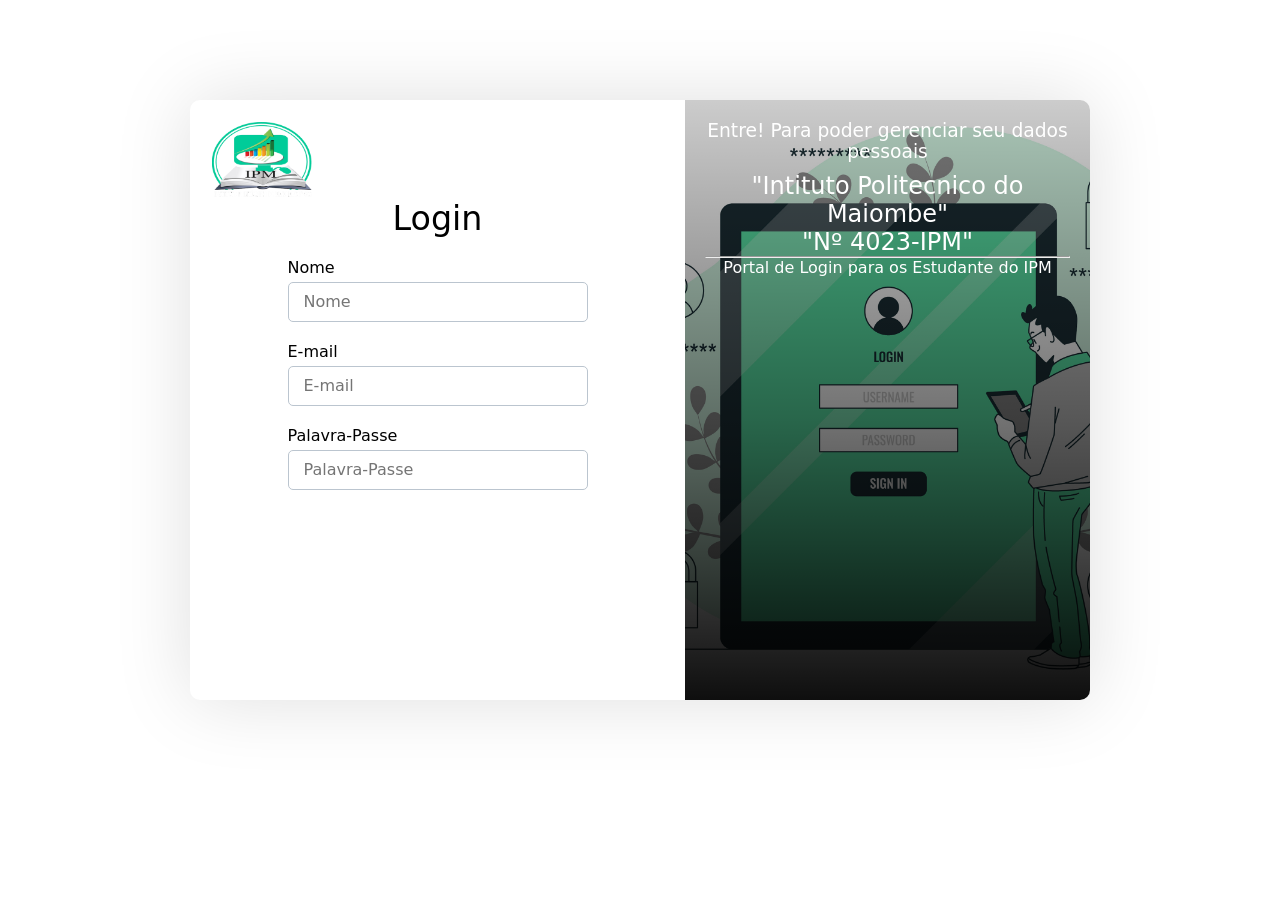
<file: site/public/views/auth/index2.html>
<!DOCTYPE html>
<html lang="en">

<head>
    <meta charset="UTF-8">
    <meta name="viewport" content="width=device-width, initial-scale=1.0">
    <link rel="stylesheet" href="../../../assets/_css/auth/login.css">
    <link rel="stylesheet" href="../../../assets/_css/auth/login-tablet.css">
    <link rel="stylesheet" href="../../../assets/_css/auth/login-pc.css">
    <script src="../../../assets/_js/auth/login.js" defer></script>
    <title>ExtraSoft-Login</title>
 
</head>

<body onload="mostrar()">

    <main>
        <section class="login">
            <div class="logo">
                <img src="../../../assets/_images/auth/logoescola.png" alt="" > 
            </div>
            <div class="formulario">
                <form>
                    <div>
                        <h1>Login</h1>
                    </div>
                    <div class="container">
                        <div class="campo">
                            <label for="username">Nome</label>
                            <input type="text" name="username" id="username" placeholder="Nome" class="input-field">
                        </div>
                        <div class="campo">
                            <label for="email">E-mail</label>
                            <input type="email" name="email" id="email" placeholder="E-mail" class="input-field">
                        </div>
                        <div class="campo">
                            <label for="senha">Palavra-Passe</label>
                            <input type="password" name="senha" id="senha" placeholder="Palavra-Passe" class="input-field">
                        </div>
                        <div class="campo">
                        <button type="submit" id="btn-login" >Entrar</button>
                        </div>
                    </div>

                </form>
            </div>
        </section>
        <section class="info">
            <div class="card">
            <h3>Entre! Para poder gerenciar seu dados pessoais</h3>
<p>
    <strong>"Intituto Politecnico do Maiombe" <br>"Nº 4023-IPM"</strong> <hr>
    <span>Portal de Login para os Estudante do IPM</span>

</p>
            </div>
        </section>
    </main>
</body>

</html>
</file>
<file: site/assets/_css/library/style.css>
:root {
    --cd1: #004f11;
    --cd2: #00781a;
    --cd3: #00bb28;
    --cd4: #02e934;
    --cd5: #0074f9;
    --cd6: #00000094;
}
htm,body::-webkit-scrollbar{
    display: none;
}
* {
    padding: 0;
    margin: 0;
    font-family: system-ui, -apple-system, BlinkMacSystemFont, 'Segoe UI', Roboto, Oxygen, Ubuntu, Cantarell, 'Open Sans', 'Helvetica Neue', sans-serif;
    font-weight: 100;
}

nav {
    background-color: var(--cd1);
    height: 60px;
    display: flex;
    justify-content: space-between;
    align-items: center;



}

nav h1 {
    color: #fff;
    font-weight: 500;
    padding-left: 5px;
}

nav div {
    display: flex;
}

nav a {
    border-radius: 5px;
    margin: 5px;
    background-color: var(--cd2);
    text-decoration: none;
    color: #fff;
    padding: 5px;
    cursor: pointer;
}

header {
    background-image: url(../../_images/library/modern-equipped-computer-lab_23-2149241200.jpg);
    height: 350px;
    position: relative;
    background-size: cover;

}

header>.card-header {
    position: absolute;
    display: grid;
    width: 100%;
    height: 100%;
    top: 0;
    left: 0;
    background-image: linear-gradient(to bottom, #000000a7, var(--cd6), #000);
    align-items: center;

}
 
@keyframes animacao_texto_writing {
    0% {
        opacity: 0;
        transform: translateY(280px);
    }

    50% {
        opacity: .5;
        transform: translateY(160px);
    }

    100% {
        opacity: 1;
        transform: translateY(0px);
    }
}

header>.card-header>div h1 {


    animation: animacao_texto_writing .5s linear .5s alternate;


}

header>.card-header>div p {

    animation: animacao_texto_writing .5s linear .5s alternate;


}

header>.card-header>div>* {
    color: #fff;

    text-align: center;
    display: block;

}

header>.card-header>div q {
    color: var(--cd5);
}

header>.card-header>div q ins {

    font-weight: 600;
}

main {
}
main .search-book{
 
display: flex ;
align-items: center;
height: 50px;

}
main .search-book >.card{
    background-color: #ffffff;
    width: 400px;
    margin: auto;
    height: 40px;
    display: flex;
    overflow: hidden;
    border-radius: 5px;
    box-sizing: border-box;
    box-shadow: 0px 0px 20px #b4b4b4;
    padding: 5px;


}
main .search-book >.card span{
    
    align-self: center;
}
main .search-book >.card span::before{
    font-weight: 900;
    font-size: 17pt;
    color: #b4b4b4;

}
main .search-book >.card input{
    width: 100%;
    border: none;
    outline: none;
    background-color: transparent;
    font-size: 13pt;
        padding-left:5px ;
}
main .search-book >.card input::placeholder{
    padding-left:5px ;
}
main #lista-livros{
display: flex;
justify-content: center;
flex-wrap: wrap;
padding: 10px;
}
main #lista-livros .card-book{
    overflow: hidden;
    margin: 10px;

    height: 250px;
    border-radius: 5px;
    display: grid;
    padding: 5px;
    box-sizing: border-box;
    grid-template-columns: repeat(2,1fr);
    flex-grow: 0;
    flex-basis: 300px;
    flex-shrink: 0;
    box-shadow: 0px 0px 20px #b4b4b4;
    transition: all .5s ease-in-out;
    
}
main #lista-livros .card-book:hover{
    transform: translateY(-15px);
}
main #lista-livros .card-book> .img-card{
 
   

}
main #lista-livros .card-book> .img-card .img{
    background-color: #fff;
    display: grid;
    width: 80%;
    margin: 10px auto auto auto;
    border-radius: 5px;
    overflow: hidden;
    height: 190px;
    position: relative;
}

main #lista-livros .card-book> .img-card .img object{
    width:110%;
    height: 100%;
    background-color: #000;
    position: relative;
}
main #lista-livros .card-book> .img-card .img #irma{
    position: absolute;
    content: "";
    top: 0px;
    left: 0px;
    background-color: #00000000;
    width: 100%;
    height: 100%;
}

main #lista-livros .card-book> .img-card .img::before{
    position: absolute;
    top: 0;
    left: 0;

    background-color: #00000048;
    width: 100%;
    height: 100%;
}
main #lista-livros .card-book> .content-card{
  
    display: grid;
    
    
}
main #lista-livros .card-book> .content-card .info{
    padding: 10px;
}
main #lista-livros .card-book> .content-card h3{
    font-weight: 600;

}
main #lista-livros .card-book> .content-card .controlls a{
display: block;
margin:5px auto;
border-radius: 5px;
width: 80%;
background-color: #fff;
text-align: center;
text-decoration: none;
font-weight: 400;
padding: 5px;
box-shadow: 0px 0px 5px #b4b4b4;
color: #000;
transition: all .2s ease-in-out;
    
}
main #lista-livros .card-book> .content-card .controlls a:hover{
    transform: scale(1.05);
}
main #lista-livros .card-book> .content-card .controlls a:nth-child(2){
    cursor: pointer;
    background-color: var(--cd5);
    color: #fff;
}
</file>
<file: site/assets/_css/library/readbook-container.css>
.readbook-container{
 
    top: 0px;
    left: 0px;
    background-color: #00000064;
    width: 100%;
    height: 100%;
    position: fixed;
}
.readbook-container .card{
    width: 80%;
    height: 70%;
    background-color: rgb(255, 255, 255);
    margin: 40px auto;
    border-radius: 5px;
    box-shadow: 0px 0px 50px #00000085;
    overflow: hidden;
    display: grid;

    padding: 20px 10px  30px 10px;

}
.readbook-container .card object{
    width: 100%;
    height: 100%;
    border-radius: 5px;
}
</file>
<file: site/assets/_css/auth/login.css>
@import url(../includes/cores_fontes.css);

* {
    margin: 0;
    padding: 0;
    font-family: system-ui, -apple-system, BlinkMacSystemFont, 'Segoe UI', Roboto, Oxygen, Ubuntu, Cantarell, 'Open Sans', 'Helvetica Neue', sans-serif;
}
 
main.activo {
    margin: auto;
    width: 100%;
    height: 90vh;
    transform: translateY(0px);
    opacity: 1;
}
main{
    transition: all .5s ease-in-out;
    transform: translateY(-20px);
    opacity: 0;

}

main .info {
    display: none;

}  
main .info .card{
    background-image: linear-gradient(to bottom,#00000033, #0000008d,#000);
    height: 100%;
}
 h1{
    text-align: center;
    font-family: system-ui, -apple-system, BlinkMacSystemFont, 'Segoe UI', Roboto, Oxygen, Ubuntu, Cantarell, 'Open Sans', 'Helvetica Neue', sans-serif;
    font-size: 25pt;
    font-weight: 100;
}

main .login {
    height: 100%;
    background-color: rgba(255, 255, 255, 0.192);
    border-radius: 5px;
    width: 95%;
    box-shadow: 0px 0px 5px #f0f0f0;
    margin: 15px auto;
    padding: 10px 5px;
}
main .login .logo{
    margin-left: 20px;
    display: flex;
    
    align-items: center;
    padding: 2px;
    font-weight: 100;
    font-size: 15pt;
    font-family: 'Times New Roman', Times, serif;
}
main .login .logo p{
    opacity: 0.5;
    position: relative;
    width: 0px;
    overflow: hidden;
    transition: all 1s ease-in-out;
    
}
main .login .logo p.show-text{
    opacity: 1;
    width: 90px;


}
main .login .logo p::before{
    position: absolute;
    left: 0;
  bottom: 0;
    content: " ";
    width: 100%;
    height: 3px;
    background-image: linear-gradient(to right,transparent, #0084ff);
}

main .login .logo img {
    width: 100px;
    margin-right: 5px;
    margin-top: 20px;
}

main .login .formulario {

    
    display: flex;
 

}
main .login .formulario form{
    margin: 0px auto;
  
    width: 100%;
    
}
main .login .formulario form .campo{
 
    width: 280px;
    margin: 20px auto;
 
}
main .login .formulario form .campo input,label{
    display: block;
    width: 100%;
    box-sizing: border-box;
}
main .login .formulario form .campo label{
    font-size: 10pt;
    font-weight: 100;
    margin-bottom: 5px;
  
}
main .login .formulario form .campo input{
    padding: 10px;
    height: 40px;
    border-radius: 5px;
 border: 1px solid var(   --bs-secondary);
  font-size: 12pt;
outline: none;
}
main .login .formulario form .campo input::placeholder{
    padding-left
    : 5px;
}
main .login .formulario form .campo button{
    background-color: var(--bs-green);
     
    color: #fff;
    width: 100%;
 
    font-family: 'Segoe UI', Tahoma, Geneva, Verdana, sans-serif;
    border: none;
    border-radius: 5px;
    
    font-size: 0pt;
    cursor: pointer;
    transition: all .4s  ease-in-out
    ;
 height: 0px;
    
}
main .login .formulario form .campo button.activo{
    background-color: var(--bs-green);
    color: #fff;
    width: 100%;
    padding:10px ;
    font-family: 'Segoe UI', Tahoma, Geneva, Verdana, sans-serif;
    border: none;
    border-radius: 5px;
    font-size: 12pt;
    cursor: pointer;
    height: 40px;
    font-size: 12pt;
    line-height: 10px;
   

}
</file>
<file: site/assets/_css/auth/login-tablet.css>
@import url(../includes/cores_fontes.css);
@media screen and (min-width:768px) and (max-width:992px) {/*tablets*/
    main.activo {
    width: 700px;
    height: 500px;
 
    background-color: rgb(255, 255, 255);
    border-radius: 10px;
 
    box-shadow: 0px 0px 77px #dfdfdf;
    margin: 50px auto;
    overflow: hidden;

 
   
    }

    main .info {

    display: grid;  
    height: 100%;
    width: 40%;
    float: right;
background-image: url(../../_images/auth/img-login.jpg);
background-size: cover;
        background-position: center center;
 font-family: system-ui, -apple-system, BlinkMacSystemFont, 'Segoe UI', Roboto, Oxygen, Ubuntu, Cantarell, 'Open Sans', 'Helvetica Neue', sans-serif;
color: #fff;
    }
    main .info .card{
      
     
        height: 100%;
        padding: 20px;
        text-align: center;
       
    }
    main .info .card p{
    margin-top: 10px;
    }
    main .info .card strong{

            font-size: 12pt;
            font-weight: 200;
            color: rgb(255, 255, 255);
 
    }
    .info h3{
     
        font-family: system-ui, -apple-system, BlinkMacSystemFont, 'Segoe UI', Roboto, Oxygen, Ubuntu, Cantarell, 'Open Sans', 'Helvetica Neue', sans-serif;
        font-weight: 100;
        color: #fff;
    }
    main .login {
        padding: 0;
        margin: 0;
        display: block;
        width: 60%;
        background-color: transparent;
        
        float: left;
        position: relative;
        box-shadow: none;
     
    }
    
 
    main .login .formulario {
    
      
     
    
    }
    main .login .formulario form{
      
        
    }
    main .login .formulario form .campo{
  
    }
    main .login .formulario form .campo input,label{
     
    }
    main .login .formulario form .campo label{
       
    }
    main .login .formulario form .campo input{
  
    }
    main .login .formulario form .campo input::placeholder{
 
    }
    main .login .formulario form .campo button{
 
     
        
    }
}
</file>
<file: site/assets/_css/auth/login-pc.css>
@import url(../includes/cores_fontes.css);
@media screen and (min-width:992px)  {/*desktops*/
    main.activo {
        width: 900px;
        height: 600px;
     
        background-color: rgb(255, 255, 255);
        border-radius: 10px;
     
        box-shadow: 0px 0px 77px #dfdfdf;
 
 margin:100px  auto;
        overflow: hidden;
    
     
       
        }
        
        main .info {
    
        display: grid;  
        height: 100%;
        width: 45%;
        float: right;
           
        background-image: url(../../_images/auth/img-login.jpg);
        background-size: cover;
        background-position: center center;

 
    color: #ffffff;
        }
        main .info .card{
       
         
            height: 100%;
            padding: 20px;
            text-align: center;
           
        }
        main .info .card p{
        margin-top: 10px;
        }
        main .info .card strong{
 
            font-size: 18pt;
            font-weight: 200;
            color: rgb(255, 255, 255);
           
              }
              .info h3{
               
                  font-family: system-ui, -apple-system, BlinkMacSystemFont, 'Segoe UI', Roboto, Oxygen, Ubuntu, Cantarell, 'Open Sans', 'Helvetica Neue', sans-serif;
                  font-weight: 100;
                  color: #fff;
              }
        main .login {
            padding: 0;
            margin: 0;
            display: block;
            width: 55%;
            background-color: transparent;
            
            float: left;
            position: relative;
            box-shadow: none;
         
        }
        
     
        main .login .formulario {
        
          
         
        
        }
        main .login .formulario form{
          
            
        }
        main .login .formulario form .campo{
            width: 300px;
   
      
        }
        main .login .formulario form .campo input,label{
         
        }
        main .login .formulario form .campo label{
           font-size: 12pt;
           font-weight: 100;
            
        }
        main .login .formulario form .campo input{
   
  
        }
        main .login .formulario form .campo input::placeholder{
     
        }
        main .login .formulario form .campo button{
     
       
            
        }
}
</file>
